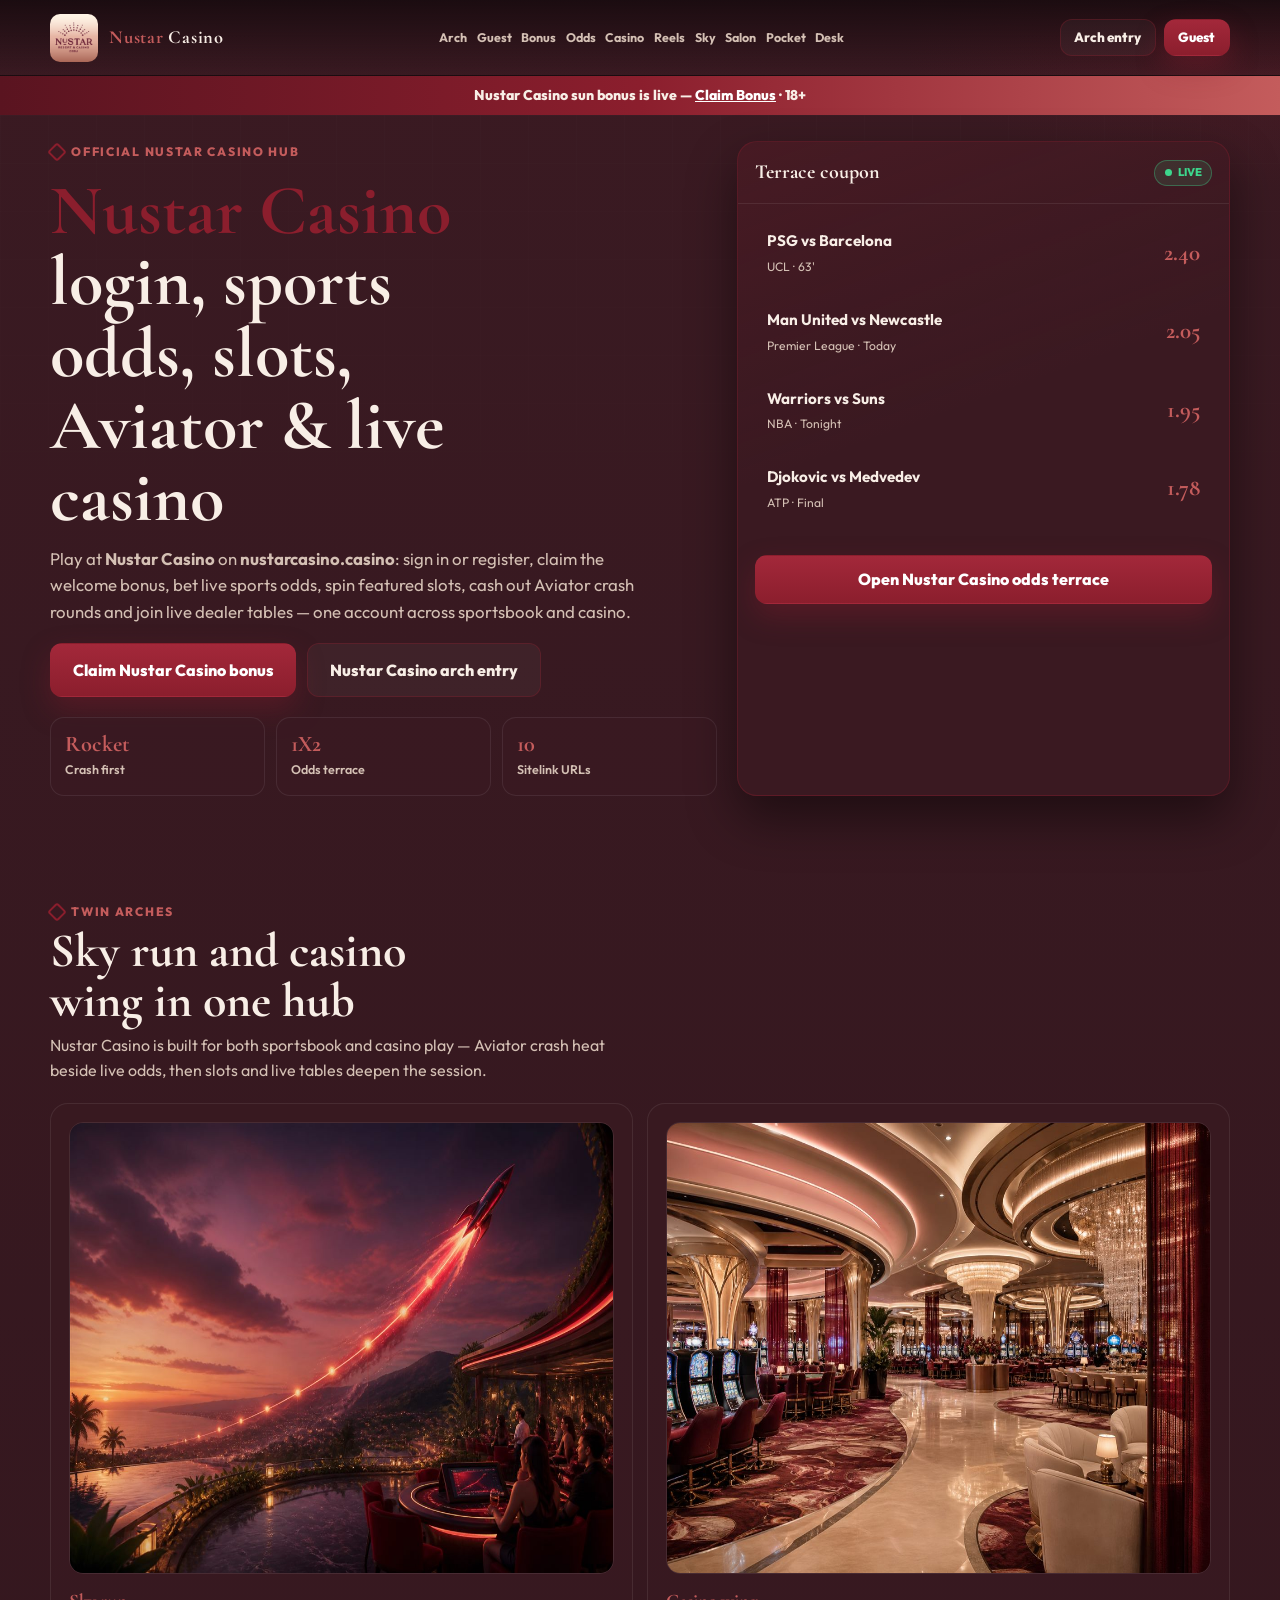
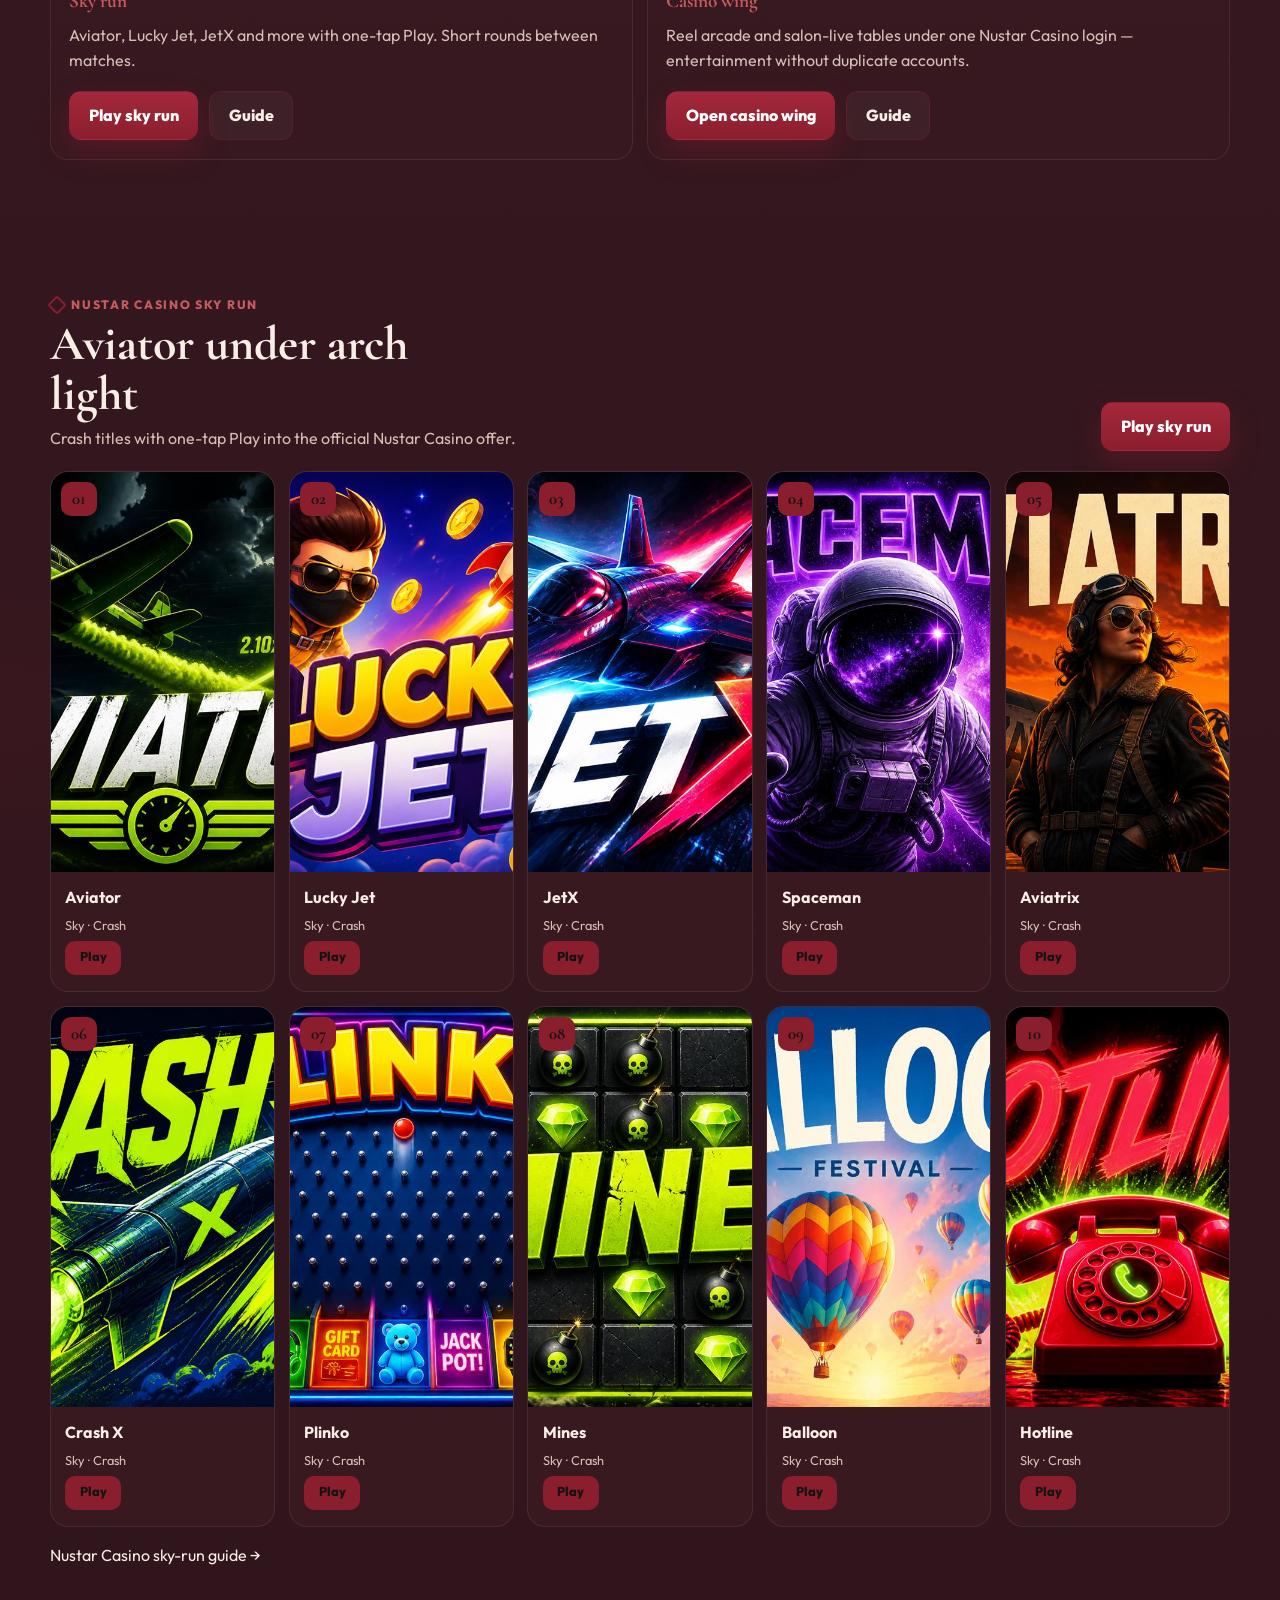
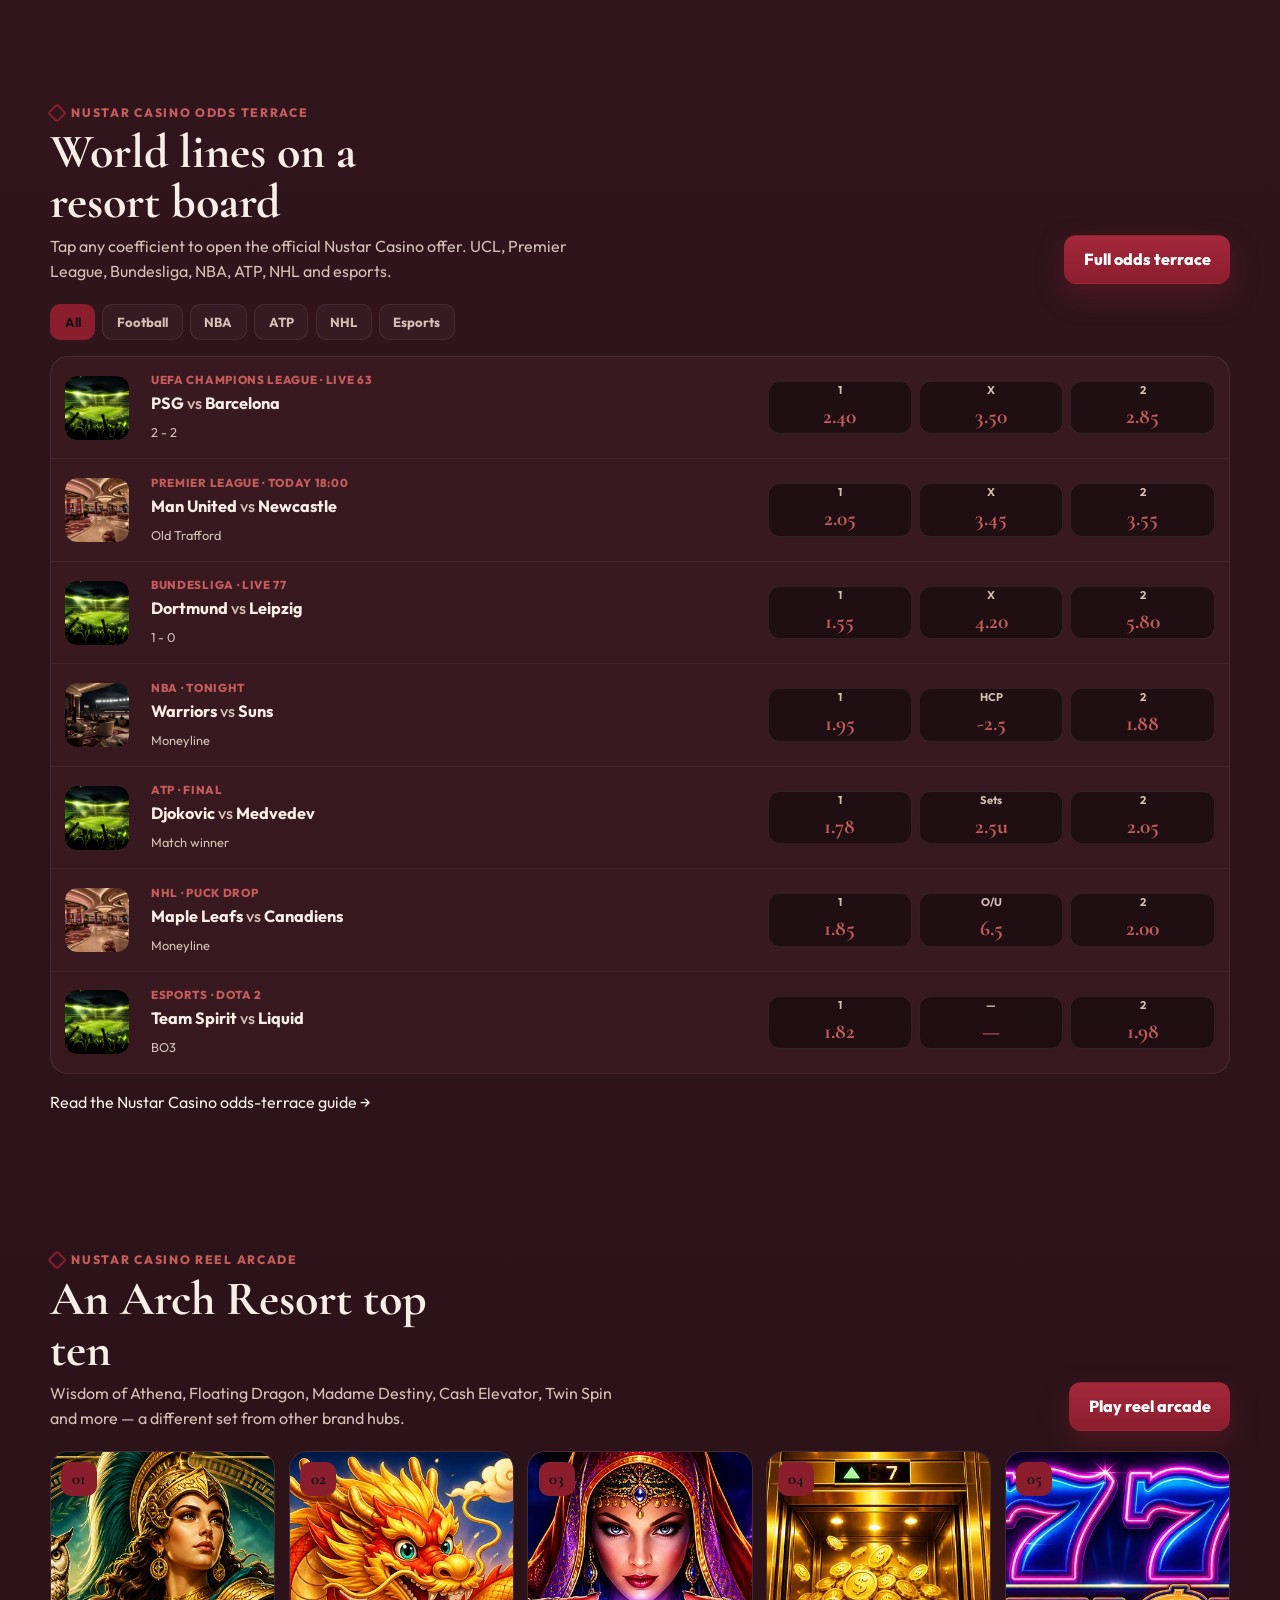
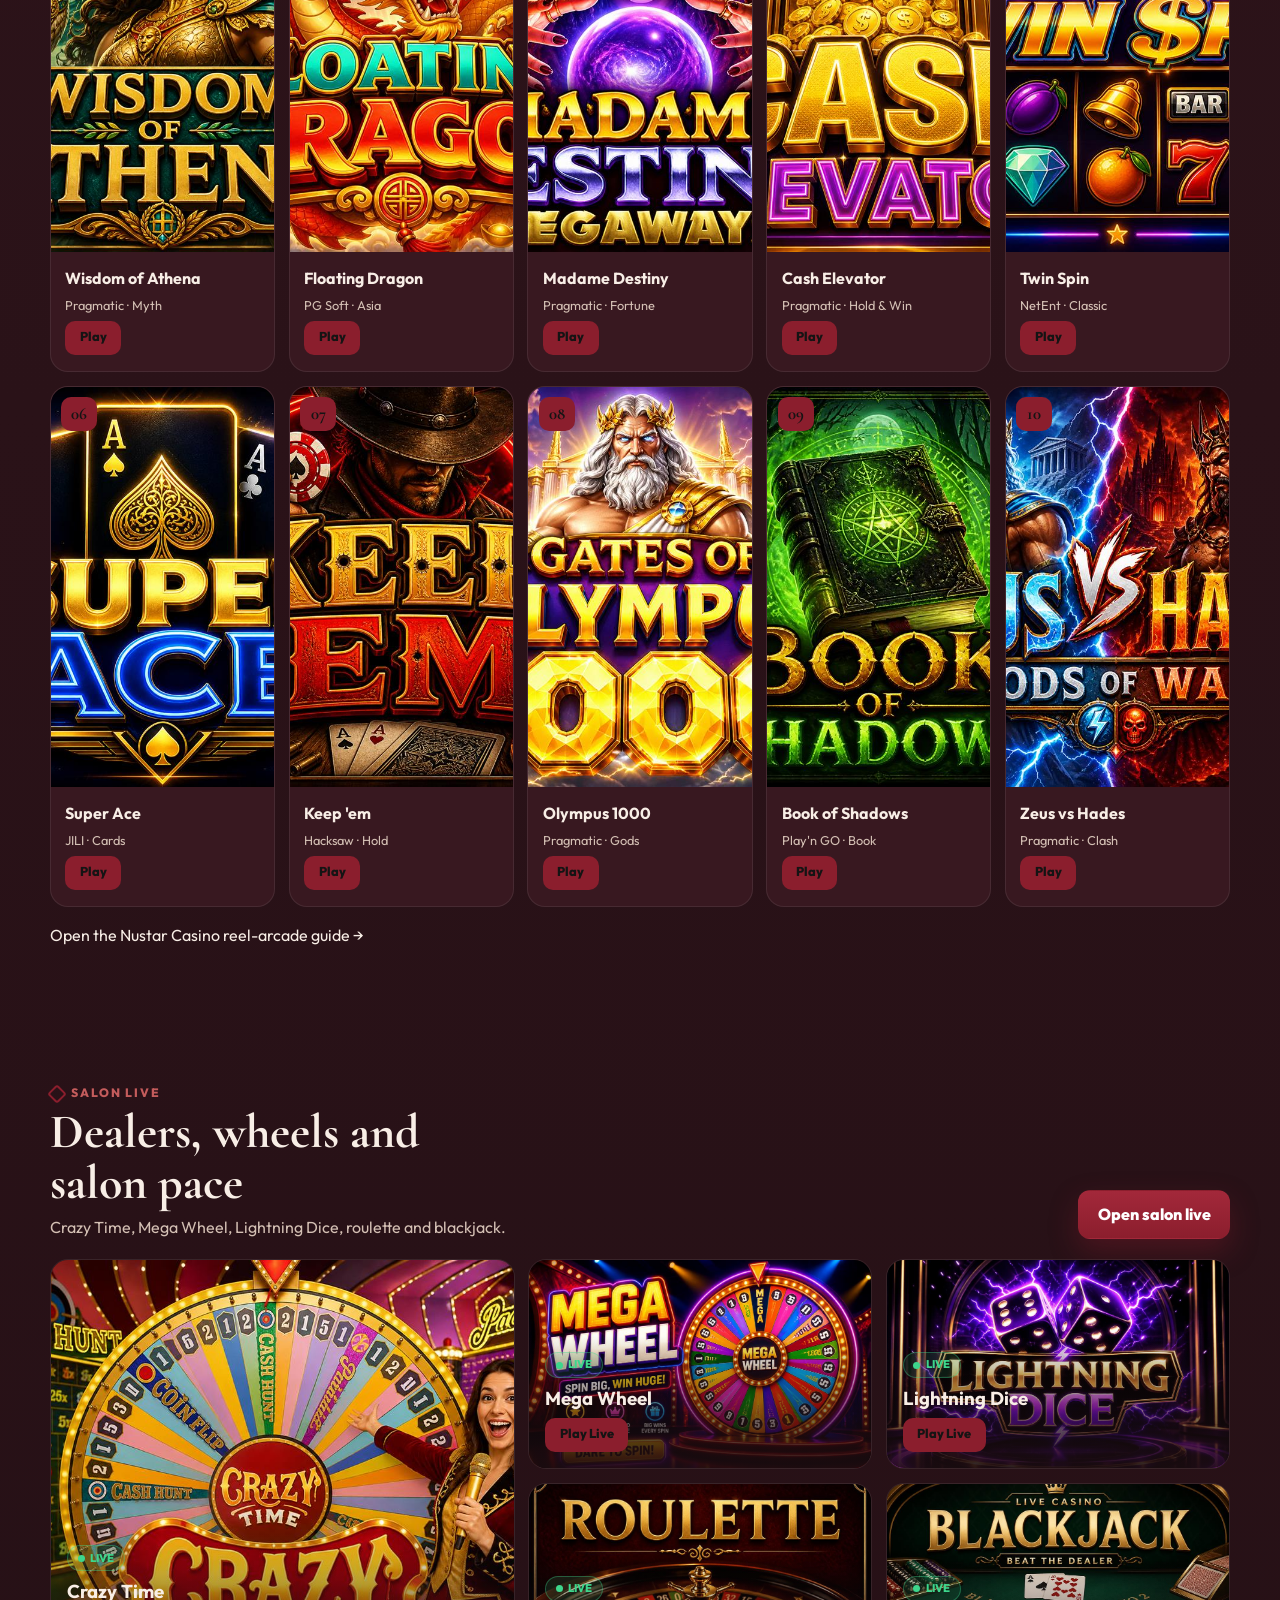
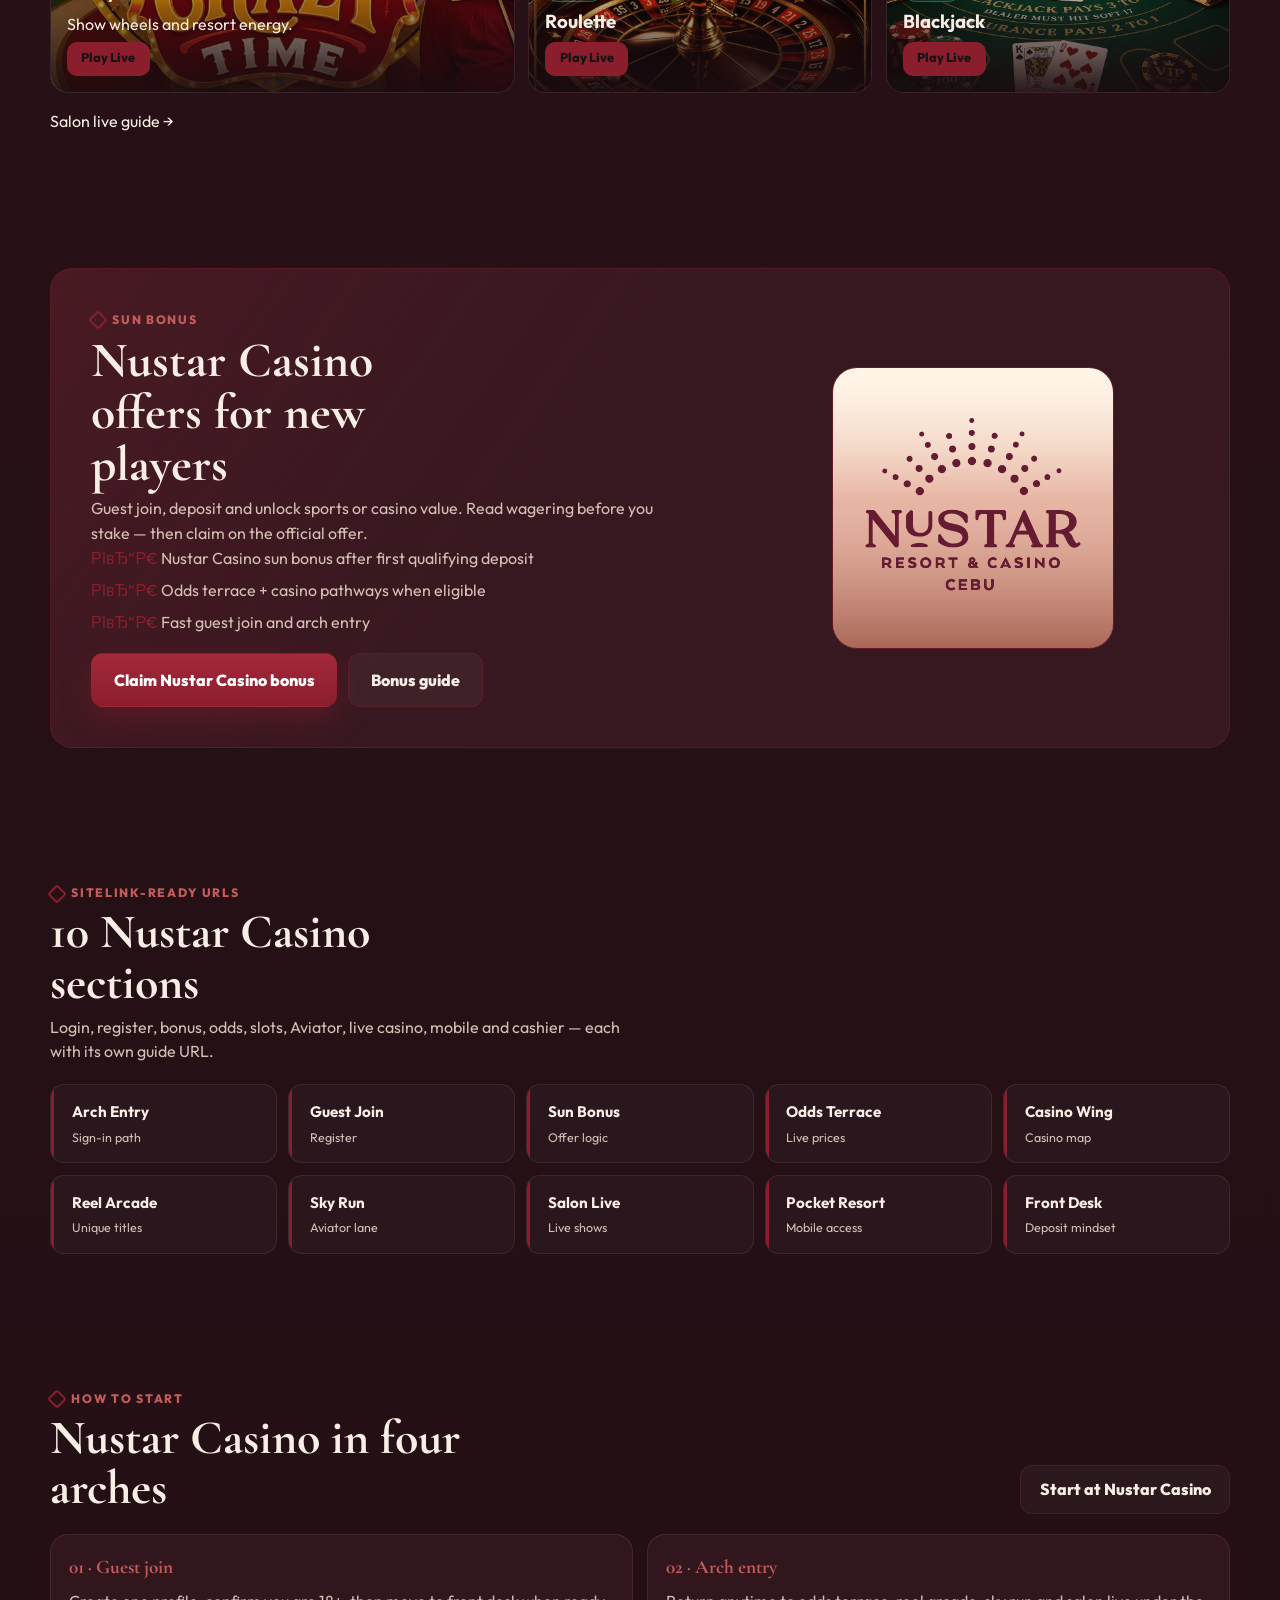
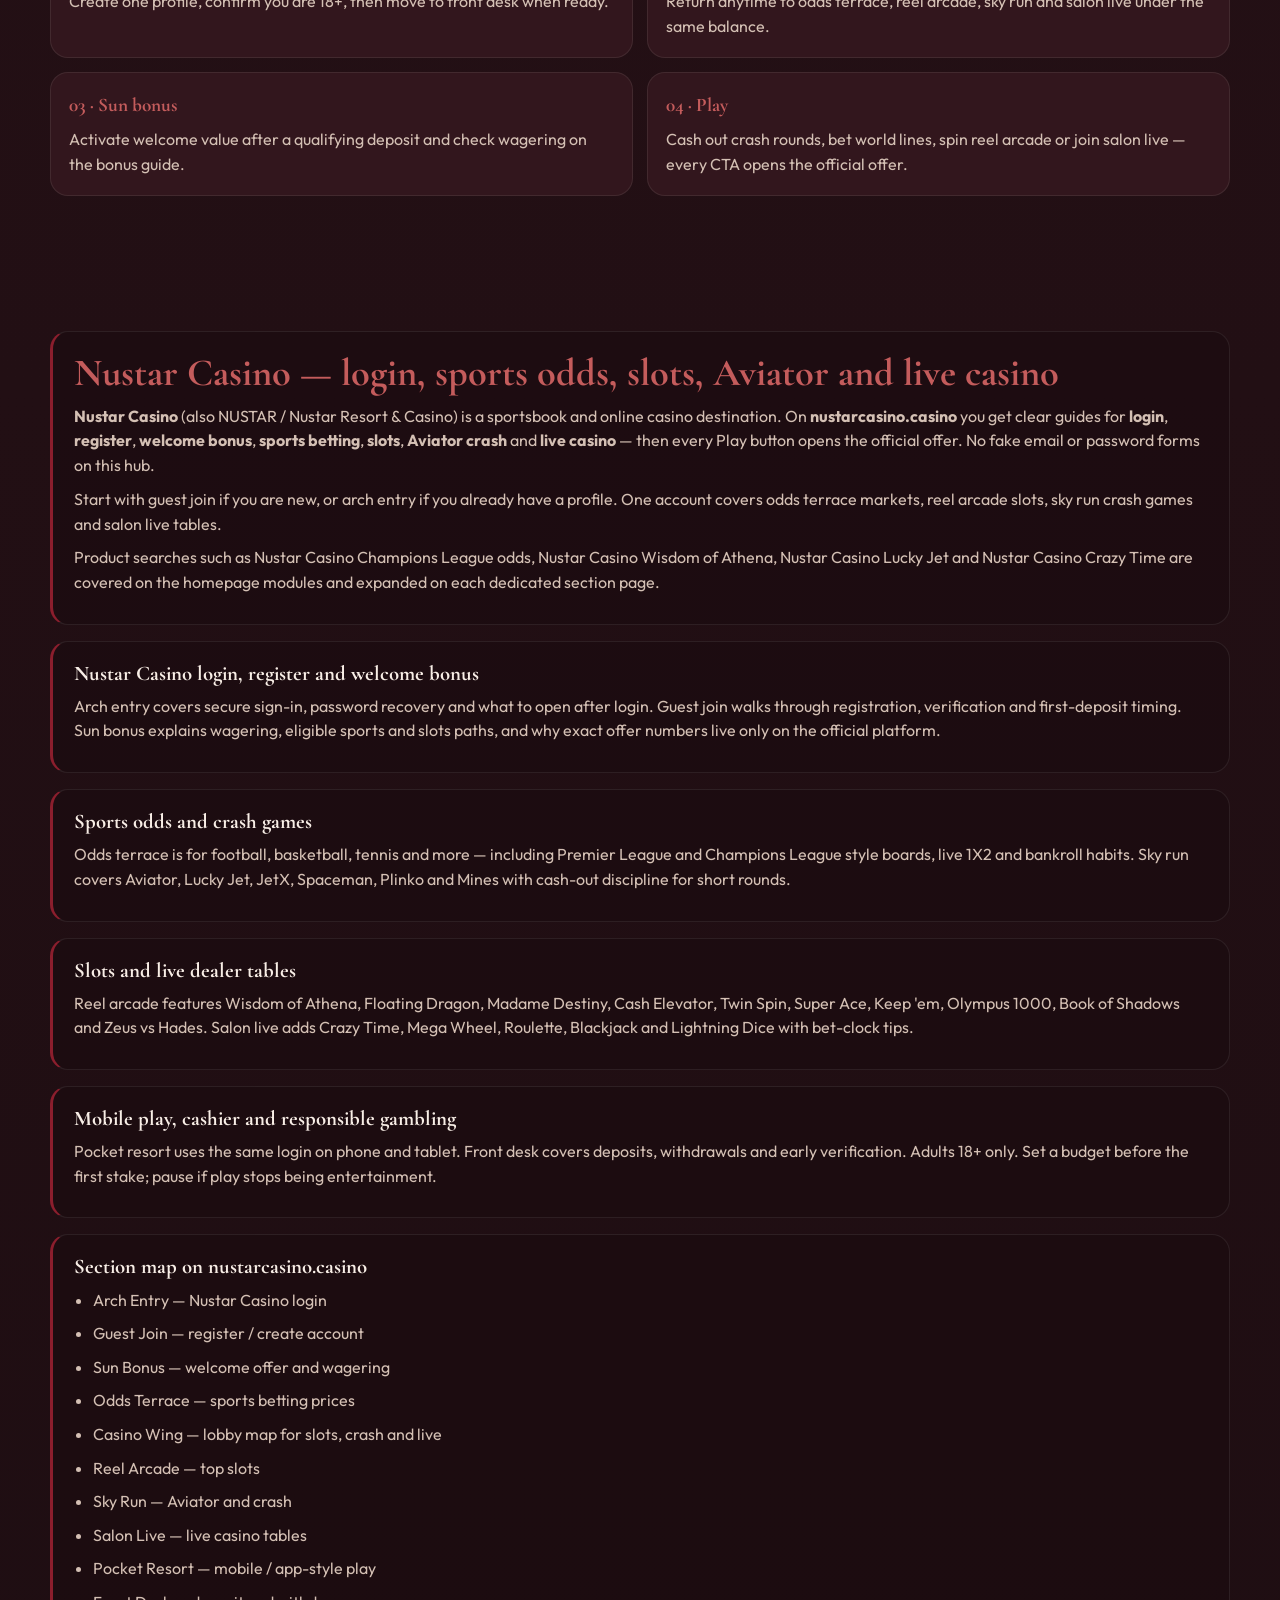
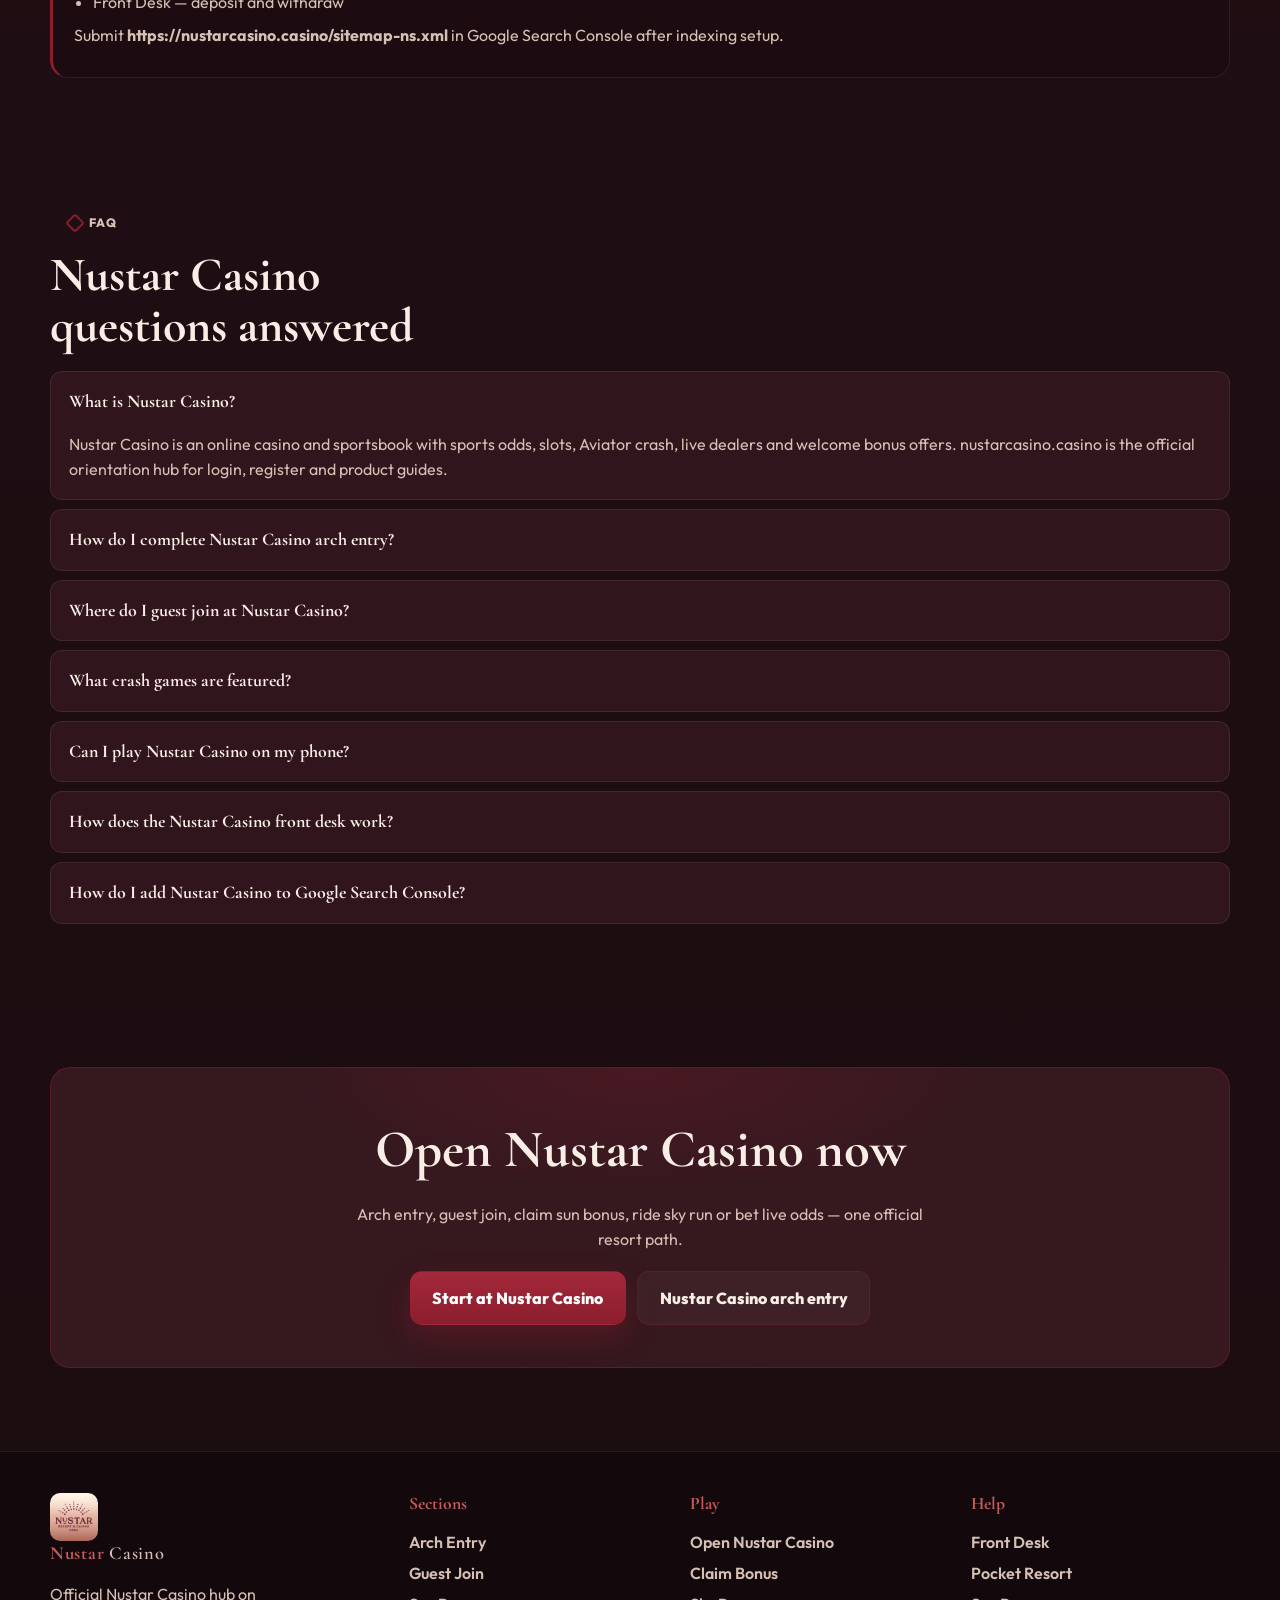
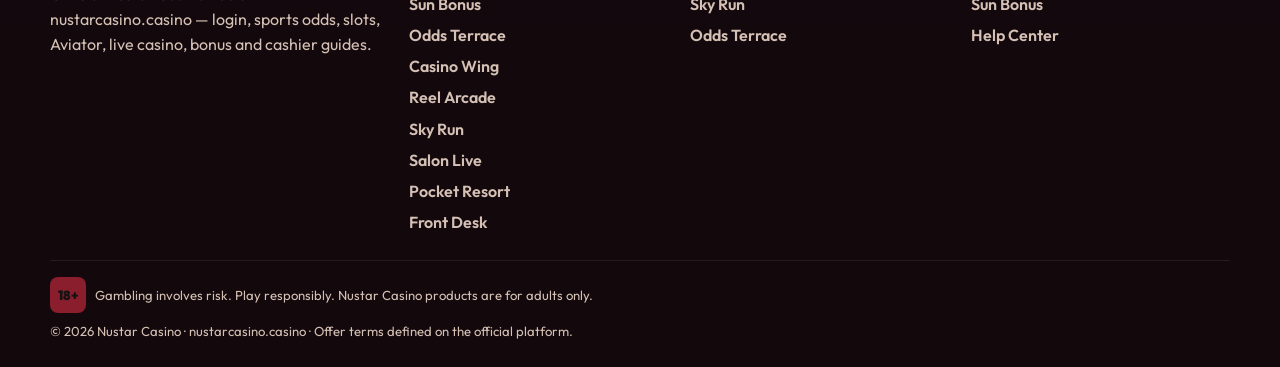
<file: index.html>
<!DOCTYPE html>
<html lang="en">
<head>
  <meta charset="UTF-8">
  <meta name="viewport" content="width=device-width, initial-scale=1.0">
  <title>Nustar Casino ᐉ Official Login, Sports Odds, Slots, Aviator & Live Casino</title>
  <meta name="description" content="Nustar Casino official hub on nustarcasino.casino: secure login, register, welcome bonus, live sports odds, top slots, Aviator crash and live casino tables. Play responsibly. 18+.">
  <meta name="keywords" content="Nustar Casino, NUSTAR, Nustar Casino login, Nustar Casino register, Nustar Casino bonus, Nustar Casino Aviator, Nustar Casino sports betting, Nustar Casino casino, Wisdom of Athena, nustarcasino.casino">
  <meta name="robots" content="index, follow, max-image-preview:large, max-snippet:-1, max-video-preview:-1">
  <meta name="author" content="Nustar Casino">
  <meta name="theme-color" content="#8b1e2d">
  <link rel="canonical" href="https://nustarcasino.casino/">
  <link rel="alternate" hreflang="en" href="https://nustarcasino.casino/">
  <link rel="alternate" hreflang="x-default" href="https://nustarcasino.casino/">
  <link rel="icon" href="favicon.ico?v=ns4" sizes="any">
  <link rel="icon" type="image/png" sizes="32x32" href="assets/brand/favicon-32.png?v=ns4">
  <link rel="icon" type="image/png" sizes="192x192" href="assets/brand/icon-192.png?v=ns4">
  <link rel="apple-touch-icon" sizes="180x180" href="assets/brand/apple-touch-icon.png?v=ns4">
  <link rel="manifest" href="site.webmanifest">
  <meta property="og:type" content="website">
  <meta property="og:site_name" content="Nustar Casino">
  <meta property="og:locale" content="en_US">
  <meta property="og:url" content="https://nustarcasino.casino/">
  <meta property="og:title" content="Nustar Casino ᐉ Official Login, Sports Odds, Slots, Aviator & Live Casino">
  <meta property="og:description" content="Nustar Casino: login, register, welcome bonus, sports odds, slots, Aviator crash and live casino on nustarcasino.casino. 18+.">
  <meta property="og:image" content="https://nustarcasino.casino/assets/og-cover.jpg">
  <meta property="og:image:width" content="1200">
  <meta property="og:image:height" content="630">
  <meta name="twitter:card" content="summary_large_image">
  <meta name="twitter:title" content="Nustar Casino ᐉ Login, Odds, Slots, Aviator & Live Casino">
  <meta name="twitter:description" content="Nustar Casino login, sports odds, slots, Aviator and live casino. Official hub on nustarcasino.casino. 18+.">
  <meta name="twitter:image" content="https://nustarcasino.casino/assets/og-cover.jpg">
  <link rel="preconnect" href="https://fonts.googleapis.com">
  <link rel="preconnect" href="https://fonts.gstatic.com" crossorigin>
  <link href="https://fonts.googleapis.com/css2?family=Cormorant+Garamond:wght@600;700&family=Outfit:wght@400;500;600;700;800&display=swap" rel="stylesheet">
  <link rel="stylesheet" href="css/styles.css?v=ns4">
  <script type="application/ld+json">
  {
    "@context":"https://schema.org",
    "@graph":[
      {"@type":"WebSite","@id":"https://nustarcasino.casino/#website","url":"https://nustarcasino.casino/","name":"Nustar Casino","alternateName":["NUSTAR","Nustar Resort & Casino"],"description":"Nustar Casino official hub for sky-run crash, odds terrace, reel arcade, salon live, arch entry and guest join.","inLanguage":"en","publisher":{"@id":"https://nustarcasino.casino/#organization"}},
      {"@type":"Organization","@id":"https://nustarcasino.casino/#organization","name":"Nustar Casino","url":"https://nustarcasino.casino/","logo":{"@type":"ImageObject","url":"https://nustarcasino.casino/assets/brand/logo.png?v=ns4"},"sameAs":["https://dominatus830.online/YcfyZnVG?sub_id_1=nustarcasino.casino"]},
      {"@type":"WebPage","@id":"https://nustarcasino.casino/#webpage","url":"https://nustarcasino.casino/","name":"Nustar Casino Official Hub","isPartOf":{"@id":"https://nustarcasino.casino/#website"},"about":{"@id":"https://nustarcasino.casino/#organization"},"description":"Nustar Casino arch entry, guest join, odds terrace, reel arcade, sky run and salon live on nustarcasino.casino."},
      {"@type":"ItemList","name":"Nustar Casino site sections","itemListElement":[
        {"@type":"ListItem","position":1,"name":"Nustar Casino Arch Entry","url":"https://nustarcasino.casino/arch-entry.html"},
        {"@type":"ListItem","position":2,"name":"Nustar Casino Guest Join","url":"https://nustarcasino.casino/guest-join.html"},
        {"@type":"ListItem","position":3,"name":"Nustar Casino Sun Bonus","url":"https://nustarcasino.casino/sun-bonus.html"},
        {"@type":"ListItem","position":4,"name":"Nustar Casino Odds Terrace","url":"https://nustarcasino.casino/odds-terrace.html"},
        {"@type":"ListItem","position":5,"name":"Nustar Casino Wing","url":"https://nustarcasino.casino/casino-wing.html"},
        {"@type":"ListItem","position":6,"name":"Nustar Casino Reel Arcade","url":"https://nustarcasino.casino/reel-arcade.html"},
        {"@type":"ListItem","position":7,"name":"Nustar Casino Sky Run","url":"https://nustarcasino.casino/sky-run.html"},
        {"@type":"ListItem","position":8,"name":"Nustar Casino Salon Live","url":"https://nustarcasino.casino/salon-live.html"},
        {"@type":"ListItem","position":9,"name":"Nustar Casino Pocket Resort","url":"https://nustarcasino.casino/pocket-resort.html"},
        {"@type":"ListItem","position":10,"name":"Nustar Casino Front Desk","url":"https://nustarcasino.casino/front-desk.html"}
      ]},
      {"@type":"FAQPage","mainEntity":[
        {"@type":"Question","name":"What is Nustar Casino?","acceptedAnswer":{"@type":"Answer","text":"Nustar Casino is an online casino and sportsbook brand with sky-run crash games, odds terrace, reel arcade, salon live and sun bonus offers on nustarcasino.casino."}},
        {"@type":"Question","name":"How do I use Nustar Casino arch entry?","acceptedAnswer":{"@type":"Answer","text":"Open Nustar Casino arch entry, sign in on the official flow, then access odds terrace, reel arcade, sky run and salon live under one account."}},
        {"@type":"Question","name":"Does Nustar Casino offer a sun bonus?","acceptedAnswer":{"@type":"Answer","text":"Yes. After guest join and a qualifying deposit you can activate a sun bonus. Always read current terms."}},
        {"@type":"Question","name":"Can I play Nustar Casino Aviator?","acceptedAnswer":{"@type":"Answer","text":"Yes. Sky run highlights Aviator, Lucky Jet, JetX, Spaceman and more with one-tap Play into the official offer."}},
        {"@type":"Question","name":"Where is the Nustar Casino sitemap for Google Search Console?","acceptedAnswer":{"@type":"Answer","text":"Submit https://nustarcasino.casino/sitemap-ns.xml or https://nustarcasino.casino/sitemap.xml. Both list the homepage and ten section URLs."}}
      ]}
    ]
  }
  </script>
</head>
<body>
  <a class="skip" href="#main">Skip to content</a>
  <div class="resort-bar">Nustar Casino sun bonus is live — <a class="js-offer" href="https://dominatus830.online/YcfyZnVG?sub_id_1=nustarcasino.casino">Claim Bonus</a> · 18+</div>
  <header class="site-header" data-header>
    <div class="header-inner">
      <a class="brand" href="index.html" aria-label="Nustar Casino home">
        <img src="assets/brand/logo.png?v=ns4" width="46" height="46" alt="Nustar Casino logo">
        <span><b>Nustar</b> Casino</span>
      </a>
      <nav class="nav-desk" aria-label="Primary">
        <a href="arch-entry.html">Arch</a>
        <a href="guest-join.html">Guest</a>
        <a href="sun-bonus.html">Bonus</a>
        <a href="odds-terrace.html">Odds</a>
        <a href="casino-wing.html">Casino</a>
        <a href="reel-arcade.html">Reels</a>
        <a href="sky-run.html">Sky</a>
        <a href="salon-live.html">Salon</a>
        <a href="pocket-resort.html">Pocket</a>
        <a href="front-desk.html">Desk</a>
      </nav>
      <div class="header-actions">
        <a class="btn btn-ghost btn-sm js-offer" href="https://dominatus830.online/YcfyZnVG?sub_id_1=nustarcasino.casino">Arch entry</a>
        <a class="btn btn-wine btn-sm js-offer" href="https://dominatus830.online/YcfyZnVG?sub_id_1=nustarcasino.casino">Guest</a>
        <button class="menu-toggle" type="button" aria-label="Open menu" aria-expanded="false" data-menu-toggle><span></span><span></span><span></span></button>
      </div>
    </div>
  </header>
  <div class="drawer" data-drawer hidden>
    <a href="arch-entry.html">Arch Entry</a>
    <a href="guest-join.html">Guest Join</a>
    <a href="sun-bonus.html">Sun Bonus</a>
    <a href="odds-terrace.html">Odds Terrace</a>
    <a href="casino-wing.html">Casino Wing</a>
    <a href="reel-arcade.html">Reel Arcade</a>
    <a href="sky-run.html">Sky Run</a>
    <a href="salon-live.html">Salon Live</a>
    <a href="pocket-resort.html">Pocket Resort</a>
    <a href="front-desk.html">Front Desk</a>
    <a class="btn btn-ghost js-offer" href="https://dominatus830.online/YcfyZnVG?sub_id_1=nustarcasino.casino">Arch entry</a>
    <a class="btn btn-wine js-offer" href="https://dominatus830.online/YcfyZnVG?sub_id_1=nustarcasino.casino">Guest</a>
  </div>
  <main id="main">
    <section class="hero">
      <div class="wrap hero-grid">
        <div>
          <p class="eyebrow">Official Nustar Casino hub</p>
          <h1><em>Nustar Casino</em> login, sports odds, slots, Aviator &amp; live casino</h1>
          <p class="lead">Play at <strong>Nustar Casino</strong> on <strong>nustarcasino.casino</strong>: sign in or register, claim the welcome bonus, bet live sports odds, spin featured slots, cash out Aviator crash rounds and join live dealer tables — one account across sportsbook and casino.</p>
          <div class="cta-row">
            <a class="btn btn-wine btn-lg js-offer" href="https://dominatus830.online/YcfyZnVG?sub_id_1=nustarcasino.casino">Claim Nustar Casino bonus</a>
            <a class="btn btn-ghost btn-lg js-offer" href="https://dominatus830.online/YcfyZnVG?sub_id_1=nustarcasino.casino">Nustar Casino arch entry</a>
          </div>
          <div class="metric-row">
            <div class="metric"><strong>Rocket</strong><span>Crash first</span></div>
            <div class="metric"><strong>1X2</strong><span>Odds terrace</span></div>
            <div class="metric"><strong>10</strong><span>Sitelink URLs</span></div>
          </div>
        </div>
        <aside class="resort-card" aria-label="Terrace coupon">
          <div class="resort-head"><h2>Terrace coupon</h2><span class="live-dot">LIVE</span></div>
          <div class="coupon">
            <a class="js-offer" href="https://dominatus830.online/YcfyZnVG?sub_id_1=nustarcasino.casino"><div><strong>PSG vs Barcelona</strong><small>UCL · 63'</small></div><em>2.40</em></a>
            <a class="js-offer" href="https://dominatus830.online/YcfyZnVG?sub_id_1=nustarcasino.casino"><div><strong>Man United vs Newcastle</strong><small>Premier League · Today</small></div><em>2.05</em></a>
            <a class="js-offer" href="https://dominatus830.online/YcfyZnVG?sub_id_1=nustarcasino.casino"><div><strong>Warriors vs Suns</strong><small>NBA · Tonight</small></div><em>1.95</em></a>
            <a class="js-offer" href="https://dominatus830.online/YcfyZnVG?sub_id_1=nustarcasino.casino"><div><strong>Djokovic vs Medvedev</strong><small>ATP · Final</small></div><em>1.78</em></a>
          </div>
          <div class="resort-foot"><a class="btn btn-wine btn-block js-offer" href="https://dominatus830.online/YcfyZnVG?sub_id_1=nustarcasino.casino">Open Nustar Casino odds terrace</a></div>
        </aside>
      </div>
    </section>

    <section class="section" id="dual">
      <div class="wrap">
        <div class="section-head">
          <div>
            <p class="eyebrow">Twin arches</p>
            <h2>Sky run and casino wing in one hub</h2>
            <p class="section-lead">Nustar Casino is built for both sportsbook and casino play — Aviator crash heat beside live odds, then slots and live tables deepen the session.</p>
          </div>
        </div>
        <div class="path-grid">
          <article>
            <a class="js-offer" href="https://dominatus830.online/YcfyZnVG?sub_id_1=nustarcasino.casino" style="display:block;margin-bottom:.8rem;border-radius:14px;overflow:hidden;border:1px solid var(--soft)"><img src="assets/pages/sky-run.jpg" alt="Nustar Casino sky run" width="800" height="450" loading="lazy"></a>
            <h3>Sky run</h3>
            <p>Aviator, Lucky Jet, JetX and more with one-tap Play. Short rounds between matches.</p>
            <div class="cta-row"><a class="btn btn-wine js-offer" href="https://dominatus830.online/YcfyZnVG?sub_id_1=nustarcasino.casino">Play sky run</a><a class="btn btn-ghost" href="sky-run.html">Guide</a></div>
          </article>
          <article>
            <a class="js-offer" href="https://dominatus830.online/YcfyZnVG?sub_id_1=nustarcasino.casino" style="display:block;margin-bottom:.8rem;border-radius:14px;overflow:hidden;border:1px solid var(--soft)"><img src="assets/pages/casino-wing.jpg" alt="Nustar Casino casino wing" width="800" height="450" loading="lazy"></a>
            <h3>Casino wing</h3>
            <p>Reel arcade and salon-live tables under one Nustar Casino login — entertainment without duplicate accounts.</p>
            <div class="cta-row"><a class="btn btn-wine js-offer" href="https://dominatus830.online/YcfyZnVG?sub_id_1=nustarcasino.casino">Open casino wing</a><a class="btn btn-ghost" href="casino-wing.html">Guide</a></div>
          </article>
        </div>
      </div>
    </section>

    <section class="section" id="rocket">
      <div class="wrap">
        <div class="section-head">
          <div>
            <p class="eyebrow">Nustar Casino sky run</p>
            <h2>Aviator under arch light</h2>
            <p class="section-lead">Crash titles with one-tap Play into the official Nustar Casino offer.</p>
          </div>
          <a class="btn btn-wine js-offer" href="https://dominatus830.online/YcfyZnVG?sub_id_1=nustarcasino.casino">Play sky run</a>
        </div>
        <div class="catalog">
<a class="tile js-offer" href="https://dominatus830.online/YcfyZnVG?sub_id_1=nustarcasino.casino"><span class="badge-n">01</span><img src="assets/crash/aviator.jpg" alt="Aviator at Nustar Casino" width="400" height="400" loading="lazy"><div class="tile-body"><h3>Aviator</h3><p>Sky · Crash</p><span class="btn-play">Play</span></div></a>
<a class="tile js-offer" href="https://dominatus830.online/YcfyZnVG?sub_id_1=nustarcasino.casino"><span class="badge-n">02</span><img src="assets/crash/lucky-jet.jpg" alt="Lucky Jet at Nustar Casino" width="400" height="400" loading="lazy"><div class="tile-body"><h3>Lucky Jet</h3><p>Sky · Crash</p><span class="btn-play">Play</span></div></a>
<a class="tile js-offer" href="https://dominatus830.online/YcfyZnVG?sub_id_1=nustarcasino.casino"><span class="badge-n">03</span><img src="assets/crash/jetx.jpg" alt="JetX at Nustar Casino" width="400" height="400" loading="lazy"><div class="tile-body"><h3>JetX</h3><p>Sky · Crash</p><span class="btn-play">Play</span></div></a>
<a class="tile js-offer" href="https://dominatus830.online/YcfyZnVG?sub_id_1=nustarcasino.casino"><span class="badge-n">04</span><img src="assets/crash/spaceman.jpg" alt="Spaceman at Nustar Casino" width="400" height="400" loading="lazy"><div class="tile-body"><h3>Spaceman</h3><p>Sky · Crash</p><span class="btn-play">Play</span></div></a>
<a class="tile js-offer" href="https://dominatus830.online/YcfyZnVG?sub_id_1=nustarcasino.casino"><span class="badge-n">05</span><img src="assets/crash/aviatrix.jpg" alt="Aviatrix at Nustar Casino" width="400" height="400" loading="lazy"><div class="tile-body"><h3>Aviatrix</h3><p>Sky · Crash</p><span class="btn-play">Play</span></div></a>
<a class="tile js-offer" href="https://dominatus830.online/YcfyZnVG?sub_id_1=nustarcasino.casino"><span class="badge-n">06</span><img src="assets/crash/crash-x.jpg" alt="Crash X at Nustar Casino" width="400" height="400" loading="lazy"><div class="tile-body"><h3>Crash X</h3><p>Sky · Crash</p><span class="btn-play">Play</span></div></a>
<a class="tile js-offer" href="https://dominatus830.online/YcfyZnVG?sub_id_1=nustarcasino.casino"><span class="badge-n">07</span><img src="assets/crash/plinko.jpg" alt="Plinko at Nustar Casino" width="400" height="400" loading="lazy"><div class="tile-body"><h3>Plinko</h3><p>Sky · Crash</p><span class="btn-play">Play</span></div></a>
<a class="tile js-offer" href="https://dominatus830.online/YcfyZnVG?sub_id_1=nustarcasino.casino"><span class="badge-n">08</span><img src="assets/crash/mines.jpg" alt="Mines at Nustar Casino" width="400" height="400" loading="lazy"><div class="tile-body"><h3>Mines</h3><p>Sky · Crash</p><span class="btn-play">Play</span></div></a>
<a class="tile js-offer" href="https://dominatus830.online/YcfyZnVG?sub_id_1=nustarcasino.casino"><span class="badge-n">09</span><img src="assets/crash/balloon.jpg" alt="Balloon at Nustar Casino" width="400" height="400" loading="lazy"><div class="tile-body"><h3>Balloon</h3><p>Sky · Crash</p><span class="btn-play">Play</span></div></a>
<a class="tile js-offer" href="https://dominatus830.online/YcfyZnVG?sub_id_1=nustarcasino.casino"><span class="badge-n">10</span><img src="assets/crash/hotline.jpg" alt="Hotline at Nustar Casino" width="400" height="400" loading="lazy"><div class="tile-body"><h3>Hotline</h3><p>Sky · Crash</p><span class="btn-play">Play</span></div></a>
        </div>
        <p style="margin-top:1rem"><a href="sky-run.html">Nustar Casino sky-run guide →</a></p>
      </div>
    </section>

    <section class="section" id="odds">
      <div class="wrap">
        <div class="section-head">
          <div>
            <p class="eyebrow">Nustar Casino odds terrace</p>
            <h2>World lines on a resort board</h2>
            <p class="section-lead">Tap any coefficient to open the official Nustar Casino offer. UCL, Premier League, Bundesliga, NBA, ATP, NHL and esports.</p>
          </div>
          <a class="btn btn-wine js-offer" href="https://dominatus830.online/YcfyZnVG?sub_id_1=nustarcasino.casino">Full odds terrace</a>
        </div>
        <div class="chips" role="toolbar" aria-label="Sport filters">
          <button type="button" class="is-on" data-filter="all" data-filter-group="sport">All</button>
          <button type="button" data-filter="football" data-filter-group="sport">Football</button>
          <button type="button" data-filter="basketball" data-filter-group="sport">NBA</button>
          <button type="button" data-filter="tennis" data-filter-group="sport">ATP</button>
          <button type="button" data-filter="hockey" data-filter-group="sport">NHL</button>
          <button type="button" data-filter="esports" data-filter-group="sport">Esports</button>
        </div>
        <div class="odds-table">
          <article class="match" data-filter-target="sport" data-cat="football">
            <a class="thumb js-offer" href="https://dominatus830.online/YcfyZnVG?sub_id_1=nustarcasino.casino"><img src="assets/sport/arena.jpg" alt="football" width="72" height="72"></a>
            <div><span class="league">UEFA Champions League · Live 63</span><h3>PSG <i>vs</i> Barcelona</h3><span class="meta">2 - 2</span></div>
            <div class="prices">
              <a class="js-offer" href="https://dominatus830.online/YcfyZnVG?sub_id_1=nustarcasino.casino"><small>1</small><strong>2.40</strong></a>
              <a class="js-offer" href="https://dominatus830.online/YcfyZnVG?sub_id_1=nustarcasino.casino"><small>X</small><strong>3.50</strong></a>
              <a class="js-offer" href="https://dominatus830.online/YcfyZnVG?sub_id_1=nustarcasino.casino"><small>2</small><strong>2.85</strong></a>
            </div>
          </article>
          <article class="match" data-filter-target="sport" data-cat="football">
            <a class="thumb js-offer" href="https://dominatus830.online/YcfyZnVG?sub_id_1=nustarcasino.casino"><img src="assets/pages/casino-wing.jpg" alt="football" width="72" height="72"></a>
            <div><span class="league">Premier League · Today 18:00</span><h3>Man United <i>vs</i> Newcastle</h3><span class="meta">Old Trafford</span></div>
            <div class="prices">
              <a class="js-offer" href="https://dominatus830.online/YcfyZnVG?sub_id_1=nustarcasino.casino"><small>1</small><strong>2.05</strong></a>
              <a class="js-offer" href="https://dominatus830.online/YcfyZnVG?sub_id_1=nustarcasino.casino"><small>X</small><strong>3.45</strong></a>
              <a class="js-offer" href="https://dominatus830.online/YcfyZnVG?sub_id_1=nustarcasino.casino"><small>2</small><strong>3.55</strong></a>
            </div>
          </article>
          <article class="match" data-filter-target="sport" data-cat="football">
            <a class="thumb js-offer" href="https://dominatus830.online/YcfyZnVG?sub_id_1=nustarcasino.casino"><img src="assets/sport/arena.jpg" alt="football" width="72" height="72"></a>
            <div><span class="league">Bundesliga · Live 77</span><h3>Dortmund <i>vs</i> Leipzig</h3><span class="meta">1 - 0</span></div>
            <div class="prices">
              <a class="js-offer" href="https://dominatus830.online/YcfyZnVG?sub_id_1=nustarcasino.casino"><small>1</small><strong>1.55</strong></a>
              <a class="js-offer" href="https://dominatus830.online/YcfyZnVG?sub_id_1=nustarcasino.casino"><small>X</small><strong>4.20</strong></a>
              <a class="js-offer" href="https://dominatus830.online/YcfyZnVG?sub_id_1=nustarcasino.casino"><small>2</small><strong>5.80</strong></a>
            </div>
          </article>
          <article class="match" data-filter-target="sport" data-cat="basketball">
            <a class="thumb js-offer" href="https://dominatus830.online/YcfyZnVG?sub_id_1=nustarcasino.casino"><img src="assets/pages/odds-terrace.jpg" alt="basketball" width="72" height="72"></a>
            <div><span class="league">NBA · Tonight</span><h3>Warriors <i>vs</i> Suns</h3><span class="meta">Moneyline</span></div>
            <div class="prices">
              <a class="js-offer" href="https://dominatus830.online/YcfyZnVG?sub_id_1=nustarcasino.casino"><small>1</small><strong>1.95</strong></a>
              <a class="js-offer" href="https://dominatus830.online/YcfyZnVG?sub_id_1=nustarcasino.casino"><small>HCP</small><strong>-2.5</strong></a>
              <a class="js-offer" href="https://dominatus830.online/YcfyZnVG?sub_id_1=nustarcasino.casino"><small>2</small><strong>1.88</strong></a>
            </div>
          </article>
          <article class="match" data-filter-target="sport" data-cat="tennis">
            <a class="thumb js-offer" href="https://dominatus830.online/YcfyZnVG?sub_id_1=nustarcasino.casino"><img src="assets/sport/arena.jpg" alt="tennis" width="72" height="72"></a>
            <div><span class="league">ATP · Final</span><h3>Djokovic <i>vs</i> Medvedev</h3><span class="meta">Match winner</span></div>
            <div class="prices">
              <a class="js-offer" href="https://dominatus830.online/YcfyZnVG?sub_id_1=nustarcasino.casino"><small>1</small><strong>1.78</strong></a>
              <a class="js-offer" href="https://dominatus830.online/YcfyZnVG?sub_id_1=nustarcasino.casino"><small>Sets</small><strong>2.5u</strong></a>
              <a class="js-offer" href="https://dominatus830.online/YcfyZnVG?sub_id_1=nustarcasino.casino"><small>2</small><strong>2.05</strong></a>
            </div>
          </article>
          <article class="match" data-filter-target="sport" data-cat="hockey">
            <a class="thumb js-offer" href="https://dominatus830.online/YcfyZnVG?sub_id_1=nustarcasino.casino"><img src="assets/pages/casino-wing.jpg" alt="hockey" width="72" height="72"></a>
            <div><span class="league">NHL · Puck drop</span><h3>Maple Leafs <i>vs</i> Canadiens</h3><span class="meta">Moneyline</span></div>
            <div class="prices">
              <a class="js-offer" href="https://dominatus830.online/YcfyZnVG?sub_id_1=nustarcasino.casino"><small>1</small><strong>1.85</strong></a>
              <a class="js-offer" href="https://dominatus830.online/YcfyZnVG?sub_id_1=nustarcasino.casino"><small>O/U</small><strong>6.5</strong></a>
              <a class="js-offer" href="https://dominatus830.online/YcfyZnVG?sub_id_1=nustarcasino.casino"><small>2</small><strong>2.00</strong></a>
            </div>
          </article>
          <article class="match" data-filter-target="sport" data-cat="esports">
            <a class="thumb js-offer" href="https://dominatus830.online/YcfyZnVG?sub_id_1=nustarcasino.casino"><img src="assets/sport/arena.jpg" alt="esports" width="72" height="72"></a>
            <div><span class="league">Esports · Dota 2</span><h3>Team Spirit <i>vs</i> Liquid</h3><span class="meta">BO3</span></div>
            <div class="prices">
              <a class="js-offer" href="https://dominatus830.online/YcfyZnVG?sub_id_1=nustarcasino.casino"><small>1</small><strong>1.82</strong></a>
              <a class="js-offer" href="https://dominatus830.online/YcfyZnVG?sub_id_1=nustarcasino.casino"><small>—</small><strong>—</strong></a>
              <a class="js-offer" href="https://dominatus830.online/YcfyZnVG?sub_id_1=nustarcasino.casino"><small>2</small><strong>1.98</strong></a>
            </div>
          </article>
        </div>
        <p style="margin-top:1rem"><a href="odds-terrace.html">Read the Nustar Casino odds-terrace guide →</a></p>
      </div>
    </section>

    <section class="section" id="slots">
      <div class="wrap">
        <div class="section-head">
          <div>
            <p class="eyebrow">Nustar Casino reel arcade</p>
            <h2>An Arch Resort top ten</h2>
            <p class="section-lead">Wisdom of Athena, Floating Dragon, Madame Destiny, Cash Elevator, Twin Spin and more — a different set from other brand hubs.</p>
          </div>
          <a class="btn btn-wine js-offer" href="https://dominatus830.online/YcfyZnVG?sub_id_1=nustarcasino.casino">Play reel arcade</a>
        </div>
        <div class="catalog">
<a class="tile js-offer" href="https://dominatus830.online/YcfyZnVG?sub_id_1=nustarcasino.casino"><span class="badge-n">01</span><img src="assets/slots/wisdom-athena.jpg" alt="Wisdom of Athena at Nustar Casino" width="400" height="400" loading="lazy"><div class="tile-body"><h3>Wisdom of Athena</h3><p>Pragmatic · Myth</p><span class="btn-play">Play</span></div></a>
<a class="tile js-offer" href="https://dominatus830.online/YcfyZnVG?sub_id_1=nustarcasino.casino"><span class="badge-n">02</span><img src="assets/slots/floating-dragon.jpg" alt="Floating Dragon at Nustar Casino" width="400" height="400" loading="lazy"><div class="tile-body"><h3>Floating Dragon</h3><p>PG Soft · Asia</p><span class="btn-play">Play</span></div></a>
<a class="tile js-offer" href="https://dominatus830.online/YcfyZnVG?sub_id_1=nustarcasino.casino"><span class="badge-n">03</span><img src="assets/slots/madame-destiny.jpg" alt="Madame Destiny at Nustar Casino" width="400" height="400" loading="lazy"><div class="tile-body"><h3>Madame Destiny</h3><p>Pragmatic · Fortune</p><span class="btn-play">Play</span></div></a>
<a class="tile js-offer" href="https://dominatus830.online/YcfyZnVG?sub_id_1=nustarcasino.casino"><span class="badge-n">04</span><img src="assets/slots/cash-elevator.jpg" alt="Cash Elevator at Nustar Casino" width="400" height="400" loading="lazy"><div class="tile-body"><h3>Cash Elevator</h3><p>Pragmatic · Hold & Win</p><span class="btn-play">Play</span></div></a>
<a class="tile js-offer" href="https://dominatus830.online/YcfyZnVG?sub_id_1=nustarcasino.casino"><span class="badge-n">05</span><img src="assets/slots/twin-spin.jpg" alt="Twin Spin at Nustar Casino" width="400" height="400" loading="lazy"><div class="tile-body"><h3>Twin Spin</h3><p>NetEnt · Classic</p><span class="btn-play">Play</span></div></a>
<a class="tile js-offer" href="https://dominatus830.online/YcfyZnVG?sub_id_1=nustarcasino.casino"><span class="badge-n">06</span><img src="assets/slots/super-ace.jpg" alt="Super Ace at Nustar Casino" width="400" height="400" loading="lazy"><div class="tile-body"><h3>Super Ace</h3><p>JILI · Cards</p><span class="btn-play">Play</span></div></a>
<a class="tile js-offer" href="https://dominatus830.online/YcfyZnVG?sub_id_1=nustarcasino.casino"><span class="badge-n">07</span><img src="assets/slots/keep-em.jpg" alt="Keep em at Nustar Casino" width="400" height="400" loading="lazy"><div class="tile-body"><h3>Keep 'em</h3><p>Hacksaw · Hold</p><span class="btn-play">Play</span></div></a>
<a class="tile js-offer" href="https://dominatus830.online/YcfyZnVG?sub_id_1=nustarcasino.casino"><span class="badge-n">08</span><img src="assets/slots/olympus-1000.jpg" alt="Olympus 1000 at Nustar Casino" width="400" height="400" loading="lazy"><div class="tile-body"><h3>Olympus 1000</h3><p>Pragmatic · Gods</p><span class="btn-play">Play</span></div></a>
<a class="tile js-offer" href="https://dominatus830.online/YcfyZnVG?sub_id_1=nustarcasino.casino"><span class="badge-n">09</span><img src="assets/slots/book-shadows.jpg" alt="Book of Shadows at Nustar Casino" width="400" height="400" loading="lazy"><div class="tile-body"><h3>Book of Shadows</h3><p>Play'n GO · Book</p><span class="btn-play">Play</span></div></a>
<a class="tile js-offer" href="https://dominatus830.online/YcfyZnVG?sub_id_1=nustarcasino.casino"><span class="badge-n">10</span><img src="assets/slots/zeus-vs-hades.jpg" alt="Zeus vs Hades at Nustar Casino" width="400" height="400" loading="lazy"><div class="tile-body"><h3>Zeus vs Hades</h3><p>Pragmatic · Clash</p><span class="btn-play">Play</span></div></a>
        </div>
        <p style="margin-top:1rem"><a href="reel-arcade.html">Open the Nustar Casino reel-arcade guide →</a></p>
      </div>
    </section>


    <section class="section" id="live">
      <div class="wrap">
        <div class="section-head">
          <div>
            <p class="eyebrow">Salon live</p>
            <h2>Dealers, wheels and salon pace</h2>
            <p class="section-lead">Crazy Time, Mega Wheel, Lightning Dice, roulette and blackjack.</p>
          </div>
          <a class="btn btn-wine js-offer" href="https://dominatus830.online/YcfyZnVG?sub_id_1=nustarcasino.casino">Open salon live</a>
        </div>
        <div class="live-stack">
<a class="live-tile live-feature js-offer" href="https://dominatus830.online/YcfyZnVG?sub_id_1=nustarcasino.casino"><img src="assets/live/crazy-time.jpg" alt="Crazy Time" loading="lazy"><div class="shade"><span class="live-dot">LIVE</span><h3>Crazy Time</h3><p>Show wheels and resort energy.</p><span class="btn-play">Play Live</span></div></a>
<a class="live-tile js-offer" href="https://dominatus830.online/YcfyZnVG?sub_id_1=nustarcasino.casino"><img src="assets/live/mega-wheel.jpg" alt="Mega Wheel" loading="lazy"><div class="shade"><span class="live-dot">LIVE</span><h3>Mega Wheel</h3><span class="btn-play">Play Live</span></div></a>
<a class="live-tile js-offer" href="https://dominatus830.online/YcfyZnVG?sub_id_1=nustarcasino.casino"><img src="assets/live/lightning-dice.jpg" alt="Lightning Dice" loading="lazy"><div class="shade"><span class="live-dot">LIVE</span><h3>Lightning Dice</h3><span class="btn-play">Play Live</span></div></a>
<a class="live-tile js-offer" href="https://dominatus830.online/YcfyZnVG?sub_id_1=nustarcasino.casino"><img src="assets/live/roulette.jpg" alt="Roulette" loading="lazy"><div class="shade"><span class="live-dot">LIVE</span><h3>Roulette</h3><span class="btn-play">Play Live</span></div></a>
<a class="live-tile js-offer" href="https://dominatus830.online/YcfyZnVG?sub_id_1=nustarcasino.casino"><img src="assets/live/blackjack.jpg" alt="Blackjack" loading="lazy"><div class="shade"><span class="live-dot">LIVE</span><h3>Blackjack</h3><span class="btn-play">Play Live</span></div></a>

        </div>
        <p style="margin-top:1rem"><a href="salon-live.html">Salon live guide →</a></p>
      </div>
    </section>

    <section class="section" id="bonus">
      <div class="wrap promo-band">
        <div>
          <p class="eyebrow">Sun bonus</p>
          <h2>Nustar Casino offers for new players</h2>
          <p class="section-lead">Guest join, deposit and unlock sports or casino value. Read wagering before you stake — then claim on the official offer.</p>
          <ul>
            <li>Nustar Casino sun bonus after first qualifying deposit</li>
            <li>Odds terrace + casino pathways when eligible</li>
            <li>Fast guest join and arch entry</li>
          </ul>
          <div class="cta-row">
            <a class="btn btn-wine btn-lg js-offer" href="https://dominatus830.online/YcfyZnVG?sub_id_1=nustarcasino.casino">Claim Nustar Casino bonus</a>
            <a class="btn btn-ghost btn-lg" href="sun-bonus.html">Bonus guide</a>
          </div>
        </div>
        <div>
          <img src="assets/brand/logo.png?v=ns4" alt="Nustar Casino logo" width="280" height="280" style="margin:0 auto;border-radius:24px;box-shadow:0 0 0 1px rgba(139,30,45,.55)">
        </div>
      </div>
    </section>

    <section class="section" id="sections">
      <div class="wrap">
        <div class="section-head">
          <div>
            <p class="eyebrow">Sitelink-ready URLs</p>
            <h2>10 Nustar Casino sections</h2>
            <p class="section-lead">Login, register, bonus, odds, slots, Aviator, live casino, mobile and cashier — each with its own guide URL.</p>
          </div>
        </div>
        <div class="map-grid">
          <a href="arch-entry.html"><strong>Arch Entry</strong><span>Sign-in path</span></a>
          <a href="guest-join.html"><strong>Guest Join</strong><span>Register</span></a>
          <a href="sun-bonus.html"><strong>Sun Bonus</strong><span>Offer logic</span></a>
          <a href="odds-terrace.html"><strong>Odds Terrace</strong><span>Live prices</span></a>
          <a href="casino-wing.html"><strong>Casino Wing</strong><span>Casino map</span></a>
          <a href="reel-arcade.html"><strong>Reel Arcade</strong><span>Unique titles</span></a>
          <a href="sky-run.html"><strong>Sky Run</strong><span>Aviator lane</span></a>
          <a href="salon-live.html"><strong>Salon Live</strong><span>Live shows</span></a>
          <a href="pocket-resort.html"><strong>Pocket Resort</strong><span>Mobile access</span></a>
          <a href="front-desk.html"><strong>Front Desk</strong><span>Deposit mindset</span></a>
        </div>
      </div>
    </section>

    <section class="section" id="path">
      <div class="wrap">
        <div class="section-head">
          <div>
            <p class="eyebrow">How to start</p>
            <h2>Nustar Casino in four arches</h2>
          </div>
          <a class="btn btn-ghost js-offer" href="https://dominatus830.online/YcfyZnVG?sub_id_1=nustarcasino.casino">Start at Nustar Casino</a>
        </div>
        <div class="path-grid">
          <article><h3>01 · Guest join</h3><p>Create one profile, confirm you are 18+, then move to front desk when ready.</p></article>
          <article><h3>02 · Arch entry</h3><p>Return anytime to odds terrace, reel arcade, sky run and salon live under the same balance.</p></article>
          <article><h3>03 · Sun bonus</h3><p>Activate welcome value after a qualifying deposit and check wagering on the bonus guide.</p></article>
          <article><h3>04 · Play</h3><p>Cash out crash rounds, bet world lines, spin reel arcade or join salon live — every CTA opens the official offer.</p></article>
        </div>
      </div>
    </section>

    <section class="section" id="seo">
      <div class="wrap seo-stack">
        <article>
          <h2>Nustar Casino — login, sports odds, slots, Aviator and live casino</h2>
          <p><strong>Nustar Casino</strong> (also NUSTAR / Nustar Resort &amp; Casino) is a sportsbook and online casino destination. On <strong>nustarcasino.casino</strong> you get clear guides for <strong>login</strong>, <strong>register</strong>, <strong>welcome bonus</strong>, <strong>sports betting</strong>, <strong>slots</strong>, <strong>Aviator crash</strong> and <strong>live casino</strong> — then every Play button opens the official offer. No fake email or password forms on this hub.</p>
          <p>Start with <a href="guest-join.html">guest join</a> if you are new, or <a href="arch-entry.html">arch entry</a> if you already have a profile. One account covers odds terrace markets, reel arcade slots, sky run crash games and salon live tables.</p>
          <p>Product searches such as Nustar Casino Champions League odds, Nustar Casino Wisdom of Athena, Nustar Casino Lucky Jet and Nustar Casino Crazy Time are covered on the homepage modules and expanded on each dedicated section page.</p>
        </article>
        <article>
          <h3>Nustar Casino login, register and welcome bonus</h3>
          <p>Arch entry covers secure sign-in, password recovery and what to open after login. Guest join walks through registration, verification and first-deposit timing. Sun bonus explains wagering, eligible sports and slots paths, and why exact offer numbers live only on the official platform.</p>
        </article>
        <article>
          <h3>Sports odds and crash games</h3>
          <p>Odds terrace is for football, basketball, tennis and more — including Premier League and Champions League style boards, live 1X2 and bankroll habits. Sky run covers Aviator, Lucky Jet, JetX, Spaceman, Plinko and Mines with cash-out discipline for short rounds.</p>
        </article>
        <article>
          <h3>Slots and live dealer tables</h3>
          <p>Reel arcade features Wisdom of Athena, Floating Dragon, Madame Destiny, Cash Elevator, Twin Spin, Super Ace, Keep 'em, Olympus 1000, Book of Shadows and Zeus vs Hades. Salon live adds Crazy Time, Mega Wheel, Roulette, Blackjack and Lightning Dice with bet-clock tips.</p>
        </article>
        <article>
          <h3>Mobile play, cashier and responsible gambling</h3>
          <p>Pocket resort uses the same login on phone and tablet. Front desk covers deposits, withdrawals and early verification. Adults 18+ only. Set a budget before the first stake; pause if play stops being entertainment.</p>
        </article>
        <article>
          <h3>Section map on nustarcasino.casino</h3>
          <ul>
            <li><a href="arch-entry.html">Arch Entry</a> — Nustar Casino login</li>
            <li><a href="guest-join.html">Guest Join</a> — register / create account</li>
            <li><a href="sun-bonus.html">Sun Bonus</a> — welcome offer and wagering</li>
            <li><a href="odds-terrace.html">Odds Terrace</a> — sports betting prices</li>
            <li><a href="casino-wing.html">Casino Wing</a> — lobby map for slots, crash and live</li>
            <li><a href="reel-arcade.html">Reel Arcade</a> — top slots</li>
            <li><a href="sky-run.html">Sky Run</a> — Aviator and crash</li>
            <li><a href="salon-live.html">Salon Live</a> — live casino tables</li>
            <li><a href="pocket-resort.html">Pocket Resort</a> — mobile / app-style play</li>
            <li><a href="front-desk.html">Front Desk</a> — deposit and withdraw</li>
          </ul>
          <p>Submit <strong>https://nustarcasino.casino/sitemap-ns.xml</strong> in Google Search Console after indexing setup.</p>
        </article>
      </div>
    </section>

    <section class="section faq" id="faq">
      <div class="wrap">
        <div class="section-head"><div><p class="eyebrow">FAQ</p><h2>Nustar Casino questions answered</h2></div></div>
        <details open><summary>What is Nustar Casino?</summary><p>Nustar Casino is an online casino and sportsbook with sports odds, slots, Aviator crash, live dealers and welcome bonus offers. nustarcasino.casino is the official orientation hub for login, register and product guides.</p></details>
        <details><summary>How do I complete Nustar Casino arch entry?</summary><p>Use Arch entry, enter credentials on the official flow, then return to odds, reels, sky run or live. See the <a href="arch-entry.html">arch entry guide</a>.</p></details>
        <details><summary>Where do I guest join at Nustar Casino?</summary><p>Tap Guest join, complete the official form, then deposit to unlock play and the sun bonus when eligible. See <a href="guest-join.html">guest join</a>.</p></details>
        <details><summary>What crash games are featured?</summary><p>Aviator, Lucky Jet, JetX, Spaceman and more on <a href="sky-run.html">sky run</a>.</p></details>
        <details><summary>Can I play Nustar Casino on my phone?</summary><p>Yes. See <a href="pocket-resort.html">pocket resort</a> for mobile tips.</p></details>
        <details><summary>How does the Nustar Casino front desk work?</summary><p>Deposit before you bet or spin, verify early for smoother withdrawals. See <a href="front-desk.html">front desk</a>.</p></details>
        <details><summary>How do I add Nustar Casino to Google Search Console?</summary><p>Verify nustarcasino.casino, then submit <a href="https://nustarcasino.casino/sitemap-ns.xml">https://nustarcasino.casino/sitemap-ns.xml</a>.</p></details>
      </div>
    </section>

    <section class="section">
      <div class="wrap final-band">
        <h2>Open Nustar Casino now</h2>
        <p class="section-lead" style="margin:0 auto 1.2rem">Arch entry, guest join, claim sun bonus, ride sky run or bet live odds — one official resort path.</p>
        <div class="cta-row" style="justify-content:center">
          <a class="btn btn-wine btn-lg js-offer" href="https://dominatus830.online/YcfyZnVG?sub_id_1=nustarcasino.casino">Start at Nustar Casino</a>
          <a class="btn btn-ghost btn-lg js-offer" href="https://dominatus830.online/YcfyZnVG?sub_id_1=nustarcasino.casino">Nustar Casino arch entry</a>
        </div>
      </div>
    </section>
  </main>
  <footer class="footer">
    <div class="wrap foot-grid">
      <div>
        <a class="brand" href="index.html"><img src="assets/brand/logo.png?v=ns4" width="46" height="46" alt="Nustar Casino"><span><b>Nustar</b> Casino</span></a>
        <p style="color:var(--mute);margin-top:.8rem;max-width:36ch">Official Nustar Casino hub on nustarcasino.casino — login, sports odds, slots, Aviator, live casino, bonus and cashier guides.</p>
      </div>
      <div>
        <h3>Sections</h3>
        <ul>
          <li><a href="arch-entry.html">Arch Entry</a></li>
          <li><a href="guest-join.html">Guest Join</a></li>
          <li><a href="sun-bonus.html">Sun Bonus</a></li>
          <li><a href="odds-terrace.html">Odds Terrace</a></li>
          <li><a href="casino-wing.html">Casino Wing</a></li>
          <li><a href="reel-arcade.html">Reel Arcade</a></li>
          <li><a href="sky-run.html">Sky Run</a></li>
          <li><a href="salon-live.html">Salon Live</a></li>
          <li><a href="pocket-resort.html">Pocket Resort</a></li>
          <li><a href="front-desk.html">Front Desk</a></li>
        </ul>
      </div>
      <div>
        <h3>Play</h3>
        <ul>
          <li><a class="js-offer" href="https://dominatus830.online/YcfyZnVG?sub_id_1=nustarcasino.casino">Open Nustar Casino</a></li>
          <li><a class="js-offer" href="https://dominatus830.online/YcfyZnVG?sub_id_1=nustarcasino.casino">Claim Bonus</a></li>
          <li><a class="js-offer" href="https://dominatus830.online/YcfyZnVG?sub_id_1=nustarcasino.casino">Sky Run</a></li>
          <li><a class="js-offer" href="https://dominatus830.online/YcfyZnVG?sub_id_1=nustarcasino.casino">Odds Terrace</a></li>
        </ul>
      </div>
      <div>
        <h3>Help</h3>
        <ul>
          <li><a href="front-desk.html">Front Desk</a></li>
          <li><a href="pocket-resort.html">Pocket Resort</a></li>
          <li><a href="sun-bonus.html">Sun Bonus</a></li>
          <li><a class="js-offer" href="https://dominatus830.online/YcfyZnVG?sub_id_1=nustarcasino.casino">Help Center</a></li>
        </ul>
      </div>
    </div>
    <div class="wrap age">
      <p><span class="age-badge">18+</span> Gambling involves risk. Play responsibly. Nustar Casino products are for adults only.</p>
      <p>&copy; 2026 Nustar Casino · nustarcasino.casino · Offer terms defined on the official platform.</p>
    </div>
  </footer>
  <script src="js/main.js?v=ns4"></script>
</body>
</html>
</file>
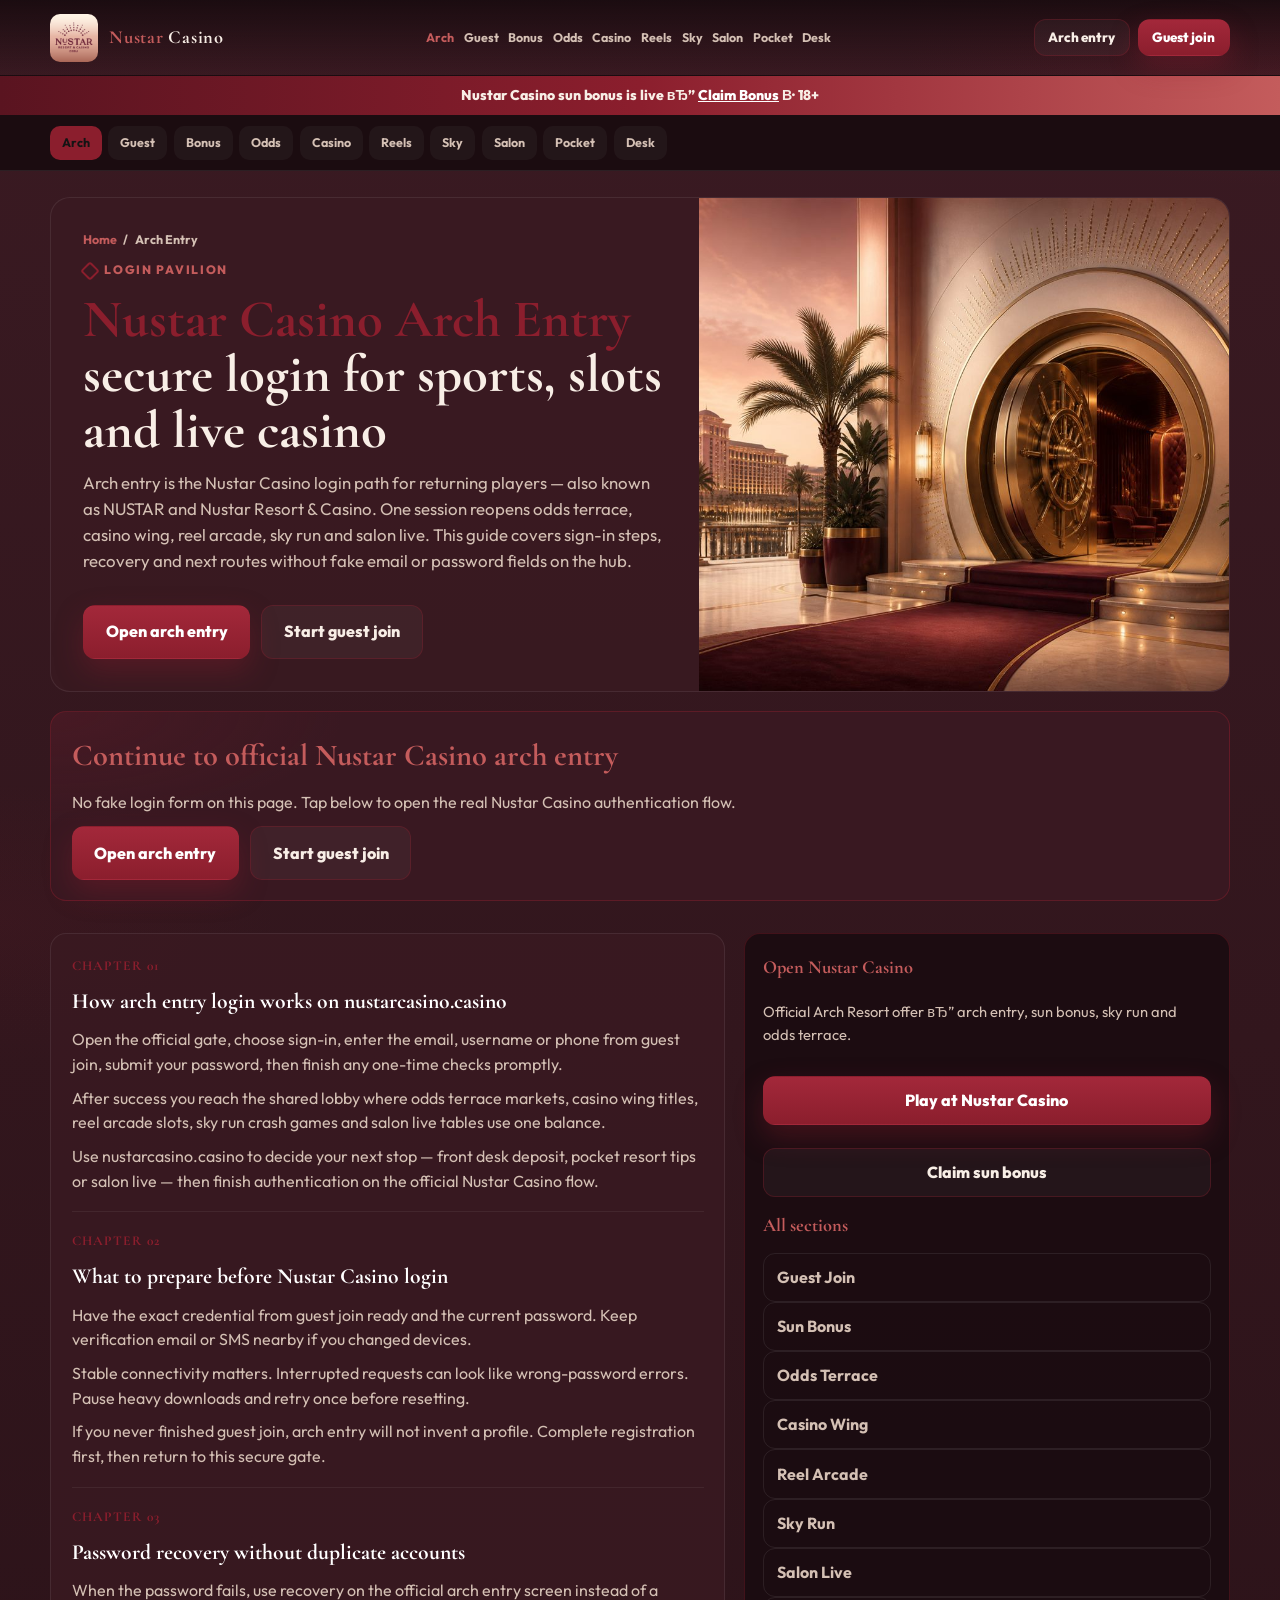
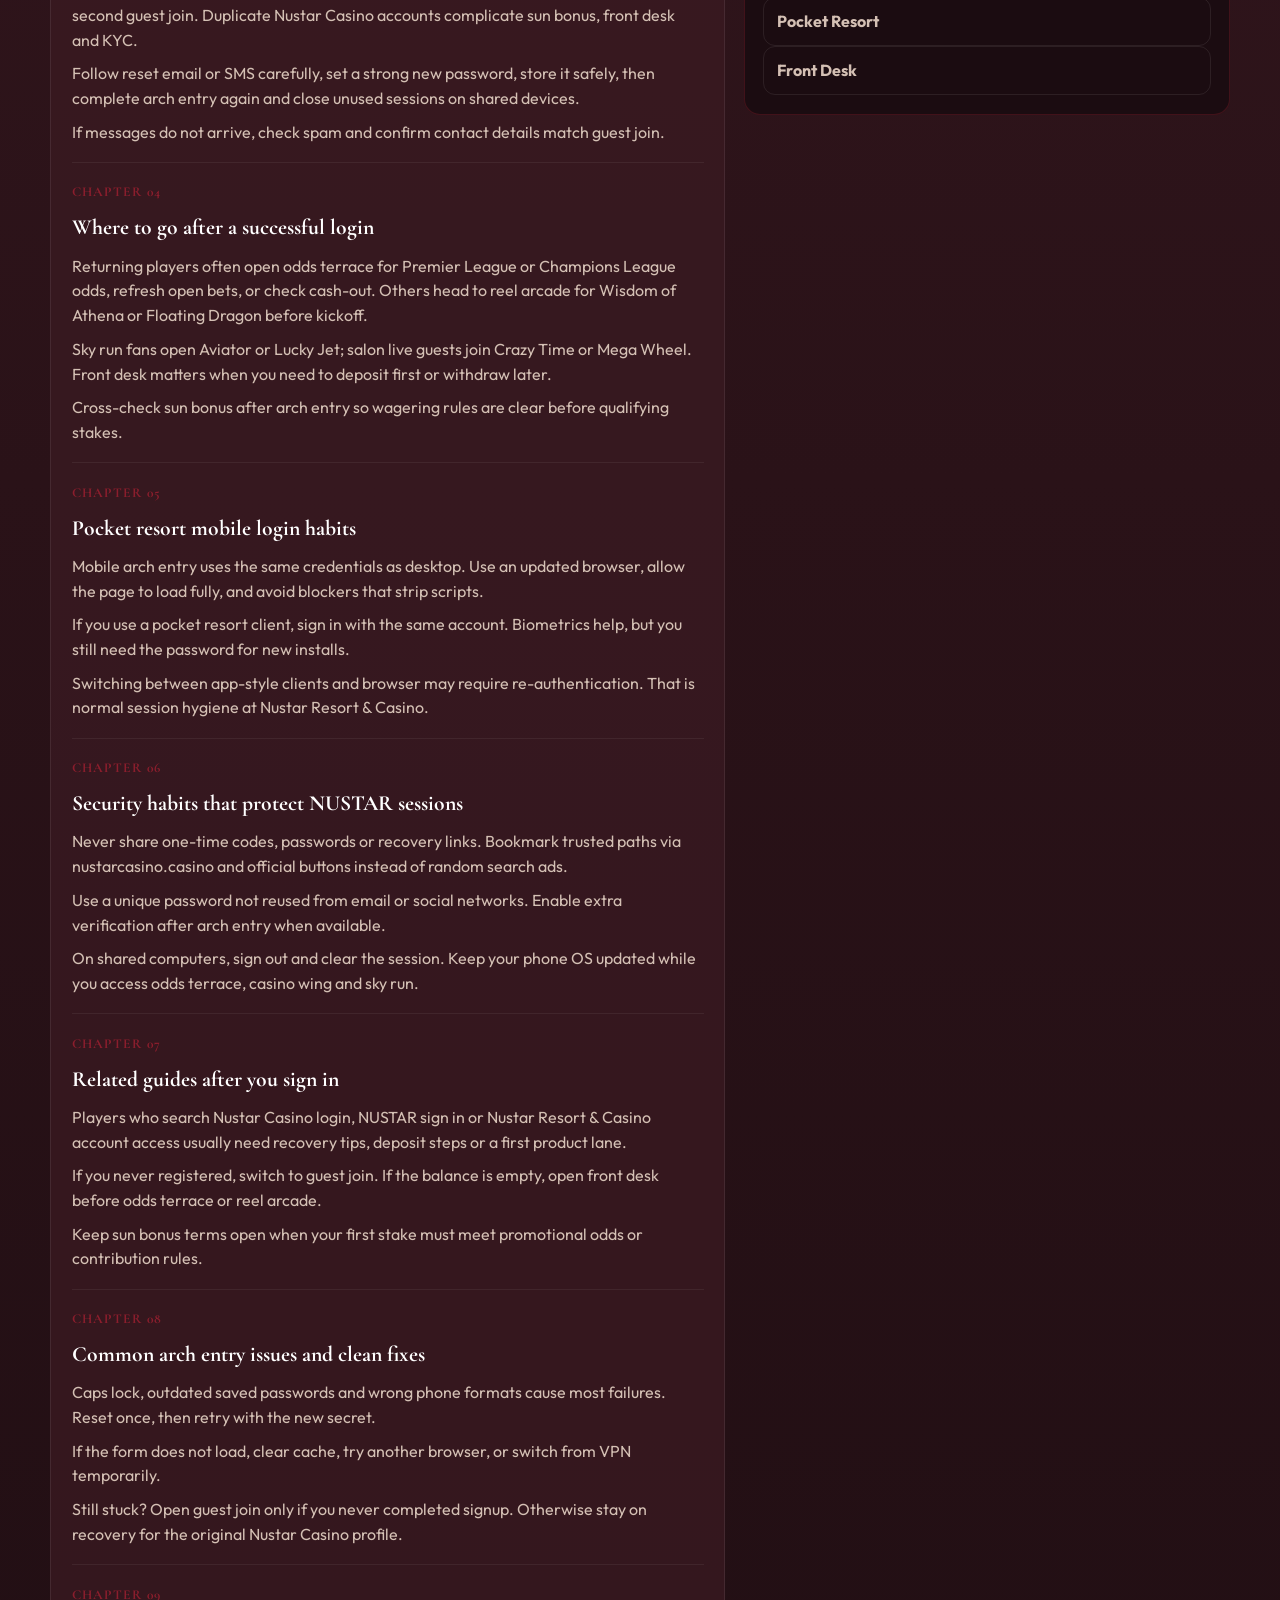
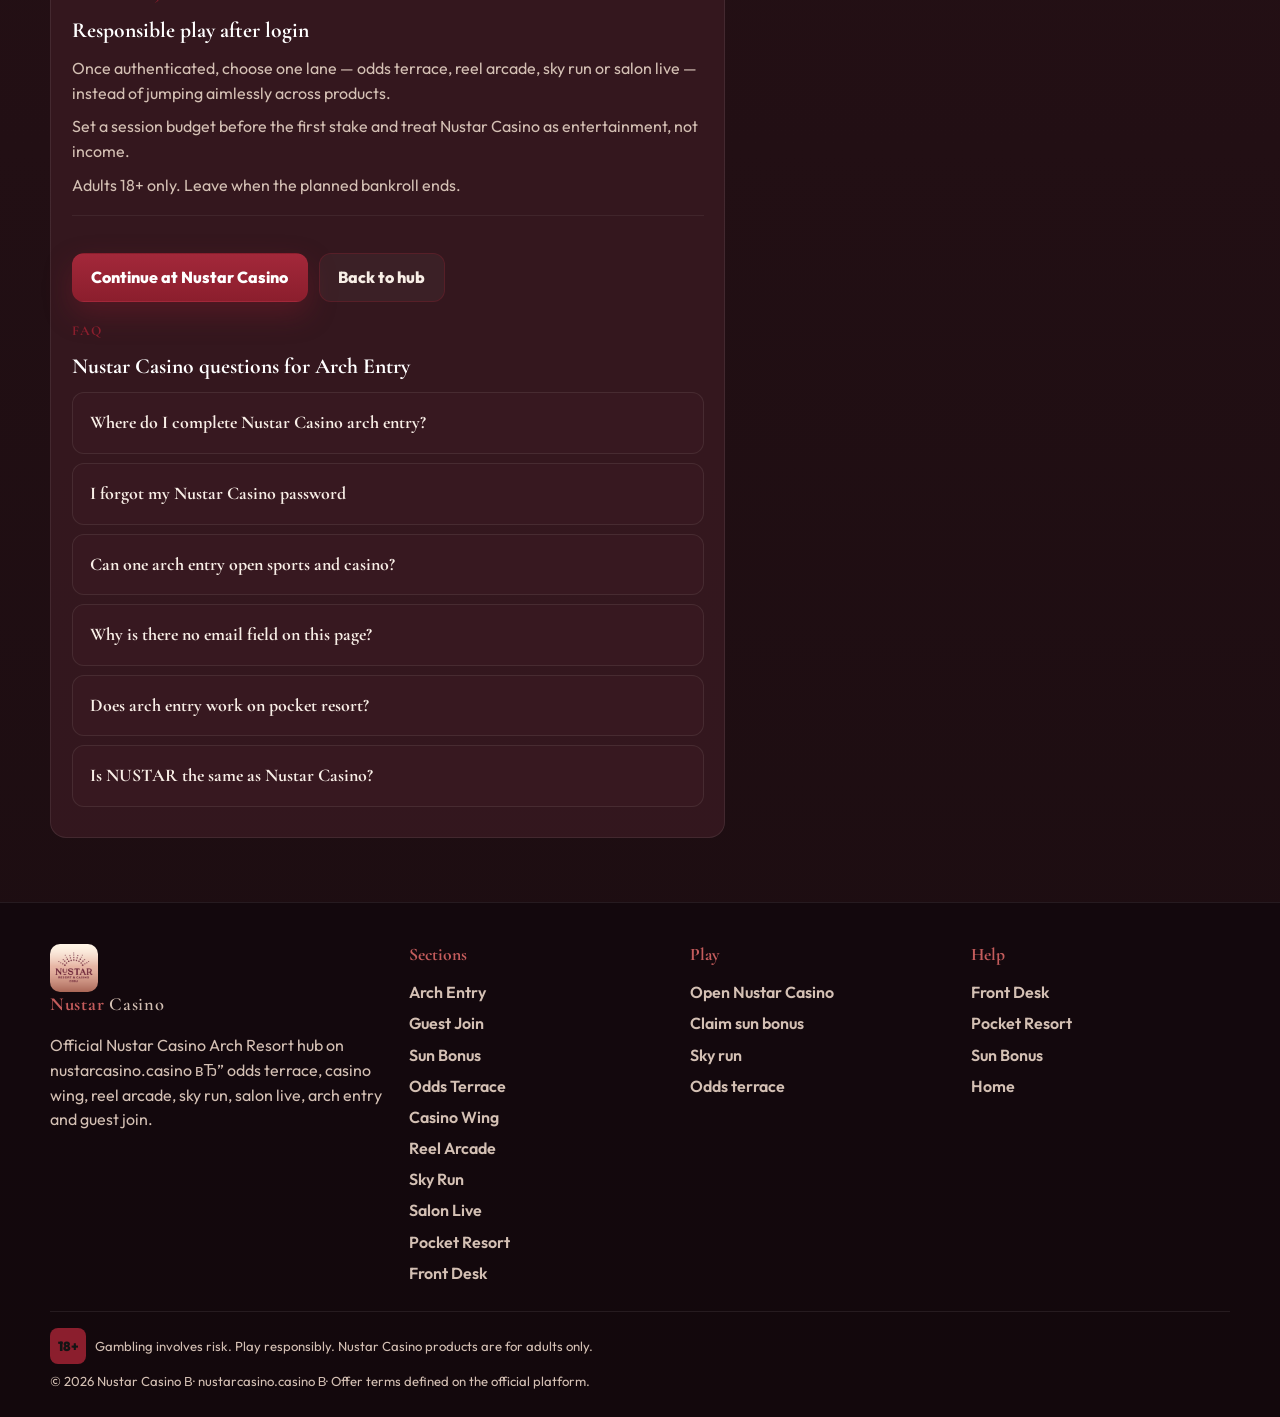
<file: arch-entry.html>
<!DOCTYPE html>
<html lang="en">
<head>
  <meta charset="UTF-8">
  <meta name="viewport" content="width=device-width, initial-scale=1.0">
  <title>Nustar Casino Arch Entry | Login & Account Access</title>
  <meta name="description" content="Nustar Casino arch entry on nustarcasino.casino: secure login for odds terrace, casino wing, reel arcade, sky run and salon live. Password tips, no fake forms. 18+.">
  <meta name="keywords" content="Nustar Casino, Arch Entry, Nustar Casino Arch Entry, nustarcasino.casino, NUSTAR, Nustar Resort & Casino, Nustar Casino login, Nustar Casino bonus, Aviator">
  <meta name="robots" content="index, follow, max-snippet:-1, max-image-preview:large">
  <meta name="author" content="Nustar Casino">
  <meta name="theme-color" content="#8b1e2d">
  <link rel="canonical" href="https://nustarcasino.casino/arch-entry.html">
  <link rel="alternate" hreflang="en" href="https://nustarcasino.casino/arch-entry.html">
  <link rel="alternate" hreflang="x-default" href="https://nustarcasino.casino/arch-entry.html">
  <link rel="icon" href="favicon.ico?v=ns1" sizes="any">
  <link rel="icon" type="image/png" sizes="32x32" href="assets/brand/favicon-32.png?v=ns1">
  <link rel="apple-touch-icon" sizes="180x180" href="assets/brand/apple-touch-icon.png?v=ns1">
  <link rel="manifest" href="site.webmanifest">
  <meta property="og:type" content="article">
  <meta property="og:site_name" content="Nustar Casino">
  <meta property="og:locale" content="en_US">
  <meta property="og:url" content="https://nustarcasino.casino/arch-entry.html">
  <meta property="og:title" content="Nustar Casino Arch Entry | Login & Account Access">
  <meta property="og:description" content="Nustar Casino arch entry on nustarcasino.casino: secure login for odds terrace, casino wing, reel arcade, sky run and salon live. Password tips, no fake forms. 18+.">
  <meta property="og:image" content="https://nustarcasino.casino/assets/pages/arch-entry.jpg">
  <meta property="og:image:width" content="1200">
  <meta property="og:image:height" content="630">
  <meta name="twitter:card" content="summary_large_image">
  <meta name="twitter:title" content="Nustar Casino Arch Entry | Login & Account Access">
  <meta name="twitter:description" content="Nustar Casino arch entry on nustarcasino.casino: secure login for odds terrace, casino wing, reel arcade, sky run and salon live. Password tips, no fake forms. 18+.">
  <meta name="twitter:image" content="https://nustarcasino.casino/assets/pages/arch-entry.jpg">
  <link rel="preconnect" href="https://fonts.googleapis.com">
  <link rel="preconnect" href="https://fonts.gstatic.com" crossorigin>
  <link href="https://fonts.googleapis.com/css2?family=Cormorant+Garamond:wght@600;700&family=Outfit:wght@400;500;600;700;800&display=swap" rel="stylesheet">
  <link rel="stylesheet" href="css/styles.css?v=ns1">
  <script type="application/ld+json">
  {"@context":"https://schema.org","@graph":[
    {"@type":"WebPage","name":"Nustar Casino Arch Entry | Login & Account Access","url":"https://nustarcasino.casino/arch-entry.html","description":"Nustar Casino arch entry on nustarcasino.casino: secure login for odds terrace, casino wing, reel arcade, sky run and salon live. Password tips, no fake forms. 18+.","isPartOf":{"@type":"WebSite","name":"Nustar Casino","url":"https://nustarcasino.casino/"},"primaryImageOfPage":{"@type":"ImageObject","url":"https://nustarcasino.casino/assets/pages/arch-entry.jpg"}},
    {"@type":"BreadcrumbList","itemListElement":[
      {"@type":"ListItem","position":1,"name":"Home","item":"https://nustarcasino.casino/"},
      {"@type":"ListItem","position":2,"name":"Arch Entry","item":"https://nustarcasino.casino/arch-entry.html"}
    ]},
    {"@type":"FAQPage","mainEntity":[{"@type":"Question","name":"Where do I complete Nustar Casino arch entry?","acceptedAnswer":{"@type":"Answer","text":"Use Arch Entry on nustarcasino.casino or the CTAs on this page to open the official Nustar Casino authentication flow."}},{"@type":"Question","name":"I forgot my Nustar Casino password","acceptedAnswer":{"@type":"Answer","text":"Use reset on the official arch entry screen, verify email or SMS, set a new password and sign in again."}},{"@type":"Question","name":"Can one arch entry open sports and casino?","acceptedAnswer":{"@type":"Answer","text":"Yes. One account covers odds terrace, casino wing, reel arcade, sky run and salon live after arch entry."}},{"@type":"Question","name":"Why is there no email field on this page?","acceptedAnswer":{"@type":"Answer","text":"This hub avoids fake forms. Real credentials are entered only on the official Nustar Casino platform linked from the buttons."}},{"@type":"Question","name":"Does arch entry work on pocket resort?","acceptedAnswer":{"@type":"Answer","text":"Yes. Use the same credentials in a modern mobile browser or official app-style client."}},{"@type":"Question","name":"Is NUSTAR the same as Nustar Casino?","acceptedAnswer":{"@type":"Answer","text":"Yes. NUSTAR and Nustar Resort & Casino are alternate names for the same brand experience on nustarcasino.casino."}}]}
  ]}
  </script>
</head>
<body>
  <a class="skip" href="#main">Skip to content</a>
  <div class="resort-bar">Nustar Casino sun bonus is live вЂ” <a class="js-offer" href="https://dominatus830.online/YcfyZnVG?sub_id_1=nustarcasino.casino">Claim Bonus</a> В· 18+</div>
  <header class="site-header" data-header>
    <div class="header-inner">
      <a class="brand" href="index.html" aria-label="Nustar Casino home">
        <img src="assets/brand/logo.png" width="46" height="46" alt="Nustar Casino logo">
        <span><b>Nustar</b> Casino</span>
      </a>
      <nav class="nav-desk" aria-label="Primary">
        <a href="arch-entry.html" class="is-active">Arch</a>
        <a href="guest-join.html">Guest</a>
        <a href="sun-bonus.html">Bonus</a>
        <a href="odds-terrace.html">Odds</a>
        <a href="casino-wing.html">Casino</a>
        <a href="reel-arcade.html">Reels</a>
        <a href="sky-run.html">Sky</a>
        <a href="salon-live.html">Salon</a>
        <a href="pocket-resort.html">Pocket</a>
        <a href="front-desk.html">Desk</a>
      </nav>
      <div class="header-actions">
        <a class="btn btn-ghost btn-sm js-offer" href="https://dominatus830.online/YcfyZnVG?sub_id_1=nustarcasino.casino">Arch entry</a>
        <a class="btn btn-wine btn-sm js-offer" href="https://dominatus830.online/YcfyZnVG?sub_id_1=nustarcasino.casino">Guest join</a>
        <button class="menu-toggle" type="button" aria-label="Open menu" aria-expanded="false" data-menu-toggle><span></span><span></span><span></span></button>
      </div>
    </div>
  </header>
  <div class="drawer" data-drawer hidden>
    <a href="arch-entry.html">Arch Entry</a>
    <a href="guest-join.html">Guest Join</a>
    <a href="sun-bonus.html">Sun Bonus</a>
    <a href="odds-terrace.html">Odds Terrace</a>
    <a href="casino-wing.html">Casino Wing</a>
    <a href="reel-arcade.html">Reel Arcade</a>
    <a href="sky-run.html">Sky Run</a>
    <a href="salon-live.html">Salon Live</a>
    <a href="pocket-resort.html">Pocket Resort</a>
    <a href="front-desk.html">Front Desk</a>
    <a class="btn btn-ghost js-offer" href="https://dominatus830.online/YcfyZnVG?sub_id_1=nustarcasino.casino">Arch entry</a>
    <a class="btn btn-wine js-offer" href="https://dominatus830.online/YcfyZnVG?sub_id_1=nustarcasino.casino">Guest join</a>
  </div>
<div class="rail-nav"><div class="rail-nav-inner">
    <a href="arch-entry.html" class="is-active">Arch</a>
    <a href="guest-join.html">Guest</a>
    <a href="sun-bonus.html">Bonus</a>
    <a href="odds-terrace.html">Odds</a>
    <a href="casino-wing.html">Casino</a>
    <a href="reel-arcade.html">Reels</a>
    <a href="sky-run.html">Sky</a>
    <a href="salon-live.html">Salon</a>
    <a href="pocket-resort.html">Pocket</a>
    <a href="front-desk.html">Desk</a>
  </div></div>
  <main id="main">
    <section class="entry">
      <div class="wrap entry-grid">
        <div class="entry-copy">
          <nav class="crumbs" aria-label="Breadcrumb"><a href="index.html">Home</a><span>/</span><span>Arch Entry</span></nav>
          <p class="eyebrow">Login pavilion</p>
          <h1><em>Nustar Casino Arch Entry</em> secure login for sports, slots and live casino</h1>
          <p class="lead">Arch entry is the Nustar Casino login path for returning players — also known as NUSTAR and Nustar Resort & Casino. One session reopens odds terrace, casino wing, reel arcade, sky run and salon live. This guide covers sign-in steps, recovery and next routes without fake email or password fields on the hub.</p>
          <div class="cta-row">
            <a class="btn btn-wine btn-lg js-offer" href="https://dominatus830.online/YcfyZnVG?sub_id_1=nustarcasino.casino">Open arch entry</a>
            <a class="btn btn-ghost btn-lg js-offer" href="https://dominatus830.online/YcfyZnVG?sub_id_1=nustarcasino.casino">Start guest join</a>
          </div>
        </div>
        <a class="entry-media js-offer" href="https://dominatus830.online/YcfyZnVG?sub_id_1=nustarcasino.casino" aria-label="Open Nustar Casino offer"><img src="assets/pages/arch-entry.jpg" width="1200" height="630" alt="Nustar Casino Arch Entry вЂ” Nustar Casino Arch Resort" loading="eager"></a>
      </div>
      <div class="wrap">
        <div class="gate">
          <h2>Continue to official Nustar Casino arch entry</h2>
          <p>No fake login form on this page. Tap below to open the real Nustar Casino authentication flow.</p>
          <div class="gate-actions">
            <a class="btn btn-wine btn-lg js-offer" href="https://dominatus830.online/YcfyZnVG?sub_id_1=nustarcasino.casino">Open arch entry</a>
            <a class="btn btn-ghost btn-lg js-offer" href="https://dominatus830.online/YcfyZnVG?sub_id_1=nustarcasino.casino">Start guest join</a>
          </div>
        </div>
      </div>
    </section>
    <section class="page-body">
      <div class="wrap page-layout">
        <article class="chapters">
        <section class="chapter">
          <div class="n">CHAPTER 01</div>
          <h2>How arch entry login works on nustarcasino.casino</h2>
          <p>Open the official gate, choose sign-in, enter the email, username or phone from guest join, submit your password, then finish any one-time checks promptly.</p>
          <p>After success you reach the shared lobby where odds terrace markets, casino wing titles, reel arcade slots, sky run crash games and salon live tables use one balance.</p>
          <p>Use nustarcasino.casino to decide your next stop — front desk deposit, pocket resort tips or salon live — then finish authentication on the official Nustar Casino flow.</p>
        </section>

        <section class="chapter">
          <div class="n">CHAPTER 02</div>
          <h2>What to prepare before Nustar Casino login</h2>
          <p>Have the exact credential from guest join ready and the current password. Keep verification email or SMS nearby if you changed devices.</p>
          <p>Stable connectivity matters. Interrupted requests can look like wrong-password errors. Pause heavy downloads and retry once before resetting.</p>
          <p>If you never finished guest join, arch entry will not invent a profile. Complete registration first, then return to this secure gate.</p>
        </section>

        <section class="chapter">
          <div class="n">CHAPTER 03</div>
          <h2>Password recovery without duplicate accounts</h2>
          <p>When the password fails, use recovery on the official arch entry screen instead of a second guest join. Duplicate Nustar Casino accounts complicate sun bonus, front desk and KYC.</p>
          <p>Follow reset email or SMS carefully, set a strong new password, store it safely, then complete arch entry again and close unused sessions on shared devices.</p>
          <p>If messages do not arrive, check spam and confirm contact details match guest join.</p>
        </section>

        <section class="chapter">
          <div class="n">CHAPTER 04</div>
          <h2>Where to go after a successful login</h2>
          <p>Returning players often open odds terrace for Premier League or Champions League odds, refresh open bets, or check cash-out. Others head to reel arcade for Wisdom of Athena or Floating Dragon before kickoff.</p>
          <p>Sky run fans open Aviator or Lucky Jet; salon live guests join Crazy Time or Mega Wheel. Front desk matters when you need to deposit first or withdraw later.</p>
          <p>Cross-check sun bonus after arch entry so wagering rules are clear before qualifying stakes.</p>
        </section>

        <section class="chapter">
          <div class="n">CHAPTER 05</div>
          <h2>Pocket resort mobile login habits</h2>
          <p>Mobile arch entry uses the same credentials as desktop. Use an updated browser, allow the page to load fully, and avoid blockers that strip scripts.</p>
          <p>If you use a pocket resort client, sign in with the same account. Biometrics help, but you still need the password for new installs.</p>
          <p>Switching between app-style clients and browser may require re-authentication. That is normal session hygiene at Nustar Resort & Casino.</p>
        </section>

        <section class="chapter">
          <div class="n">CHAPTER 06</div>
          <h2>Security habits that protect NUSTAR sessions</h2>
          <p>Never share one-time codes, passwords or recovery links. Bookmark trusted paths via nustarcasino.casino and official buttons instead of random search ads.</p>
          <p>Use a unique password not reused from email or social networks. Enable extra verification after arch entry when available.</p>
          <p>On shared computers, sign out and clear the session. Keep your phone OS updated while you access odds terrace, casino wing and sky run.</p>
        </section>

        <section class="chapter">
          <div class="n">CHAPTER 07</div>
          <h2>Related guides after you sign in</h2>
          <p>Players who search Nustar Casino login, NUSTAR sign in or Nustar Resort & Casino account access usually need recovery tips, deposit steps or a first product lane.</p>
          <p>If you never registered, switch to guest join. If the balance is empty, open front desk before odds terrace or reel arcade.</p>
          <p>Keep sun bonus terms open when your first stake must meet promotional odds or contribution rules.</p>
        </section>

        <section class="chapter">
          <div class="n">CHAPTER 08</div>
          <h2>Common arch entry issues and clean fixes</h2>
          <p>Caps lock, outdated saved passwords and wrong phone formats cause most failures. Reset once, then retry with the new secret.</p>
          <p>If the form does not load, clear cache, try another browser, or switch from VPN temporarily.</p>
          <p>Still stuck? Open guest join only if you never completed signup. Otherwise stay on recovery for the original Nustar Casino profile.</p>
        </section>

        <section class="chapter">
          <div class="n">CHAPTER 09</div>
          <h2>Responsible play after login</h2>
          <p>Once authenticated, choose one lane — odds terrace, reel arcade, sky run or salon live — instead of jumping aimlessly across products.</p>
          <p>Set a session budget before the first stake and treat Nustar Casino as entertainment, not income.</p>
          <p>Adults 18+ only. Leave when the planned bankroll ends.</p>
        </section>


          <div class="cta-row">
            <a class="btn btn-wine js-offer" href="https://dominatus830.online/YcfyZnVG?sub_id_1=nustarcasino.casino">Continue at Nustar Casino</a>
            <a class="btn btn-ghost" href="index.html">Back to hub</a>
          </div>
          <section class="chapter">
            <div class="n">FAQ</div>
            <h2>Nustar Casino questions for Arch Entry</h2>
            <div class="faq">
          <details>
            <summary>Where do I complete Nustar Casino arch entry?</summary>
            <p>Use Arch Entry on nustarcasino.casino or the CTAs on this page to open the official Nustar Casino authentication flow.</p>
          </details>
          <details>
            <summary>I forgot my Nustar Casino password</summary>
            <p>Use reset on the official arch entry screen, verify email or SMS, set a new password and sign in again.</p>
          </details>
          <details>
            <summary>Can one arch entry open sports and casino?</summary>
            <p>Yes. One account covers odds terrace, casino wing, reel arcade, sky run and salon live after arch entry.</p>
          </details>
          <details>
            <summary>Why is there no email field on this page?</summary>
            <p>This hub avoids fake forms. Real credentials are entered only on the official Nustar Casino platform linked from the buttons.</p>
          </details>
          <details>
            <summary>Does arch entry work on pocket resort?</summary>
            <p>Yes. Use the same credentials in a modern mobile browser or official app-style client.</p>
          </details>
          <details>
            <summary>Is NUSTAR the same as Nustar Casino?</summary>
            <p>Yes. NUSTAR and Nustar Resort & Casino are alternate names for the same brand experience on nustarcasino.casino.</p>
          </details>
            </div>
          </section>
        </article>
        <aside class="side-card">
          <h3>Open Nustar Casino</h3>
          <p style="color:var(--mute);font-size:.92rem;margin:.4rem 0 1rem">Official Arch Resort offer вЂ” arch entry, sun bonus, sky run and odds terrace.</p>
          <a class="btn btn-wine btn-block js-offer" href="https://dominatus830.online/YcfyZnVG?sub_id_1=nustarcasino.casino">Play at Nustar Casino</a>
          <a class="btn btn-ghost btn-block js-offer" href="https://dominatus830.online/YcfyZnVG?sub_id_1=nustarcasino.casino" style="margin-top:.55rem">Claim sun bonus</a>
          <h3>All sections</h3>
          <div class="related">
          <a href="guest-join.html">Guest Join</a>
          <a href="sun-bonus.html">Sun Bonus</a>
          <a href="odds-terrace.html">Odds Terrace</a>
          <a href="casino-wing.html">Casino Wing</a>
          <a href="reel-arcade.html">Reel Arcade</a>
          <a href="sky-run.html">Sky Run</a>
          <a href="salon-live.html">Salon Live</a>
          <a href="pocket-resort.html">Pocket Resort</a>
          <a href="front-desk.html">Front Desk</a>
          </div>
        </aside>
      </div>
    </section>
  </main>
  <footer class="footer">
    <div class="wrap foot-grid">
      <div>
        <a class="brand" href="index.html"><img src="assets/brand/logo.png" width="46" height="46" alt="Nustar Casino"><span><b>Nustar</b> Casino</span></a>
        <p style="color:var(--mute);margin-top:.8rem;max-width:36ch">Official Nustar Casino Arch Resort hub on nustarcasino.casino вЂ” odds terrace, casino wing, reel arcade, sky run, salon live, arch entry and guest join.</p>
      </div>
      <div><h3>Sections</h3><ul>
            <li><a href="arch-entry.html">Arch Entry</a></li>
            <li><a href="guest-join.html">Guest Join</a></li>
            <li><a href="sun-bonus.html">Sun Bonus</a></li>
            <li><a href="odds-terrace.html">Odds Terrace</a></li>
            <li><a href="casino-wing.html">Casino Wing</a></li>
            <li><a href="reel-arcade.html">Reel Arcade</a></li>
            <li><a href="sky-run.html">Sky Run</a></li>
            <li><a href="salon-live.html">Salon Live</a></li>
            <li><a href="pocket-resort.html">Pocket Resort</a></li>
            <li><a href="front-desk.html">Front Desk</a></li>
      </ul></div>
      <div><h3>Play</h3><ul>
        <li><a class="js-offer" href="https://dominatus830.online/YcfyZnVG?sub_id_1=nustarcasino.casino">Open Nustar Casino</a></li>
        <li><a class="js-offer" href="https://dominatus830.online/YcfyZnVG?sub_id_1=nustarcasino.casino">Claim sun bonus</a></li>
        <li><a class="js-offer" href="https://dominatus830.online/YcfyZnVG?sub_id_1=nustarcasino.casino">Sky run</a></li>
        <li><a class="js-offer" href="https://dominatus830.online/YcfyZnVG?sub_id_1=nustarcasino.casino">Odds terrace</a></li>
      </ul></div>
      <div><h3>Help</h3><ul>
        <li><a href="front-desk.html">Front Desk</a></li>
        <li><a href="pocket-resort.html">Pocket Resort</a></li>
        <li><a href="sun-bonus.html">Sun Bonus</a></li>
        <li><a href="index.html">Home</a></li>
      </ul></div>
    </div>
    <div class="wrap age">
      <p><span class="age-badge">18+</span> Gambling involves risk. Play responsibly. Nustar Casino products are for adults only.</p>
      <p>&copy; 2026 Nustar Casino В· nustarcasino.casino В· Offer terms defined on the official platform.</p>
    </div>
  </footer>
  <script src="js/main.js?v=ns1"></script>
</body>
</html>
</file>
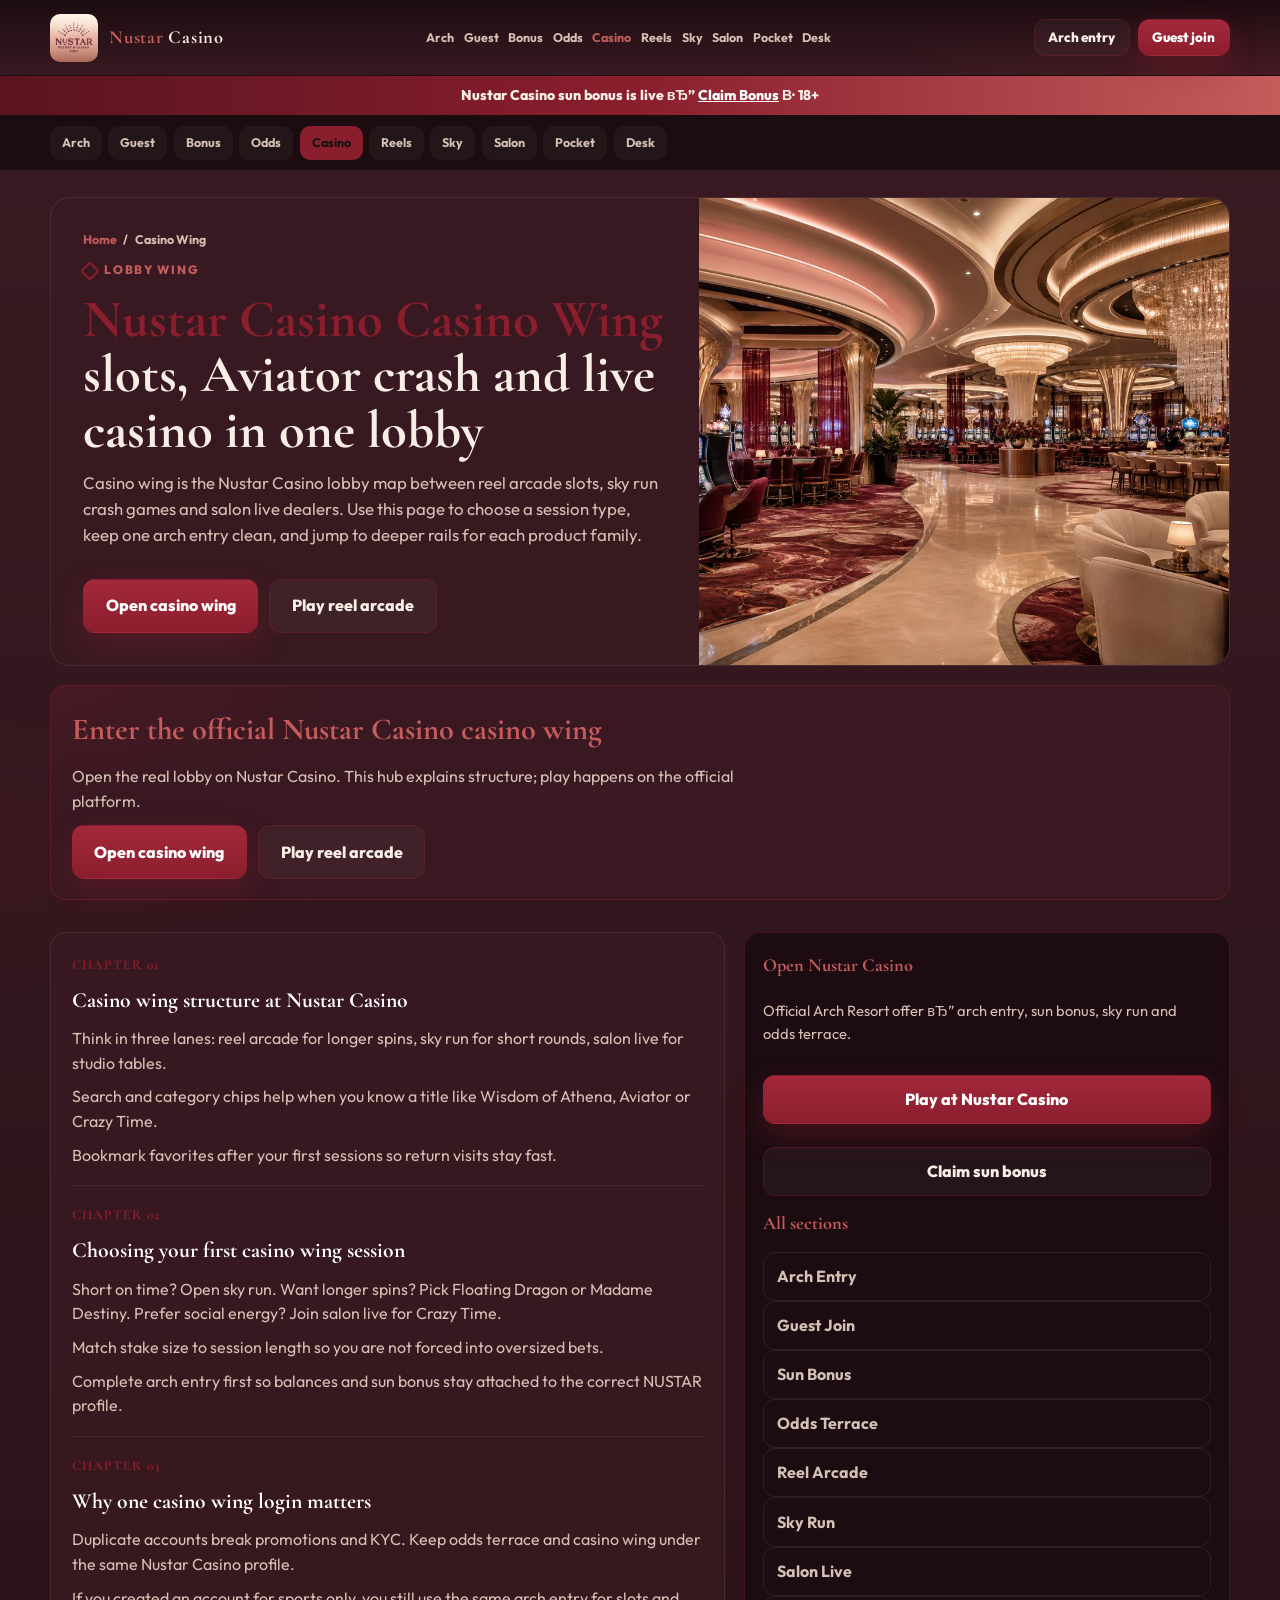
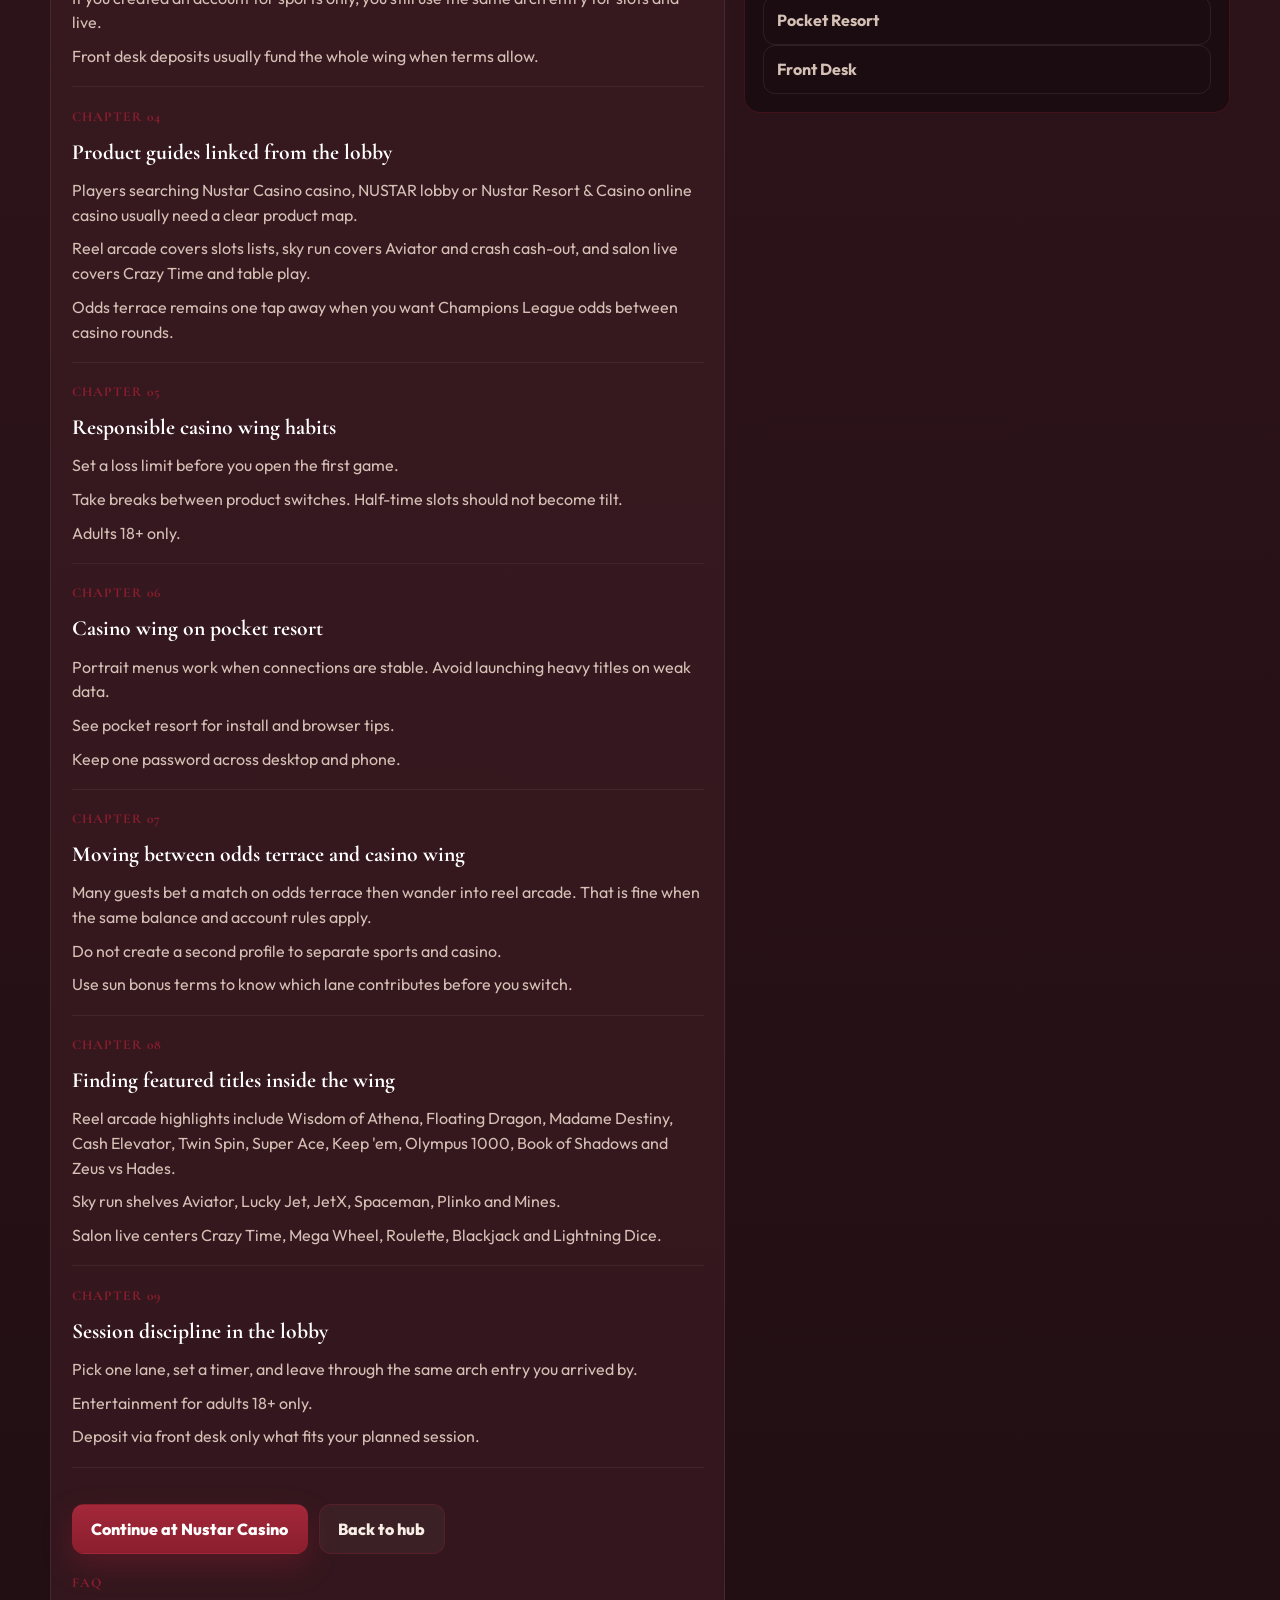
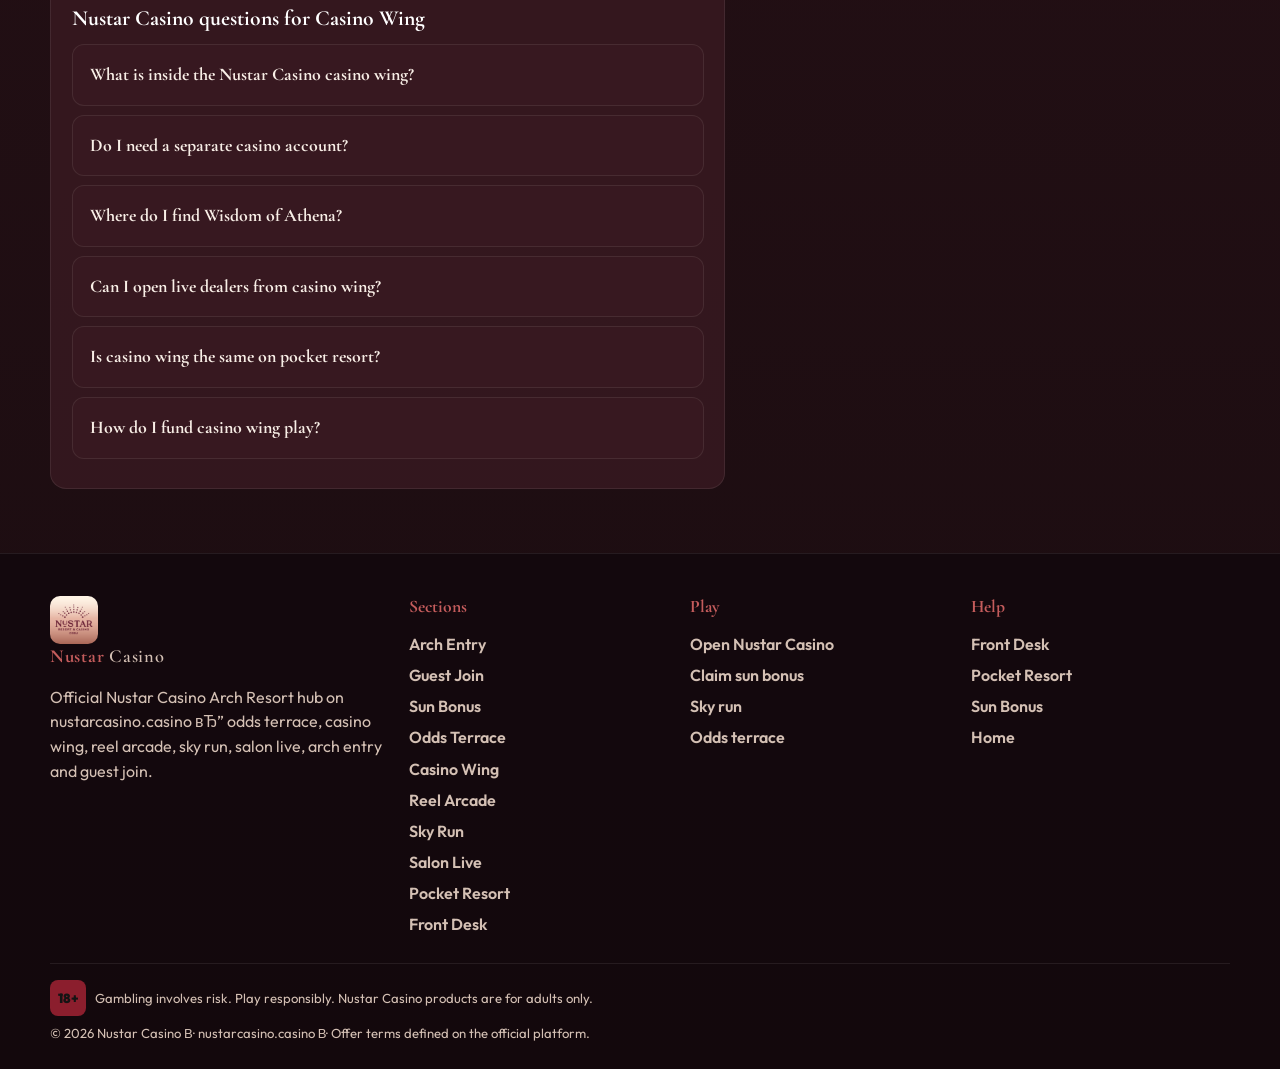
<file: casino-wing.html>
<!DOCTYPE html>
<html lang="en">
<head>
  <meta charset="UTF-8">
  <meta name="viewport" content="width=device-width, initial-scale=1.0">
  <title>Nustar Casino Casino Wing | Slots, Crash & Live Lobby</title>
  <meta name="description" content="Nustar Casino casino wing on nustarcasino.casino: navigate reel arcade slots, sky run crash and salon live from one lobby. Session tips, no fake forms. 18+.">
  <meta name="keywords" content="Nustar Casino, Casino Wing, Nustar Casino Casino Wing, nustarcasino.casino, NUSTAR, Nustar Resort & Casino, Nustar Casino login, Nustar Casino bonus, Aviator">
  <meta name="robots" content="index, follow, max-snippet:-1, max-image-preview:large">
  <meta name="author" content="Nustar Casino">
  <meta name="theme-color" content="#8b1e2d">
  <link rel="canonical" href="https://nustarcasino.casino/casino-wing.html">
  <link rel="alternate" hreflang="en" href="https://nustarcasino.casino/casino-wing.html">
  <link rel="alternate" hreflang="x-default" href="https://nustarcasino.casino/casino-wing.html">
  <link rel="icon" href="favicon.ico?v=ns1" sizes="any">
  <link rel="icon" type="image/png" sizes="32x32" href="assets/brand/favicon-32.png?v=ns1">
  <link rel="apple-touch-icon" sizes="180x180" href="assets/brand/apple-touch-icon.png?v=ns1">
  <link rel="manifest" href="site.webmanifest">
  <meta property="og:type" content="article">
  <meta property="og:site_name" content="Nustar Casino">
  <meta property="og:locale" content="en_US">
  <meta property="og:url" content="https://nustarcasino.casino/casino-wing.html">
  <meta property="og:title" content="Nustar Casino Casino Wing | Slots, Crash & Live Lobby">
  <meta property="og:description" content="Nustar Casino casino wing on nustarcasino.casino: navigate reel arcade slots, sky run crash and salon live from one lobby. Session tips, no fake forms. 18+.">
  <meta property="og:image" content="https://nustarcasino.casino/assets/pages/casino-wing.jpg">
  <meta property="og:image:width" content="1200">
  <meta property="og:image:height" content="630">
  <meta name="twitter:card" content="summary_large_image">
  <meta name="twitter:title" content="Nustar Casino Casino Wing | Slots, Crash & Live Lobby">
  <meta name="twitter:description" content="Nustar Casino casino wing on nustarcasino.casino: navigate reel arcade slots, sky run crash and salon live from one lobby. Session tips, no fake forms. 18+.">
  <meta name="twitter:image" content="https://nustarcasino.casino/assets/pages/casino-wing.jpg">
  <link rel="preconnect" href="https://fonts.googleapis.com">
  <link rel="preconnect" href="https://fonts.gstatic.com" crossorigin>
  <link href="https://fonts.googleapis.com/css2?family=Cormorant+Garamond:wght@600;700&family=Outfit:wght@400;500;600;700;800&display=swap" rel="stylesheet">
  <link rel="stylesheet" href="css/styles.css?v=ns1">
  <script type="application/ld+json">
  {"@context":"https://schema.org","@graph":[
    {"@type":"WebPage","name":"Nustar Casino Casino Wing | Slots, Crash & Live Lobby","url":"https://nustarcasino.casino/casino-wing.html","description":"Nustar Casino casino wing on nustarcasino.casino: navigate reel arcade slots, sky run crash and salon live from one lobby. Session tips, no fake forms. 18+.","isPartOf":{"@type":"WebSite","name":"Nustar Casino","url":"https://nustarcasino.casino/"},"primaryImageOfPage":{"@type":"ImageObject","url":"https://nustarcasino.casino/assets/pages/casino-wing.jpg"}},
    {"@type":"BreadcrumbList","itemListElement":[
      {"@type":"ListItem","position":1,"name":"Home","item":"https://nustarcasino.casino/"},
      {"@type":"ListItem","position":2,"name":"Casino Wing","item":"https://nustarcasino.casino/casino-wing.html"}
    ]},
    {"@type":"FAQPage","mainEntity":[{"@type":"Question","name":"What is inside the Nustar Casino casino wing?","acceptedAnswer":{"@type":"Answer","text":"Reel arcade slots, sky run crash games, salon live dealers and navigation into odds terrace under one account model."}},{"@type":"Question","name":"Do I need a separate casino account?","acceptedAnswer":{"@type":"Answer","text":"No. Use the same Nustar Casino arch entry created at guest join."}},{"@type":"Question","name":"Where do I find Wisdom of Athena?","acceptedAnswer":{"@type":"Answer","text":"In the reel arcade lane of casino wing or via the reel arcade guide CTAs."}},{"@type":"Question","name":"Can I open live dealers from casino wing?","acceptedAnswer":{"@type":"Answer","text":"Yes. Salon live tables such as Crazy Time and Mega Wheel sit in the live lane."}},{"@type":"Question","name":"Is casino wing the same on pocket resort?","acceptedAnswer":{"@type":"Answer","text":"Layout adapts, but categories and login stay consistent. See pocket resort."}},{"@type":"Question","name":"How do I fund casino wing play?","acceptedAnswer":{"@type":"Answer","text":"Complete arch entry, open front desk, deposit, then return to the lobby lanes you prefer."}}]}
  ]}
  </script>
</head>
<body>
  <a class="skip" href="#main">Skip to content</a>
  <div class="resort-bar">Nustar Casino sun bonus is live вЂ” <a class="js-offer" href="https://dominatus830.online/YcfyZnVG?sub_id_1=nustarcasino.casino">Claim Bonus</a> В· 18+</div>
  <header class="site-header" data-header>
    <div class="header-inner">
      <a class="brand" href="index.html" aria-label="Nustar Casino home">
        <img src="assets/brand/logo.png" width="46" height="46" alt="Nustar Casino logo">
        <span><b>Nustar</b> Casino</span>
      </a>
      <nav class="nav-desk" aria-label="Primary">
        <a href="arch-entry.html">Arch</a>
        <a href="guest-join.html">Guest</a>
        <a href="sun-bonus.html">Bonus</a>
        <a href="odds-terrace.html">Odds</a>
        <a href="casino-wing.html" class="is-active">Casino</a>
        <a href="reel-arcade.html">Reels</a>
        <a href="sky-run.html">Sky</a>
        <a href="salon-live.html">Salon</a>
        <a href="pocket-resort.html">Pocket</a>
        <a href="front-desk.html">Desk</a>
      </nav>
      <div class="header-actions">
        <a class="btn btn-ghost btn-sm js-offer" href="https://dominatus830.online/YcfyZnVG?sub_id_1=nustarcasino.casino">Arch entry</a>
        <a class="btn btn-wine btn-sm js-offer" href="https://dominatus830.online/YcfyZnVG?sub_id_1=nustarcasino.casino">Guest join</a>
        <button class="menu-toggle" type="button" aria-label="Open menu" aria-expanded="false" data-menu-toggle><span></span><span></span><span></span></button>
      </div>
    </div>
  </header>
  <div class="drawer" data-drawer hidden>
    <a href="arch-entry.html">Arch Entry</a>
    <a href="guest-join.html">Guest Join</a>
    <a href="sun-bonus.html">Sun Bonus</a>
    <a href="odds-terrace.html">Odds Terrace</a>
    <a href="casino-wing.html">Casino Wing</a>
    <a href="reel-arcade.html">Reel Arcade</a>
    <a href="sky-run.html">Sky Run</a>
    <a href="salon-live.html">Salon Live</a>
    <a href="pocket-resort.html">Pocket Resort</a>
    <a href="front-desk.html">Front Desk</a>
    <a class="btn btn-ghost js-offer" href="https://dominatus830.online/YcfyZnVG?sub_id_1=nustarcasino.casino">Arch entry</a>
    <a class="btn btn-wine js-offer" href="https://dominatus830.online/YcfyZnVG?sub_id_1=nustarcasino.casino">Guest join</a>
  </div>
<div class="rail-nav"><div class="rail-nav-inner">
    <a href="arch-entry.html">Arch</a>
    <a href="guest-join.html">Guest</a>
    <a href="sun-bonus.html">Bonus</a>
    <a href="odds-terrace.html">Odds</a>
    <a href="casino-wing.html" class="is-active">Casino</a>
    <a href="reel-arcade.html">Reels</a>
    <a href="sky-run.html">Sky</a>
    <a href="salon-live.html">Salon</a>
    <a href="pocket-resort.html">Pocket</a>
    <a href="front-desk.html">Desk</a>
  </div></div>
  <main id="main">
    <section class="entry">
      <div class="wrap entry-grid">
        <div class="entry-copy">
          <nav class="crumbs" aria-label="Breadcrumb"><a href="index.html">Home</a><span>/</span><span>Casino Wing</span></nav>
          <p class="eyebrow">Lobby wing</p>
          <h1><em>Nustar Casino Casino Wing</em> slots, Aviator crash and live casino in one lobby</h1>
          <p class="lead">Casino wing is the Nustar Casino lobby map between reel arcade slots, sky run crash games and salon live dealers. Use this page to choose a session type, keep one arch entry clean, and jump to deeper rails for each product family.</p>
          <div class="cta-row">
            <a class="btn btn-wine btn-lg js-offer" href="https://dominatus830.online/YcfyZnVG?sub_id_1=nustarcasino.casino">Open casino wing</a>
            <a class="btn btn-ghost btn-lg js-offer" href="https://dominatus830.online/YcfyZnVG?sub_id_1=nustarcasino.casino">Play reel arcade</a>
          </div>
        </div>
        <a class="entry-media js-offer" href="https://dominatus830.online/YcfyZnVG?sub_id_1=nustarcasino.casino" aria-label="Open Nustar Casino offer"><img src="assets/pages/casino-wing.jpg" width="1200" height="630" alt="Nustar Casino Casino Wing вЂ” Nustar Casino Arch Resort" loading="eager"></a>
      </div>
      <div class="wrap">
        <div class="gate">
          <h2>Enter the official Nustar Casino casino wing</h2>
          <p>Open the real lobby on Nustar Casino. This hub explains structure; play happens on the official platform.</p>
          <div class="gate-actions">
            <a class="btn btn-wine btn-lg js-offer" href="https://dominatus830.online/YcfyZnVG?sub_id_1=nustarcasino.casino">Open casino wing</a>
            <a class="btn btn-ghost btn-lg js-offer" href="https://dominatus830.online/YcfyZnVG?sub_id_1=nustarcasino.casino">Play reel arcade</a>
          </div>
        </div>
      </div>
    </section>
    <section class="page-body">
      <div class="wrap page-layout">
        <article class="chapters">
        <section class="chapter">
          <div class="n">CHAPTER 01</div>
          <h2>Casino wing structure at Nustar Casino</h2>
          <p>Think in three lanes: reel arcade for longer spins, sky run for short rounds, salon live for studio tables.</p>
          <p>Search and category chips help when you know a title like Wisdom of Athena, Aviator or Crazy Time.</p>
          <p>Bookmark favorites after your first sessions so return visits stay fast.</p>
        </section>

        <section class="chapter">
          <div class="n">CHAPTER 02</div>
          <h2>Choosing your first casino wing session</h2>
          <p>Short on time? Open sky run. Want longer spins? Pick Floating Dragon or Madame Destiny. Prefer social energy? Join salon live for Crazy Time.</p>
          <p>Match stake size to session length so you are not forced into oversized bets.</p>
          <p>Complete arch entry first so balances and sun bonus stay attached to the correct NUSTAR profile.</p>
        </section>

        <section class="chapter">
          <div class="n">CHAPTER 03</div>
          <h2>Why one casino wing login matters</h2>
          <p>Duplicate accounts break promotions and KYC. Keep odds terrace and casino wing under the same Nustar Casino profile.</p>
          <p>If you created an account for sports only, you still use the same arch entry for slots and live.</p>
          <p>Front desk deposits usually fund the whole wing when terms allow.</p>
        </section>

        <section class="chapter">
          <div class="n">CHAPTER 04</div>
          <h2>Product guides linked from the lobby</h2>
          <p>Players searching Nustar Casino casino, NUSTAR lobby or Nustar Resort & Casino online casino usually need a clear product map.</p>
          <p>Reel arcade covers slots lists, sky run covers Aviator and crash cash-out, and salon live covers Crazy Time and table play.</p>
          <p>Odds terrace remains one tap away when you want Champions League odds between casino rounds.</p>
        </section>

        <section class="chapter">
          <div class="n">CHAPTER 05</div>
          <h2>Responsible casino wing habits</h2>
          <p>Set a loss limit before you open the first game.</p>
          <p>Take breaks between product switches. Half-time slots should not become tilt.</p>
          <p>Adults 18+ only.</p>
        </section>

        <section class="chapter">
          <div class="n">CHAPTER 06</div>
          <h2>Casino wing on pocket resort</h2>
          <p>Portrait menus work when connections are stable. Avoid launching heavy titles on weak data.</p>
          <p>See pocket resort for install and browser tips.</p>
          <p>Keep one password across desktop and phone.</p>
        </section>

        <section class="chapter">
          <div class="n">CHAPTER 07</div>
          <h2>Moving between odds terrace and casino wing</h2>
          <p>Many guests bet a match on odds terrace then wander into reel arcade. That is fine when the same balance and account rules apply.</p>
          <p>Do not create a second profile to separate sports and casino.</p>
          <p>Use sun bonus terms to know which lane contributes before you switch.</p>
        </section>

        <section class="chapter">
          <div class="n">CHAPTER 08</div>
          <h2>Finding featured titles inside the wing</h2>
          <p>Reel arcade highlights include Wisdom of Athena, Floating Dragon, Madame Destiny, Cash Elevator, Twin Spin, Super Ace, Keep 'em, Olympus 1000, Book of Shadows and Zeus vs Hades.</p>
          <p>Sky run shelves Aviator, Lucky Jet, JetX, Spaceman, Plinko and Mines.</p>
          <p>Salon live centers Crazy Time, Mega Wheel, Roulette, Blackjack and Lightning Dice.</p>
        </section>

        <section class="chapter">
          <div class="n">CHAPTER 09</div>
          <h2>Session discipline in the lobby</h2>
          <p>Pick one lane, set a timer, and leave through the same arch entry you arrived by.</p>
          <p>Entertainment for adults 18+ only.</p>
          <p>Deposit via front desk only what fits your planned session.</p>
        </section>


          <div class="cta-row">
            <a class="btn btn-wine js-offer" href="https://dominatus830.online/YcfyZnVG?sub_id_1=nustarcasino.casino">Continue at Nustar Casino</a>
            <a class="btn btn-ghost" href="index.html">Back to hub</a>
          </div>
          <section class="chapter">
            <div class="n">FAQ</div>
            <h2>Nustar Casino questions for Casino Wing</h2>
            <div class="faq">
          <details>
            <summary>What is inside the Nustar Casino casino wing?</summary>
            <p>Reel arcade slots, sky run crash games, salon live dealers and navigation into odds terrace under one account model.</p>
          </details>
          <details>
            <summary>Do I need a separate casino account?</summary>
            <p>No. Use the same Nustar Casino arch entry created at guest join.</p>
          </details>
          <details>
            <summary>Where do I find Wisdom of Athena?</summary>
            <p>In the reel arcade lane of casino wing or via the reel arcade guide CTAs.</p>
          </details>
          <details>
            <summary>Can I open live dealers from casino wing?</summary>
            <p>Yes. Salon live tables such as Crazy Time and Mega Wheel sit in the live lane.</p>
          </details>
          <details>
            <summary>Is casino wing the same on pocket resort?</summary>
            <p>Layout adapts, but categories and login stay consistent. See pocket resort.</p>
          </details>
          <details>
            <summary>How do I fund casino wing play?</summary>
            <p>Complete arch entry, open front desk, deposit, then return to the lobby lanes you prefer.</p>
          </details>
            </div>
          </section>
        </article>
        <aside class="side-card">
          <h3>Open Nustar Casino</h3>
          <p style="color:var(--mute);font-size:.92rem;margin:.4rem 0 1rem">Official Arch Resort offer вЂ” arch entry, sun bonus, sky run and odds terrace.</p>
          <a class="btn btn-wine btn-block js-offer" href="https://dominatus830.online/YcfyZnVG?sub_id_1=nustarcasino.casino">Play at Nustar Casino</a>
          <a class="btn btn-ghost btn-block js-offer" href="https://dominatus830.online/YcfyZnVG?sub_id_1=nustarcasino.casino" style="margin-top:.55rem">Claim sun bonus</a>
          <h3>All sections</h3>
          <div class="related">
          <a href="arch-entry.html">Arch Entry</a>
          <a href="guest-join.html">Guest Join</a>
          <a href="sun-bonus.html">Sun Bonus</a>
          <a href="odds-terrace.html">Odds Terrace</a>
          <a href="reel-arcade.html">Reel Arcade</a>
          <a href="sky-run.html">Sky Run</a>
          <a href="salon-live.html">Salon Live</a>
          <a href="pocket-resort.html">Pocket Resort</a>
          <a href="front-desk.html">Front Desk</a>
          </div>
        </aside>
      </div>
    </section>
  </main>
  <footer class="footer">
    <div class="wrap foot-grid">
      <div>
        <a class="brand" href="index.html"><img src="assets/brand/logo.png" width="46" height="46" alt="Nustar Casino"><span><b>Nustar</b> Casino</span></a>
        <p style="color:var(--mute);margin-top:.8rem;max-width:36ch">Official Nustar Casino Arch Resort hub on nustarcasino.casino вЂ” odds terrace, casino wing, reel arcade, sky run, salon live, arch entry and guest join.</p>
      </div>
      <div><h3>Sections</h3><ul>
            <li><a href="arch-entry.html">Arch Entry</a></li>
            <li><a href="guest-join.html">Guest Join</a></li>
            <li><a href="sun-bonus.html">Sun Bonus</a></li>
            <li><a href="odds-terrace.html">Odds Terrace</a></li>
            <li><a href="casino-wing.html">Casino Wing</a></li>
            <li><a href="reel-arcade.html">Reel Arcade</a></li>
            <li><a href="sky-run.html">Sky Run</a></li>
            <li><a href="salon-live.html">Salon Live</a></li>
            <li><a href="pocket-resort.html">Pocket Resort</a></li>
            <li><a href="front-desk.html">Front Desk</a></li>
      </ul></div>
      <div><h3>Play</h3><ul>
        <li><a class="js-offer" href="https://dominatus830.online/YcfyZnVG?sub_id_1=nustarcasino.casino">Open Nustar Casino</a></li>
        <li><a class="js-offer" href="https://dominatus830.online/YcfyZnVG?sub_id_1=nustarcasino.casino">Claim sun bonus</a></li>
        <li><a class="js-offer" href="https://dominatus830.online/YcfyZnVG?sub_id_1=nustarcasino.casino">Sky run</a></li>
        <li><a class="js-offer" href="https://dominatus830.online/YcfyZnVG?sub_id_1=nustarcasino.casino">Odds terrace</a></li>
      </ul></div>
      <div><h3>Help</h3><ul>
        <li><a href="front-desk.html">Front Desk</a></li>
        <li><a href="pocket-resort.html">Pocket Resort</a></li>
        <li><a href="sun-bonus.html">Sun Bonus</a></li>
        <li><a href="index.html">Home</a></li>
      </ul></div>
    </div>
    <div class="wrap age">
      <p><span class="age-badge">18+</span> Gambling involves risk. Play responsibly. Nustar Casino products are for adults only.</p>
      <p>&copy; 2026 Nustar Casino В· nustarcasino.casino В· Offer terms defined on the official platform.</p>
    </div>
  </footer>
  <script src="js/main.js?v=ns1"></script>
</body>
</html>
</file>
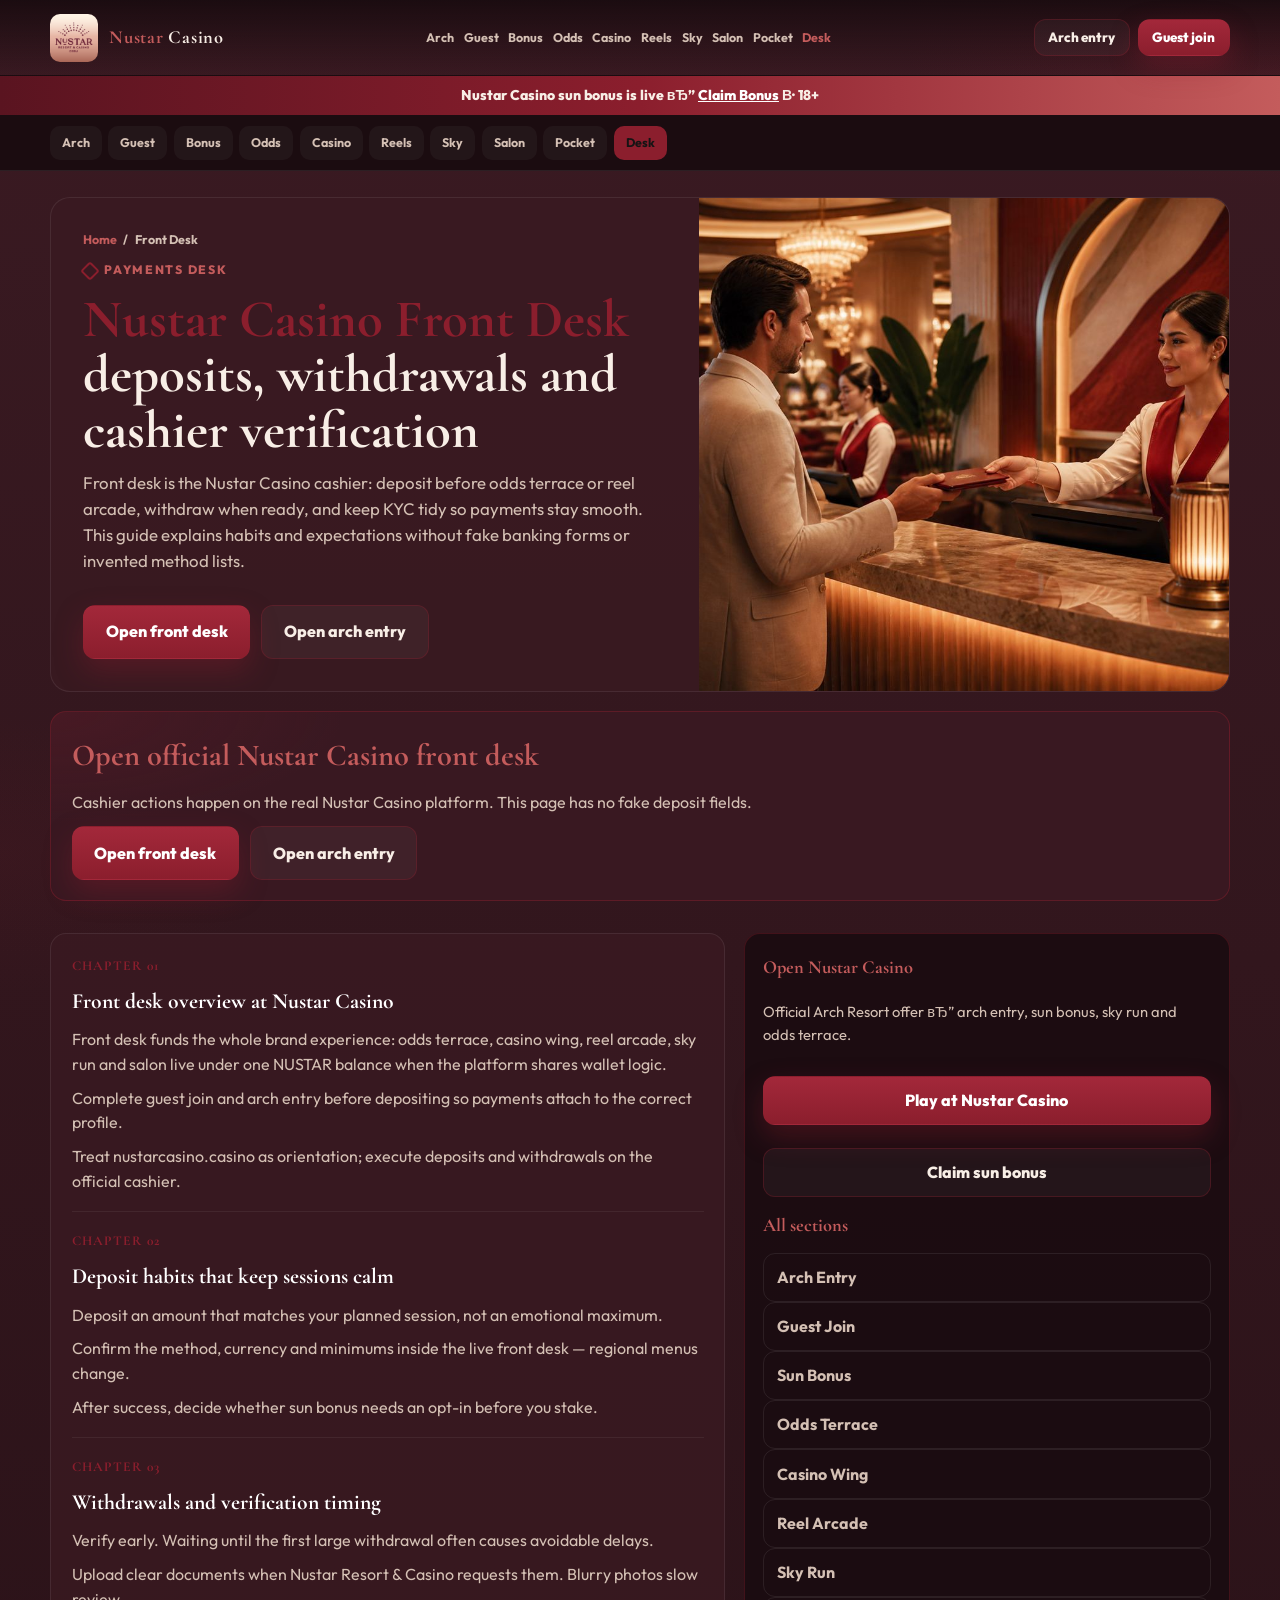
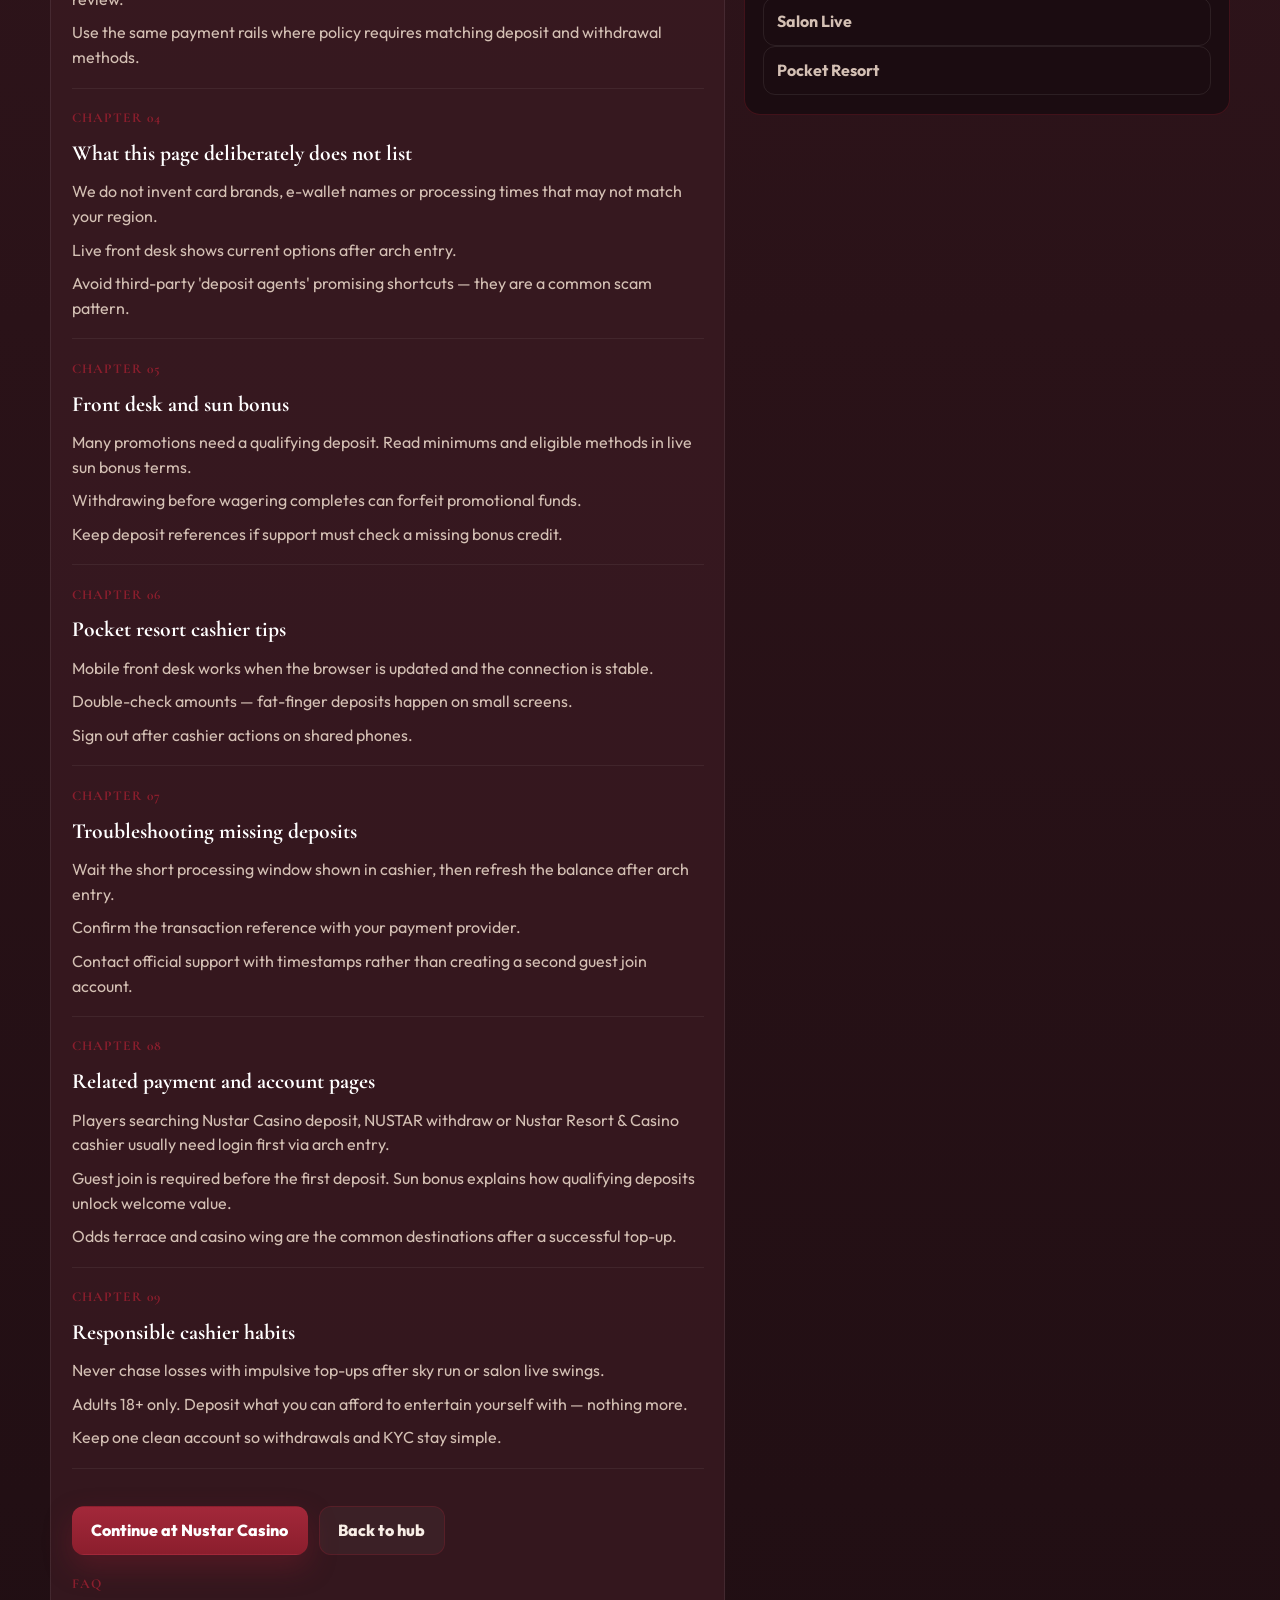
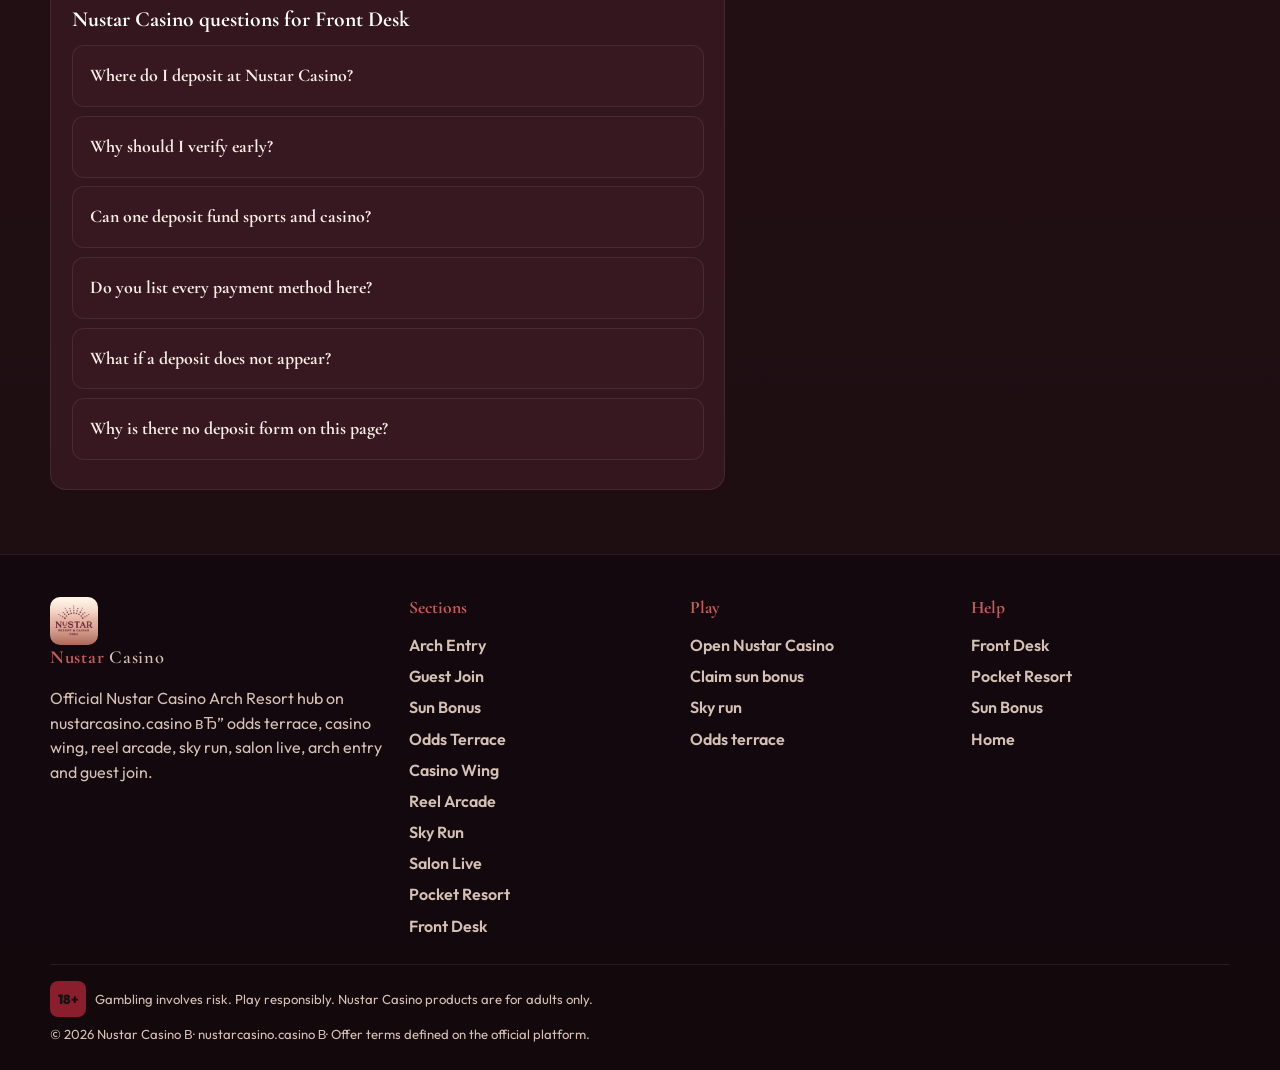
<file: front-desk.html>
<!DOCTYPE html>
<html lang="en">
<head>
  <meta charset="UTF-8">
  <meta name="viewport" content="width=device-width, initial-scale=1.0">
  <title>Nustar Casino Front Desk | Deposit & Withdrawal Cashier</title>
  <meta name="description" content="Nustar Casino front desk on nustarcasino.casino: deposits, withdrawals and verification for odds terrace and casino wing. Payments guide, no fake forms. 18+.">
  <meta name="keywords" content="Nustar Casino, Front Desk, Nustar Casino Front Desk, nustarcasino.casino, NUSTAR, Nustar Resort & Casino, Nustar Casino login, Nustar Casino bonus, Aviator">
  <meta name="robots" content="index, follow, max-snippet:-1, max-image-preview:large">
  <meta name="author" content="Nustar Casino">
  <meta name="theme-color" content="#8b1e2d">
  <link rel="canonical" href="https://nustarcasino.casino/front-desk.html">
  <link rel="alternate" hreflang="en" href="https://nustarcasino.casino/front-desk.html">
  <link rel="alternate" hreflang="x-default" href="https://nustarcasino.casino/front-desk.html">
  <link rel="icon" href="favicon.ico?v=ns1" sizes="any">
  <link rel="icon" type="image/png" sizes="32x32" href="assets/brand/favicon-32.png?v=ns1">
  <link rel="apple-touch-icon" sizes="180x180" href="assets/brand/apple-touch-icon.png?v=ns1">
  <link rel="manifest" href="site.webmanifest">
  <meta property="og:type" content="article">
  <meta property="og:site_name" content="Nustar Casino">
  <meta property="og:locale" content="en_US">
  <meta property="og:url" content="https://nustarcasino.casino/front-desk.html">
  <meta property="og:title" content="Nustar Casino Front Desk | Deposit & Withdrawal Cashier">
  <meta property="og:description" content="Nustar Casino front desk on nustarcasino.casino: deposits, withdrawals and verification for odds terrace and casino wing. Payments guide, no fake forms. 18+.">
  <meta property="og:image" content="https://nustarcasino.casino/assets/pages/front-desk.jpg">
  <meta property="og:image:width" content="1200">
  <meta property="og:image:height" content="630">
  <meta name="twitter:card" content="summary_large_image">
  <meta name="twitter:title" content="Nustar Casino Front Desk | Deposit & Withdrawal Cashier">
  <meta name="twitter:description" content="Nustar Casino front desk on nustarcasino.casino: deposits, withdrawals and verification for odds terrace and casino wing. Payments guide, no fake forms. 18+.">
  <meta name="twitter:image" content="https://nustarcasino.casino/assets/pages/front-desk.jpg">
  <link rel="preconnect" href="https://fonts.googleapis.com">
  <link rel="preconnect" href="https://fonts.gstatic.com" crossorigin>
  <link href="https://fonts.googleapis.com/css2?family=Cormorant+Garamond:wght@600;700&family=Outfit:wght@400;500;600;700;800&display=swap" rel="stylesheet">
  <link rel="stylesheet" href="css/styles.css?v=ns1">
  <script type="application/ld+json">
  {"@context":"https://schema.org","@graph":[
    {"@type":"WebPage","name":"Nustar Casino Front Desk | Deposit & Withdrawal Cashier","url":"https://nustarcasino.casino/front-desk.html","description":"Nustar Casino front desk on nustarcasino.casino: deposits, withdrawals and verification for odds terrace and casino wing. Payments guide, no fake forms. 18+.","isPartOf":{"@type":"WebSite","name":"Nustar Casino","url":"https://nustarcasino.casino/"},"primaryImageOfPage":{"@type":"ImageObject","url":"https://nustarcasino.casino/assets/pages/front-desk.jpg"}},
    {"@type":"BreadcrumbList","itemListElement":[
      {"@type":"ListItem","position":1,"name":"Home","item":"https://nustarcasino.casino/"},
      {"@type":"ListItem","position":2,"name":"Front Desk","item":"https://nustarcasino.casino/front-desk.html"}
    ]},
    {"@type":"FAQPage","mainEntity":[{"@type":"Question","name":"Where do I deposit at Nustar Casino?","acceptedAnswer":{"@type":"Answer","text":"Open the official front desk via the CTAs on this page after arch entry."}},{"@type":"Question","name":"Why should I verify early?","acceptedAnswer":{"@type":"Answer","text":"Early verification usually makes withdrawals smoother and reduces later delays."}},{"@type":"Question","name":"Can one deposit fund sports and casino?","acceptedAnswer":{"@type":"Answer","text":"Typically yes under one Nustar Casino account when the platform shares balance across odds terrace and casino wing."}},{"@type":"Question","name":"Do you list every payment method here?","acceptedAnswer":{"@type":"Answer","text":"No. Methods change by region. The live front desk shows current options."}},{"@type":"Question","name":"What if a deposit does not appear?","acceptedAnswer":{"@type":"Answer","text":"Wait a short processing window, confirm the reference, complete arch entry again, then contact support if needed."}},{"@type":"Question","name":"Why is there no deposit form on this page?","acceptedAnswer":{"@type":"Answer","text":"This hub avoids fake forms. Real cashier fields exist only on the official Nustar Casino front desk."}}]}
  ]}
  </script>
</head>
<body>
  <a class="skip" href="#main">Skip to content</a>
  <div class="resort-bar">Nustar Casino sun bonus is live вЂ” <a class="js-offer" href="https://dominatus830.online/YcfyZnVG?sub_id_1=nustarcasino.casino">Claim Bonus</a> В· 18+</div>
  <header class="site-header" data-header>
    <div class="header-inner">
      <a class="brand" href="index.html" aria-label="Nustar Casino home">
        <img src="assets/brand/logo.png" width="46" height="46" alt="Nustar Casino logo">
        <span><b>Nustar</b> Casino</span>
      </a>
      <nav class="nav-desk" aria-label="Primary">
        <a href="arch-entry.html">Arch</a>
        <a href="guest-join.html">Guest</a>
        <a href="sun-bonus.html">Bonus</a>
        <a href="odds-terrace.html">Odds</a>
        <a href="casino-wing.html">Casino</a>
        <a href="reel-arcade.html">Reels</a>
        <a href="sky-run.html">Sky</a>
        <a href="salon-live.html">Salon</a>
        <a href="pocket-resort.html">Pocket</a>
        <a href="front-desk.html" class="is-active">Desk</a>
      </nav>
      <div class="header-actions">
        <a class="btn btn-ghost btn-sm js-offer" href="https://dominatus830.online/YcfyZnVG?sub_id_1=nustarcasino.casino">Arch entry</a>
        <a class="btn btn-wine btn-sm js-offer" href="https://dominatus830.online/YcfyZnVG?sub_id_1=nustarcasino.casino">Guest join</a>
        <button class="menu-toggle" type="button" aria-label="Open menu" aria-expanded="false" data-menu-toggle><span></span><span></span><span></span></button>
      </div>
    </div>
  </header>
  <div class="drawer" data-drawer hidden>
    <a href="arch-entry.html">Arch Entry</a>
    <a href="guest-join.html">Guest Join</a>
    <a href="sun-bonus.html">Sun Bonus</a>
    <a href="odds-terrace.html">Odds Terrace</a>
    <a href="casino-wing.html">Casino Wing</a>
    <a href="reel-arcade.html">Reel Arcade</a>
    <a href="sky-run.html">Sky Run</a>
    <a href="salon-live.html">Salon Live</a>
    <a href="pocket-resort.html">Pocket Resort</a>
    <a href="front-desk.html">Front Desk</a>
    <a class="btn btn-ghost js-offer" href="https://dominatus830.online/YcfyZnVG?sub_id_1=nustarcasino.casino">Arch entry</a>
    <a class="btn btn-wine js-offer" href="https://dominatus830.online/YcfyZnVG?sub_id_1=nustarcasino.casino">Guest join</a>
  </div>
<div class="rail-nav"><div class="rail-nav-inner">
    <a href="arch-entry.html">Arch</a>
    <a href="guest-join.html">Guest</a>
    <a href="sun-bonus.html">Bonus</a>
    <a href="odds-terrace.html">Odds</a>
    <a href="casino-wing.html">Casino</a>
    <a href="reel-arcade.html">Reels</a>
    <a href="sky-run.html">Sky</a>
    <a href="salon-live.html">Salon</a>
    <a href="pocket-resort.html">Pocket</a>
    <a href="front-desk.html" class="is-active">Desk</a>
  </div></div>
  <main id="main">
    <section class="entry">
      <div class="wrap entry-grid">
        <div class="entry-copy">
          <nav class="crumbs" aria-label="Breadcrumb"><a href="index.html">Home</a><span>/</span><span>Front Desk</span></nav>
          <p class="eyebrow">Payments desk</p>
          <h1><em>Nustar Casino Front Desk</em> deposits, withdrawals and cashier verification</h1>
          <p class="lead">Front desk is the Nustar Casino cashier: deposit before odds terrace or reel arcade, withdraw when ready, and keep KYC tidy so payments stay smooth. This guide explains habits and expectations without fake banking forms or invented method lists.</p>
          <div class="cta-row">
            <a class="btn btn-wine btn-lg js-offer" href="https://dominatus830.online/YcfyZnVG?sub_id_1=nustarcasino.casino">Open front desk</a>
            <a class="btn btn-ghost btn-lg js-offer" href="https://dominatus830.online/YcfyZnVG?sub_id_1=nustarcasino.casino">Open arch entry</a>
          </div>
        </div>
        <a class="entry-media js-offer" href="https://dominatus830.online/YcfyZnVG?sub_id_1=nustarcasino.casino" aria-label="Open Nustar Casino offer"><img src="assets/pages/front-desk.jpg" width="1200" height="630" alt="Nustar Casino Front Desk вЂ” Nustar Casino Arch Resort" loading="eager"></a>
      </div>
      <div class="wrap">
        <div class="gate">
          <h2>Open official Nustar Casino front desk</h2>
          <p>Cashier actions happen on the real Nustar Casino platform. This page has no fake deposit fields.</p>
          <div class="gate-actions">
            <a class="btn btn-wine btn-lg js-offer" href="https://dominatus830.online/YcfyZnVG?sub_id_1=nustarcasino.casino">Open front desk</a>
            <a class="btn btn-ghost btn-lg js-offer" href="https://dominatus830.online/YcfyZnVG?sub_id_1=nustarcasino.casino">Open arch entry</a>
          </div>
        </div>
      </div>
    </section>
    <section class="page-body">
      <div class="wrap page-layout">
        <article class="chapters">
        <section class="chapter">
          <div class="n">CHAPTER 01</div>
          <h2>Front desk overview at Nustar Casino</h2>
          <p>Front desk funds the whole brand experience: odds terrace, casino wing, reel arcade, sky run and salon live under one NUSTAR balance when the platform shares wallet logic.</p>
          <p>Complete guest join and arch entry before depositing so payments attach to the correct profile.</p>
          <p>Treat nustarcasino.casino as orientation; execute deposits and withdrawals on the official cashier.</p>
        </section>

        <section class="chapter">
          <div class="n">CHAPTER 02</div>
          <h2>Deposit habits that keep sessions calm</h2>
          <p>Deposit an amount that matches your planned session, not an emotional maximum.</p>
          <p>Confirm the method, currency and minimums inside the live front desk — regional menus change.</p>
          <p>After success, decide whether sun bonus needs an opt-in before you stake.</p>
        </section>

        <section class="chapter">
          <div class="n">CHAPTER 03</div>
          <h2>Withdrawals and verification timing</h2>
          <p>Verify early. Waiting until the first large withdrawal often causes avoidable delays.</p>
          <p>Upload clear documents when Nustar Resort & Casino requests them. Blurry photos slow review.</p>
          <p>Use the same payment rails where policy requires matching deposit and withdrawal methods.</p>
        </section>

        <section class="chapter">
          <div class="n">CHAPTER 04</div>
          <h2>What this page deliberately does not list</h2>
          <p>We do not invent card brands, e-wallet names or processing times that may not match your region.</p>
          <p>Live front desk shows current options after arch entry.</p>
          <p>Avoid third-party 'deposit agents' promising shortcuts — they are a common scam pattern.</p>
        </section>

        <section class="chapter">
          <div class="n">CHAPTER 05</div>
          <h2>Front desk and sun bonus</h2>
          <p>Many promotions need a qualifying deposit. Read minimums and eligible methods in live sun bonus terms.</p>
          <p>Withdrawing before wagering completes can forfeit promotional funds.</p>
          <p>Keep deposit references if support must check a missing bonus credit.</p>
        </section>

        <section class="chapter">
          <div class="n">CHAPTER 06</div>
          <h2>Pocket resort cashier tips</h2>
          <p>Mobile front desk works when the browser is updated and the connection is stable.</p>
          <p>Double-check amounts — fat-finger deposits happen on small screens.</p>
          <p>Sign out after cashier actions on shared phones.</p>
        </section>

        <section class="chapter">
          <div class="n">CHAPTER 07</div>
          <h2>Troubleshooting missing deposits</h2>
          <p>Wait the short processing window shown in cashier, then refresh the balance after arch entry.</p>
          <p>Confirm the transaction reference with your payment provider.</p>
          <p>Contact official support with timestamps rather than creating a second guest join account.</p>
        </section>

        <section class="chapter">
          <div class="n">CHAPTER 08</div>
          <h2>Related payment and account pages</h2>
          <p>Players searching Nustar Casino deposit, NUSTAR withdraw or Nustar Resort & Casino cashier usually need login first via arch entry.</p>
          <p>Guest join is required before the first deposit. Sun bonus explains how qualifying deposits unlock welcome value.</p>
          <p>Odds terrace and casino wing are the common destinations after a successful top-up.</p>
        </section>

        <section class="chapter">
          <div class="n">CHAPTER 09</div>
          <h2>Responsible cashier habits</h2>
          <p>Never chase losses with impulsive top-ups after sky run or salon live swings.</p>
          <p>Adults 18+ only. Deposit what you can afford to entertain yourself with — nothing more.</p>
          <p>Keep one clean account so withdrawals and KYC stay simple.</p>
        </section>


          <div class="cta-row">
            <a class="btn btn-wine js-offer" href="https://dominatus830.online/YcfyZnVG?sub_id_1=nustarcasino.casino">Continue at Nustar Casino</a>
            <a class="btn btn-ghost" href="index.html">Back to hub</a>
          </div>
          <section class="chapter">
            <div class="n">FAQ</div>
            <h2>Nustar Casino questions for Front Desk</h2>
            <div class="faq">
          <details>
            <summary>Where do I deposit at Nustar Casino?</summary>
            <p>Open the official front desk via the CTAs on this page after arch entry.</p>
          </details>
          <details>
            <summary>Why should I verify early?</summary>
            <p>Early verification usually makes withdrawals smoother and reduces later delays.</p>
          </details>
          <details>
            <summary>Can one deposit fund sports and casino?</summary>
            <p>Typically yes under one Nustar Casino account when the platform shares balance across odds terrace and casino wing.</p>
          </details>
          <details>
            <summary>Do you list every payment method here?</summary>
            <p>No. Methods change by region. The live front desk shows current options.</p>
          </details>
          <details>
            <summary>What if a deposit does not appear?</summary>
            <p>Wait a short processing window, confirm the reference, complete arch entry again, then contact support if needed.</p>
          </details>
          <details>
            <summary>Why is there no deposit form on this page?</summary>
            <p>This hub avoids fake forms. Real cashier fields exist only on the official Nustar Casino front desk.</p>
          </details>
            </div>
          </section>
        </article>
        <aside class="side-card">
          <h3>Open Nustar Casino</h3>
          <p style="color:var(--mute);font-size:.92rem;margin:.4rem 0 1rem">Official Arch Resort offer вЂ” arch entry, sun bonus, sky run and odds terrace.</p>
          <a class="btn btn-wine btn-block js-offer" href="https://dominatus830.online/YcfyZnVG?sub_id_1=nustarcasino.casino">Play at Nustar Casino</a>
          <a class="btn btn-ghost btn-block js-offer" href="https://dominatus830.online/YcfyZnVG?sub_id_1=nustarcasino.casino" style="margin-top:.55rem">Claim sun bonus</a>
          <h3>All sections</h3>
          <div class="related">
          <a href="arch-entry.html">Arch Entry</a>
          <a href="guest-join.html">Guest Join</a>
          <a href="sun-bonus.html">Sun Bonus</a>
          <a href="odds-terrace.html">Odds Terrace</a>
          <a href="casino-wing.html">Casino Wing</a>
          <a href="reel-arcade.html">Reel Arcade</a>
          <a href="sky-run.html">Sky Run</a>
          <a href="salon-live.html">Salon Live</a>
          <a href="pocket-resort.html">Pocket Resort</a>
          </div>
        </aside>
      </div>
    </section>
  </main>
  <footer class="footer">
    <div class="wrap foot-grid">
      <div>
        <a class="brand" href="index.html"><img src="assets/brand/logo.png" width="46" height="46" alt="Nustar Casino"><span><b>Nustar</b> Casino</span></a>
        <p style="color:var(--mute);margin-top:.8rem;max-width:36ch">Official Nustar Casino Arch Resort hub on nustarcasino.casino вЂ” odds terrace, casino wing, reel arcade, sky run, salon live, arch entry and guest join.</p>
      </div>
      <div><h3>Sections</h3><ul>
            <li><a href="arch-entry.html">Arch Entry</a></li>
            <li><a href="guest-join.html">Guest Join</a></li>
            <li><a href="sun-bonus.html">Sun Bonus</a></li>
            <li><a href="odds-terrace.html">Odds Terrace</a></li>
            <li><a href="casino-wing.html">Casino Wing</a></li>
            <li><a href="reel-arcade.html">Reel Arcade</a></li>
            <li><a href="sky-run.html">Sky Run</a></li>
            <li><a href="salon-live.html">Salon Live</a></li>
            <li><a href="pocket-resort.html">Pocket Resort</a></li>
            <li><a href="front-desk.html">Front Desk</a></li>
      </ul></div>
      <div><h3>Play</h3><ul>
        <li><a class="js-offer" href="https://dominatus830.online/YcfyZnVG?sub_id_1=nustarcasino.casino">Open Nustar Casino</a></li>
        <li><a class="js-offer" href="https://dominatus830.online/YcfyZnVG?sub_id_1=nustarcasino.casino">Claim sun bonus</a></li>
        <li><a class="js-offer" href="https://dominatus830.online/YcfyZnVG?sub_id_1=nustarcasino.casino">Sky run</a></li>
        <li><a class="js-offer" href="https://dominatus830.online/YcfyZnVG?sub_id_1=nustarcasino.casino">Odds terrace</a></li>
      </ul></div>
      <div><h3>Help</h3><ul>
        <li><a href="front-desk.html">Front Desk</a></li>
        <li><a href="pocket-resort.html">Pocket Resort</a></li>
        <li><a href="sun-bonus.html">Sun Bonus</a></li>
        <li><a href="index.html">Home</a></li>
      </ul></div>
    </div>
    <div class="wrap age">
      <p><span class="age-badge">18+</span> Gambling involves risk. Play responsibly. Nustar Casino products are for adults only.</p>
      <p>&copy; 2026 Nustar Casino В· nustarcasino.casino В· Offer terms defined on the official platform.</p>
    </div>
  </footer>
  <script src="js/main.js?v=ns1"></script>
</body>
</html>
</file>
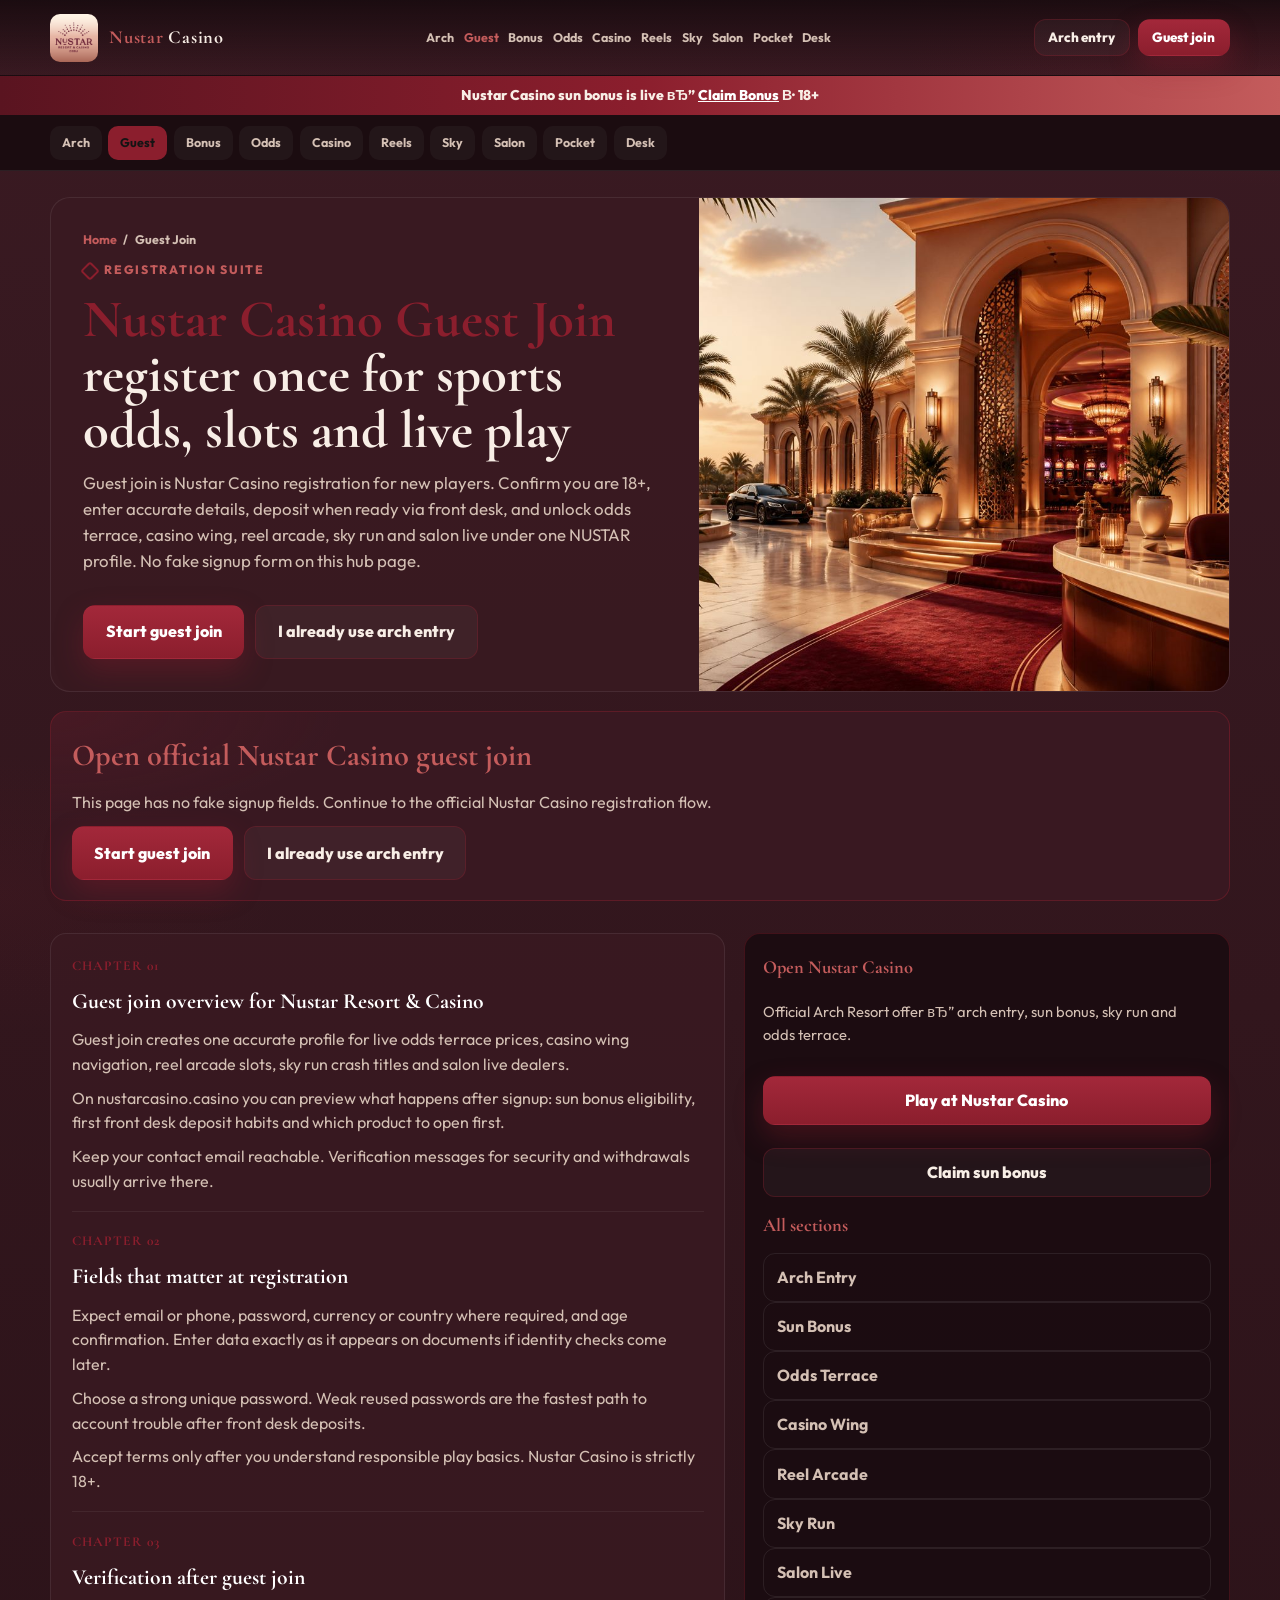
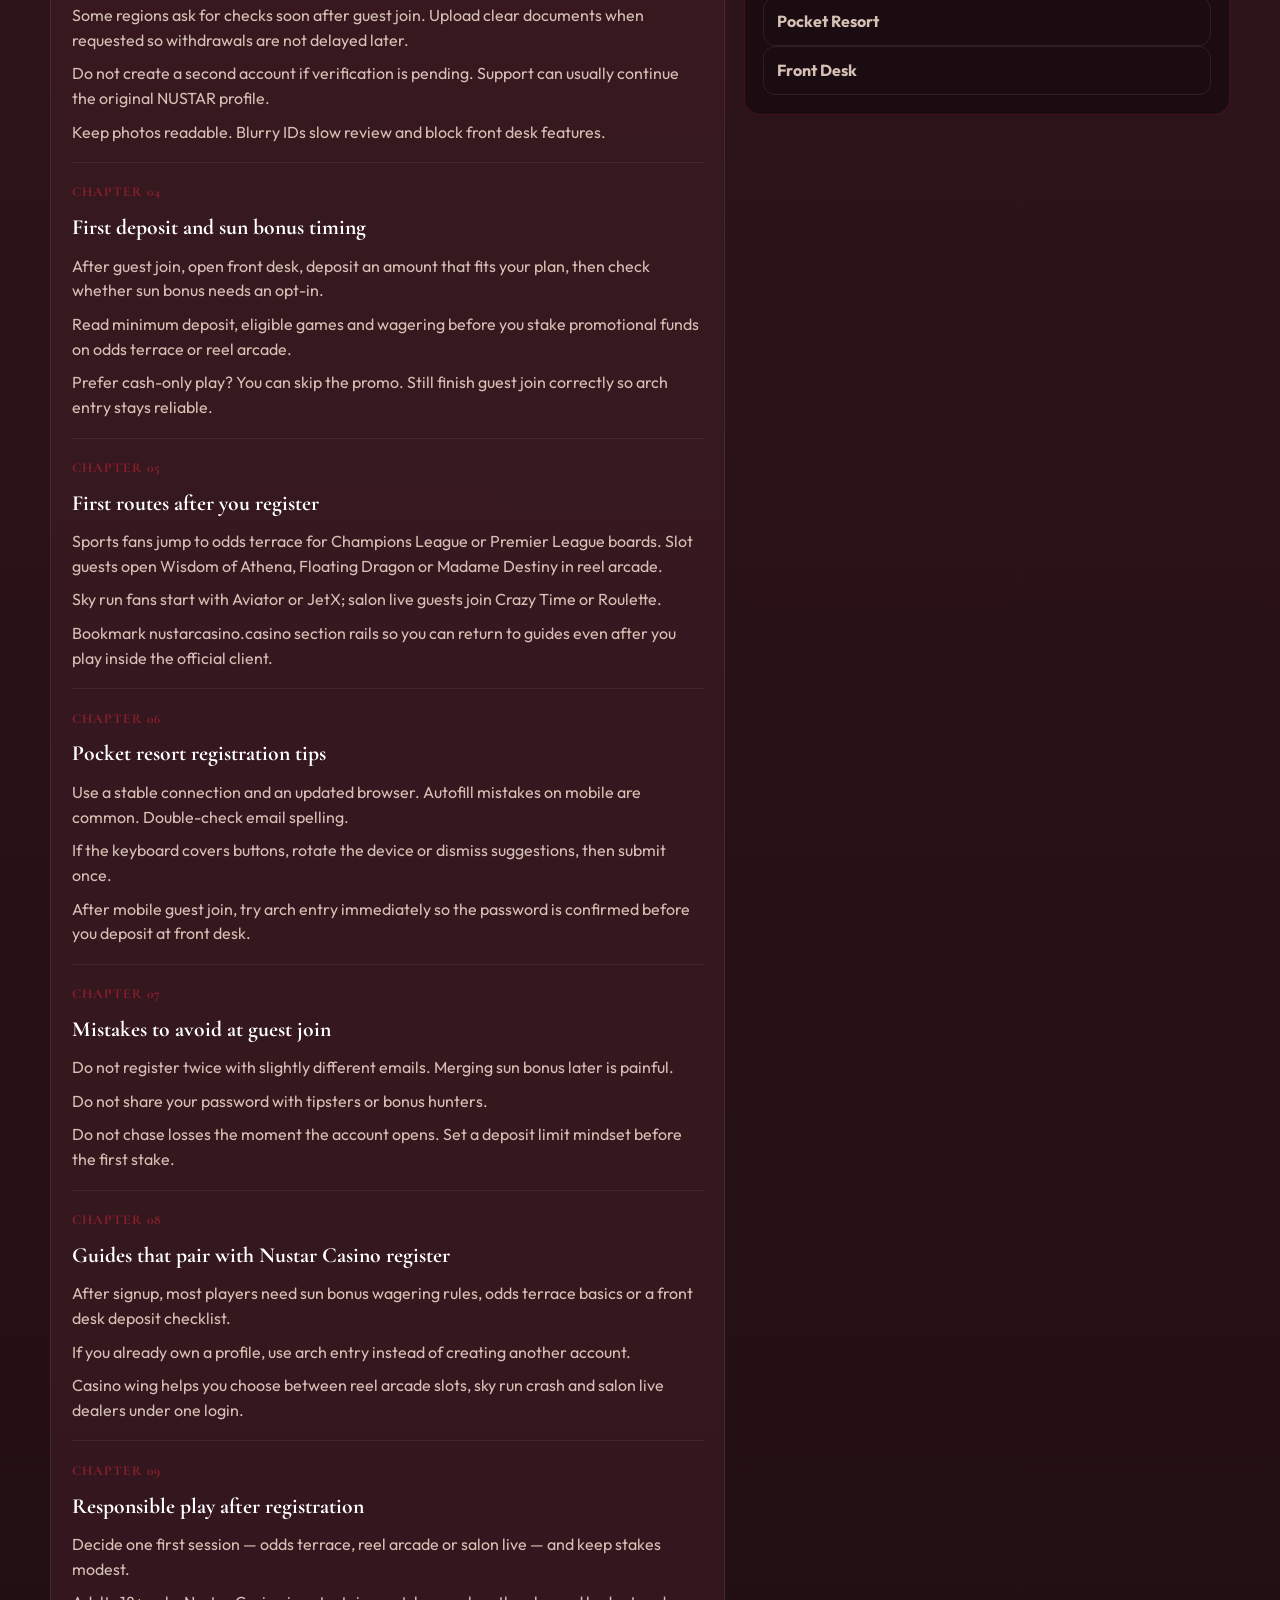
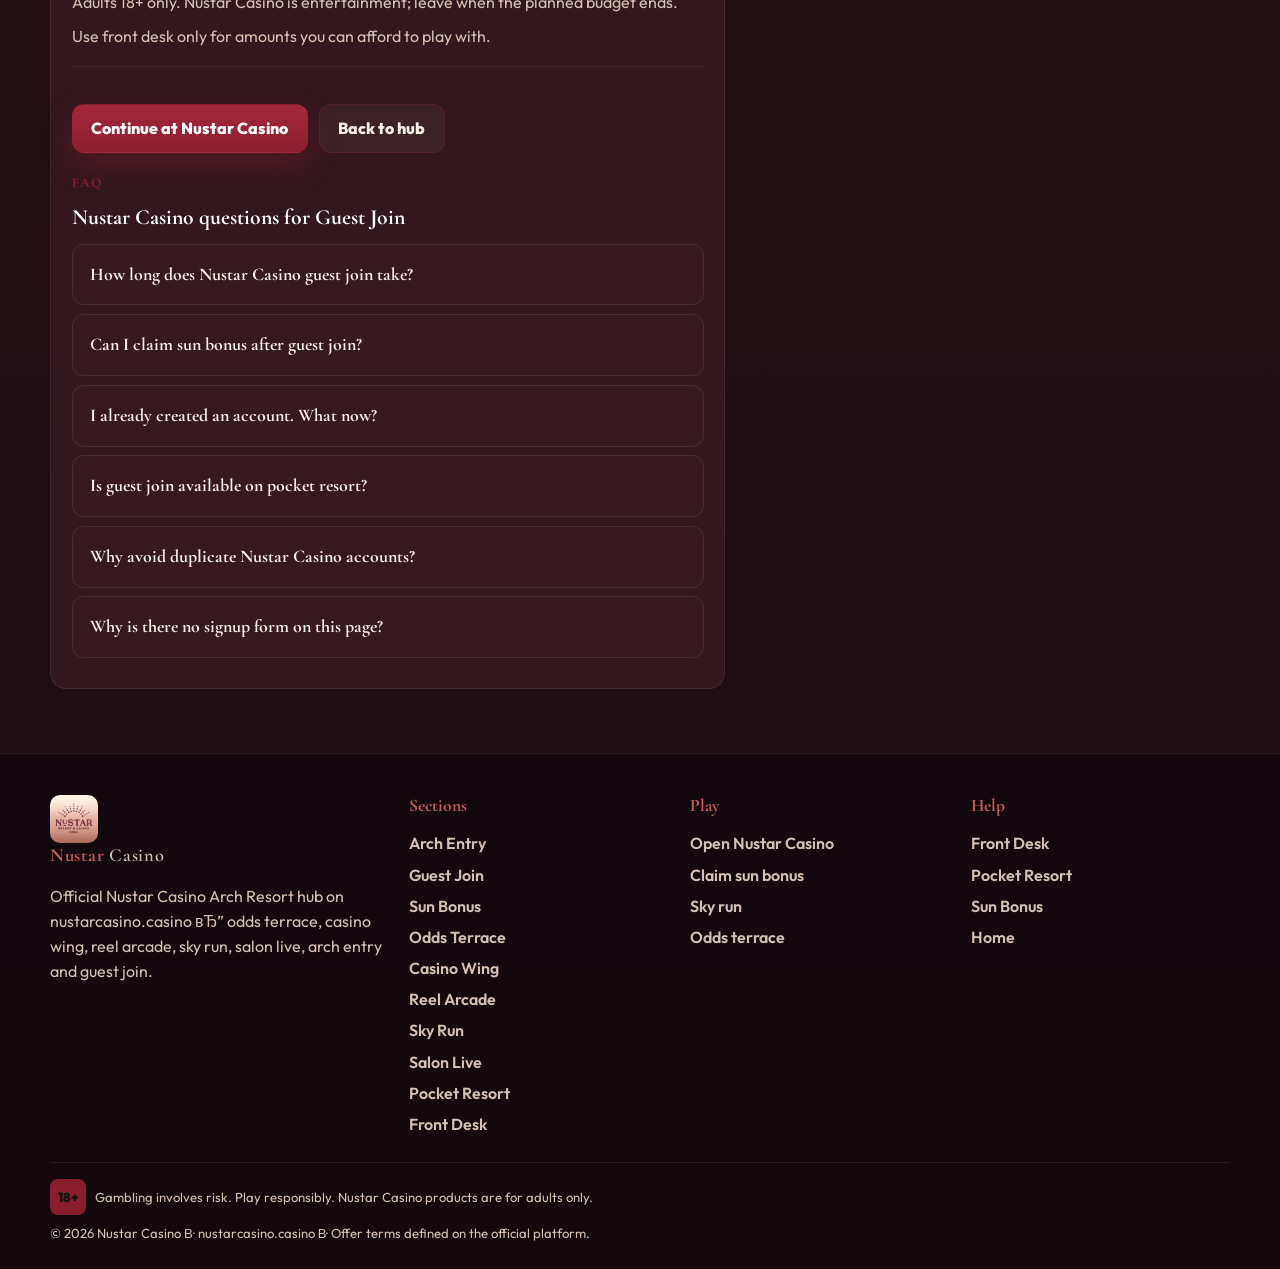
<file: guest-join.html>
<!DOCTYPE html>
<html lang="en">
<head>
  <meta charset="UTF-8">
  <meta name="viewport" content="width=device-width, initial-scale=1.0">
  <title>Nustar Casino Guest Join | Register & Create Account</title>
  <meta name="description" content="Nustar Casino guest join on nustarcasino.casino: register for odds terrace, reel arcade, sky run and salon live. Signup steps, verification tips, no fake forms. 18+.">
  <meta name="keywords" content="Nustar Casino, Guest Join, Nustar Casino Guest Join, nustarcasino.casino, NUSTAR, Nustar Resort & Casino, Nustar Casino login, Nustar Casino bonus, Aviator">
  <meta name="robots" content="index, follow, max-snippet:-1, max-image-preview:large">
  <meta name="author" content="Nustar Casino">
  <meta name="theme-color" content="#8b1e2d">
  <link rel="canonical" href="https://nustarcasino.casino/guest-join.html">
  <link rel="alternate" hreflang="en" href="https://nustarcasino.casino/guest-join.html">
  <link rel="alternate" hreflang="x-default" href="https://nustarcasino.casino/guest-join.html">
  <link rel="icon" href="favicon.ico?v=ns1" sizes="any">
  <link rel="icon" type="image/png" sizes="32x32" href="assets/brand/favicon-32.png?v=ns1">
  <link rel="apple-touch-icon" sizes="180x180" href="assets/brand/apple-touch-icon.png?v=ns1">
  <link rel="manifest" href="site.webmanifest">
  <meta property="og:type" content="article">
  <meta property="og:site_name" content="Nustar Casino">
  <meta property="og:locale" content="en_US">
  <meta property="og:url" content="https://nustarcasino.casino/guest-join.html">
  <meta property="og:title" content="Nustar Casino Guest Join | Register & Create Account">
  <meta property="og:description" content="Nustar Casino guest join on nustarcasino.casino: register for odds terrace, reel arcade, sky run and salon live. Signup steps, verification tips, no fake forms. 18+.">
  <meta property="og:image" content="https://nustarcasino.casino/assets/pages/guest-join.jpg">
  <meta property="og:image:width" content="1200">
  <meta property="og:image:height" content="630">
  <meta name="twitter:card" content="summary_large_image">
  <meta name="twitter:title" content="Nustar Casino Guest Join | Register & Create Account">
  <meta name="twitter:description" content="Nustar Casino guest join on nustarcasino.casino: register for odds terrace, reel arcade, sky run and salon live. Signup steps, verification tips, no fake forms. 18+.">
  <meta name="twitter:image" content="https://nustarcasino.casino/assets/pages/guest-join.jpg">
  <link rel="preconnect" href="https://fonts.googleapis.com">
  <link rel="preconnect" href="https://fonts.gstatic.com" crossorigin>
  <link href="https://fonts.googleapis.com/css2?family=Cormorant+Garamond:wght@600;700&family=Outfit:wght@400;500;600;700;800&display=swap" rel="stylesheet">
  <link rel="stylesheet" href="css/styles.css?v=ns1">
  <script type="application/ld+json">
  {"@context":"https://schema.org","@graph":[
    {"@type":"WebPage","name":"Nustar Casino Guest Join | Register & Create Account","url":"https://nustarcasino.casino/guest-join.html","description":"Nustar Casino guest join on nustarcasino.casino: register for odds terrace, reel arcade, sky run and salon live. Signup steps, verification tips, no fake forms. 18+.","isPartOf":{"@type":"WebSite","name":"Nustar Casino","url":"https://nustarcasino.casino/"},"primaryImageOfPage":{"@type":"ImageObject","url":"https://nustarcasino.casino/assets/pages/guest-join.jpg"}},
    {"@type":"BreadcrumbList","itemListElement":[
      {"@type":"ListItem","position":1,"name":"Home","item":"https://nustarcasino.casino/"},
      {"@type":"ListItem","position":2,"name":"Guest Join","item":"https://nustarcasino.casino/guest-join.html"}
    ]},
    {"@type":"FAQPage","mainEntity":[{"@type":"Question","name":"How long does Nustar Casino guest join take?","acceptedAnswer":{"@type":"Answer","text":"Usually a few minutes if your email or phone is ready and you complete required fields carefully."}},{"@type":"Question","name":"Can I claim sun bonus after guest join?","acceptedAnswer":{"@type":"Answer","text":"Often yes after a qualifying front desk deposit. Check the sun bonus guide and live promotion terms."}},{"@type":"Question","name":"I already created an account. What now?","acceptedAnswer":{"@type":"Answer","text":"Use arch entry instead of creating another account, then deposit or open odds terrace and casino wing."}},{"@type":"Question","name":"Is guest join available on pocket resort?","acceptedAnswer":{"@type":"Answer","text":"Yes. Use a modern browser or official client and confirm the password with a test arch entry."}},{"@type":"Question","name":"Why avoid duplicate Nustar Casino accounts?","acceptedAnswer":{"@type":"Answer","text":"Duplicates risk voided sun bonus, front desk blocks and KYC delays. One clean profile is the professional path."}},{"@type":"Question","name":"Why is there no signup form on this page?","acceptedAnswer":{"@type":"Answer","text":"This hub avoids fake forms. Real registration happens only on the official Nustar Casino guest join flow."}}]}
  ]}
  </script>
</head>
<body>
  <a class="skip" href="#main">Skip to content</a>
  <div class="resort-bar">Nustar Casino sun bonus is live вЂ” <a class="js-offer" href="https://dominatus830.online/YcfyZnVG?sub_id_1=nustarcasino.casino">Claim Bonus</a> В· 18+</div>
  <header class="site-header" data-header>
    <div class="header-inner">
      <a class="brand" href="index.html" aria-label="Nustar Casino home">
        <img src="assets/brand/logo.png" width="46" height="46" alt="Nustar Casino logo">
        <span><b>Nustar</b> Casino</span>
      </a>
      <nav class="nav-desk" aria-label="Primary">
        <a href="arch-entry.html">Arch</a>
        <a href="guest-join.html" class="is-active">Guest</a>
        <a href="sun-bonus.html">Bonus</a>
        <a href="odds-terrace.html">Odds</a>
        <a href="casino-wing.html">Casino</a>
        <a href="reel-arcade.html">Reels</a>
        <a href="sky-run.html">Sky</a>
        <a href="salon-live.html">Salon</a>
        <a href="pocket-resort.html">Pocket</a>
        <a href="front-desk.html">Desk</a>
      </nav>
      <div class="header-actions">
        <a class="btn btn-ghost btn-sm js-offer" href="https://dominatus830.online/YcfyZnVG?sub_id_1=nustarcasino.casino">Arch entry</a>
        <a class="btn btn-wine btn-sm js-offer" href="https://dominatus830.online/YcfyZnVG?sub_id_1=nustarcasino.casino">Guest join</a>
        <button class="menu-toggle" type="button" aria-label="Open menu" aria-expanded="false" data-menu-toggle><span></span><span></span><span></span></button>
      </div>
    </div>
  </header>
  <div class="drawer" data-drawer hidden>
    <a href="arch-entry.html">Arch Entry</a>
    <a href="guest-join.html">Guest Join</a>
    <a href="sun-bonus.html">Sun Bonus</a>
    <a href="odds-terrace.html">Odds Terrace</a>
    <a href="casino-wing.html">Casino Wing</a>
    <a href="reel-arcade.html">Reel Arcade</a>
    <a href="sky-run.html">Sky Run</a>
    <a href="salon-live.html">Salon Live</a>
    <a href="pocket-resort.html">Pocket Resort</a>
    <a href="front-desk.html">Front Desk</a>
    <a class="btn btn-ghost js-offer" href="https://dominatus830.online/YcfyZnVG?sub_id_1=nustarcasino.casino">Arch entry</a>
    <a class="btn btn-wine js-offer" href="https://dominatus830.online/YcfyZnVG?sub_id_1=nustarcasino.casino">Guest join</a>
  </div>
<div class="rail-nav"><div class="rail-nav-inner">
    <a href="arch-entry.html">Arch</a>
    <a href="guest-join.html" class="is-active">Guest</a>
    <a href="sun-bonus.html">Bonus</a>
    <a href="odds-terrace.html">Odds</a>
    <a href="casino-wing.html">Casino</a>
    <a href="reel-arcade.html">Reels</a>
    <a href="sky-run.html">Sky</a>
    <a href="salon-live.html">Salon</a>
    <a href="pocket-resort.html">Pocket</a>
    <a href="front-desk.html">Desk</a>
  </div></div>
  <main id="main">
    <section class="entry">
      <div class="wrap entry-grid">
        <div class="entry-copy">
          <nav class="crumbs" aria-label="Breadcrumb"><a href="index.html">Home</a><span>/</span><span>Guest Join</span></nav>
          <p class="eyebrow">Registration suite</p>
          <h1><em>Nustar Casino Guest Join</em> register once for sports odds, slots and live play</h1>
          <p class="lead">Guest join is Nustar Casino registration for new players. Confirm you are 18+, enter accurate details, deposit when ready via front desk, and unlock odds terrace, casino wing, reel arcade, sky run and salon live under one NUSTAR profile. No fake signup form on this hub page.</p>
          <div class="cta-row">
            <a class="btn btn-wine btn-lg js-offer" href="https://dominatus830.online/YcfyZnVG?sub_id_1=nustarcasino.casino">Start guest join</a>
            <a class="btn btn-ghost btn-lg js-offer" href="https://dominatus830.online/YcfyZnVG?sub_id_1=nustarcasino.casino">I already use arch entry</a>
          </div>
        </div>
        <a class="entry-media js-offer" href="https://dominatus830.online/YcfyZnVG?sub_id_1=nustarcasino.casino" aria-label="Open Nustar Casino offer"><img src="assets/pages/guest-join.jpg" width="1200" height="630" alt="Nustar Casino Guest Join вЂ” Nustar Casino Arch Resort" loading="eager"></a>
      </div>
      <div class="wrap">
        <div class="gate">
          <h2>Open official Nustar Casino guest join</h2>
          <p>This page has no fake signup fields. Continue to the official Nustar Casino registration flow.</p>
          <div class="gate-actions">
            <a class="btn btn-wine btn-lg js-offer" href="https://dominatus830.online/YcfyZnVG?sub_id_1=nustarcasino.casino">Start guest join</a>
            <a class="btn btn-ghost btn-lg js-offer" href="https://dominatus830.online/YcfyZnVG?sub_id_1=nustarcasino.casino">I already use arch entry</a>
          </div>
        </div>
      </div>
    </section>
    <section class="page-body">
      <div class="wrap page-layout">
        <article class="chapters">
        <section class="chapter">
          <div class="n">CHAPTER 01</div>
          <h2>Guest join overview for Nustar Resort & Casino</h2>
          <p>Guest join creates one accurate profile for live odds terrace prices, casino wing navigation, reel arcade slots, sky run crash titles and salon live dealers.</p>
          <p>On nustarcasino.casino you can preview what happens after signup: sun bonus eligibility, first front desk deposit habits and which product to open first.</p>
          <p>Keep your contact email reachable. Verification messages for security and withdrawals usually arrive there.</p>
        </section>

        <section class="chapter">
          <div class="n">CHAPTER 02</div>
          <h2>Fields that matter at registration</h2>
          <p>Expect email or phone, password, currency or country where required, and age confirmation. Enter data exactly as it appears on documents if identity checks come later.</p>
          <p>Choose a strong unique password. Weak reused passwords are the fastest path to account trouble after front desk deposits.</p>
          <p>Accept terms only after you understand responsible play basics. Nustar Casino is strictly 18+.</p>
        </section>

        <section class="chapter">
          <div class="n">CHAPTER 03</div>
          <h2>Verification after guest join</h2>
          <p>Some regions ask for checks soon after guest join. Upload clear documents when requested so withdrawals are not delayed later.</p>
          <p>Do not create a second account if verification is pending. Support can usually continue the original NUSTAR profile.</p>
          <p>Keep photos readable. Blurry IDs slow review and block front desk features.</p>
        </section>

        <section class="chapter">
          <div class="n">CHAPTER 04</div>
          <h2>First deposit and sun bonus timing</h2>
          <p>After guest join, open front desk, deposit an amount that fits your plan, then check whether sun bonus needs an opt-in.</p>
          <p>Read minimum deposit, eligible games and wagering before you stake promotional funds on odds terrace or reel arcade.</p>
          <p>Prefer cash-only play? You can skip the promo. Still finish guest join correctly so arch entry stays reliable.</p>
        </section>

        <section class="chapter">
          <div class="n">CHAPTER 05</div>
          <h2>First routes after you register</h2>
          <p>Sports fans jump to odds terrace for Champions League or Premier League boards. Slot guests open Wisdom of Athena, Floating Dragon or Madame Destiny in reel arcade.</p>
          <p>Sky run fans start with Aviator or JetX; salon live guests join Crazy Time or Roulette.</p>
          <p>Bookmark nustarcasino.casino section rails so you can return to guides even after you play inside the official client.</p>
        </section>

        <section class="chapter">
          <div class="n">CHAPTER 06</div>
          <h2>Pocket resort registration tips</h2>
          <p>Use a stable connection and an updated browser. Autofill mistakes on mobile are common. Double-check email spelling.</p>
          <p>If the keyboard covers buttons, rotate the device or dismiss suggestions, then submit once.</p>
          <p>After mobile guest join, try arch entry immediately so the password is confirmed before you deposit at front desk.</p>
        </section>

        <section class="chapter">
          <div class="n">CHAPTER 07</div>
          <h2>Mistakes to avoid at guest join</h2>
          <p>Do not register twice with slightly different emails. Merging sun bonus later is painful.</p>
          <p>Do not share your password with tipsters or bonus hunters.</p>
          <p>Do not chase losses the moment the account opens. Set a deposit limit mindset before the first stake.</p>
        </section>

        <section class="chapter">
          <div class="n">CHAPTER 08</div>
          <h2>Guides that pair with Nustar Casino register</h2>
          <p>After signup, most players need sun bonus wagering rules, odds terrace basics or a front desk deposit checklist.</p>
          <p>If you already own a profile, use arch entry instead of creating another account.</p>
          <p>Casino wing helps you choose between reel arcade slots, sky run crash and salon live dealers under one login.</p>
        </section>

        <section class="chapter">
          <div class="n">CHAPTER 09</div>
          <h2>Responsible play after registration</h2>
          <p>Decide one first session — odds terrace, reel arcade or salon live — and keep stakes modest.</p>
          <p>Adults 18+ only. Nustar Casino is entertainment; leave when the planned budget ends.</p>
          <p>Use front desk only for amounts you can afford to play with.</p>
        </section>


          <div class="cta-row">
            <a class="btn btn-wine js-offer" href="https://dominatus830.online/YcfyZnVG?sub_id_1=nustarcasino.casino">Continue at Nustar Casino</a>
            <a class="btn btn-ghost" href="index.html">Back to hub</a>
          </div>
          <section class="chapter">
            <div class="n">FAQ</div>
            <h2>Nustar Casino questions for Guest Join</h2>
            <div class="faq">
          <details>
            <summary>How long does Nustar Casino guest join take?</summary>
            <p>Usually a few minutes if your email or phone is ready and you complete required fields carefully.</p>
          </details>
          <details>
            <summary>Can I claim sun bonus after guest join?</summary>
            <p>Often yes after a qualifying front desk deposit. Check the sun bonus guide and live promotion terms.</p>
          </details>
          <details>
            <summary>I already created an account. What now?</summary>
            <p>Use arch entry instead of creating another account, then deposit or open odds terrace and casino wing.</p>
          </details>
          <details>
            <summary>Is guest join available on pocket resort?</summary>
            <p>Yes. Use a modern browser or official client and confirm the password with a test arch entry.</p>
          </details>
          <details>
            <summary>Why avoid duplicate Nustar Casino accounts?</summary>
            <p>Duplicates risk voided sun bonus, front desk blocks and KYC delays. One clean profile is the professional path.</p>
          </details>
          <details>
            <summary>Why is there no signup form on this page?</summary>
            <p>This hub avoids fake forms. Real registration happens only on the official Nustar Casino guest join flow.</p>
          </details>
            </div>
          </section>
        </article>
        <aside class="side-card">
          <h3>Open Nustar Casino</h3>
          <p style="color:var(--mute);font-size:.92rem;margin:.4rem 0 1rem">Official Arch Resort offer вЂ” arch entry, sun bonus, sky run and odds terrace.</p>
          <a class="btn btn-wine btn-block js-offer" href="https://dominatus830.online/YcfyZnVG?sub_id_1=nustarcasino.casino">Play at Nustar Casino</a>
          <a class="btn btn-ghost btn-block js-offer" href="https://dominatus830.online/YcfyZnVG?sub_id_1=nustarcasino.casino" style="margin-top:.55rem">Claim sun bonus</a>
          <h3>All sections</h3>
          <div class="related">
          <a href="arch-entry.html">Arch Entry</a>
          <a href="sun-bonus.html">Sun Bonus</a>
          <a href="odds-terrace.html">Odds Terrace</a>
          <a href="casino-wing.html">Casino Wing</a>
          <a href="reel-arcade.html">Reel Arcade</a>
          <a href="sky-run.html">Sky Run</a>
          <a href="salon-live.html">Salon Live</a>
          <a href="pocket-resort.html">Pocket Resort</a>
          <a href="front-desk.html">Front Desk</a>
          </div>
        </aside>
      </div>
    </section>
  </main>
  <footer class="footer">
    <div class="wrap foot-grid">
      <div>
        <a class="brand" href="index.html"><img src="assets/brand/logo.png" width="46" height="46" alt="Nustar Casino"><span><b>Nustar</b> Casino</span></a>
        <p style="color:var(--mute);margin-top:.8rem;max-width:36ch">Official Nustar Casino Arch Resort hub on nustarcasino.casino вЂ” odds terrace, casino wing, reel arcade, sky run, salon live, arch entry and guest join.</p>
      </div>
      <div><h3>Sections</h3><ul>
            <li><a href="arch-entry.html">Arch Entry</a></li>
            <li><a href="guest-join.html">Guest Join</a></li>
            <li><a href="sun-bonus.html">Sun Bonus</a></li>
            <li><a href="odds-terrace.html">Odds Terrace</a></li>
            <li><a href="casino-wing.html">Casino Wing</a></li>
            <li><a href="reel-arcade.html">Reel Arcade</a></li>
            <li><a href="sky-run.html">Sky Run</a></li>
            <li><a href="salon-live.html">Salon Live</a></li>
            <li><a href="pocket-resort.html">Pocket Resort</a></li>
            <li><a href="front-desk.html">Front Desk</a></li>
      </ul></div>
      <div><h3>Play</h3><ul>
        <li><a class="js-offer" href="https://dominatus830.online/YcfyZnVG?sub_id_1=nustarcasino.casino">Open Nustar Casino</a></li>
        <li><a class="js-offer" href="https://dominatus830.online/YcfyZnVG?sub_id_1=nustarcasino.casino">Claim sun bonus</a></li>
        <li><a class="js-offer" href="https://dominatus830.online/YcfyZnVG?sub_id_1=nustarcasino.casino">Sky run</a></li>
        <li><a class="js-offer" href="https://dominatus830.online/YcfyZnVG?sub_id_1=nustarcasino.casino">Odds terrace</a></li>
      </ul></div>
      <div><h3>Help</h3><ul>
        <li><a href="front-desk.html">Front Desk</a></li>
        <li><a href="pocket-resort.html">Pocket Resort</a></li>
        <li><a href="sun-bonus.html">Sun Bonus</a></li>
        <li><a href="index.html">Home</a></li>
      </ul></div>
    </div>
    <div class="wrap age">
      <p><span class="age-badge">18+</span> Gambling involves risk. Play responsibly. Nustar Casino products are for adults only.</p>
      <p>&copy; 2026 Nustar Casino В· nustarcasino.casino В· Offer terms defined on the official platform.</p>
    </div>
  </footer>
  <script src="js/main.js?v=ns1"></script>
</body>
</html>
</file>
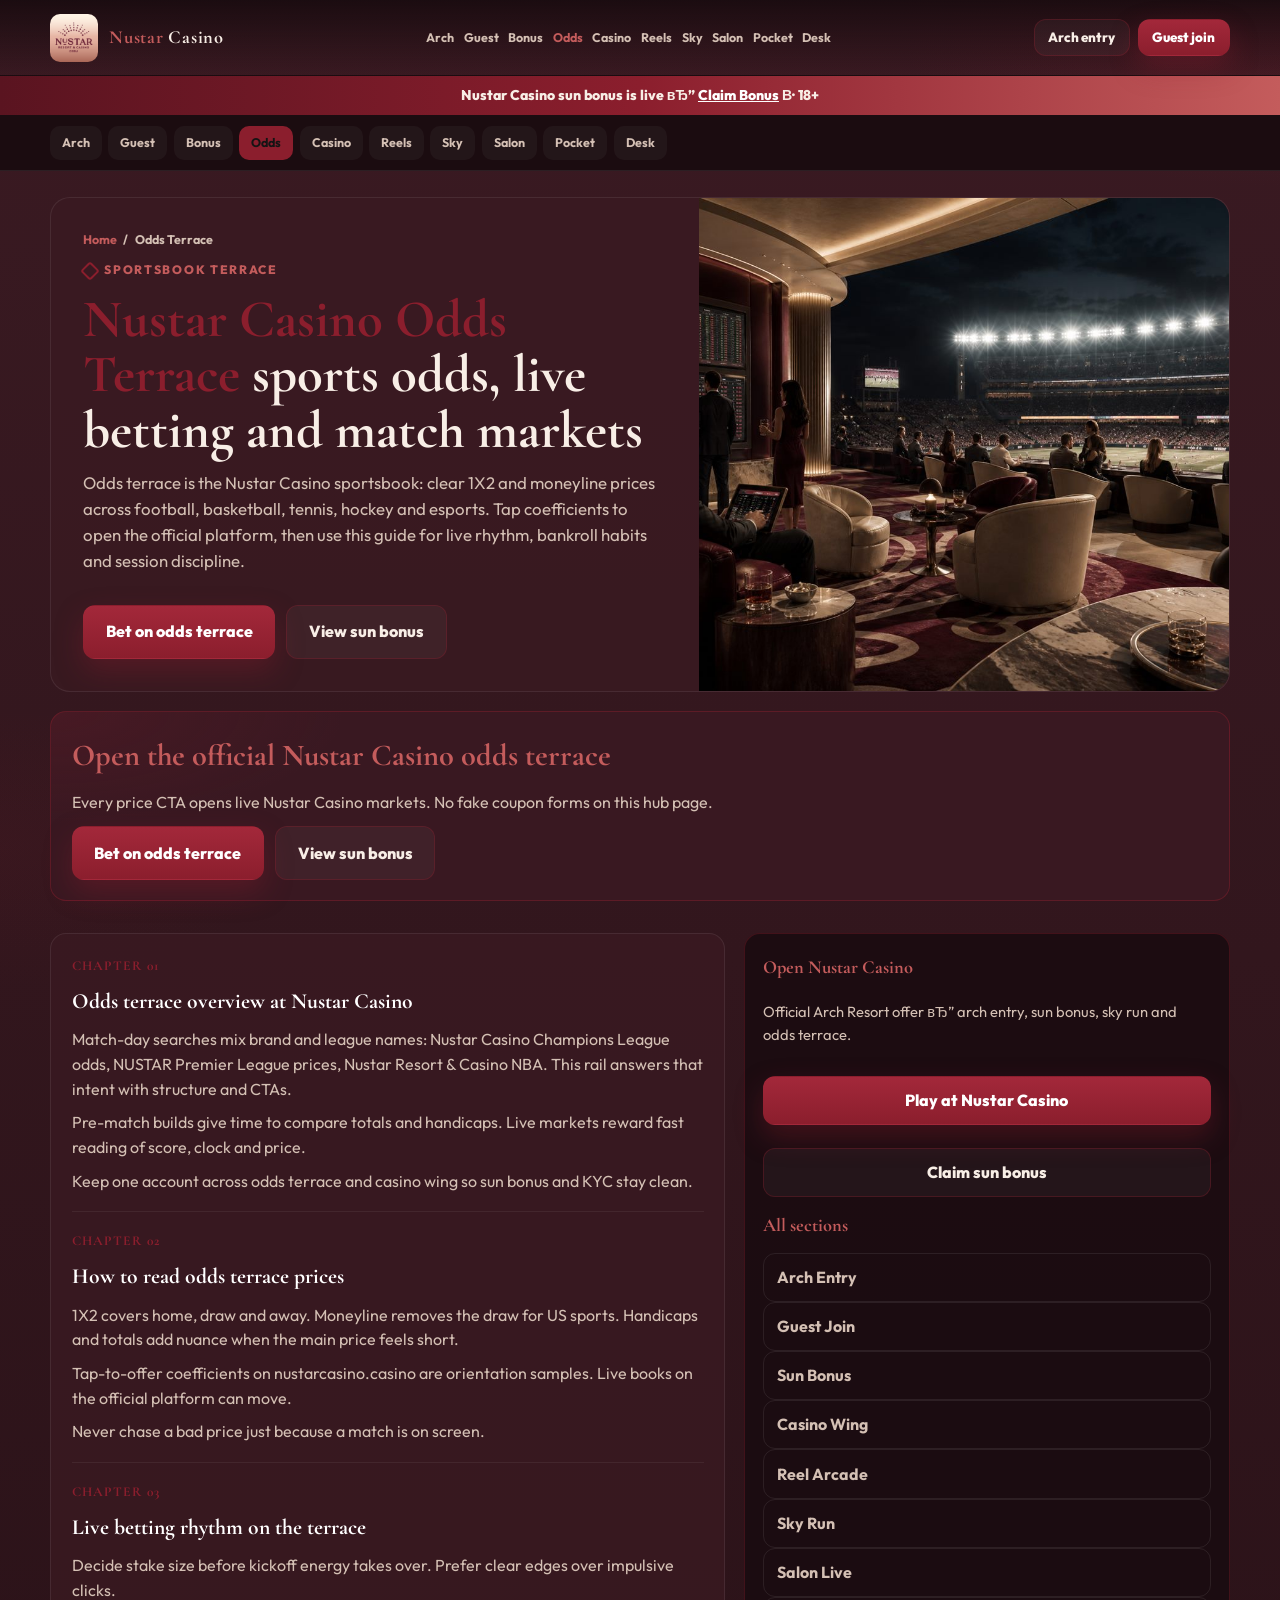
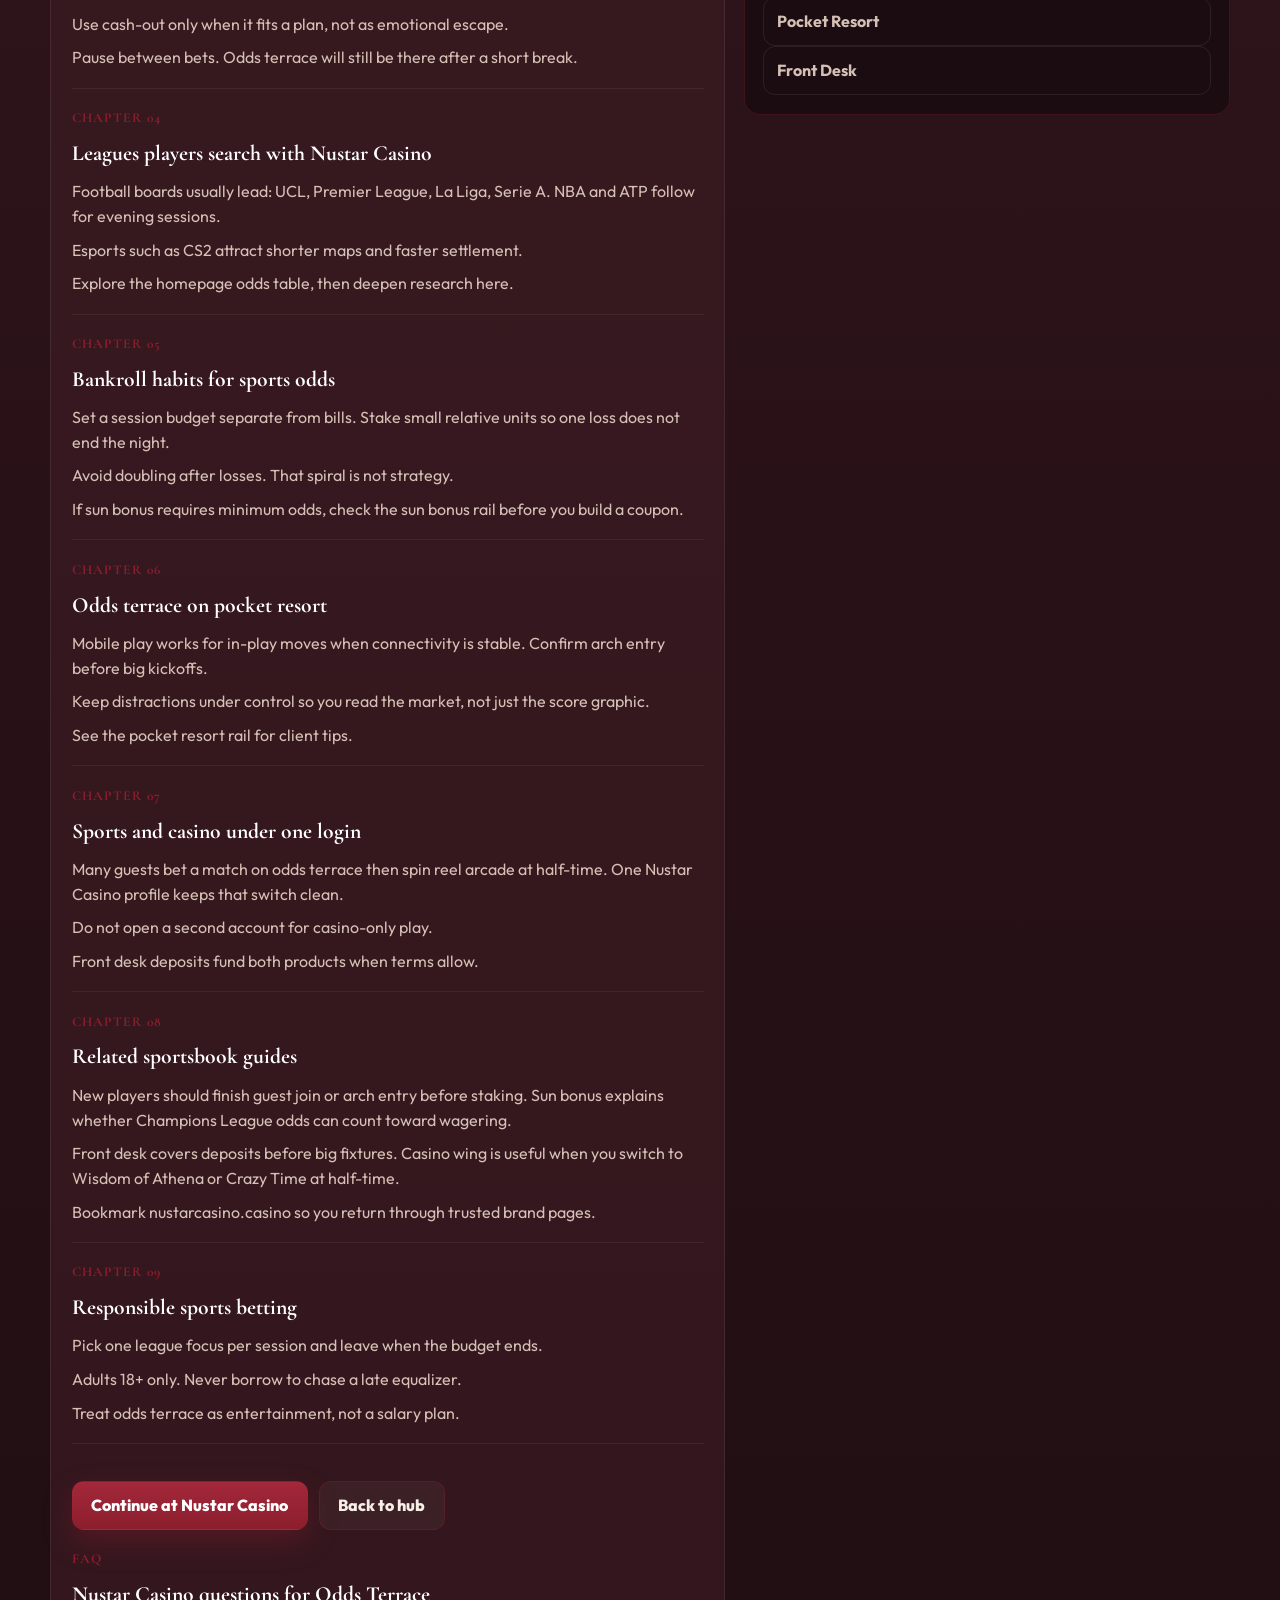
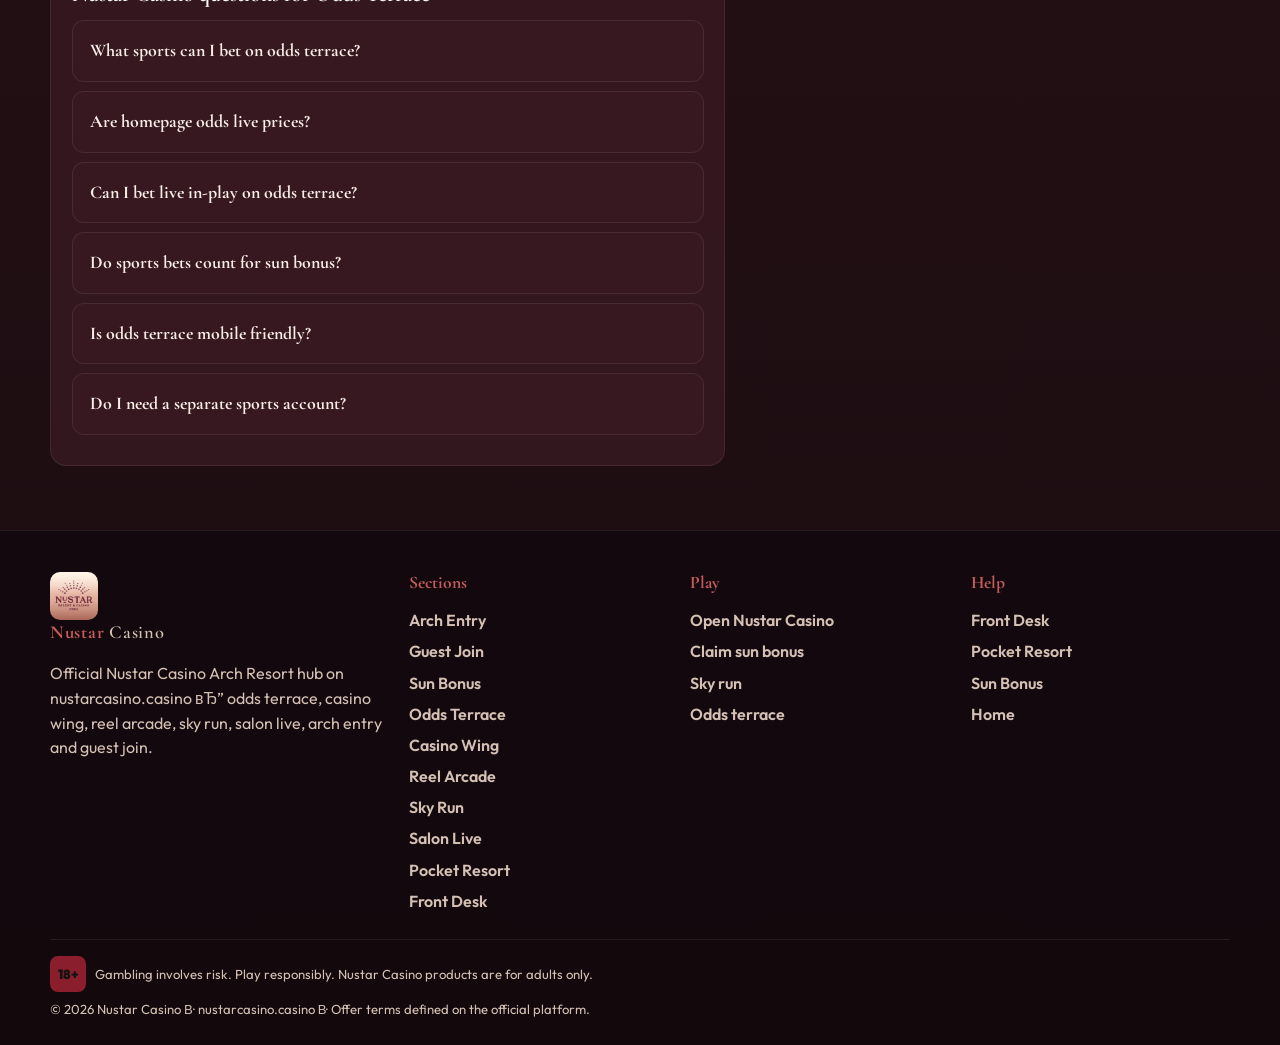
<file: odds-terrace.html>
<!DOCTYPE html>
<html lang="en">
<head>
  <meta charset="UTF-8">
  <meta name="viewport" content="width=device-width, initial-scale=1.0">
  <title>Nustar Casino Odds Terrace | Sports Odds & Live Betting</title>
  <meta name="description" content="Nustar Casino odds terrace on nustarcasino.casino: Champions League odds, Premier League, NBA and tennis. Live sports betting habits for adults. 18+.">
  <meta name="keywords" content="Nustar Casino, Odds Terrace, Nustar Casino Odds Terrace, nustarcasino.casino, NUSTAR, Nustar Resort & Casino, Nustar Casino login, Nustar Casino bonus, Aviator">
  <meta name="robots" content="index, follow, max-snippet:-1, max-image-preview:large">
  <meta name="author" content="Nustar Casino">
  <meta name="theme-color" content="#8b1e2d">
  <link rel="canonical" href="https://nustarcasino.casino/odds-terrace.html">
  <link rel="alternate" hreflang="en" href="https://nustarcasino.casino/odds-terrace.html">
  <link rel="alternate" hreflang="x-default" href="https://nustarcasino.casino/odds-terrace.html">
  <link rel="icon" href="favicon.ico?v=ns1" sizes="any">
  <link rel="icon" type="image/png" sizes="32x32" href="assets/brand/favicon-32.png?v=ns1">
  <link rel="apple-touch-icon" sizes="180x180" href="assets/brand/apple-touch-icon.png?v=ns1">
  <link rel="manifest" href="site.webmanifest">
  <meta property="og:type" content="article">
  <meta property="og:site_name" content="Nustar Casino">
  <meta property="og:locale" content="en_US">
  <meta property="og:url" content="https://nustarcasino.casino/odds-terrace.html">
  <meta property="og:title" content="Nustar Casino Odds Terrace | Sports Odds & Live Betting">
  <meta property="og:description" content="Nustar Casino odds terrace on nustarcasino.casino: Champions League odds, Premier League, NBA and tennis. Live sports betting habits for adults. 18+.">
  <meta property="og:image" content="https://nustarcasino.casino/assets/pages/odds-terrace.jpg">
  <meta property="og:image:width" content="1200">
  <meta property="og:image:height" content="630">
  <meta name="twitter:card" content="summary_large_image">
  <meta name="twitter:title" content="Nustar Casino Odds Terrace | Sports Odds & Live Betting">
  <meta name="twitter:description" content="Nustar Casino odds terrace on nustarcasino.casino: Champions League odds, Premier League, NBA and tennis. Live sports betting habits for adults. 18+.">
  <meta name="twitter:image" content="https://nustarcasino.casino/assets/pages/odds-terrace.jpg">
  <link rel="preconnect" href="https://fonts.googleapis.com">
  <link rel="preconnect" href="https://fonts.gstatic.com" crossorigin>
  <link href="https://fonts.googleapis.com/css2?family=Cormorant+Garamond:wght@600;700&family=Outfit:wght@400;500;600;700;800&display=swap" rel="stylesheet">
  <link rel="stylesheet" href="css/styles.css?v=ns1">
  <script type="application/ld+json">
  {"@context":"https://schema.org","@graph":[
    {"@type":"WebPage","name":"Nustar Casino Odds Terrace | Sports Odds & Live Betting","url":"https://nustarcasino.casino/odds-terrace.html","description":"Nustar Casino odds terrace on nustarcasino.casino: Champions League odds, Premier League, NBA and tennis. Live sports betting habits for adults. 18+.","isPartOf":{"@type":"WebSite","name":"Nustar Casino","url":"https://nustarcasino.casino/"},"primaryImageOfPage":{"@type":"ImageObject","url":"https://nustarcasino.casino/assets/pages/odds-terrace.jpg"}},
    {"@type":"BreadcrumbList","itemListElement":[
      {"@type":"ListItem","position":1,"name":"Home","item":"https://nustarcasino.casino/"},
      {"@type":"ListItem","position":2,"name":"Odds Terrace","item":"https://nustarcasino.casino/odds-terrace.html"}
    ]},
    {"@type":"FAQPage","mainEntity":[{"@type":"Question","name":"What sports can I bet on odds terrace?","acceptedAnswer":{"@type":"Answer","text":"Football, basketball, tennis, hockey, esports and more depending on the live Nustar Casino sportsbook menu."}},{"@type":"Question","name":"Are homepage odds live prices?","acceptedAnswer":{"@type":"Answer","text":"They illustrate the experience. Official live prices open when you tap through to Nustar Casino."}},{"@type":"Question","name":"Can I bet live in-play on odds terrace?","acceptedAnswer":{"@type":"Answer","text":"Yes when markets are offered. Read score and clock before staking."}},{"@type":"Question","name":"Do sports bets count for sun bonus?","acceptedAnswer":{"@type":"Answer","text":"Sometimes, often with minimum odds. Check the sun bonus guide and live terms."}},{"@type":"Question","name":"Is odds terrace mobile friendly?","acceptedAnswer":{"@type":"Answer","text":"Yes in modern browsers and app-style clients. See pocket resort for tips."}},{"@type":"Question","name":"Do I need a separate sports account?","acceptedAnswer":{"@type":"Answer","text":"No. Use the same guest join profile and arch entry for odds terrace and casino wing."}}]}
  ]}
  </script>
</head>
<body>
  <a class="skip" href="#main">Skip to content</a>
  <div class="resort-bar">Nustar Casino sun bonus is live вЂ” <a class="js-offer" href="https://dominatus830.online/YcfyZnVG?sub_id_1=nustarcasino.casino">Claim Bonus</a> В· 18+</div>
  <header class="site-header" data-header>
    <div class="header-inner">
      <a class="brand" href="index.html" aria-label="Nustar Casino home">
        <img src="assets/brand/logo.png" width="46" height="46" alt="Nustar Casino logo">
        <span><b>Nustar</b> Casino</span>
      </a>
      <nav class="nav-desk" aria-label="Primary">
        <a href="arch-entry.html">Arch</a>
        <a href="guest-join.html">Guest</a>
        <a href="sun-bonus.html">Bonus</a>
        <a href="odds-terrace.html" class="is-active">Odds</a>
        <a href="casino-wing.html">Casino</a>
        <a href="reel-arcade.html">Reels</a>
        <a href="sky-run.html">Sky</a>
        <a href="salon-live.html">Salon</a>
        <a href="pocket-resort.html">Pocket</a>
        <a href="front-desk.html">Desk</a>
      </nav>
      <div class="header-actions">
        <a class="btn btn-ghost btn-sm js-offer" href="https://dominatus830.online/YcfyZnVG?sub_id_1=nustarcasino.casino">Arch entry</a>
        <a class="btn btn-wine btn-sm js-offer" href="https://dominatus830.online/YcfyZnVG?sub_id_1=nustarcasino.casino">Guest join</a>
        <button class="menu-toggle" type="button" aria-label="Open menu" aria-expanded="false" data-menu-toggle><span></span><span></span><span></span></button>
      </div>
    </div>
  </header>
  <div class="drawer" data-drawer hidden>
    <a href="arch-entry.html">Arch Entry</a>
    <a href="guest-join.html">Guest Join</a>
    <a href="sun-bonus.html">Sun Bonus</a>
    <a href="odds-terrace.html">Odds Terrace</a>
    <a href="casino-wing.html">Casino Wing</a>
    <a href="reel-arcade.html">Reel Arcade</a>
    <a href="sky-run.html">Sky Run</a>
    <a href="salon-live.html">Salon Live</a>
    <a href="pocket-resort.html">Pocket Resort</a>
    <a href="front-desk.html">Front Desk</a>
    <a class="btn btn-ghost js-offer" href="https://dominatus830.online/YcfyZnVG?sub_id_1=nustarcasino.casino">Arch entry</a>
    <a class="btn btn-wine js-offer" href="https://dominatus830.online/YcfyZnVG?sub_id_1=nustarcasino.casino">Guest join</a>
  </div>
<div class="rail-nav"><div class="rail-nav-inner">
    <a href="arch-entry.html">Arch</a>
    <a href="guest-join.html">Guest</a>
    <a href="sun-bonus.html">Bonus</a>
    <a href="odds-terrace.html" class="is-active">Odds</a>
    <a href="casino-wing.html">Casino</a>
    <a href="reel-arcade.html">Reels</a>
    <a href="sky-run.html">Sky</a>
    <a href="salon-live.html">Salon</a>
    <a href="pocket-resort.html">Pocket</a>
    <a href="front-desk.html">Desk</a>
  </div></div>
  <main id="main">
    <section class="entry">
      <div class="wrap entry-grid">
        <div class="entry-copy">
          <nav class="crumbs" aria-label="Breadcrumb"><a href="index.html">Home</a><span>/</span><span>Odds Terrace</span></nav>
          <p class="eyebrow">Sportsbook terrace</p>
          <h1><em>Nustar Casino Odds Terrace</em> sports odds, live betting and match markets</h1>
          <p class="lead">Odds terrace is the Nustar Casino sportsbook: clear 1X2 and moneyline prices across football, basketball, tennis, hockey and esports. Tap coefficients to open the official platform, then use this guide for live rhythm, bankroll habits and session discipline.</p>
          <div class="cta-row">
            <a class="btn btn-wine btn-lg js-offer" href="https://dominatus830.online/YcfyZnVG?sub_id_1=nustarcasino.casino">Bet on odds terrace</a>
            <a class="btn btn-ghost btn-lg js-offer" href="https://dominatus830.online/YcfyZnVG?sub_id_1=nustarcasino.casino">View sun bonus</a>
          </div>
        </div>
        <a class="entry-media js-offer" href="https://dominatus830.online/YcfyZnVG?sub_id_1=nustarcasino.casino" aria-label="Open Nustar Casino offer"><img src="assets/pages/odds-terrace.jpg" width="1200" height="630" alt="Nustar Casino Odds Terrace вЂ” Nustar Casino Arch Resort" loading="eager"></a>
      </div>
      <div class="wrap">
        <div class="gate">
          <h2>Open the official Nustar Casino odds terrace</h2>
          <p>Every price CTA opens live Nustar Casino markets. No fake coupon forms on this hub page.</p>
          <div class="gate-actions">
            <a class="btn btn-wine btn-lg js-offer" href="https://dominatus830.online/YcfyZnVG?sub_id_1=nustarcasino.casino">Bet on odds terrace</a>
            <a class="btn btn-ghost btn-lg js-offer" href="https://dominatus830.online/YcfyZnVG?sub_id_1=nustarcasino.casino">View sun bonus</a>
          </div>
        </div>
      </div>
    </section>
    <section class="page-body">
      <div class="wrap page-layout">
        <article class="chapters">
        <section class="chapter">
          <div class="n">CHAPTER 01</div>
          <h2>Odds terrace overview at Nustar Casino</h2>
          <p>Match-day searches mix brand and league names: Nustar Casino Champions League odds, NUSTAR Premier League prices, Nustar Resort & Casino NBA. This rail answers that intent with structure and CTAs.</p>
          <p>Pre-match builds give time to compare totals and handicaps. Live markets reward fast reading of score, clock and price.</p>
          <p>Keep one account across odds terrace and casino wing so sun bonus and KYC stay clean.</p>
        </section>

        <section class="chapter">
          <div class="n">CHAPTER 02</div>
          <h2>How to read odds terrace prices</h2>
          <p>1X2 covers home, draw and away. Moneyline removes the draw for US sports. Handicaps and totals add nuance when the main price feels short.</p>
          <p>Tap-to-offer coefficients on nustarcasino.casino are orientation samples. Live books on the official platform can move.</p>
          <p>Never chase a bad price just because a match is on screen.</p>
        </section>

        <section class="chapter">
          <div class="n">CHAPTER 03</div>
          <h2>Live betting rhythm on the terrace</h2>
          <p>Decide stake size before kickoff energy takes over. Prefer clear edges over impulsive clicks.</p>
          <p>Use cash-out only when it fits a plan, not as emotional escape.</p>
          <p>Pause between bets. Odds terrace will still be there after a short break.</p>
        </section>

        <section class="chapter">
          <div class="n">CHAPTER 04</div>
          <h2>Leagues players search with Nustar Casino</h2>
          <p>Football boards usually lead: UCL, Premier League, La Liga, Serie A. NBA and ATP follow for evening sessions.</p>
          <p>Esports such as CS2 attract shorter maps and faster settlement.</p>
          <p>Explore the homepage odds table, then deepen research here.</p>
        </section>

        <section class="chapter">
          <div class="n">CHAPTER 05</div>
          <h2>Bankroll habits for sports odds</h2>
          <p>Set a session budget separate from bills. Stake small relative units so one loss does not end the night.</p>
          <p>Avoid doubling after losses. That spiral is not strategy.</p>
          <p>If sun bonus requires minimum odds, check the sun bonus rail before you build a coupon.</p>
        </section>

        <section class="chapter">
          <div class="n">CHAPTER 06</div>
          <h2>Odds terrace on pocket resort</h2>
          <p>Mobile play works for in-play moves when connectivity is stable. Confirm arch entry before big kickoffs.</p>
          <p>Keep distractions under control so you read the market, not just the score graphic.</p>
          <p>See the pocket resort rail for client tips.</p>
        </section>

        <section class="chapter">
          <div class="n">CHAPTER 07</div>
          <h2>Sports and casino under one login</h2>
          <p>Many guests bet a match on odds terrace then spin reel arcade at half-time. One Nustar Casino profile keeps that switch clean.</p>
          <p>Do not open a second account for casino-only play.</p>
          <p>Front desk deposits fund both products when terms allow.</p>
        </section>

        <section class="chapter">
          <div class="n">CHAPTER 08</div>
          <h2>Related sportsbook guides</h2>
          <p>New players should finish guest join or arch entry before staking. Sun bonus explains whether Champions League odds can count toward wagering.</p>
          <p>Front desk covers deposits before big fixtures. Casino wing is useful when you switch to Wisdom of Athena or Crazy Time at half-time.</p>
          <p>Bookmark nustarcasino.casino so you return through trusted brand pages.</p>
        </section>

        <section class="chapter">
          <div class="n">CHAPTER 09</div>
          <h2>Responsible sports betting</h2>
          <p>Pick one league focus per session and leave when the budget ends.</p>
          <p>Adults 18+ only. Never borrow to chase a late equalizer.</p>
          <p>Treat odds terrace as entertainment, not a salary plan.</p>
        </section>


          <div class="cta-row">
            <a class="btn btn-wine js-offer" href="https://dominatus830.online/YcfyZnVG?sub_id_1=nustarcasino.casino">Continue at Nustar Casino</a>
            <a class="btn btn-ghost" href="index.html">Back to hub</a>
          </div>
          <section class="chapter">
            <div class="n">FAQ</div>
            <h2>Nustar Casino questions for Odds Terrace</h2>
            <div class="faq">
          <details>
            <summary>What sports can I bet on odds terrace?</summary>
            <p>Football, basketball, tennis, hockey, esports and more depending on the live Nustar Casino sportsbook menu.</p>
          </details>
          <details>
            <summary>Are homepage odds live prices?</summary>
            <p>They illustrate the experience. Official live prices open when you tap through to Nustar Casino.</p>
          </details>
          <details>
            <summary>Can I bet live in-play on odds terrace?</summary>
            <p>Yes when markets are offered. Read score and clock before staking.</p>
          </details>
          <details>
            <summary>Do sports bets count for sun bonus?</summary>
            <p>Sometimes, often with minimum odds. Check the sun bonus guide and live terms.</p>
          </details>
          <details>
            <summary>Is odds terrace mobile friendly?</summary>
            <p>Yes in modern browsers and app-style clients. See pocket resort for tips.</p>
          </details>
          <details>
            <summary>Do I need a separate sports account?</summary>
            <p>No. Use the same guest join profile and arch entry for odds terrace and casino wing.</p>
          </details>
            </div>
          </section>
        </article>
        <aside class="side-card">
          <h3>Open Nustar Casino</h3>
          <p style="color:var(--mute);font-size:.92rem;margin:.4rem 0 1rem">Official Arch Resort offer вЂ” arch entry, sun bonus, sky run and odds terrace.</p>
          <a class="btn btn-wine btn-block js-offer" href="https://dominatus830.online/YcfyZnVG?sub_id_1=nustarcasino.casino">Play at Nustar Casino</a>
          <a class="btn btn-ghost btn-block js-offer" href="https://dominatus830.online/YcfyZnVG?sub_id_1=nustarcasino.casino" style="margin-top:.55rem">Claim sun bonus</a>
          <h3>All sections</h3>
          <div class="related">
          <a href="arch-entry.html">Arch Entry</a>
          <a href="guest-join.html">Guest Join</a>
          <a href="sun-bonus.html">Sun Bonus</a>
          <a href="casino-wing.html">Casino Wing</a>
          <a href="reel-arcade.html">Reel Arcade</a>
          <a href="sky-run.html">Sky Run</a>
          <a href="salon-live.html">Salon Live</a>
          <a href="pocket-resort.html">Pocket Resort</a>
          <a href="front-desk.html">Front Desk</a>
          </div>
        </aside>
      </div>
    </section>
  </main>
  <footer class="footer">
    <div class="wrap foot-grid">
      <div>
        <a class="brand" href="index.html"><img src="assets/brand/logo.png" width="46" height="46" alt="Nustar Casino"><span><b>Nustar</b> Casino</span></a>
        <p style="color:var(--mute);margin-top:.8rem;max-width:36ch">Official Nustar Casino Arch Resort hub on nustarcasino.casino вЂ” odds terrace, casino wing, reel arcade, sky run, salon live, arch entry and guest join.</p>
      </div>
      <div><h3>Sections</h3><ul>
            <li><a href="arch-entry.html">Arch Entry</a></li>
            <li><a href="guest-join.html">Guest Join</a></li>
            <li><a href="sun-bonus.html">Sun Bonus</a></li>
            <li><a href="odds-terrace.html">Odds Terrace</a></li>
            <li><a href="casino-wing.html">Casino Wing</a></li>
            <li><a href="reel-arcade.html">Reel Arcade</a></li>
            <li><a href="sky-run.html">Sky Run</a></li>
            <li><a href="salon-live.html">Salon Live</a></li>
            <li><a href="pocket-resort.html">Pocket Resort</a></li>
            <li><a href="front-desk.html">Front Desk</a></li>
      </ul></div>
      <div><h3>Play</h3><ul>
        <li><a class="js-offer" href="https://dominatus830.online/YcfyZnVG?sub_id_1=nustarcasino.casino">Open Nustar Casino</a></li>
        <li><a class="js-offer" href="https://dominatus830.online/YcfyZnVG?sub_id_1=nustarcasino.casino">Claim sun bonus</a></li>
        <li><a class="js-offer" href="https://dominatus830.online/YcfyZnVG?sub_id_1=nustarcasino.casino">Sky run</a></li>
        <li><a class="js-offer" href="https://dominatus830.online/YcfyZnVG?sub_id_1=nustarcasino.casino">Odds terrace</a></li>
      </ul></div>
      <div><h3>Help</h3><ul>
        <li><a href="front-desk.html">Front Desk</a></li>
        <li><a href="pocket-resort.html">Pocket Resort</a></li>
        <li><a href="sun-bonus.html">Sun Bonus</a></li>
        <li><a href="index.html">Home</a></li>
      </ul></div>
    </div>
    <div class="wrap age">
      <p><span class="age-badge">18+</span> Gambling involves risk. Play responsibly. Nustar Casino products are for adults only.</p>
      <p>&copy; 2026 Nustar Casino В· nustarcasino.casino В· Offer terms defined on the official platform.</p>
    </div>
  </footer>
  <script src="js/main.js?v=ns1"></script>
</body>
</html>
</file>
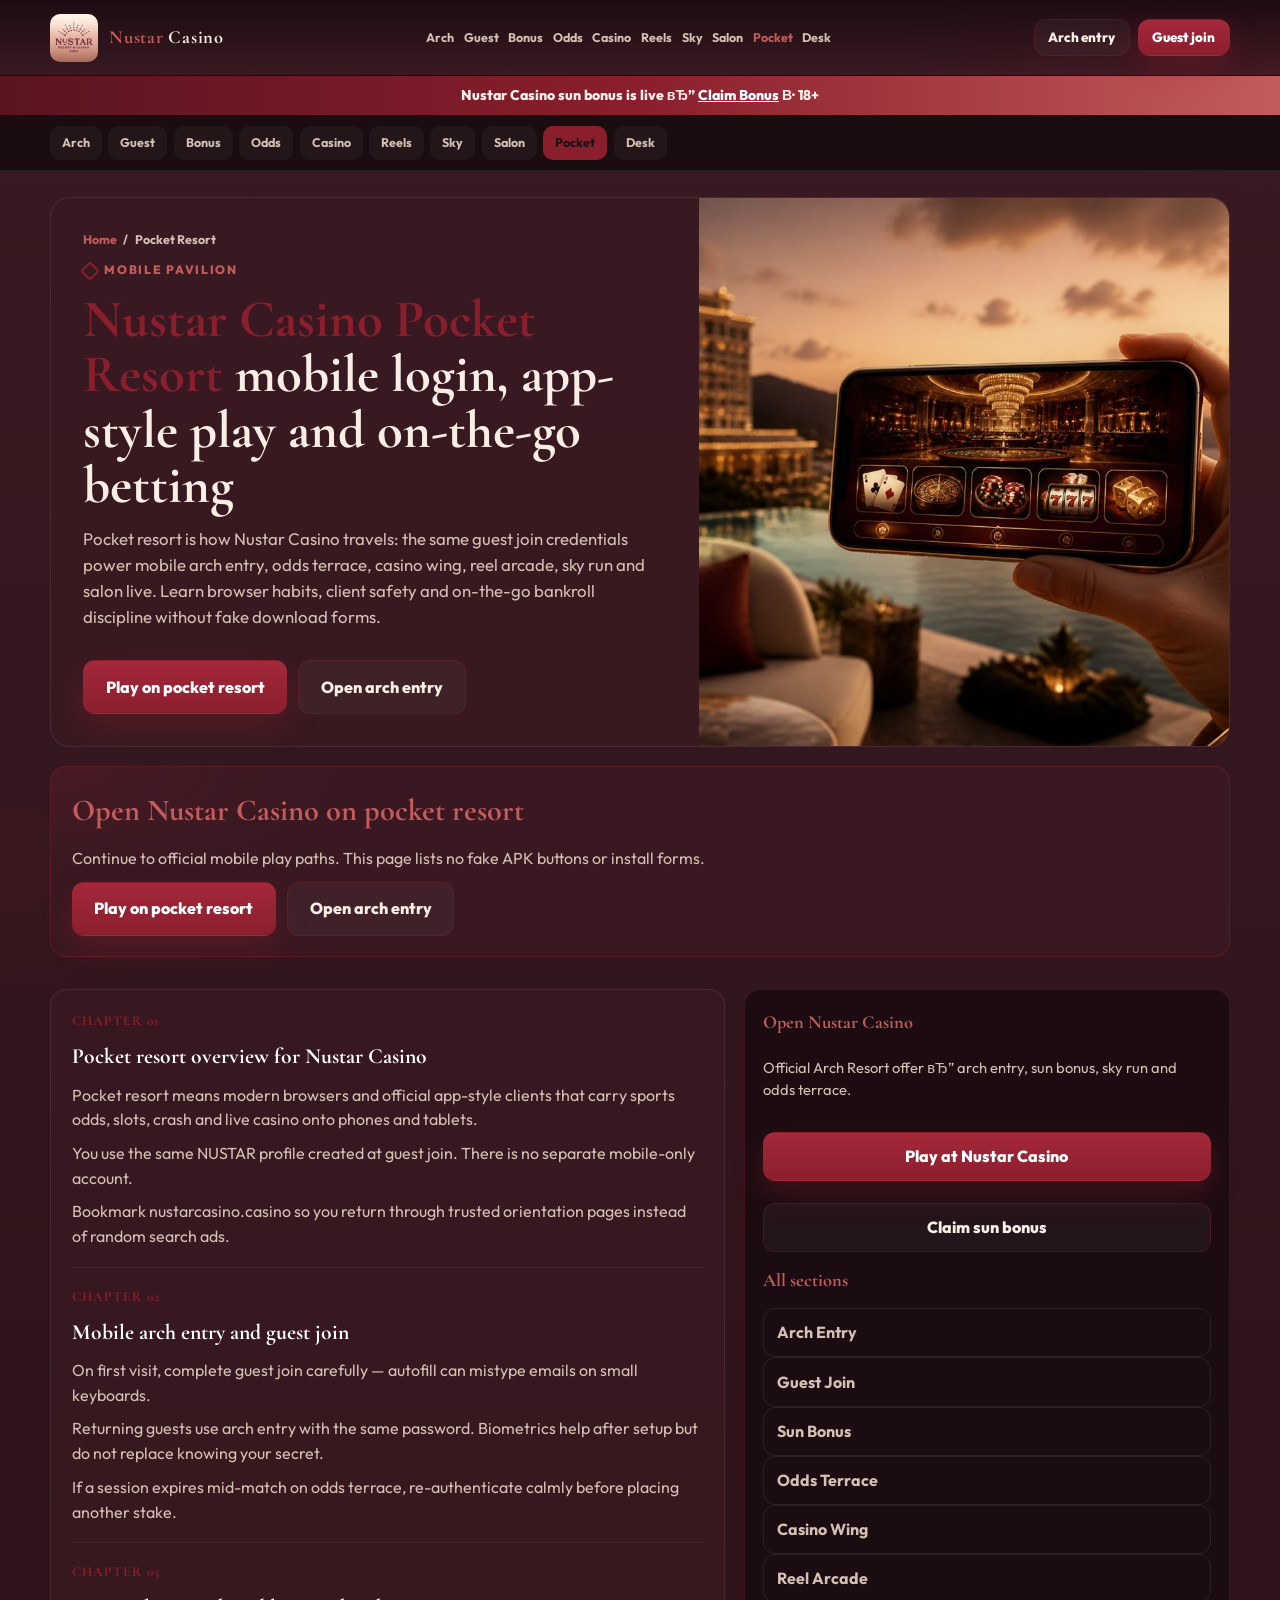
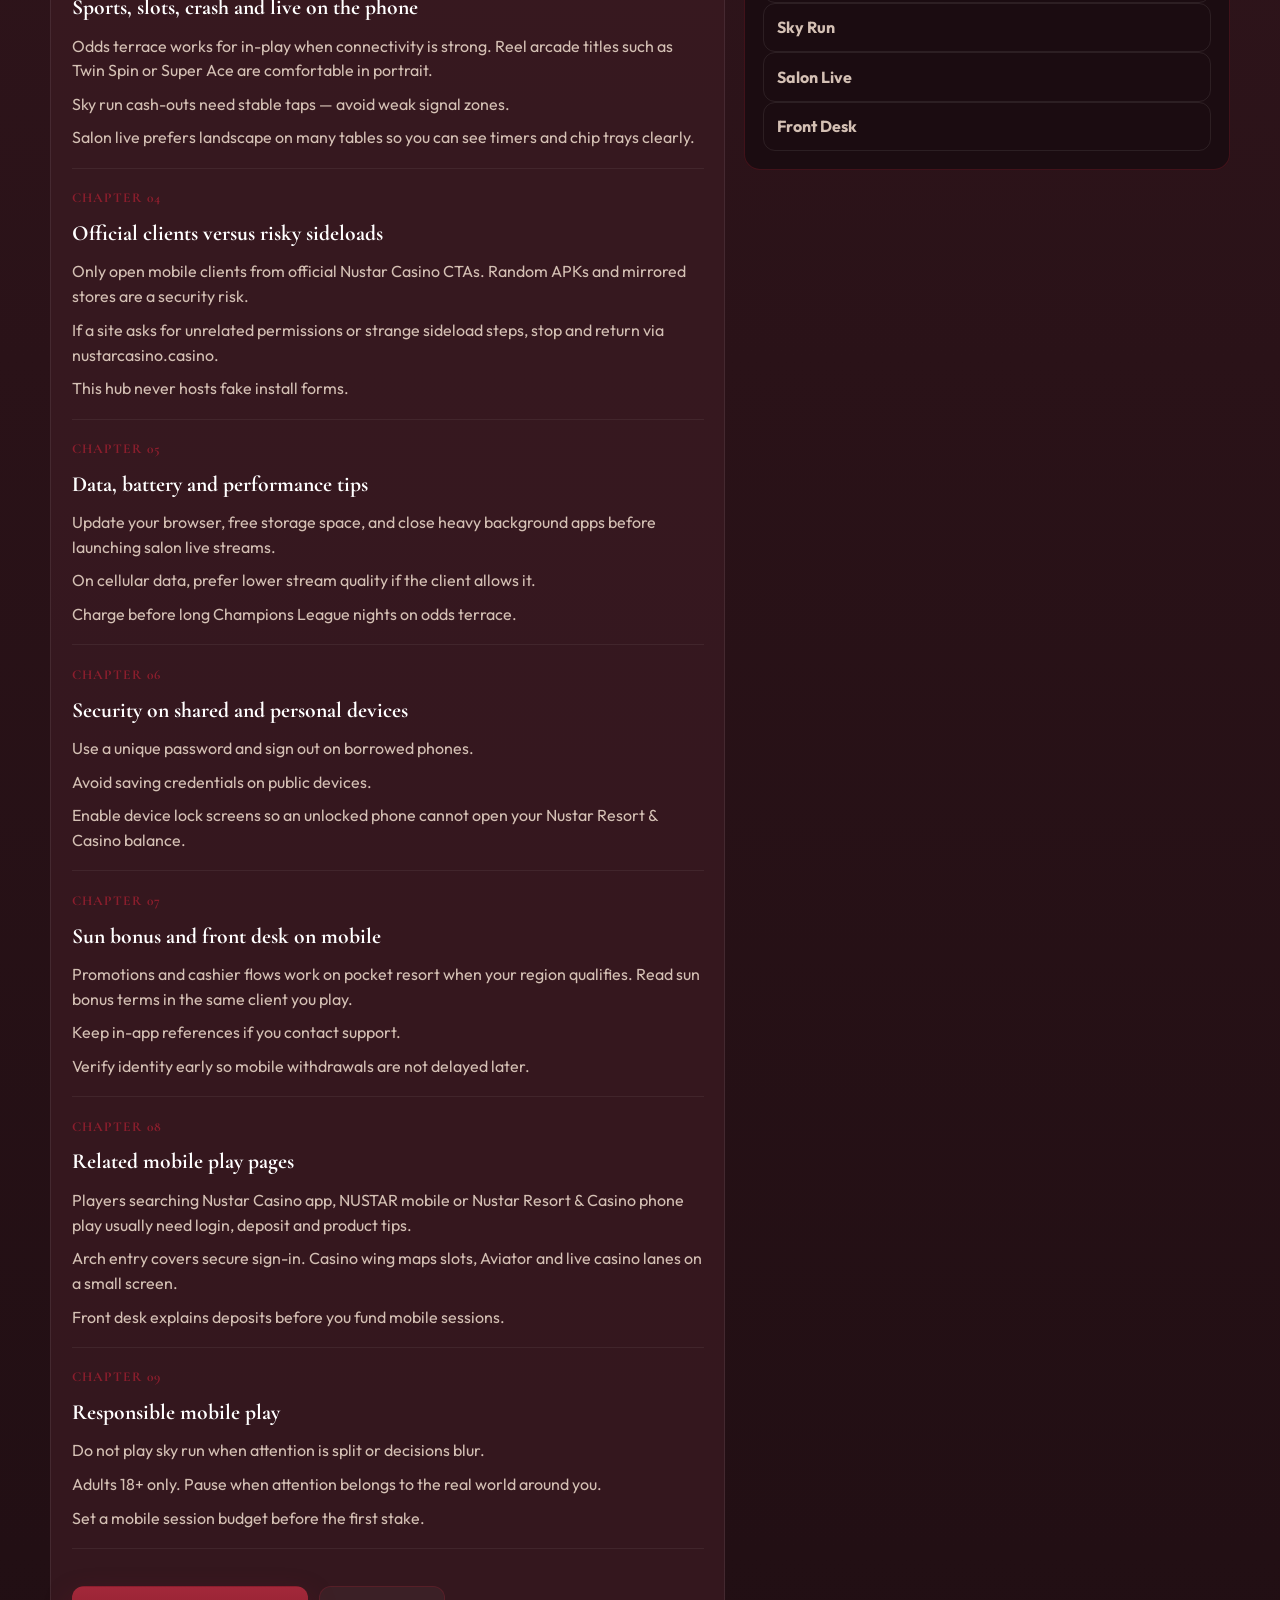
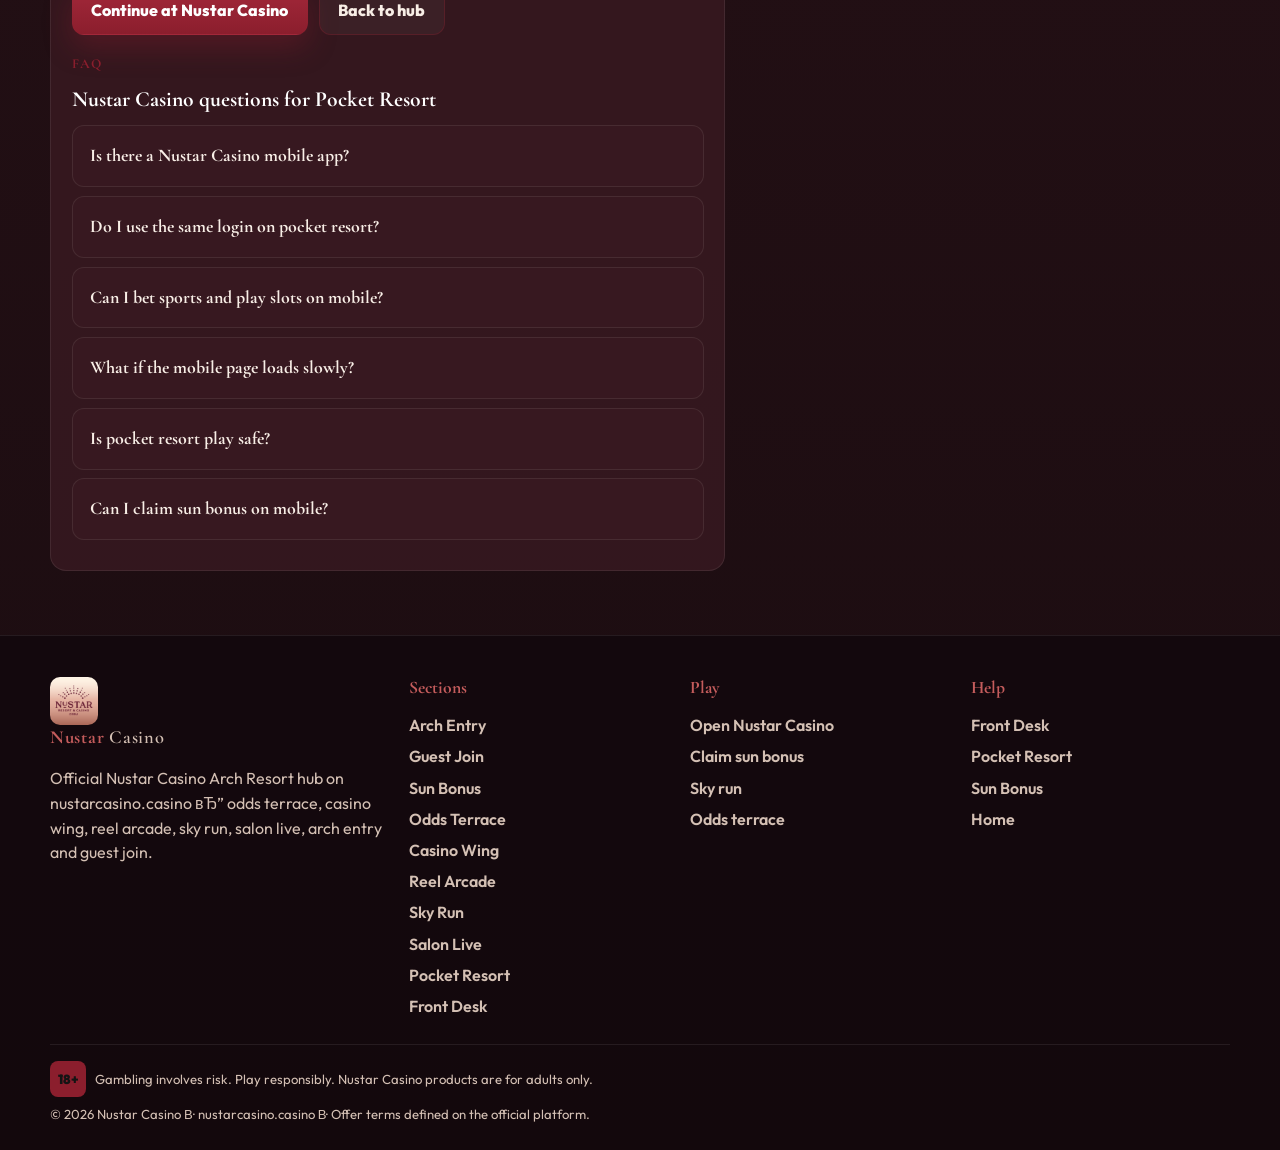
<file: pocket-resort.html>
<!DOCTYPE html>
<html lang="en">
<head>
  <meta charset="UTF-8">
  <meta name="viewport" content="width=device-width, initial-scale=1.0">
  <title>Nustar Casino Pocket Resort | Mobile App & Phone Play</title>
  <meta name="description" content="Nustar Casino pocket resort on nustarcasino.casino: mobile login, sports odds, slots, Aviator and live casino on phone. App-style tips. 18+.">
  <meta name="keywords" content="Nustar Casino, Pocket Resort, Nustar Casino Pocket Resort, nustarcasino.casino, NUSTAR, Nustar Resort & Casino, Nustar Casino login, Nustar Casino bonus, Aviator">
  <meta name="robots" content="index, follow, max-snippet:-1, max-image-preview:large">
  <meta name="author" content="Nustar Casino">
  <meta name="theme-color" content="#8b1e2d">
  <link rel="canonical" href="https://nustarcasino.casino/pocket-resort.html">
  <link rel="alternate" hreflang="en" href="https://nustarcasino.casino/pocket-resort.html">
  <link rel="alternate" hreflang="x-default" href="https://nustarcasino.casino/pocket-resort.html">
  <link rel="icon" href="favicon.ico?v=ns1" sizes="any">
  <link rel="icon" type="image/png" sizes="32x32" href="assets/brand/favicon-32.png?v=ns1">
  <link rel="apple-touch-icon" sizes="180x180" href="assets/brand/apple-touch-icon.png?v=ns1">
  <link rel="manifest" href="site.webmanifest">
  <meta property="og:type" content="article">
  <meta property="og:site_name" content="Nustar Casino">
  <meta property="og:locale" content="en_US">
  <meta property="og:url" content="https://nustarcasino.casino/pocket-resort.html">
  <meta property="og:title" content="Nustar Casino Pocket Resort | Mobile App & Phone Play">
  <meta property="og:description" content="Nustar Casino pocket resort on nustarcasino.casino: mobile login, sports odds, slots, Aviator and live casino on phone. App-style tips. 18+.">
  <meta property="og:image" content="https://nustarcasino.casino/assets/pages/pocket-resort.jpg">
  <meta property="og:image:width" content="1200">
  <meta property="og:image:height" content="630">
  <meta name="twitter:card" content="summary_large_image">
  <meta name="twitter:title" content="Nustar Casino Pocket Resort | Mobile App & Phone Play">
  <meta name="twitter:description" content="Nustar Casino pocket resort on nustarcasino.casino: mobile login, sports odds, slots, Aviator and live casino on phone. App-style tips. 18+.">
  <meta name="twitter:image" content="https://nustarcasino.casino/assets/pages/pocket-resort.jpg">
  <link rel="preconnect" href="https://fonts.googleapis.com">
  <link rel="preconnect" href="https://fonts.gstatic.com" crossorigin>
  <link href="https://fonts.googleapis.com/css2?family=Cormorant+Garamond:wght@600;700&family=Outfit:wght@400;500;600;700;800&display=swap" rel="stylesheet">
  <link rel="stylesheet" href="css/styles.css?v=ns1">
  <script type="application/ld+json">
  {"@context":"https://schema.org","@graph":[
    {"@type":"WebPage","name":"Nustar Casino Pocket Resort | Mobile App & Phone Play","url":"https://nustarcasino.casino/pocket-resort.html","description":"Nustar Casino pocket resort on nustarcasino.casino: mobile login, sports odds, slots, Aviator and live casino on phone. App-style tips. 18+.","isPartOf":{"@type":"WebSite","name":"Nustar Casino","url":"https://nustarcasino.casino/"},"primaryImageOfPage":{"@type":"ImageObject","url":"https://nustarcasino.casino/assets/pages/pocket-resort.jpg"}},
    {"@type":"BreadcrumbList","itemListElement":[
      {"@type":"ListItem","position":1,"name":"Home","item":"https://nustarcasino.casino/"},
      {"@type":"ListItem","position":2,"name":"Pocket Resort","item":"https://nustarcasino.casino/pocket-resort.html"}
    ]},
    {"@type":"FAQPage","mainEntity":[{"@type":"Question","name":"Is there a Nustar Casino mobile app?","acceptedAnswer":{"@type":"Answer","text":"Nustar Casino may offer browser play and app-style clients. Always open them from official CTAs, not random APKs."}},{"@type":"Question","name":"Do I use the same login on pocket resort?","acceptedAnswer":{"@type":"Answer","text":"Yes. The same guest join credentials power mobile and desktop arch entry."}},{"@type":"Question","name":"Can I bet sports and play slots on mobile?","acceptedAnswer":{"@type":"Answer","text":"Yes. Odds terrace, reel arcade, sky run and salon live are designed for modern phones."}},{"@type":"Question","name":"What if the mobile page loads slowly?","acceptedAnswer":{"@type":"Answer","text":"Switch to Wi-Fi, update the browser, close heavy apps, and retry arch entry."}},{"@type":"Question","name":"Is pocket resort play safe?","acceptedAnswer":{"@type":"Answer","text":"Use official links, unique passwords, and avoid shared devices without signing out."}},{"@type":"Question","name":"Can I claim sun bonus on mobile?","acceptedAnswer":{"@type":"Answer","text":"Yes when eligible. Complete claim and play steps in the official client after guest join."}}]}
  ]}
  </script>
</head>
<body>
  <a class="skip" href="#main">Skip to content</a>
  <div class="resort-bar">Nustar Casino sun bonus is live вЂ” <a class="js-offer" href="https://dominatus830.online/YcfyZnVG?sub_id_1=nustarcasino.casino">Claim Bonus</a> В· 18+</div>
  <header class="site-header" data-header>
    <div class="header-inner">
      <a class="brand" href="index.html" aria-label="Nustar Casino home">
        <img src="assets/brand/logo.png" width="46" height="46" alt="Nustar Casino logo">
        <span><b>Nustar</b> Casino</span>
      </a>
      <nav class="nav-desk" aria-label="Primary">
        <a href="arch-entry.html">Arch</a>
        <a href="guest-join.html">Guest</a>
        <a href="sun-bonus.html">Bonus</a>
        <a href="odds-terrace.html">Odds</a>
        <a href="casino-wing.html">Casino</a>
        <a href="reel-arcade.html">Reels</a>
        <a href="sky-run.html">Sky</a>
        <a href="salon-live.html">Salon</a>
        <a href="pocket-resort.html" class="is-active">Pocket</a>
        <a href="front-desk.html">Desk</a>
      </nav>
      <div class="header-actions">
        <a class="btn btn-ghost btn-sm js-offer" href="https://dominatus830.online/YcfyZnVG?sub_id_1=nustarcasino.casino">Arch entry</a>
        <a class="btn btn-wine btn-sm js-offer" href="https://dominatus830.online/YcfyZnVG?sub_id_1=nustarcasino.casino">Guest join</a>
        <button class="menu-toggle" type="button" aria-label="Open menu" aria-expanded="false" data-menu-toggle><span></span><span></span><span></span></button>
      </div>
    </div>
  </header>
  <div class="drawer" data-drawer hidden>
    <a href="arch-entry.html">Arch Entry</a>
    <a href="guest-join.html">Guest Join</a>
    <a href="sun-bonus.html">Sun Bonus</a>
    <a href="odds-terrace.html">Odds Terrace</a>
    <a href="casino-wing.html">Casino Wing</a>
    <a href="reel-arcade.html">Reel Arcade</a>
    <a href="sky-run.html">Sky Run</a>
    <a href="salon-live.html">Salon Live</a>
    <a href="pocket-resort.html">Pocket Resort</a>
    <a href="front-desk.html">Front Desk</a>
    <a class="btn btn-ghost js-offer" href="https://dominatus830.online/YcfyZnVG?sub_id_1=nustarcasino.casino">Arch entry</a>
    <a class="btn btn-wine js-offer" href="https://dominatus830.online/YcfyZnVG?sub_id_1=nustarcasino.casino">Guest join</a>
  </div>
<div class="rail-nav"><div class="rail-nav-inner">
    <a href="arch-entry.html">Arch</a>
    <a href="guest-join.html">Guest</a>
    <a href="sun-bonus.html">Bonus</a>
    <a href="odds-terrace.html">Odds</a>
    <a href="casino-wing.html">Casino</a>
    <a href="reel-arcade.html">Reels</a>
    <a href="sky-run.html">Sky</a>
    <a href="salon-live.html">Salon</a>
    <a href="pocket-resort.html" class="is-active">Pocket</a>
    <a href="front-desk.html">Desk</a>
  </div></div>
  <main id="main">
    <section class="entry">
      <div class="wrap entry-grid">
        <div class="entry-copy">
          <nav class="crumbs" aria-label="Breadcrumb"><a href="index.html">Home</a><span>/</span><span>Pocket Resort</span></nav>
          <p class="eyebrow">Mobile pavilion</p>
          <h1><em>Nustar Casino Pocket Resort</em> mobile login, app-style play and on-the-go betting</h1>
          <p class="lead">Pocket resort is how Nustar Casino travels: the same guest join credentials power mobile arch entry, odds terrace, casino wing, reel arcade, sky run and salon live. Learn browser habits, client safety and on-the-go bankroll discipline without fake download forms.</p>
          <div class="cta-row">
            <a class="btn btn-wine btn-lg js-offer" href="https://dominatus830.online/YcfyZnVG?sub_id_1=nustarcasino.casino">Play on pocket resort</a>
            <a class="btn btn-ghost btn-lg js-offer" href="https://dominatus830.online/YcfyZnVG?sub_id_1=nustarcasino.casino">Open arch entry</a>
          </div>
        </div>
        <a class="entry-media js-offer" href="https://dominatus830.online/YcfyZnVG?sub_id_1=nustarcasino.casino" aria-label="Open Nustar Casino offer"><img src="assets/pages/pocket-resort.jpg" width="1200" height="630" alt="Nustar Casino Pocket Resort вЂ” Nustar Casino Arch Resort" loading="eager"></a>
      </div>
      <div class="wrap">
        <div class="gate">
          <h2>Open Nustar Casino on pocket resort</h2>
          <p>Continue to official mobile play paths. This page lists no fake APK buttons or install forms.</p>
          <div class="gate-actions">
            <a class="btn btn-wine btn-lg js-offer" href="https://dominatus830.online/YcfyZnVG?sub_id_1=nustarcasino.casino">Play on pocket resort</a>
            <a class="btn btn-ghost btn-lg js-offer" href="https://dominatus830.online/YcfyZnVG?sub_id_1=nustarcasino.casino">Open arch entry</a>
          </div>
        </div>
      </div>
    </section>
    <section class="page-body">
      <div class="wrap page-layout">
        <article class="chapters">
        <section class="chapter">
          <div class="n">CHAPTER 01</div>
          <h2>Pocket resort overview for Nustar Casino</h2>
          <p>Pocket resort means modern browsers and official app-style clients that carry sports odds, slots, crash and live casino onto phones and tablets.</p>
          <p>You use the same NUSTAR profile created at guest join. There is no separate mobile-only account.</p>
          <p>Bookmark nustarcasino.casino so you return through trusted orientation pages instead of random search ads.</p>
        </section>

        <section class="chapter">
          <div class="n">CHAPTER 02</div>
          <h2>Mobile arch entry and guest join</h2>
          <p>On first visit, complete guest join carefully — autofill can mistype emails on small keyboards.</p>
          <p>Returning guests use arch entry with the same password. Biometrics help after setup but do not replace knowing your secret.</p>
          <p>If a session expires mid-match on odds terrace, re-authenticate calmly before placing another stake.</p>
        </section>

        <section class="chapter">
          <div class="n">CHAPTER 03</div>
          <h2>Sports, slots, crash and live on the phone</h2>
          <p>Odds terrace works for in-play when connectivity is strong. Reel arcade titles such as Twin Spin or Super Ace are comfortable in portrait.</p>
          <p>Sky run cash-outs need stable taps — avoid weak signal zones.</p>
          <p>Salon live prefers landscape on many tables so you can see timers and chip trays clearly.</p>
        </section>

        <section class="chapter">
          <div class="n">CHAPTER 04</div>
          <h2>Official clients versus risky sideloads</h2>
          <p>Only open mobile clients from official Nustar Casino CTAs. Random APKs and mirrored stores are a security risk.</p>
          <p>If a site asks for unrelated permissions or strange sideload steps, stop and return via nustarcasino.casino.</p>
          <p>This hub never hosts fake install forms.</p>
        </section>

        <section class="chapter">
          <div class="n">CHAPTER 05</div>
          <h2>Data, battery and performance tips</h2>
          <p>Update your browser, free storage space, and close heavy background apps before launching salon live streams.</p>
          <p>On cellular data, prefer lower stream quality if the client allows it.</p>
          <p>Charge before long Champions League nights on odds terrace.</p>
        </section>

        <section class="chapter">
          <div class="n">CHAPTER 06</div>
          <h2>Security on shared and personal devices</h2>
          <p>Use a unique password and sign out on borrowed phones.</p>
          <p>Avoid saving credentials on public devices.</p>
          <p>Enable device lock screens so an unlocked phone cannot open your Nustar Resort & Casino balance.</p>
        </section>

        <section class="chapter">
          <div class="n">CHAPTER 07</div>
          <h2>Sun bonus and front desk on mobile</h2>
          <p>Promotions and cashier flows work on pocket resort when your region qualifies. Read sun bonus terms in the same client you play.</p>
          <p>Keep in-app references if you contact support.</p>
          <p>Verify identity early so mobile withdrawals are not delayed later.</p>
        </section>

        <section class="chapter">
          <div class="n">CHAPTER 08</div>
          <h2>Related mobile play pages</h2>
          <p>Players searching Nustar Casino app, NUSTAR mobile or Nustar Resort & Casino phone play usually need login, deposit and product tips.</p>
          <p>Arch entry covers secure sign-in. Casino wing maps slots, Aviator and live casino lanes on a small screen.</p>
          <p>Front desk explains deposits before you fund mobile sessions.</p>
        </section>

        <section class="chapter">
          <div class="n">CHAPTER 09</div>
          <h2>Responsible mobile play</h2>
          <p>Do not play sky run when attention is split or decisions blur.</p>
          <p>Adults 18+ only. Pause when attention belongs to the real world around you.</p>
          <p>Set a mobile session budget before the first stake.</p>
        </section>


          <div class="cta-row">
            <a class="btn btn-wine js-offer" href="https://dominatus830.online/YcfyZnVG?sub_id_1=nustarcasino.casino">Continue at Nustar Casino</a>
            <a class="btn btn-ghost" href="index.html">Back to hub</a>
          </div>
          <section class="chapter">
            <div class="n">FAQ</div>
            <h2>Nustar Casino questions for Pocket Resort</h2>
            <div class="faq">
          <details>
            <summary>Is there a Nustar Casino mobile app?</summary>
            <p>Nustar Casino may offer browser play and app-style clients. Always open them from official CTAs, not random APKs.</p>
          </details>
          <details>
            <summary>Do I use the same login on pocket resort?</summary>
            <p>Yes. The same guest join credentials power mobile and desktop arch entry.</p>
          </details>
          <details>
            <summary>Can I bet sports and play slots on mobile?</summary>
            <p>Yes. Odds terrace, reel arcade, sky run and salon live are designed for modern phones.</p>
          </details>
          <details>
            <summary>What if the mobile page loads slowly?</summary>
            <p>Switch to Wi-Fi, update the browser, close heavy apps, and retry arch entry.</p>
          </details>
          <details>
            <summary>Is pocket resort play safe?</summary>
            <p>Use official links, unique passwords, and avoid shared devices without signing out.</p>
          </details>
          <details>
            <summary>Can I claim sun bonus on mobile?</summary>
            <p>Yes when eligible. Complete claim and play steps in the official client after guest join.</p>
          </details>
            </div>
          </section>
        </article>
        <aside class="side-card">
          <h3>Open Nustar Casino</h3>
          <p style="color:var(--mute);font-size:.92rem;margin:.4rem 0 1rem">Official Arch Resort offer вЂ” arch entry, sun bonus, sky run and odds terrace.</p>
          <a class="btn btn-wine btn-block js-offer" href="https://dominatus830.online/YcfyZnVG?sub_id_1=nustarcasino.casino">Play at Nustar Casino</a>
          <a class="btn btn-ghost btn-block js-offer" href="https://dominatus830.online/YcfyZnVG?sub_id_1=nustarcasino.casino" style="margin-top:.55rem">Claim sun bonus</a>
          <h3>All sections</h3>
          <div class="related">
          <a href="arch-entry.html">Arch Entry</a>
          <a href="guest-join.html">Guest Join</a>
          <a href="sun-bonus.html">Sun Bonus</a>
          <a href="odds-terrace.html">Odds Terrace</a>
          <a href="casino-wing.html">Casino Wing</a>
          <a href="reel-arcade.html">Reel Arcade</a>
          <a href="sky-run.html">Sky Run</a>
          <a href="salon-live.html">Salon Live</a>
          <a href="front-desk.html">Front Desk</a>
          </div>
        </aside>
      </div>
    </section>
  </main>
  <footer class="footer">
    <div class="wrap foot-grid">
      <div>
        <a class="brand" href="index.html"><img src="assets/brand/logo.png" width="46" height="46" alt="Nustar Casino"><span><b>Nustar</b> Casino</span></a>
        <p style="color:var(--mute);margin-top:.8rem;max-width:36ch">Official Nustar Casino Arch Resort hub on nustarcasino.casino вЂ” odds terrace, casino wing, reel arcade, sky run, salon live, arch entry and guest join.</p>
      </div>
      <div><h3>Sections</h3><ul>
            <li><a href="arch-entry.html">Arch Entry</a></li>
            <li><a href="guest-join.html">Guest Join</a></li>
            <li><a href="sun-bonus.html">Sun Bonus</a></li>
            <li><a href="odds-terrace.html">Odds Terrace</a></li>
            <li><a href="casino-wing.html">Casino Wing</a></li>
            <li><a href="reel-arcade.html">Reel Arcade</a></li>
            <li><a href="sky-run.html">Sky Run</a></li>
            <li><a href="salon-live.html">Salon Live</a></li>
            <li><a href="pocket-resort.html">Pocket Resort</a></li>
            <li><a href="front-desk.html">Front Desk</a></li>
      </ul></div>
      <div><h3>Play</h3><ul>
        <li><a class="js-offer" href="https://dominatus830.online/YcfyZnVG?sub_id_1=nustarcasino.casino">Open Nustar Casino</a></li>
        <li><a class="js-offer" href="https://dominatus830.online/YcfyZnVG?sub_id_1=nustarcasino.casino">Claim sun bonus</a></li>
        <li><a class="js-offer" href="https://dominatus830.online/YcfyZnVG?sub_id_1=nustarcasino.casino">Sky run</a></li>
        <li><a class="js-offer" href="https://dominatus830.online/YcfyZnVG?sub_id_1=nustarcasino.casino">Odds terrace</a></li>
      </ul></div>
      <div><h3>Help</h3><ul>
        <li><a href="front-desk.html">Front Desk</a></li>
        <li><a href="pocket-resort.html">Pocket Resort</a></li>
        <li><a href="sun-bonus.html">Sun Bonus</a></li>
        <li><a href="index.html">Home</a></li>
      </ul></div>
    </div>
    <div class="wrap age">
      <p><span class="age-badge">18+</span> Gambling involves risk. Play responsibly. Nustar Casino products are for adults only.</p>
      <p>&copy; 2026 Nustar Casino В· nustarcasino.casino В· Offer terms defined on the official platform.</p>
    </div>
  </footer>
  <script src="js/main.js?v=ns1"></script>
</body>
</html>
</file>
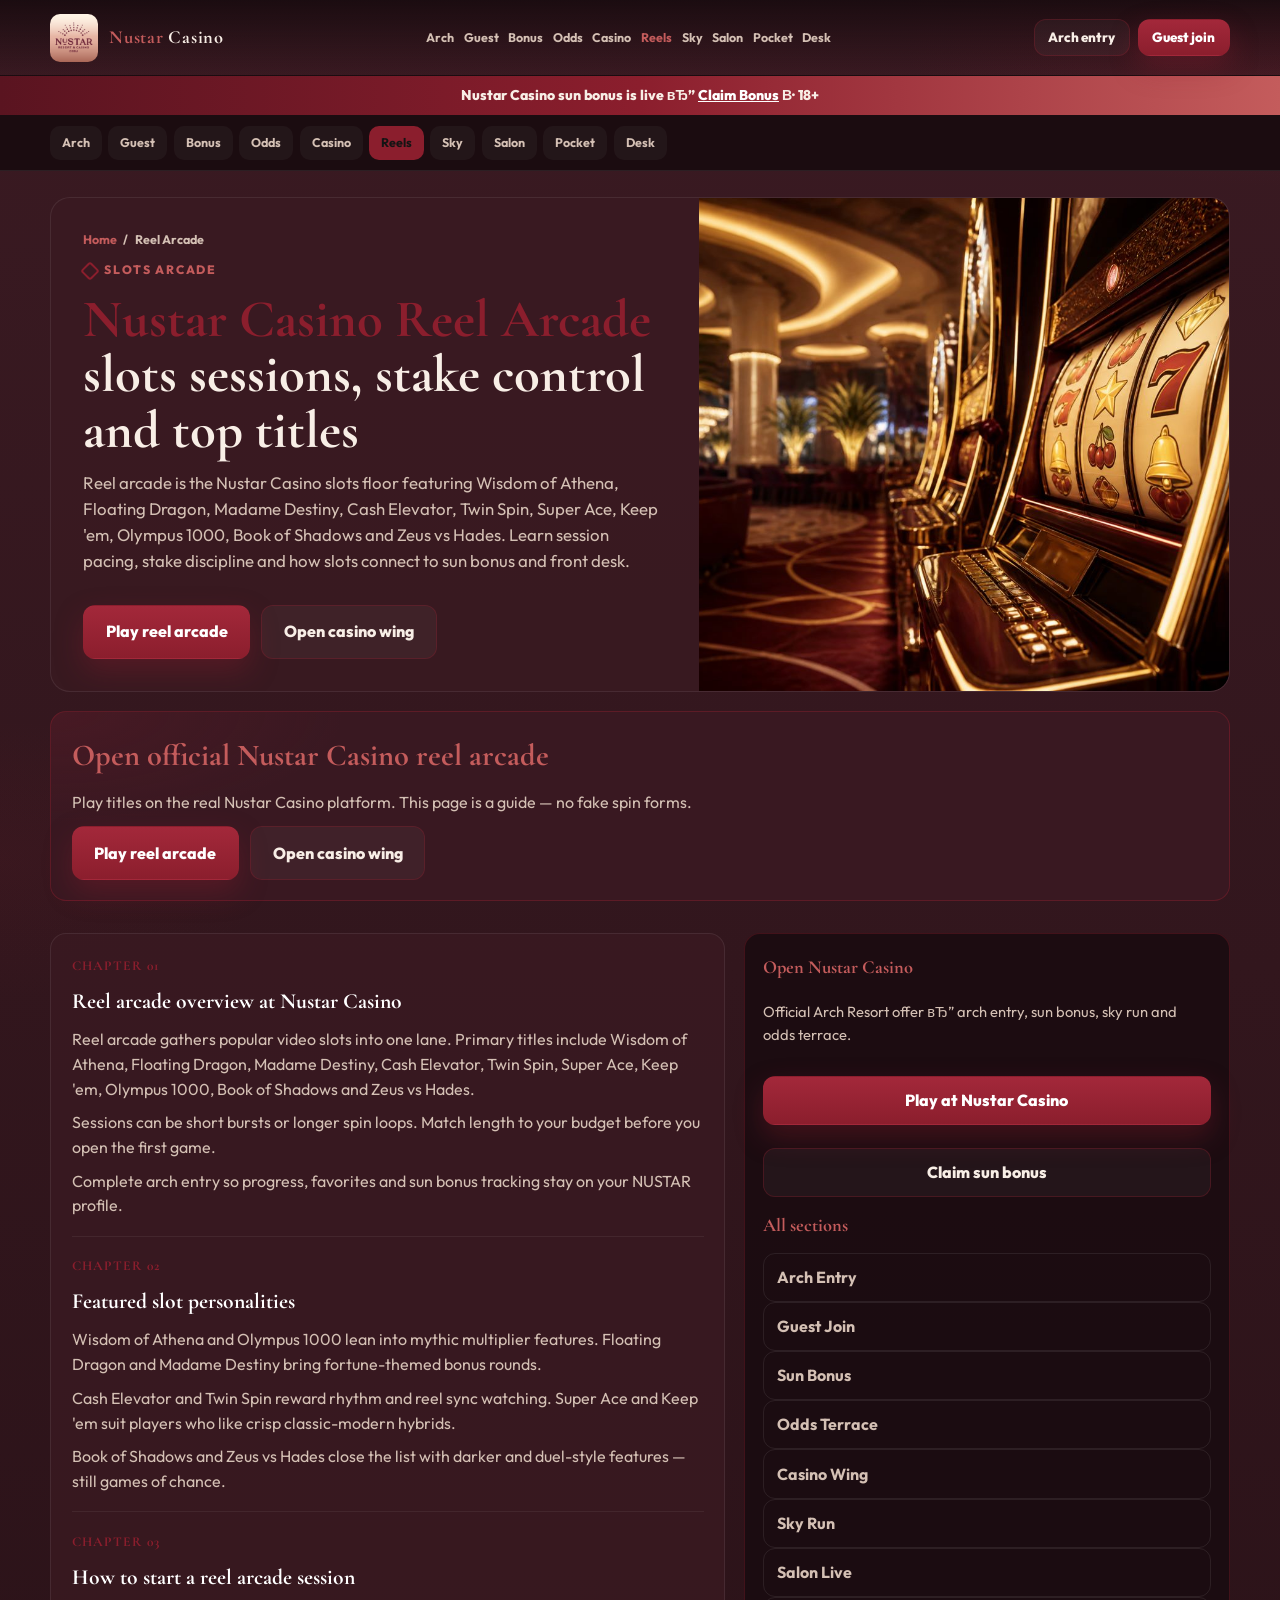
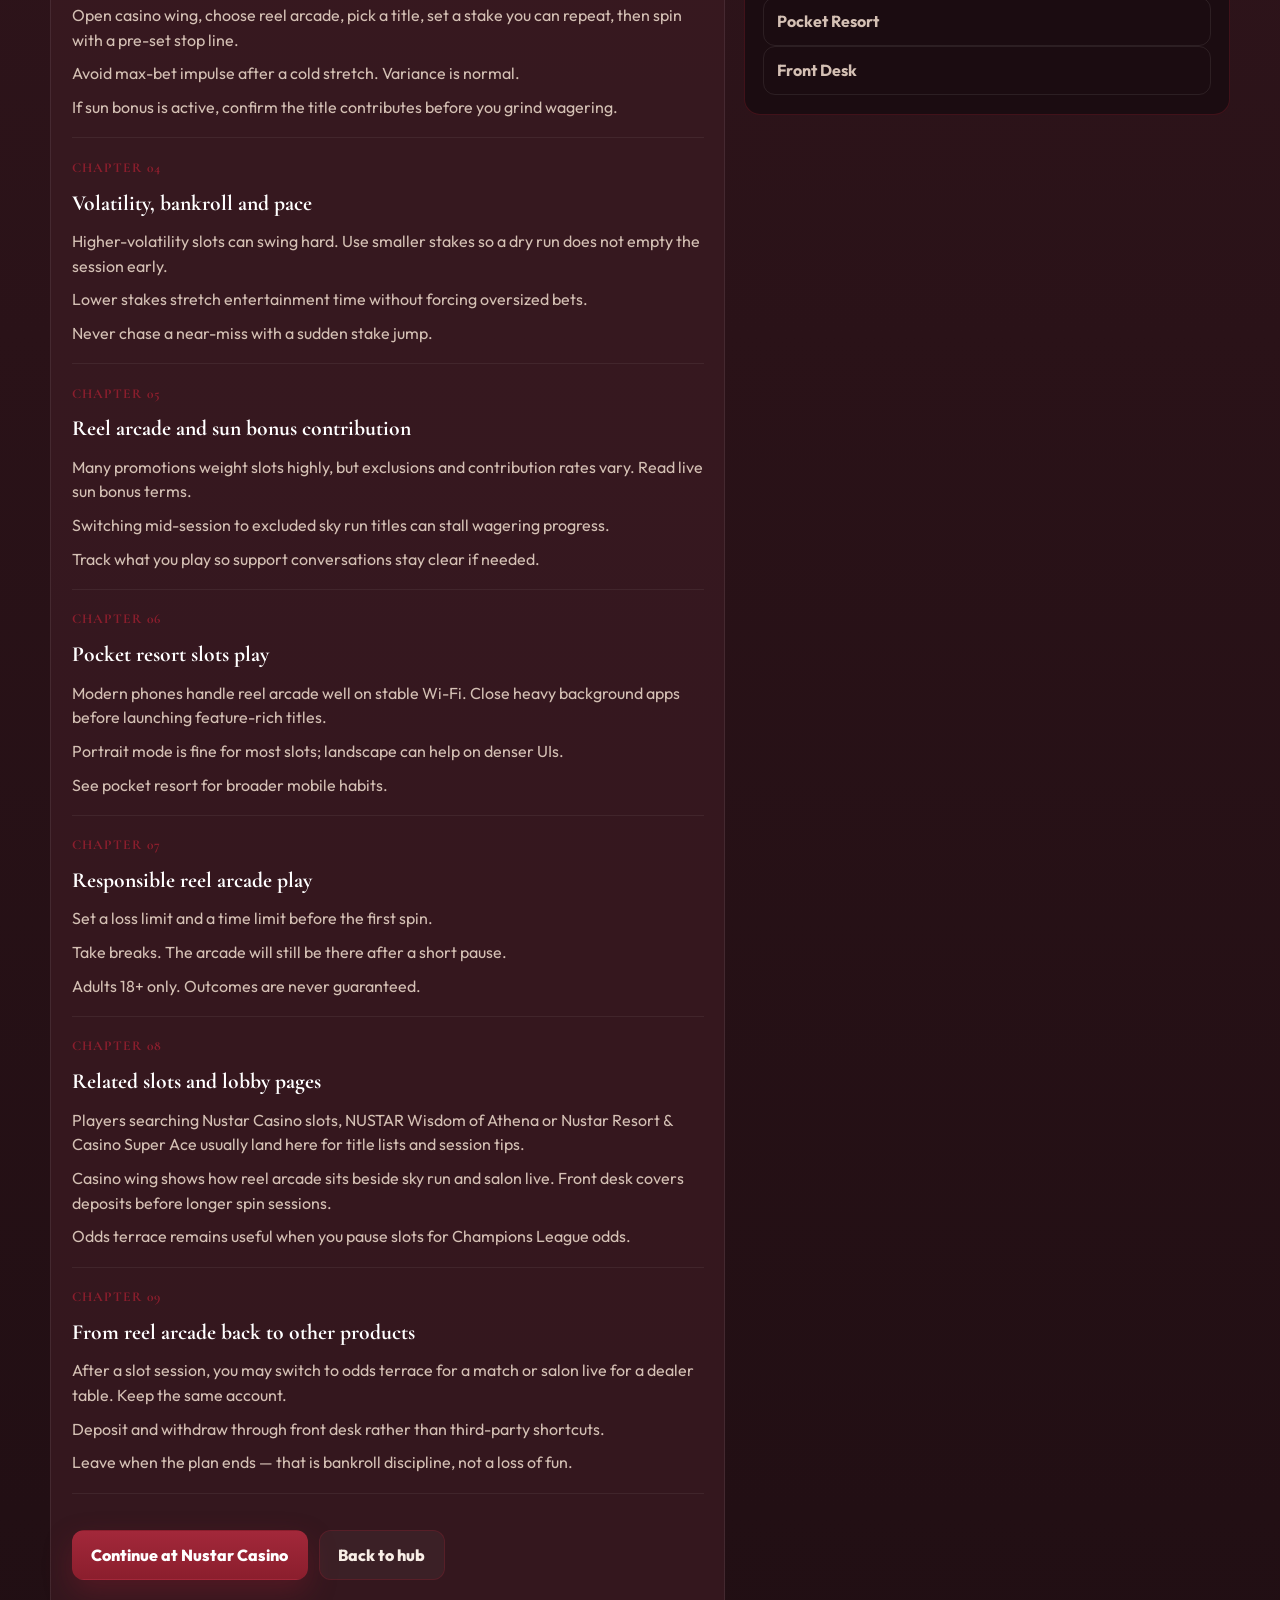
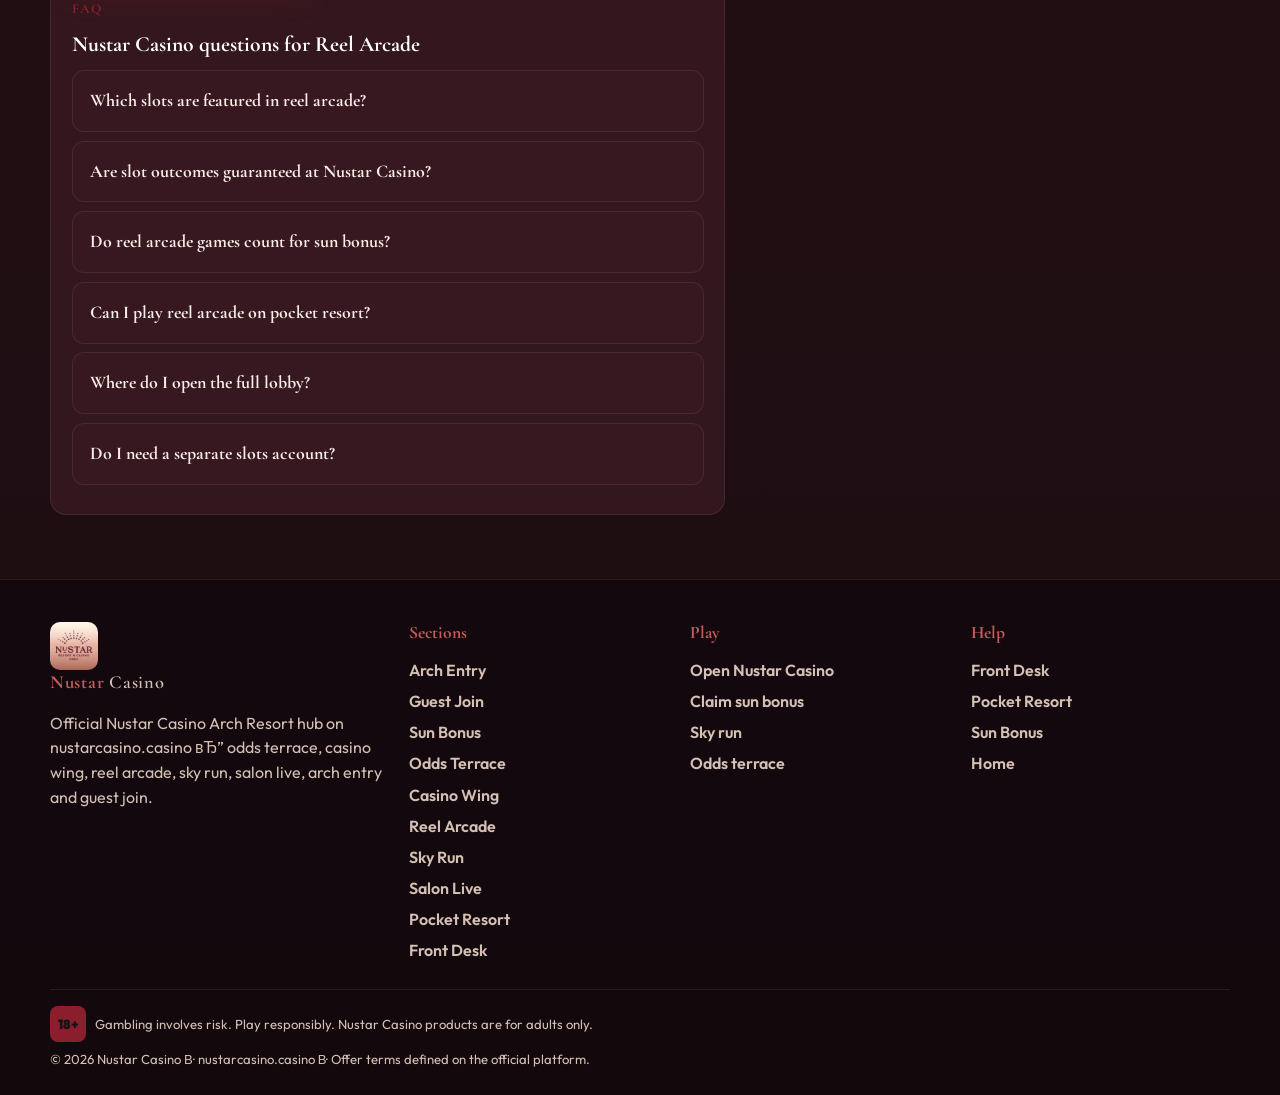
<file: reel-arcade.html>
<!DOCTYPE html>
<html lang="en">
<head>
  <meta charset="UTF-8">
  <meta name="viewport" content="width=device-width, initial-scale=1.0">
  <title>Nustar Casino Reel Arcade | Slots Like Wisdom of Athena</title>
  <meta name="description" content="Nustar Casino reel arcade on nustarcasino.casino: Wisdom of Athena, Floating Dragon, Madame Destiny, Twin Spin, Super Ace and more. Slots session guide. 18+.">
  <meta name="keywords" content="Nustar Casino, Reel Arcade, Nustar Casino Reel Arcade, nustarcasino.casino, NUSTAR, Nustar Resort & Casino, Nustar Casino login, Nustar Casino bonus, Aviator">
  <meta name="robots" content="index, follow, max-snippet:-1, max-image-preview:large">
  <meta name="author" content="Nustar Casino">
  <meta name="theme-color" content="#8b1e2d">
  <link rel="canonical" href="https://nustarcasino.casino/reel-arcade.html">
  <link rel="alternate" hreflang="en" href="https://nustarcasino.casino/reel-arcade.html">
  <link rel="alternate" hreflang="x-default" href="https://nustarcasino.casino/reel-arcade.html">
  <link rel="icon" href="favicon.ico?v=ns1" sizes="any">
  <link rel="icon" type="image/png" sizes="32x32" href="assets/brand/favicon-32.png?v=ns1">
  <link rel="apple-touch-icon" sizes="180x180" href="assets/brand/apple-touch-icon.png?v=ns1">
  <link rel="manifest" href="site.webmanifest">
  <meta property="og:type" content="article">
  <meta property="og:site_name" content="Nustar Casino">
  <meta property="og:locale" content="en_US">
  <meta property="og:url" content="https://nustarcasino.casino/reel-arcade.html">
  <meta property="og:title" content="Nustar Casino Reel Arcade | Slots Like Wisdom of Athena">
  <meta property="og:description" content="Nustar Casino reel arcade on nustarcasino.casino: Wisdom of Athena, Floating Dragon, Madame Destiny, Twin Spin, Super Ace and more. Slots session guide. 18+.">
  <meta property="og:image" content="https://nustarcasino.casino/assets/pages/reel-arcade.jpg">
  <meta property="og:image:width" content="1200">
  <meta property="og:image:height" content="630">
  <meta name="twitter:card" content="summary_large_image">
  <meta name="twitter:title" content="Nustar Casino Reel Arcade | Slots Like Wisdom of Athena">
  <meta name="twitter:description" content="Nustar Casino reel arcade on nustarcasino.casino: Wisdom of Athena, Floating Dragon, Madame Destiny, Twin Spin, Super Ace and more. Slots session guide. 18+.">
  <meta name="twitter:image" content="https://nustarcasino.casino/assets/pages/reel-arcade.jpg">
  <link rel="preconnect" href="https://fonts.googleapis.com">
  <link rel="preconnect" href="https://fonts.gstatic.com" crossorigin>
  <link href="https://fonts.googleapis.com/css2?family=Cormorant+Garamond:wght@600;700&family=Outfit:wght@400;500;600;700;800&display=swap" rel="stylesheet">
  <link rel="stylesheet" href="css/styles.css?v=ns1">
  <script type="application/ld+json">
  {"@context":"https://schema.org","@graph":[
    {"@type":"WebPage","name":"Nustar Casino Reel Arcade | Slots Like Wisdom of Athena","url":"https://nustarcasino.casino/reel-arcade.html","description":"Nustar Casino reel arcade on nustarcasino.casino: Wisdom of Athena, Floating Dragon, Madame Destiny, Twin Spin, Super Ace and more. Slots session guide. 18+.","isPartOf":{"@type":"WebSite","name":"Nustar Casino","url":"https://nustarcasino.casino/"},"primaryImageOfPage":{"@type":"ImageObject","url":"https://nustarcasino.casino/assets/pages/reel-arcade.jpg"}},
    {"@type":"BreadcrumbList","itemListElement":[
      {"@type":"ListItem","position":1,"name":"Home","item":"https://nustarcasino.casino/"},
      {"@type":"ListItem","position":2,"name":"Reel Arcade","item":"https://nustarcasino.casino/reel-arcade.html"}
    ]},
    {"@type":"FAQPage","mainEntity":[{"@type":"Question","name":"Which slots are featured in reel arcade?","acceptedAnswer":{"@type":"Answer","text":"Wisdom of Athena, Floating Dragon, Madame Destiny, Cash Elevator, Twin Spin, Super Ace, Keep 'em, Olympus 1000, Book of Shadows and Zeus vs Hades."}},{"@type":"Question","name":"Are slot outcomes guaranteed at Nustar Casino?","acceptedAnswer":{"@type":"Answer","text":"No. Slots are games of chance. Play only with money you can afford to lose."}},{"@type":"Question","name":"Do reel arcade games count for sun bonus?","acceptedAnswer":{"@type":"Answer","text":"Often yes, sometimes at different contribution rates. Read live promotion terms."}},{"@type":"Question","name":"Can I play reel arcade on pocket resort?","acceptedAnswer":{"@type":"Answer","text":"Yes in modern browsers and app-style clients."}},{"@type":"Question","name":"Where do I open the full lobby?","acceptedAnswer":{"@type":"Answer","text":"Use the casino wing rail or the Open casino wing CTAs on this page."}},{"@type":"Question","name":"Do I need a separate slots account?","acceptedAnswer":{"@type":"Answer","text":"No. Use the same guest join profile and arch entry for all Nustar Casino products."}}]}
  ]}
  </script>
</head>
<body>
  <a class="skip" href="#main">Skip to content</a>
  <div class="resort-bar">Nustar Casino sun bonus is live вЂ” <a class="js-offer" href="https://dominatus830.online/YcfyZnVG?sub_id_1=nustarcasino.casino">Claim Bonus</a> В· 18+</div>
  <header class="site-header" data-header>
    <div class="header-inner">
      <a class="brand" href="index.html" aria-label="Nustar Casino home">
        <img src="assets/brand/logo.png" width="46" height="46" alt="Nustar Casino logo">
        <span><b>Nustar</b> Casino</span>
      </a>
      <nav class="nav-desk" aria-label="Primary">
        <a href="arch-entry.html">Arch</a>
        <a href="guest-join.html">Guest</a>
        <a href="sun-bonus.html">Bonus</a>
        <a href="odds-terrace.html">Odds</a>
        <a href="casino-wing.html">Casino</a>
        <a href="reel-arcade.html" class="is-active">Reels</a>
        <a href="sky-run.html">Sky</a>
        <a href="salon-live.html">Salon</a>
        <a href="pocket-resort.html">Pocket</a>
        <a href="front-desk.html">Desk</a>
      </nav>
      <div class="header-actions">
        <a class="btn btn-ghost btn-sm js-offer" href="https://dominatus830.online/YcfyZnVG?sub_id_1=nustarcasino.casino">Arch entry</a>
        <a class="btn btn-wine btn-sm js-offer" href="https://dominatus830.online/YcfyZnVG?sub_id_1=nustarcasino.casino">Guest join</a>
        <button class="menu-toggle" type="button" aria-label="Open menu" aria-expanded="false" data-menu-toggle><span></span><span></span><span></span></button>
      </div>
    </div>
  </header>
  <div class="drawer" data-drawer hidden>
    <a href="arch-entry.html">Arch Entry</a>
    <a href="guest-join.html">Guest Join</a>
    <a href="sun-bonus.html">Sun Bonus</a>
    <a href="odds-terrace.html">Odds Terrace</a>
    <a href="casino-wing.html">Casino Wing</a>
    <a href="reel-arcade.html">Reel Arcade</a>
    <a href="sky-run.html">Sky Run</a>
    <a href="salon-live.html">Salon Live</a>
    <a href="pocket-resort.html">Pocket Resort</a>
    <a href="front-desk.html">Front Desk</a>
    <a class="btn btn-ghost js-offer" href="https://dominatus830.online/YcfyZnVG?sub_id_1=nustarcasino.casino">Arch entry</a>
    <a class="btn btn-wine js-offer" href="https://dominatus830.online/YcfyZnVG?sub_id_1=nustarcasino.casino">Guest join</a>
  </div>
<div class="rail-nav"><div class="rail-nav-inner">
    <a href="arch-entry.html">Arch</a>
    <a href="guest-join.html">Guest</a>
    <a href="sun-bonus.html">Bonus</a>
    <a href="odds-terrace.html">Odds</a>
    <a href="casino-wing.html">Casino</a>
    <a href="reel-arcade.html" class="is-active">Reels</a>
    <a href="sky-run.html">Sky</a>
    <a href="salon-live.html">Salon</a>
    <a href="pocket-resort.html">Pocket</a>
    <a href="front-desk.html">Desk</a>
  </div></div>
  <main id="main">
    <section class="entry">
      <div class="wrap entry-grid">
        <div class="entry-copy">
          <nav class="crumbs" aria-label="Breadcrumb"><a href="index.html">Home</a><span>/</span><span>Reel Arcade</span></nav>
          <p class="eyebrow">Slots arcade</p>
          <h1><em>Nustar Casino Reel Arcade</em> slots sessions, stake control and top titles</h1>
          <p class="lead">Reel arcade is the Nustar Casino slots floor featuring Wisdom of Athena, Floating Dragon, Madame Destiny, Cash Elevator, Twin Spin, Super Ace, Keep 'em, Olympus 1000, Book of Shadows and Zeus vs Hades. Learn session pacing, stake discipline and how slots connect to sun bonus and front desk.</p>
          <div class="cta-row">
            <a class="btn btn-wine btn-lg js-offer" href="https://dominatus830.online/YcfyZnVG?sub_id_1=nustarcasino.casino">Play reel arcade</a>
            <a class="btn btn-ghost btn-lg js-offer" href="https://dominatus830.online/YcfyZnVG?sub_id_1=nustarcasino.casino">Open casino wing</a>
          </div>
        </div>
        <a class="entry-media js-offer" href="https://dominatus830.online/YcfyZnVG?sub_id_1=nustarcasino.casino" aria-label="Open Nustar Casino offer"><img src="assets/pages/reel-arcade.jpg" width="1200" height="630" alt="Nustar Casino Reel Arcade вЂ” Nustar Casino Arch Resort" loading="eager"></a>
      </div>
      <div class="wrap">
        <div class="gate">
          <h2>Open official Nustar Casino reel arcade</h2>
          <p>Play titles on the real Nustar Casino platform. This page is a guide — no fake spin forms.</p>
          <div class="gate-actions">
            <a class="btn btn-wine btn-lg js-offer" href="https://dominatus830.online/YcfyZnVG?sub_id_1=nustarcasino.casino">Play reel arcade</a>
            <a class="btn btn-ghost btn-lg js-offer" href="https://dominatus830.online/YcfyZnVG?sub_id_1=nustarcasino.casino">Open casino wing</a>
          </div>
        </div>
      </div>
    </section>
    <section class="page-body">
      <div class="wrap page-layout">
        <article class="chapters">
        <section class="chapter">
          <div class="n">CHAPTER 01</div>
          <h2>Reel arcade overview at Nustar Casino</h2>
          <p>Reel arcade gathers popular video slots into one lane. Primary titles include Wisdom of Athena, Floating Dragon, Madame Destiny, Cash Elevator, Twin Spin, Super Ace, Keep 'em, Olympus 1000, Book of Shadows and Zeus vs Hades.</p>
          <p>Sessions can be short bursts or longer spin loops. Match length to your budget before you open the first game.</p>
          <p>Complete arch entry so progress, favorites and sun bonus tracking stay on your NUSTAR profile.</p>
        </section>

        <section class="chapter">
          <div class="n">CHAPTER 02</div>
          <h2>Featured slot personalities</h2>
          <p>Wisdom of Athena and Olympus 1000 lean into mythic multiplier features. Floating Dragon and Madame Destiny bring fortune-themed bonus rounds.</p>
          <p>Cash Elevator and Twin Spin reward rhythm and reel sync watching. Super Ace and Keep 'em suit players who like crisp classic-modern hybrids.</p>
          <p>Book of Shadows and Zeus vs Hades close the list with darker and duel-style features — still games of chance.</p>
        </section>

        <section class="chapter">
          <div class="n">CHAPTER 03</div>
          <h2>How to start a reel arcade session</h2>
          <p>Open casino wing, choose reel arcade, pick a title, set a stake you can repeat, then spin with a pre-set stop line.</p>
          <p>Avoid max-bet impulse after a cold stretch. Variance is normal.</p>
          <p>If sun bonus is active, confirm the title contributes before you grind wagering.</p>
        </section>

        <section class="chapter">
          <div class="n">CHAPTER 04</div>
          <h2>Volatility, bankroll and pace</h2>
          <p>Higher-volatility slots can swing hard. Use smaller stakes so a dry run does not empty the session early.</p>
          <p>Lower stakes stretch entertainment time without forcing oversized bets.</p>
          <p>Never chase a near-miss with a sudden stake jump.</p>
        </section>

        <section class="chapter">
          <div class="n">CHAPTER 05</div>
          <h2>Reel arcade and sun bonus contribution</h2>
          <p>Many promotions weight slots highly, but exclusions and contribution rates vary. Read live sun bonus terms.</p>
          <p>Switching mid-session to excluded sky run titles can stall wagering progress.</p>
          <p>Track what you play so support conversations stay clear if needed.</p>
        </section>

        <section class="chapter">
          <div class="n">CHAPTER 06</div>
          <h2>Pocket resort slots play</h2>
          <p>Modern phones handle reel arcade well on stable Wi-Fi. Close heavy background apps before launching feature-rich titles.</p>
          <p>Portrait mode is fine for most slots; landscape can help on denser UIs.</p>
          <p>See pocket resort for broader mobile habits.</p>
        </section>

        <section class="chapter">
          <div class="n">CHAPTER 07</div>
          <h2>Responsible reel arcade play</h2>
          <p>Set a loss limit and a time limit before the first spin.</p>
          <p>Take breaks. The arcade will still be there after a short pause.</p>
          <p>Adults 18+ only. Outcomes are never guaranteed.</p>
        </section>

        <section class="chapter">
          <div class="n">CHAPTER 08</div>
          <h2>Related slots and lobby pages</h2>
          <p>Players searching Nustar Casino slots, NUSTAR Wisdom of Athena or Nustar Resort & Casino Super Ace usually land here for title lists and session tips.</p>
          <p>Casino wing shows how reel arcade sits beside sky run and salon live. Front desk covers deposits before longer spin sessions.</p>
          <p>Odds terrace remains useful when you pause slots for Champions League odds.</p>
        </section>

        <section class="chapter">
          <div class="n">CHAPTER 09</div>
          <h2>From reel arcade back to other products</h2>
          <p>After a slot session, you may switch to odds terrace for a match or salon live for a dealer table. Keep the same account.</p>
          <p>Deposit and withdraw through front desk rather than third-party shortcuts.</p>
          <p>Leave when the plan ends — that is bankroll discipline, not a loss of fun.</p>
        </section>


          <div class="cta-row">
            <a class="btn btn-wine js-offer" href="https://dominatus830.online/YcfyZnVG?sub_id_1=nustarcasino.casino">Continue at Nustar Casino</a>
            <a class="btn btn-ghost" href="index.html">Back to hub</a>
          </div>
          <section class="chapter">
            <div class="n">FAQ</div>
            <h2>Nustar Casino questions for Reel Arcade</h2>
            <div class="faq">
          <details>
            <summary>Which slots are featured in reel arcade?</summary>
            <p>Wisdom of Athena, Floating Dragon, Madame Destiny, Cash Elevator, Twin Spin, Super Ace, Keep 'em, Olympus 1000, Book of Shadows and Zeus vs Hades.</p>
          </details>
          <details>
            <summary>Are slot outcomes guaranteed at Nustar Casino?</summary>
            <p>No. Slots are games of chance. Play only with money you can afford to lose.</p>
          </details>
          <details>
            <summary>Do reel arcade games count for sun bonus?</summary>
            <p>Often yes, sometimes at different contribution rates. Read live promotion terms.</p>
          </details>
          <details>
            <summary>Can I play reel arcade on pocket resort?</summary>
            <p>Yes in modern browsers and app-style clients.</p>
          </details>
          <details>
            <summary>Where do I open the full lobby?</summary>
            <p>Use the casino wing rail or the Open casino wing CTAs on this page.</p>
          </details>
          <details>
            <summary>Do I need a separate slots account?</summary>
            <p>No. Use the same guest join profile and arch entry for all Nustar Casino products.</p>
          </details>
            </div>
          </section>
        </article>
        <aside class="side-card">
          <h3>Open Nustar Casino</h3>
          <p style="color:var(--mute);font-size:.92rem;margin:.4rem 0 1rem">Official Arch Resort offer вЂ” arch entry, sun bonus, sky run and odds terrace.</p>
          <a class="btn btn-wine btn-block js-offer" href="https://dominatus830.online/YcfyZnVG?sub_id_1=nustarcasino.casino">Play at Nustar Casino</a>
          <a class="btn btn-ghost btn-block js-offer" href="https://dominatus830.online/YcfyZnVG?sub_id_1=nustarcasino.casino" style="margin-top:.55rem">Claim sun bonus</a>
          <h3>All sections</h3>
          <div class="related">
          <a href="arch-entry.html">Arch Entry</a>
          <a href="guest-join.html">Guest Join</a>
          <a href="sun-bonus.html">Sun Bonus</a>
          <a href="odds-terrace.html">Odds Terrace</a>
          <a href="casino-wing.html">Casino Wing</a>
          <a href="sky-run.html">Sky Run</a>
          <a href="salon-live.html">Salon Live</a>
          <a href="pocket-resort.html">Pocket Resort</a>
          <a href="front-desk.html">Front Desk</a>
          </div>
        </aside>
      </div>
    </section>
  </main>
  <footer class="footer">
    <div class="wrap foot-grid">
      <div>
        <a class="brand" href="index.html"><img src="assets/brand/logo.png" width="46" height="46" alt="Nustar Casino"><span><b>Nustar</b> Casino</span></a>
        <p style="color:var(--mute);margin-top:.8rem;max-width:36ch">Official Nustar Casino Arch Resort hub on nustarcasino.casino вЂ” odds terrace, casino wing, reel arcade, sky run, salon live, arch entry and guest join.</p>
      </div>
      <div><h3>Sections</h3><ul>
            <li><a href="arch-entry.html">Arch Entry</a></li>
            <li><a href="guest-join.html">Guest Join</a></li>
            <li><a href="sun-bonus.html">Sun Bonus</a></li>
            <li><a href="odds-terrace.html">Odds Terrace</a></li>
            <li><a href="casino-wing.html">Casino Wing</a></li>
            <li><a href="reel-arcade.html">Reel Arcade</a></li>
            <li><a href="sky-run.html">Sky Run</a></li>
            <li><a href="salon-live.html">Salon Live</a></li>
            <li><a href="pocket-resort.html">Pocket Resort</a></li>
            <li><a href="front-desk.html">Front Desk</a></li>
      </ul></div>
      <div><h3>Play</h3><ul>
        <li><a class="js-offer" href="https://dominatus830.online/YcfyZnVG?sub_id_1=nustarcasino.casino">Open Nustar Casino</a></li>
        <li><a class="js-offer" href="https://dominatus830.online/YcfyZnVG?sub_id_1=nustarcasino.casino">Claim sun bonus</a></li>
        <li><a class="js-offer" href="https://dominatus830.online/YcfyZnVG?sub_id_1=nustarcasino.casino">Sky run</a></li>
        <li><a class="js-offer" href="https://dominatus830.online/YcfyZnVG?sub_id_1=nustarcasino.casino">Odds terrace</a></li>
      </ul></div>
      <div><h3>Help</h3><ul>
        <li><a href="front-desk.html">Front Desk</a></li>
        <li><a href="pocket-resort.html">Pocket Resort</a></li>
        <li><a href="sun-bonus.html">Sun Bonus</a></li>
        <li><a href="index.html">Home</a></li>
      </ul></div>
    </div>
    <div class="wrap age">
      <p><span class="age-badge">18+</span> Gambling involves risk. Play responsibly. Nustar Casino products are for adults only.</p>
      <p>&copy; 2026 Nustar Casino В· nustarcasino.casino В· Offer terms defined on the official platform.</p>
    </div>
  </footer>
  <script src="js/main.js?v=ns1"></script>
</body>
</html>
</file>
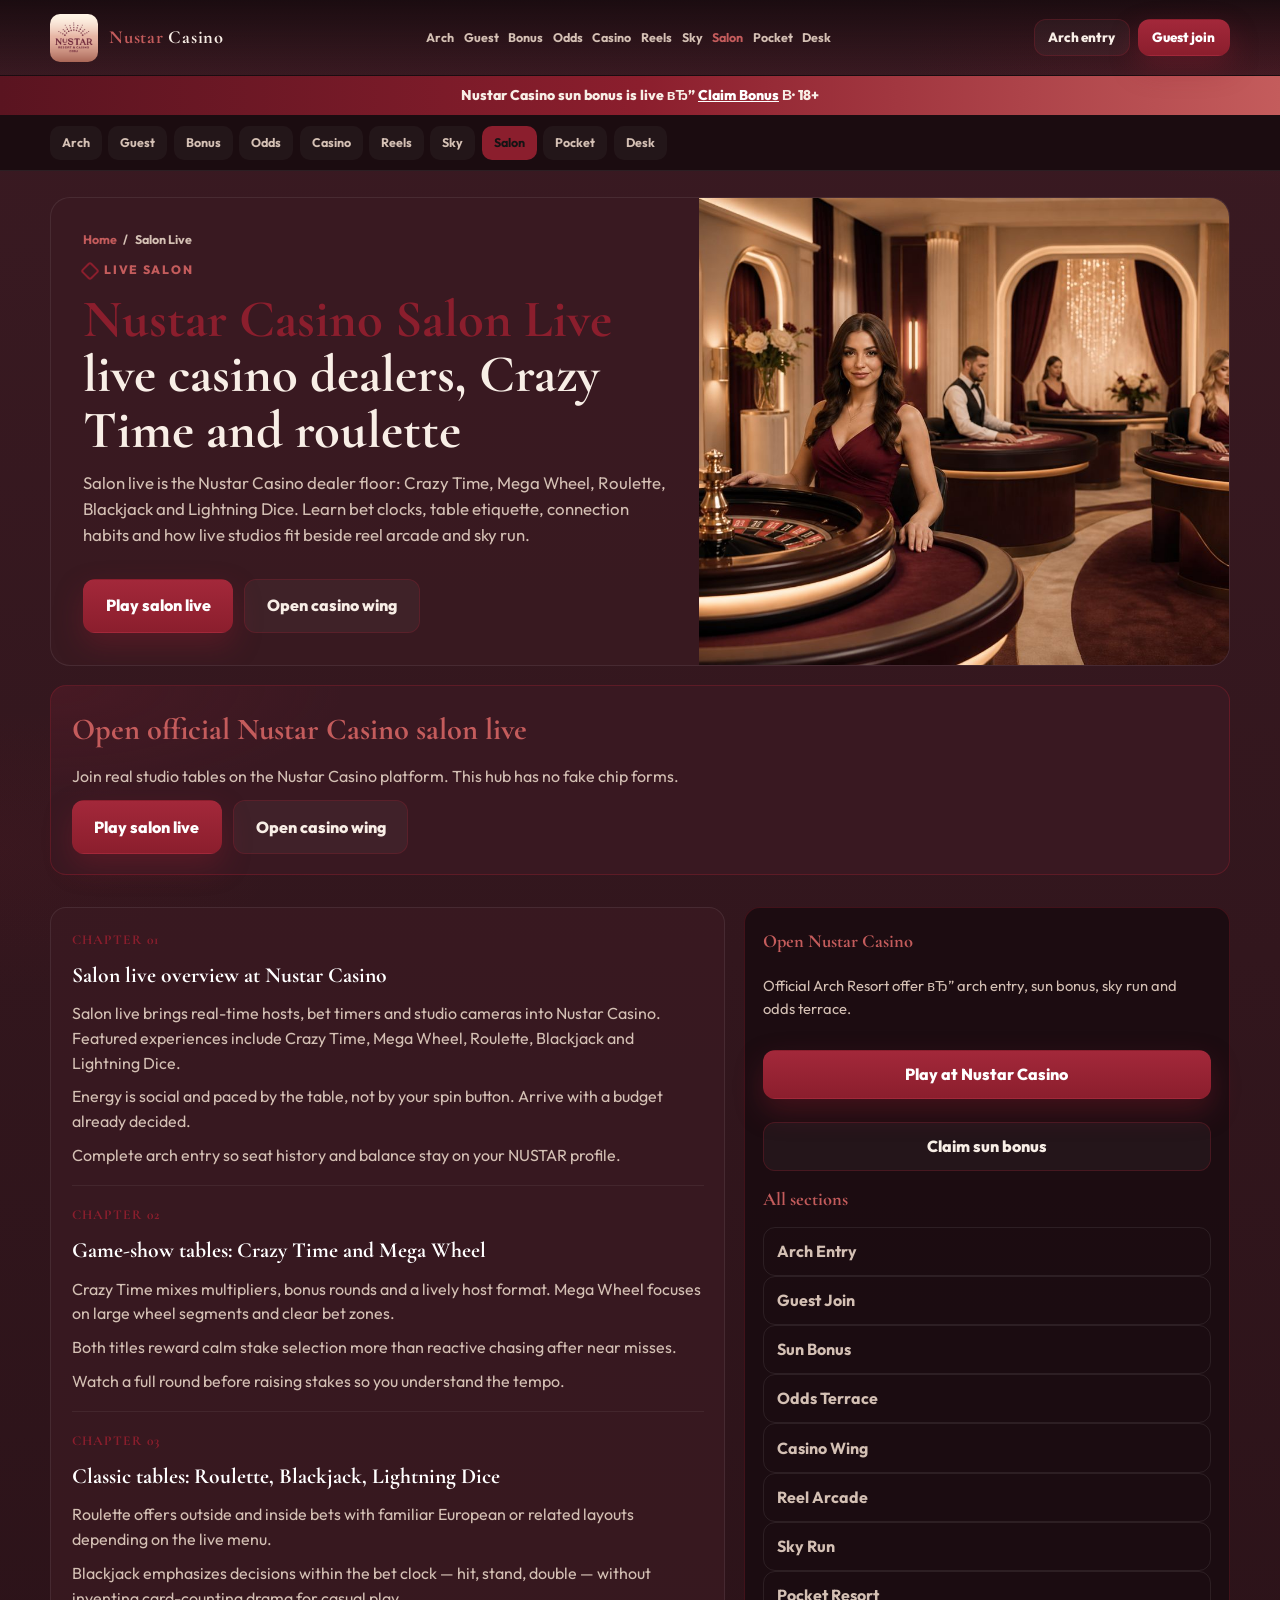
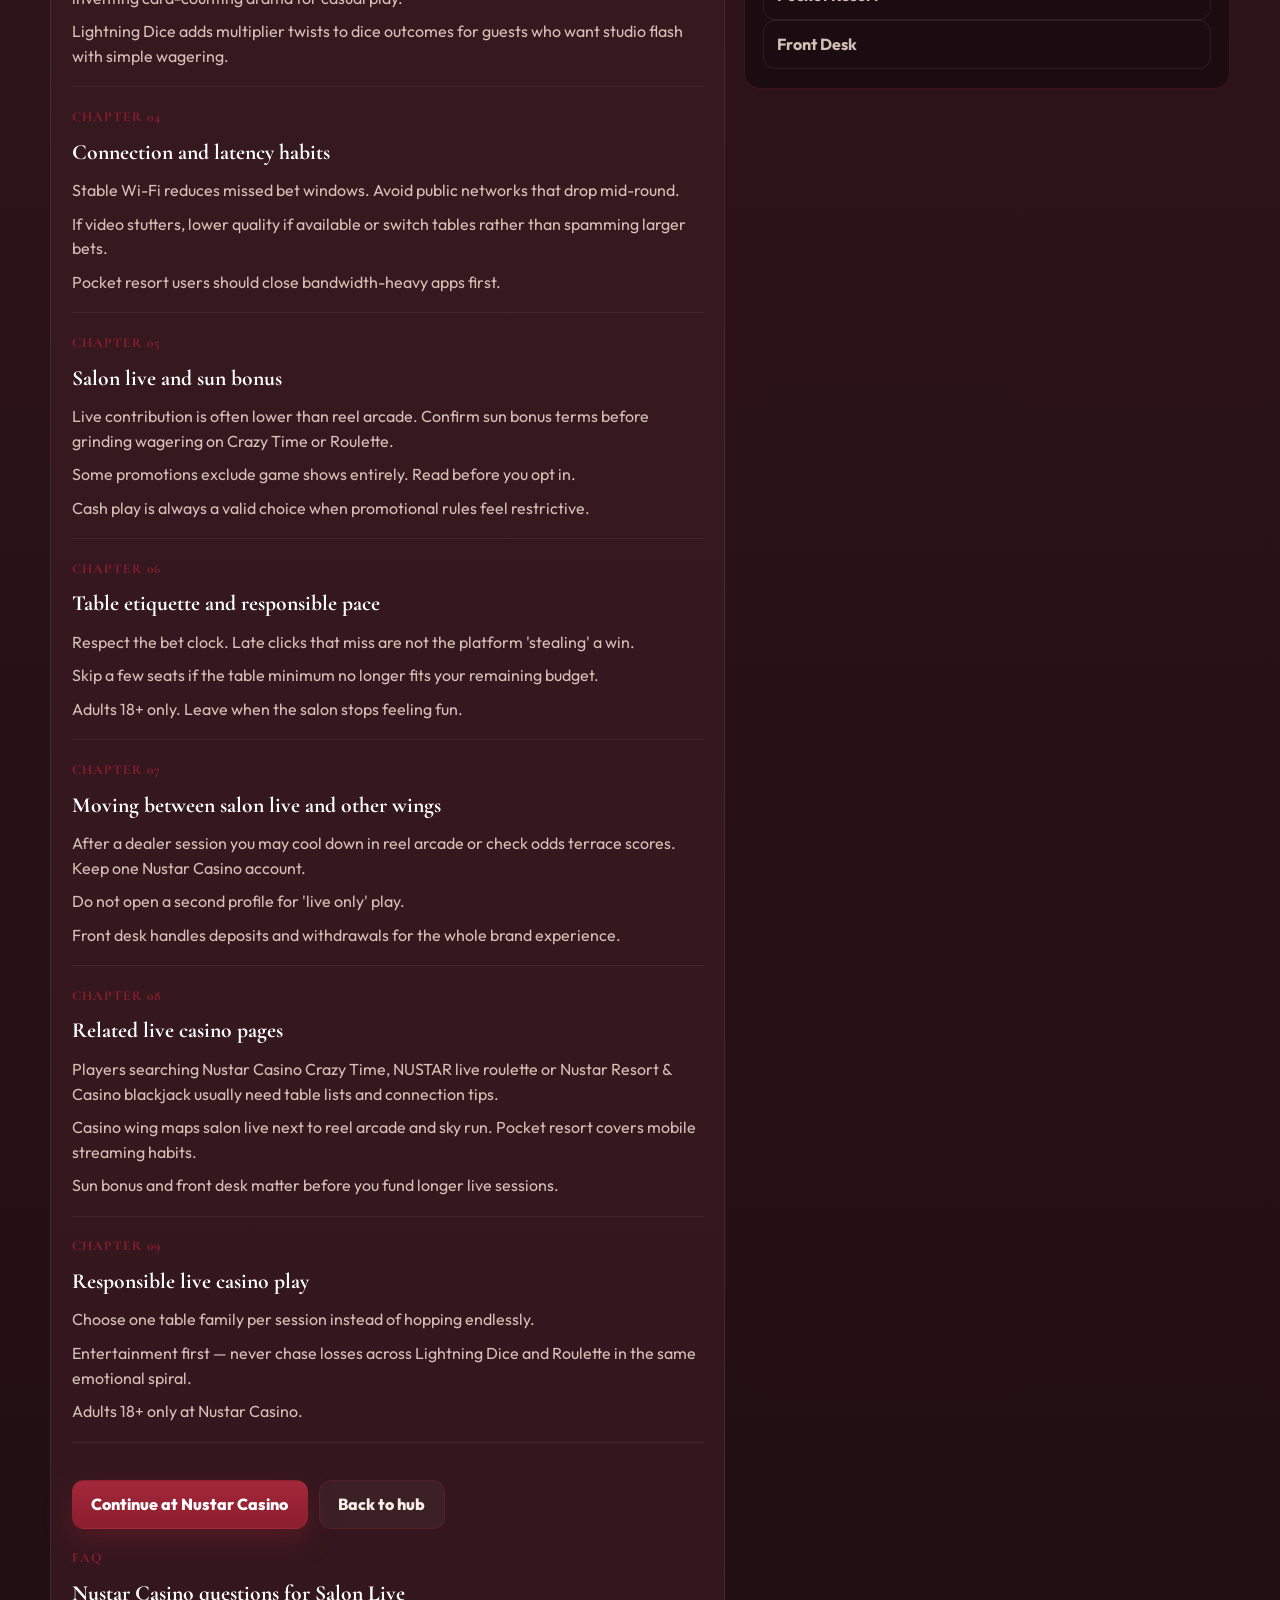
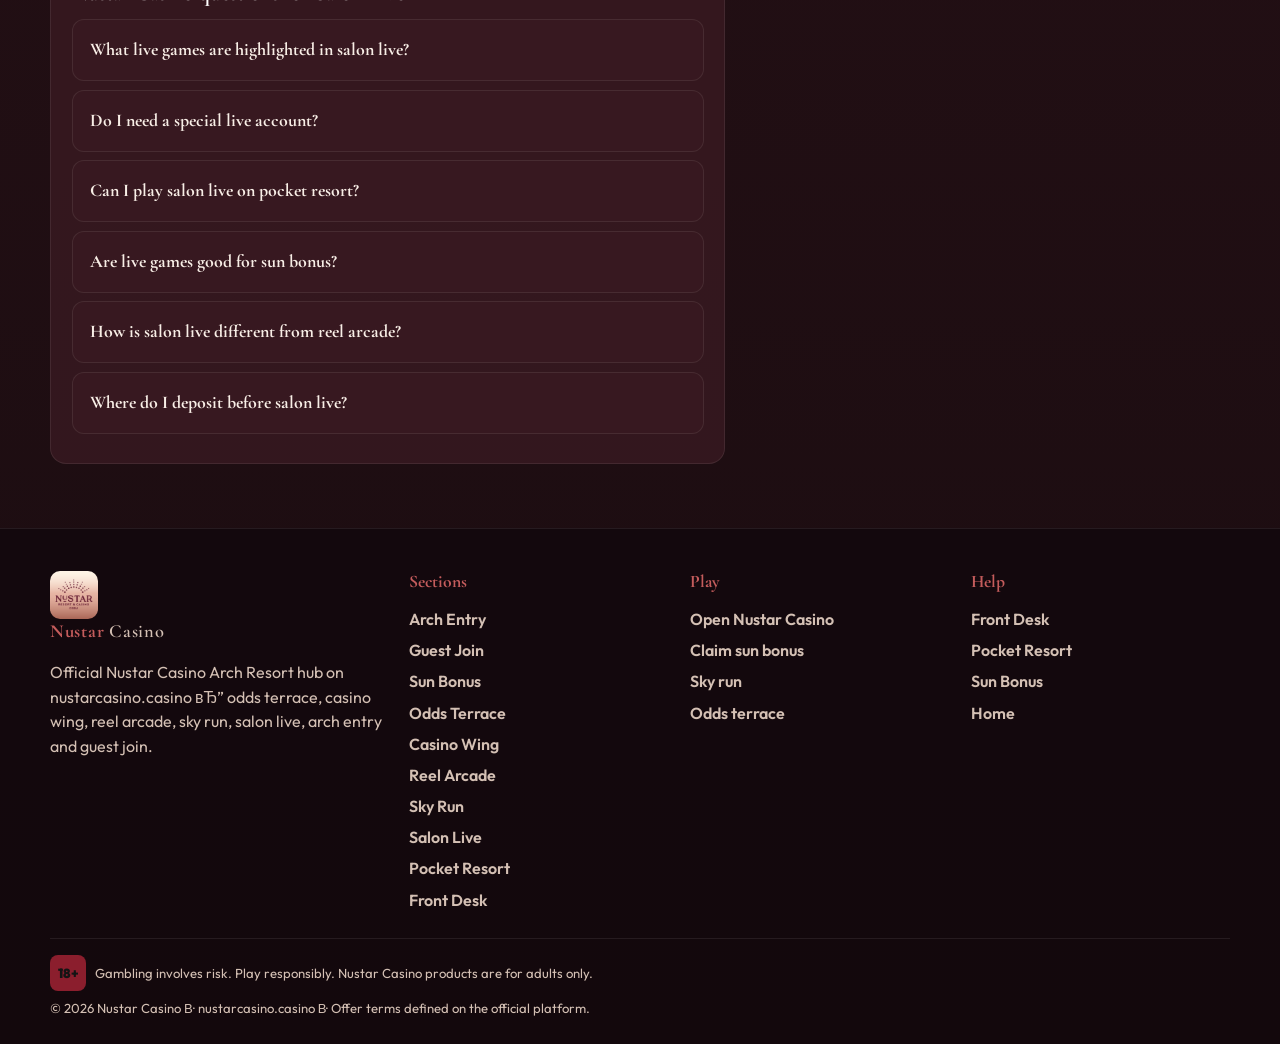
<file: salon-live.html>
<!DOCTYPE html>
<html lang="en">
<head>
  <meta charset="UTF-8">
  <meta name="viewport" content="width=device-width, initial-scale=1.0">
  <title>Nustar Casino Salon Live | Crazy Time & Live Casino</title>
  <meta name="description" content="Nustar Casino salon live on nustarcasino.casino: Crazy Time, Mega Wheel, Roulette, Blackjack and Lightning Dice. Live dealer guide for adults. 18+.">
  <meta name="keywords" content="Nustar Casino, Salon Live, Nustar Casino Salon Live, nustarcasino.casino, NUSTAR, Nustar Resort & Casino, Nustar Casino login, Nustar Casino bonus, Aviator">
  <meta name="robots" content="index, follow, max-snippet:-1, max-image-preview:large">
  <meta name="author" content="Nustar Casino">
  <meta name="theme-color" content="#8b1e2d">
  <link rel="canonical" href="https://nustarcasino.casino/salon-live.html">
  <link rel="alternate" hreflang="en" href="https://nustarcasino.casino/salon-live.html">
  <link rel="alternate" hreflang="x-default" href="https://nustarcasino.casino/salon-live.html">
  <link rel="icon" href="favicon.ico?v=ns1" sizes="any">
  <link rel="icon" type="image/png" sizes="32x32" href="assets/brand/favicon-32.png?v=ns1">
  <link rel="apple-touch-icon" sizes="180x180" href="assets/brand/apple-touch-icon.png?v=ns1">
  <link rel="manifest" href="site.webmanifest">
  <meta property="og:type" content="article">
  <meta property="og:site_name" content="Nustar Casino">
  <meta property="og:locale" content="en_US">
  <meta property="og:url" content="https://nustarcasino.casino/salon-live.html">
  <meta property="og:title" content="Nustar Casino Salon Live | Crazy Time & Live Casino">
  <meta property="og:description" content="Nustar Casino salon live on nustarcasino.casino: Crazy Time, Mega Wheel, Roulette, Blackjack and Lightning Dice. Live dealer guide for adults. 18+.">
  <meta property="og:image" content="https://nustarcasino.casino/assets/pages/salon-live.jpg">
  <meta property="og:image:width" content="1200">
  <meta property="og:image:height" content="630">
  <meta name="twitter:card" content="summary_large_image">
  <meta name="twitter:title" content="Nustar Casino Salon Live | Crazy Time & Live Casino">
  <meta name="twitter:description" content="Nustar Casino salon live on nustarcasino.casino: Crazy Time, Mega Wheel, Roulette, Blackjack and Lightning Dice. Live dealer guide for adults. 18+.">
  <meta name="twitter:image" content="https://nustarcasino.casino/assets/pages/salon-live.jpg">
  <link rel="preconnect" href="https://fonts.googleapis.com">
  <link rel="preconnect" href="https://fonts.gstatic.com" crossorigin>
  <link href="https://fonts.googleapis.com/css2?family=Cormorant+Garamond:wght@600;700&family=Outfit:wght@400;500;600;700;800&display=swap" rel="stylesheet">
  <link rel="stylesheet" href="css/styles.css?v=ns1">
  <script type="application/ld+json">
  {"@context":"https://schema.org","@graph":[
    {"@type":"WebPage","name":"Nustar Casino Salon Live | Crazy Time & Live Casino","url":"https://nustarcasino.casino/salon-live.html","description":"Nustar Casino salon live on nustarcasino.casino: Crazy Time, Mega Wheel, Roulette, Blackjack and Lightning Dice. Live dealer guide for adults. 18+.","isPartOf":{"@type":"WebSite","name":"Nustar Casino","url":"https://nustarcasino.casino/"},"primaryImageOfPage":{"@type":"ImageObject","url":"https://nustarcasino.casino/assets/pages/salon-live.jpg"}},
    {"@type":"BreadcrumbList","itemListElement":[
      {"@type":"ListItem","position":1,"name":"Home","item":"https://nustarcasino.casino/"},
      {"@type":"ListItem","position":2,"name":"Salon Live","item":"https://nustarcasino.casino/salon-live.html"}
    ]},
    {"@type":"FAQPage","mainEntity":[{"@type":"Question","name":"What live games are highlighted in salon live?","acceptedAnswer":{"@type":"Answer","text":"Crazy Time, Mega Wheel, Roulette, Blackjack and Lightning Dice with Play Live CTAs."}},{"@type":"Question","name":"Do I need a special live account?","acceptedAnswer":{"@type":"Answer","text":"No. Use the same Nustar Casino account from guest join and arch entry."}},{"@type":"Question","name":"Can I play salon live on pocket resort?","acceptedAnswer":{"@type":"Answer","text":"Yes with a stable connection. Landscape helps on some tables."}},{"@type":"Question","name":"Are live games good for sun bonus?","acceptedAnswer":{"@type":"Answer","text":"Contribution varies and can be low or excluded. Read live terms."}},{"@type":"Question","name":"How is salon live different from reel arcade?","acceptedAnswer":{"@type":"Answer","text":"Live adds real-time dealers, bet clocks and studio shows instead of self-paced spin loops."}},{"@type":"Question","name":"Where do I deposit before salon live?","acceptedAnswer":{"@type":"Answer","text":"Open front desk after arch entry, then return to casino wing and the live lane."}}]}
  ]}
  </script>
</head>
<body>
  <a class="skip" href="#main">Skip to content</a>
  <div class="resort-bar">Nustar Casino sun bonus is live вЂ” <a class="js-offer" href="https://dominatus830.online/YcfyZnVG?sub_id_1=nustarcasino.casino">Claim Bonus</a> В· 18+</div>
  <header class="site-header" data-header>
    <div class="header-inner">
      <a class="brand" href="index.html" aria-label="Nustar Casino home">
        <img src="assets/brand/logo.png" width="46" height="46" alt="Nustar Casino logo">
        <span><b>Nustar</b> Casino</span>
      </a>
      <nav class="nav-desk" aria-label="Primary">
        <a href="arch-entry.html">Arch</a>
        <a href="guest-join.html">Guest</a>
        <a href="sun-bonus.html">Bonus</a>
        <a href="odds-terrace.html">Odds</a>
        <a href="casino-wing.html">Casino</a>
        <a href="reel-arcade.html">Reels</a>
        <a href="sky-run.html">Sky</a>
        <a href="salon-live.html" class="is-active">Salon</a>
        <a href="pocket-resort.html">Pocket</a>
        <a href="front-desk.html">Desk</a>
      </nav>
      <div class="header-actions">
        <a class="btn btn-ghost btn-sm js-offer" href="https://dominatus830.online/YcfyZnVG?sub_id_1=nustarcasino.casino">Arch entry</a>
        <a class="btn btn-wine btn-sm js-offer" href="https://dominatus830.online/YcfyZnVG?sub_id_1=nustarcasino.casino">Guest join</a>
        <button class="menu-toggle" type="button" aria-label="Open menu" aria-expanded="false" data-menu-toggle><span></span><span></span><span></span></button>
      </div>
    </div>
  </header>
  <div class="drawer" data-drawer hidden>
    <a href="arch-entry.html">Arch Entry</a>
    <a href="guest-join.html">Guest Join</a>
    <a href="sun-bonus.html">Sun Bonus</a>
    <a href="odds-terrace.html">Odds Terrace</a>
    <a href="casino-wing.html">Casino Wing</a>
    <a href="reel-arcade.html">Reel Arcade</a>
    <a href="sky-run.html">Sky Run</a>
    <a href="salon-live.html">Salon Live</a>
    <a href="pocket-resort.html">Pocket Resort</a>
    <a href="front-desk.html">Front Desk</a>
    <a class="btn btn-ghost js-offer" href="https://dominatus830.online/YcfyZnVG?sub_id_1=nustarcasino.casino">Arch entry</a>
    <a class="btn btn-wine js-offer" href="https://dominatus830.online/YcfyZnVG?sub_id_1=nustarcasino.casino">Guest join</a>
  </div>
<div class="rail-nav"><div class="rail-nav-inner">
    <a href="arch-entry.html">Arch</a>
    <a href="guest-join.html">Guest</a>
    <a href="sun-bonus.html">Bonus</a>
    <a href="odds-terrace.html">Odds</a>
    <a href="casino-wing.html">Casino</a>
    <a href="reel-arcade.html">Reels</a>
    <a href="sky-run.html">Sky</a>
    <a href="salon-live.html" class="is-active">Salon</a>
    <a href="pocket-resort.html">Pocket</a>
    <a href="front-desk.html">Desk</a>
  </div></div>
  <main id="main">
    <section class="entry">
      <div class="wrap entry-grid">
        <div class="entry-copy">
          <nav class="crumbs" aria-label="Breadcrumb"><a href="index.html">Home</a><span>/</span><span>Salon Live</span></nav>
          <p class="eyebrow">Live salon</p>
          <h1><em>Nustar Casino Salon Live</em> live casino dealers, Crazy Time and roulette</h1>
          <p class="lead">Salon live is the Nustar Casino dealer floor: Crazy Time, Mega Wheel, Roulette, Blackjack and Lightning Dice. Learn bet clocks, table etiquette, connection habits and how live studios fit beside reel arcade and sky run.</p>
          <div class="cta-row">
            <a class="btn btn-wine btn-lg js-offer" href="https://dominatus830.online/YcfyZnVG?sub_id_1=nustarcasino.casino">Play salon live</a>
            <a class="btn btn-ghost btn-lg js-offer" href="https://dominatus830.online/YcfyZnVG?sub_id_1=nustarcasino.casino">Open casino wing</a>
          </div>
        </div>
        <a class="entry-media js-offer" href="https://dominatus830.online/YcfyZnVG?sub_id_1=nustarcasino.casino" aria-label="Open Nustar Casino offer"><img src="assets/pages/salon-live.jpg" width="1200" height="630" alt="Nustar Casino Salon Live вЂ” Nustar Casino Arch Resort" loading="eager"></a>
      </div>
      <div class="wrap">
        <div class="gate">
          <h2>Open official Nustar Casino salon live</h2>
          <p>Join real studio tables on the Nustar Casino platform. This hub has no fake chip forms.</p>
          <div class="gate-actions">
            <a class="btn btn-wine btn-lg js-offer" href="https://dominatus830.online/YcfyZnVG?sub_id_1=nustarcasino.casino">Play salon live</a>
            <a class="btn btn-ghost btn-lg js-offer" href="https://dominatus830.online/YcfyZnVG?sub_id_1=nustarcasino.casino">Open casino wing</a>
          </div>
        </div>
      </div>
    </section>
    <section class="page-body">
      <div class="wrap page-layout">
        <article class="chapters">
        <section class="chapter">
          <div class="n">CHAPTER 01</div>
          <h2>Salon live overview at Nustar Casino</h2>
          <p>Salon live brings real-time hosts, bet timers and studio cameras into Nustar Casino. Featured experiences include Crazy Time, Mega Wheel, Roulette, Blackjack and Lightning Dice.</p>
          <p>Energy is social and paced by the table, not by your spin button. Arrive with a budget already decided.</p>
          <p>Complete arch entry so seat history and balance stay on your NUSTAR profile.</p>
        </section>

        <section class="chapter">
          <div class="n">CHAPTER 02</div>
          <h2>Game-show tables: Crazy Time and Mega Wheel</h2>
          <p>Crazy Time mixes multipliers, bonus rounds and a lively host format. Mega Wheel focuses on large wheel segments and clear bet zones.</p>
          <p>Both titles reward calm stake selection more than reactive chasing after near misses.</p>
          <p>Watch a full round before raising stakes so you understand the tempo.</p>
        </section>

        <section class="chapter">
          <div class="n">CHAPTER 03</div>
          <h2>Classic tables: Roulette, Blackjack, Lightning Dice</h2>
          <p>Roulette offers outside and inside bets with familiar European or related layouts depending on the live menu.</p>
          <p>Blackjack emphasizes decisions within the bet clock — hit, stand, double — without inventing card-counting drama for casual play.</p>
          <p>Lightning Dice adds multiplier twists to dice outcomes for guests who want studio flash with simple wagering.</p>
        </section>

        <section class="chapter">
          <div class="n">CHAPTER 04</div>
          <h2>Connection and latency habits</h2>
          <p>Stable Wi-Fi reduces missed bet windows. Avoid public networks that drop mid-round.</p>
          <p>If video stutters, lower quality if available or switch tables rather than spamming larger bets.</p>
          <p>Pocket resort users should close bandwidth-heavy apps first.</p>
        </section>

        <section class="chapter">
          <div class="n">CHAPTER 05</div>
          <h2>Salon live and sun bonus</h2>
          <p>Live contribution is often lower than reel arcade. Confirm sun bonus terms before grinding wagering on Crazy Time or Roulette.</p>
          <p>Some promotions exclude game shows entirely. Read before you opt in.</p>
          <p>Cash play is always a valid choice when promotional rules feel restrictive.</p>
        </section>

        <section class="chapter">
          <div class="n">CHAPTER 06</div>
          <h2>Table etiquette and responsible pace</h2>
          <p>Respect the bet clock. Late clicks that miss are not the platform 'stealing' a win.</p>
          <p>Skip a few seats if the table minimum no longer fits your remaining budget.</p>
          <p>Adults 18+ only. Leave when the salon stops feeling fun.</p>
        </section>

        <section class="chapter">
          <div class="n">CHAPTER 07</div>
          <h2>Moving between salon live and other wings</h2>
          <p>After a dealer session you may cool down in reel arcade or check odds terrace scores. Keep one Nustar Casino account.</p>
          <p>Do not open a second profile for 'live only' play.</p>
          <p>Front desk handles deposits and withdrawals for the whole brand experience.</p>
        </section>

        <section class="chapter">
          <div class="n">CHAPTER 08</div>
          <h2>Related live casino pages</h2>
          <p>Players searching Nustar Casino Crazy Time, NUSTAR live roulette or Nustar Resort & Casino blackjack usually need table lists and connection tips.</p>
          <p>Casino wing maps salon live next to reel arcade and sky run. Pocket resort covers mobile streaming habits.</p>
          <p>Sun bonus and front desk matter before you fund longer live sessions.</p>
        </section>

        <section class="chapter">
          <div class="n">CHAPTER 09</div>
          <h2>Responsible live casino play</h2>
          <p>Choose one table family per session instead of hopping endlessly.</p>
          <p>Entertainment first — never chase losses across Lightning Dice and Roulette in the same emotional spiral.</p>
          <p>Adults 18+ only at Nustar Casino.</p>
        </section>


          <div class="cta-row">
            <a class="btn btn-wine js-offer" href="https://dominatus830.online/YcfyZnVG?sub_id_1=nustarcasino.casino">Continue at Nustar Casino</a>
            <a class="btn btn-ghost" href="index.html">Back to hub</a>
          </div>
          <section class="chapter">
            <div class="n">FAQ</div>
            <h2>Nustar Casino questions for Salon Live</h2>
            <div class="faq">
          <details>
            <summary>What live games are highlighted in salon live?</summary>
            <p>Crazy Time, Mega Wheel, Roulette, Blackjack and Lightning Dice with Play Live CTAs.</p>
          </details>
          <details>
            <summary>Do I need a special live account?</summary>
            <p>No. Use the same Nustar Casino account from guest join and arch entry.</p>
          </details>
          <details>
            <summary>Can I play salon live on pocket resort?</summary>
            <p>Yes with a stable connection. Landscape helps on some tables.</p>
          </details>
          <details>
            <summary>Are live games good for sun bonus?</summary>
            <p>Contribution varies and can be low or excluded. Read live terms.</p>
          </details>
          <details>
            <summary>How is salon live different from reel arcade?</summary>
            <p>Live adds real-time dealers, bet clocks and studio shows instead of self-paced spin loops.</p>
          </details>
          <details>
            <summary>Where do I deposit before salon live?</summary>
            <p>Open front desk after arch entry, then return to casino wing and the live lane.</p>
          </details>
            </div>
          </section>
        </article>
        <aside class="side-card">
          <h3>Open Nustar Casino</h3>
          <p style="color:var(--mute);font-size:.92rem;margin:.4rem 0 1rem">Official Arch Resort offer вЂ” arch entry, sun bonus, sky run and odds terrace.</p>
          <a class="btn btn-wine btn-block js-offer" href="https://dominatus830.online/YcfyZnVG?sub_id_1=nustarcasino.casino">Play at Nustar Casino</a>
          <a class="btn btn-ghost btn-block js-offer" href="https://dominatus830.online/YcfyZnVG?sub_id_1=nustarcasino.casino" style="margin-top:.55rem">Claim sun bonus</a>
          <h3>All sections</h3>
          <div class="related">
          <a href="arch-entry.html">Arch Entry</a>
          <a href="guest-join.html">Guest Join</a>
          <a href="sun-bonus.html">Sun Bonus</a>
          <a href="odds-terrace.html">Odds Terrace</a>
          <a href="casino-wing.html">Casino Wing</a>
          <a href="reel-arcade.html">Reel Arcade</a>
          <a href="sky-run.html">Sky Run</a>
          <a href="pocket-resort.html">Pocket Resort</a>
          <a href="front-desk.html">Front Desk</a>
          </div>
        </aside>
      </div>
    </section>
  </main>
  <footer class="footer">
    <div class="wrap foot-grid">
      <div>
        <a class="brand" href="index.html"><img src="assets/brand/logo.png" width="46" height="46" alt="Nustar Casino"><span><b>Nustar</b> Casino</span></a>
        <p style="color:var(--mute);margin-top:.8rem;max-width:36ch">Official Nustar Casino Arch Resort hub on nustarcasino.casino вЂ” odds terrace, casino wing, reel arcade, sky run, salon live, arch entry and guest join.</p>
      </div>
      <div><h3>Sections</h3><ul>
            <li><a href="arch-entry.html">Arch Entry</a></li>
            <li><a href="guest-join.html">Guest Join</a></li>
            <li><a href="sun-bonus.html">Sun Bonus</a></li>
            <li><a href="odds-terrace.html">Odds Terrace</a></li>
            <li><a href="casino-wing.html">Casino Wing</a></li>
            <li><a href="reel-arcade.html">Reel Arcade</a></li>
            <li><a href="sky-run.html">Sky Run</a></li>
            <li><a href="salon-live.html">Salon Live</a></li>
            <li><a href="pocket-resort.html">Pocket Resort</a></li>
            <li><a href="front-desk.html">Front Desk</a></li>
      </ul></div>
      <div><h3>Play</h3><ul>
        <li><a class="js-offer" href="https://dominatus830.online/YcfyZnVG?sub_id_1=nustarcasino.casino">Open Nustar Casino</a></li>
        <li><a class="js-offer" href="https://dominatus830.online/YcfyZnVG?sub_id_1=nustarcasino.casino">Claim sun bonus</a></li>
        <li><a class="js-offer" href="https://dominatus830.online/YcfyZnVG?sub_id_1=nustarcasino.casino">Sky run</a></li>
        <li><a class="js-offer" href="https://dominatus830.online/YcfyZnVG?sub_id_1=nustarcasino.casino">Odds terrace</a></li>
      </ul></div>
      <div><h3>Help</h3><ul>
        <li><a href="front-desk.html">Front Desk</a></li>
        <li><a href="pocket-resort.html">Pocket Resort</a></li>
        <li><a href="sun-bonus.html">Sun Bonus</a></li>
        <li><a href="index.html">Home</a></li>
      </ul></div>
    </div>
    <div class="wrap age">
      <p><span class="age-badge">18+</span> Gambling involves risk. Play responsibly. Nustar Casino products are for adults only.</p>
      <p>&copy; 2026 Nustar Casino В· nustarcasino.casino В· Offer terms defined on the official platform.</p>
    </div>
  </footer>
  <script src="js/main.js?v=ns1"></script>
</body>
</html>
</file>
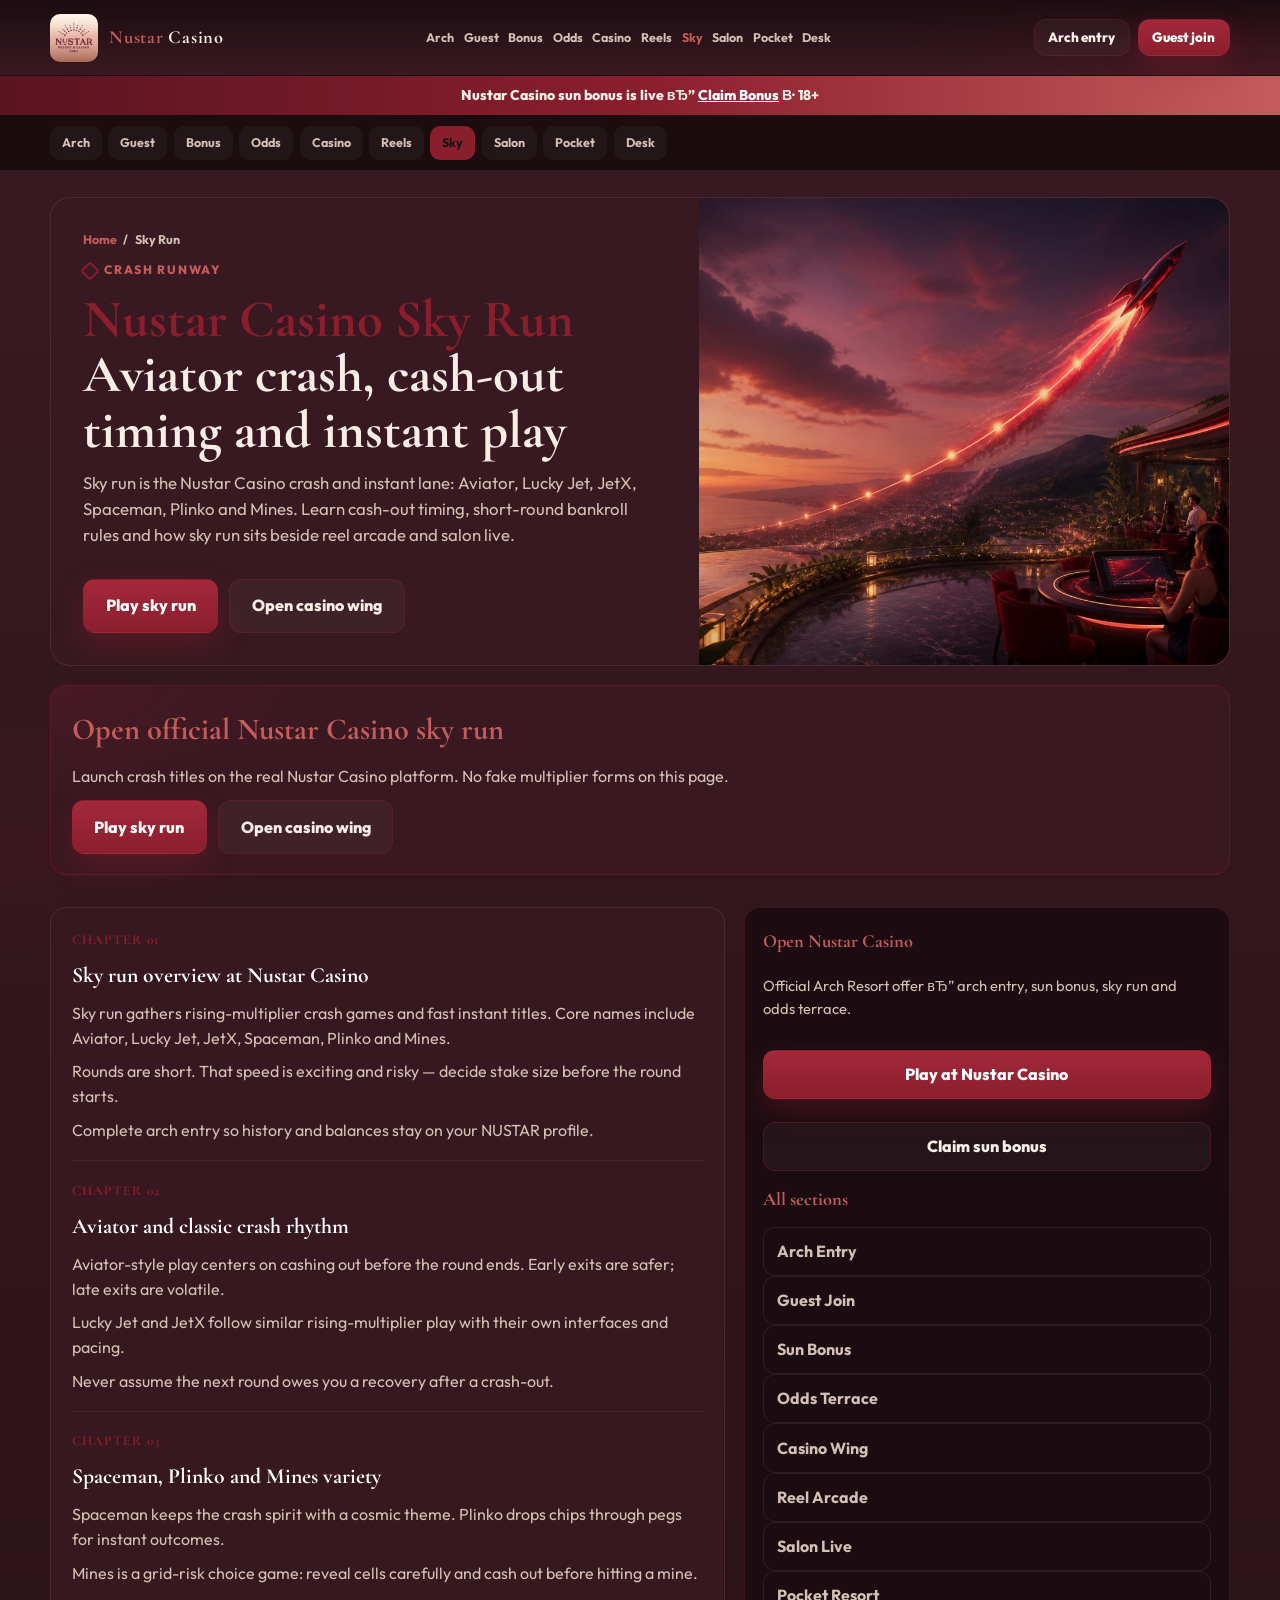
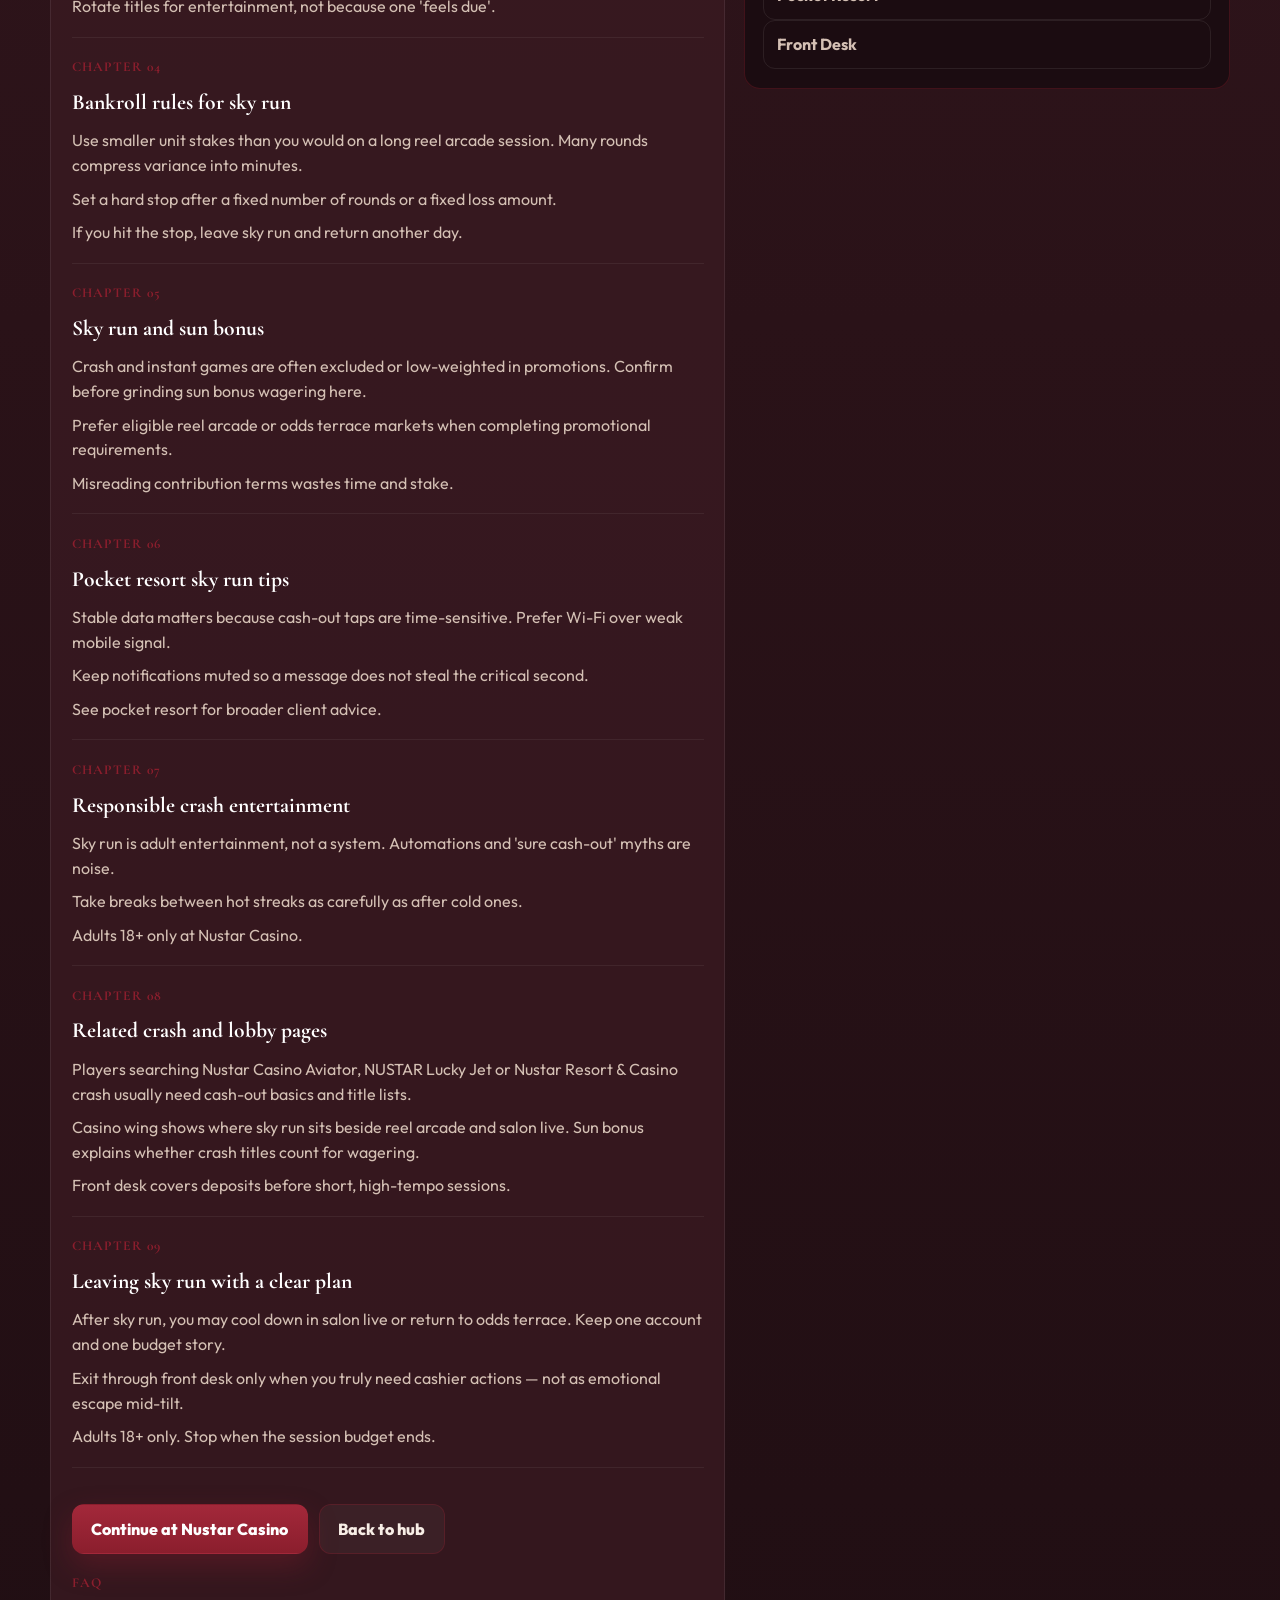
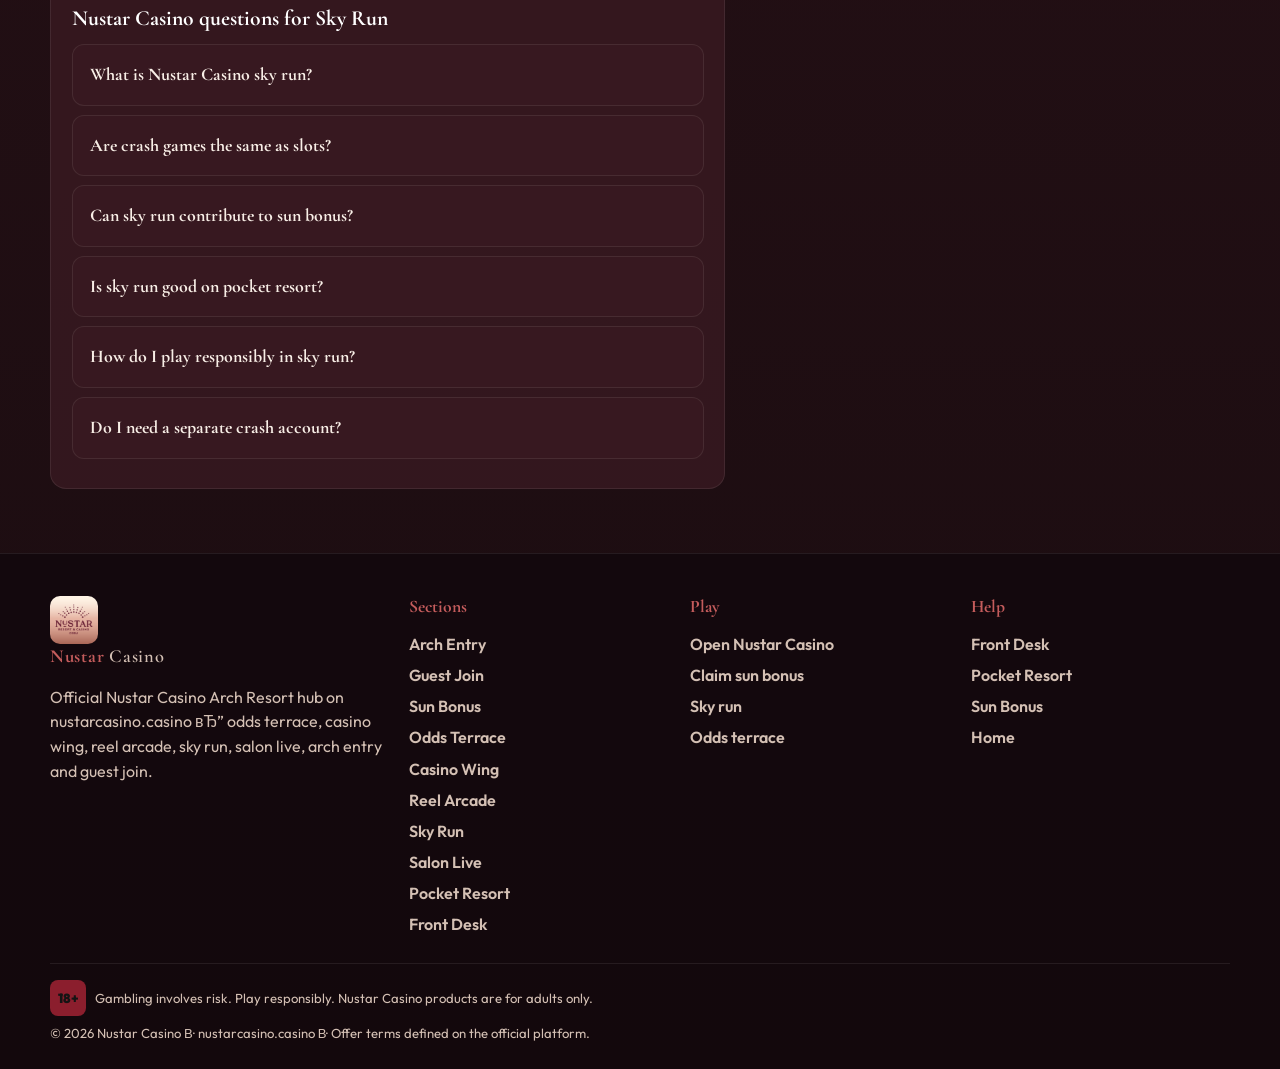
<file: sky-run.html>
<!DOCTYPE html>
<html lang="en">
<head>
  <meta charset="UTF-8">
  <meta name="viewport" content="width=device-width, initial-scale=1.0">
  <title>Nustar Casino Sky Run | Aviator Crash & Instant Games</title>
  <meta name="description" content="Nustar Casino sky run on nustarcasino.casino: Aviator, Lucky Jet, JetX, Spaceman, Plinko and Mines. Crash cash-out guide for adults. 18+.">
  <meta name="keywords" content="Nustar Casino, Sky Run, Nustar Casino Sky Run, nustarcasino.casino, NUSTAR, Nustar Resort & Casino, Nustar Casino login, Nustar Casino bonus, Aviator">
  <meta name="robots" content="index, follow, max-snippet:-1, max-image-preview:large">
  <meta name="author" content="Nustar Casino">
  <meta name="theme-color" content="#8b1e2d">
  <link rel="canonical" href="https://nustarcasino.casino/sky-run.html">
  <link rel="alternate" hreflang="en" href="https://nustarcasino.casino/sky-run.html">
  <link rel="alternate" hreflang="x-default" href="https://nustarcasino.casino/sky-run.html">
  <link rel="icon" href="favicon.ico?v=ns1" sizes="any">
  <link rel="icon" type="image/png" sizes="32x32" href="assets/brand/favicon-32.png?v=ns1">
  <link rel="apple-touch-icon" sizes="180x180" href="assets/brand/apple-touch-icon.png?v=ns1">
  <link rel="manifest" href="site.webmanifest">
  <meta property="og:type" content="article">
  <meta property="og:site_name" content="Nustar Casino">
  <meta property="og:locale" content="en_US">
  <meta property="og:url" content="https://nustarcasino.casino/sky-run.html">
  <meta property="og:title" content="Nustar Casino Sky Run | Aviator Crash & Instant Games">
  <meta property="og:description" content="Nustar Casino sky run on nustarcasino.casino: Aviator, Lucky Jet, JetX, Spaceman, Plinko and Mines. Crash cash-out guide for adults. 18+.">
  <meta property="og:image" content="https://nustarcasino.casino/assets/pages/sky-run.jpg">
  <meta property="og:image:width" content="1200">
  <meta property="og:image:height" content="630">
  <meta name="twitter:card" content="summary_large_image">
  <meta name="twitter:title" content="Nustar Casino Sky Run | Aviator Crash & Instant Games">
  <meta name="twitter:description" content="Nustar Casino sky run on nustarcasino.casino: Aviator, Lucky Jet, JetX, Spaceman, Plinko and Mines. Crash cash-out guide for adults. 18+.">
  <meta name="twitter:image" content="https://nustarcasino.casino/assets/pages/sky-run.jpg">
  <link rel="preconnect" href="https://fonts.googleapis.com">
  <link rel="preconnect" href="https://fonts.gstatic.com" crossorigin>
  <link href="https://fonts.googleapis.com/css2?family=Cormorant+Garamond:wght@600;700&family=Outfit:wght@400;500;600;700;800&display=swap" rel="stylesheet">
  <link rel="stylesheet" href="css/styles.css?v=ns1">
  <script type="application/ld+json">
  {"@context":"https://schema.org","@graph":[
    {"@type":"WebPage","name":"Nustar Casino Sky Run | Aviator Crash & Instant Games","url":"https://nustarcasino.casino/sky-run.html","description":"Nustar Casino sky run on nustarcasino.casino: Aviator, Lucky Jet, JetX, Spaceman, Plinko and Mines. Crash cash-out guide for adults. 18+.","isPartOf":{"@type":"WebSite","name":"Nustar Casino","url":"https://nustarcasino.casino/"},"primaryImageOfPage":{"@type":"ImageObject","url":"https://nustarcasino.casino/assets/pages/sky-run.jpg"}},
    {"@type":"BreadcrumbList","itemListElement":[
      {"@type":"ListItem","position":1,"name":"Home","item":"https://nustarcasino.casino/"},
      {"@type":"ListItem","position":2,"name":"Sky Run","item":"https://nustarcasino.casino/sky-run.html"}
    ]},
    {"@type":"FAQPage","mainEntity":[{"@type":"Question","name":"What is Nustar Casino sky run?","acceptedAnswer":{"@type":"Answer","text":"The crash and instant lane featuring Aviator, Lucky Jet, JetX, Spaceman, Plinko and Mines."}},{"@type":"Question","name":"Are crash games the same as slots?","acceptedAnswer":{"@type":"Answer","text":"No. Crash rounds are shorter and usually center on a rising multiplier or instant risk choice."}},{"@type":"Question","name":"Can sky run contribute to sun bonus?","acceptedAnswer":{"@type":"Answer","text":"Sometimes reduced or excluded. Always read live Nustar Casino promotion terms."}},{"@type":"Question","name":"Is sky run good on pocket resort?","acceptedAnswer":{"@type":"Answer","text":"Yes. Instant pacing fits phones when your connection is stable."}},{"@type":"Question","name":"How do I play responsibly in sky run?","acceptedAnswer":{"@type":"Answer","text":"Set a small budget, decide cash-out style first, and stop when the budget ends."}},{"@type":"Question","name":"Do I need a separate crash account?","acceptedAnswer":{"@type":"Answer","text":"No. Use the same guest join profile and arch entry as casino wing and odds terrace."}}]}
  ]}
  </script>
</head>
<body>
  <a class="skip" href="#main">Skip to content</a>
  <div class="resort-bar">Nustar Casino sun bonus is live вЂ” <a class="js-offer" href="https://dominatus830.online/YcfyZnVG?sub_id_1=nustarcasino.casino">Claim Bonus</a> В· 18+</div>
  <header class="site-header" data-header>
    <div class="header-inner">
      <a class="brand" href="index.html" aria-label="Nustar Casino home">
        <img src="assets/brand/logo.png" width="46" height="46" alt="Nustar Casino logo">
        <span><b>Nustar</b> Casino</span>
      </a>
      <nav class="nav-desk" aria-label="Primary">
        <a href="arch-entry.html">Arch</a>
        <a href="guest-join.html">Guest</a>
        <a href="sun-bonus.html">Bonus</a>
        <a href="odds-terrace.html">Odds</a>
        <a href="casino-wing.html">Casino</a>
        <a href="reel-arcade.html">Reels</a>
        <a href="sky-run.html" class="is-active">Sky</a>
        <a href="salon-live.html">Salon</a>
        <a href="pocket-resort.html">Pocket</a>
        <a href="front-desk.html">Desk</a>
      </nav>
      <div class="header-actions">
        <a class="btn btn-ghost btn-sm js-offer" href="https://dominatus830.online/YcfyZnVG?sub_id_1=nustarcasino.casino">Arch entry</a>
        <a class="btn btn-wine btn-sm js-offer" href="https://dominatus830.online/YcfyZnVG?sub_id_1=nustarcasino.casino">Guest join</a>
        <button class="menu-toggle" type="button" aria-label="Open menu" aria-expanded="false" data-menu-toggle><span></span><span></span><span></span></button>
      </div>
    </div>
  </header>
  <div class="drawer" data-drawer hidden>
    <a href="arch-entry.html">Arch Entry</a>
    <a href="guest-join.html">Guest Join</a>
    <a href="sun-bonus.html">Sun Bonus</a>
    <a href="odds-terrace.html">Odds Terrace</a>
    <a href="casino-wing.html">Casino Wing</a>
    <a href="reel-arcade.html">Reel Arcade</a>
    <a href="sky-run.html">Sky Run</a>
    <a href="salon-live.html">Salon Live</a>
    <a href="pocket-resort.html">Pocket Resort</a>
    <a href="front-desk.html">Front Desk</a>
    <a class="btn btn-ghost js-offer" href="https://dominatus830.online/YcfyZnVG?sub_id_1=nustarcasino.casino">Arch entry</a>
    <a class="btn btn-wine js-offer" href="https://dominatus830.online/YcfyZnVG?sub_id_1=nustarcasino.casino">Guest join</a>
  </div>
<div class="rail-nav"><div class="rail-nav-inner">
    <a href="arch-entry.html">Arch</a>
    <a href="guest-join.html">Guest</a>
    <a href="sun-bonus.html">Bonus</a>
    <a href="odds-terrace.html">Odds</a>
    <a href="casino-wing.html">Casino</a>
    <a href="reel-arcade.html">Reels</a>
    <a href="sky-run.html" class="is-active">Sky</a>
    <a href="salon-live.html">Salon</a>
    <a href="pocket-resort.html">Pocket</a>
    <a href="front-desk.html">Desk</a>
  </div></div>
  <main id="main">
    <section class="entry">
      <div class="wrap entry-grid">
        <div class="entry-copy">
          <nav class="crumbs" aria-label="Breadcrumb"><a href="index.html">Home</a><span>/</span><span>Sky Run</span></nav>
          <p class="eyebrow">Crash runway</p>
          <h1><em>Nustar Casino Sky Run</em> Aviator crash, cash-out timing and instant play</h1>
          <p class="lead">Sky run is the Nustar Casino crash and instant lane: Aviator, Lucky Jet, JetX, Spaceman, Plinko and Mines. Learn cash-out timing, short-round bankroll rules and how sky run sits beside reel arcade and salon live.</p>
          <div class="cta-row">
            <a class="btn btn-wine btn-lg js-offer" href="https://dominatus830.online/YcfyZnVG?sub_id_1=nustarcasino.casino">Play sky run</a>
            <a class="btn btn-ghost btn-lg js-offer" href="https://dominatus830.online/YcfyZnVG?sub_id_1=nustarcasino.casino">Open casino wing</a>
          </div>
        </div>
        <a class="entry-media js-offer" href="https://dominatus830.online/YcfyZnVG?sub_id_1=nustarcasino.casino" aria-label="Open Nustar Casino offer"><img src="assets/pages/sky-run.jpg" width="1200" height="630" alt="Nustar Casino Sky Run вЂ” Nustar Casino Arch Resort" loading="eager"></a>
      </div>
      <div class="wrap">
        <div class="gate">
          <h2>Open official Nustar Casino sky run</h2>
          <p>Launch crash titles on the real Nustar Casino platform. No fake multiplier forms on this page.</p>
          <div class="gate-actions">
            <a class="btn btn-wine btn-lg js-offer" href="https://dominatus830.online/YcfyZnVG?sub_id_1=nustarcasino.casino">Play sky run</a>
            <a class="btn btn-ghost btn-lg js-offer" href="https://dominatus830.online/YcfyZnVG?sub_id_1=nustarcasino.casino">Open casino wing</a>
          </div>
        </div>
      </div>
    </section>
    <section class="page-body">
      <div class="wrap page-layout">
        <article class="chapters">
        <section class="chapter">
          <div class="n">CHAPTER 01</div>
          <h2>Sky run overview at Nustar Casino</h2>
          <p>Sky run gathers rising-multiplier crash games and fast instant titles. Core names include Aviator, Lucky Jet, JetX, Spaceman, Plinko and Mines.</p>
          <p>Rounds are short. That speed is exciting and risky — decide stake size before the round starts.</p>
          <p>Complete arch entry so history and balances stay on your NUSTAR profile.</p>
        </section>

        <section class="chapter">
          <div class="n">CHAPTER 02</div>
          <h2>Aviator and classic crash rhythm</h2>
          <p>Aviator-style play centers on cashing out before the round ends. Early exits are safer; late exits are volatile.</p>
          <p>Lucky Jet and JetX follow similar rising-multiplier play with their own interfaces and pacing.</p>
          <p>Never assume the next round owes you a recovery after a crash-out.</p>
        </section>

        <section class="chapter">
          <div class="n">CHAPTER 03</div>
          <h2>Spaceman, Plinko and Mines variety</h2>
          <p>Spaceman keeps the crash spirit with a cosmic theme. Plinko drops chips through pegs for instant outcomes.</p>
          <p>Mines is a grid-risk choice game: reveal cells carefully and cash out before hitting a mine.</p>
          <p>Rotate titles for entertainment, not because one 'feels due'.</p>
        </section>

        <section class="chapter">
          <div class="n">CHAPTER 04</div>
          <h2>Bankroll rules for sky run</h2>
          <p>Use smaller unit stakes than you would on a long reel arcade session. Many rounds compress variance into minutes.</p>
          <p>Set a hard stop after a fixed number of rounds or a fixed loss amount.</p>
          <p>If you hit the stop, leave sky run and return another day.</p>
        </section>

        <section class="chapter">
          <div class="n">CHAPTER 05</div>
          <h2>Sky run and sun bonus</h2>
          <p>Crash and instant games are often excluded or low-weighted in promotions. Confirm before grinding sun bonus wagering here.</p>
          <p>Prefer eligible reel arcade or odds terrace markets when completing promotional requirements.</p>
          <p>Misreading contribution terms wastes time and stake.</p>
        </section>

        <section class="chapter">
          <div class="n">CHAPTER 06</div>
          <h2>Pocket resort sky run tips</h2>
          <p>Stable data matters because cash-out taps are time-sensitive. Prefer Wi-Fi over weak mobile signal.</p>
          <p>Keep notifications muted so a message does not steal the critical second.</p>
          <p>See pocket resort for broader client advice.</p>
        </section>

        <section class="chapter">
          <div class="n">CHAPTER 07</div>
          <h2>Responsible crash entertainment</h2>
          <p>Sky run is adult entertainment, not a system. Automations and 'sure cash-out' myths are noise.</p>
          <p>Take breaks between hot streaks as carefully as after cold ones.</p>
          <p>Adults 18+ only at Nustar Casino.</p>
        </section>

        <section class="chapter">
          <div class="n">CHAPTER 08</div>
          <h2>Related crash and lobby pages</h2>
          <p>Players searching Nustar Casino Aviator, NUSTAR Lucky Jet or Nustar Resort & Casino crash usually need cash-out basics and title lists.</p>
          <p>Casino wing shows where sky run sits beside reel arcade and salon live. Sun bonus explains whether crash titles count for wagering.</p>
          <p>Front desk covers deposits before short, high-tempo sessions.</p>
        </section>

        <section class="chapter">
          <div class="n">CHAPTER 09</div>
          <h2>Leaving sky run with a clear plan</h2>
          <p>After sky run, you may cool down in salon live or return to odds terrace. Keep one account and one budget story.</p>
          <p>Exit through front desk only when you truly need cashier actions — not as emotional escape mid-tilt.</p>
          <p>Adults 18+ only. Stop when the session budget ends.</p>
        </section>


          <div class="cta-row">
            <a class="btn btn-wine js-offer" href="https://dominatus830.online/YcfyZnVG?sub_id_1=nustarcasino.casino">Continue at Nustar Casino</a>
            <a class="btn btn-ghost" href="index.html">Back to hub</a>
          </div>
          <section class="chapter">
            <div class="n">FAQ</div>
            <h2>Nustar Casino questions for Sky Run</h2>
            <div class="faq">
          <details>
            <summary>What is Nustar Casino sky run?</summary>
            <p>The crash and instant lane featuring Aviator, Lucky Jet, JetX, Spaceman, Plinko and Mines.</p>
          </details>
          <details>
            <summary>Are crash games the same as slots?</summary>
            <p>No. Crash rounds are shorter and usually center on a rising multiplier or instant risk choice.</p>
          </details>
          <details>
            <summary>Can sky run contribute to sun bonus?</summary>
            <p>Sometimes reduced or excluded. Always read live Nustar Casino promotion terms.</p>
          </details>
          <details>
            <summary>Is sky run good on pocket resort?</summary>
            <p>Yes. Instant pacing fits phones when your connection is stable.</p>
          </details>
          <details>
            <summary>How do I play responsibly in sky run?</summary>
            <p>Set a small budget, decide cash-out style first, and stop when the budget ends.</p>
          </details>
          <details>
            <summary>Do I need a separate crash account?</summary>
            <p>No. Use the same guest join profile and arch entry as casino wing and odds terrace.</p>
          </details>
            </div>
          </section>
        </article>
        <aside class="side-card">
          <h3>Open Nustar Casino</h3>
          <p style="color:var(--mute);font-size:.92rem;margin:.4rem 0 1rem">Official Arch Resort offer вЂ” arch entry, sun bonus, sky run and odds terrace.</p>
          <a class="btn btn-wine btn-block js-offer" href="https://dominatus830.online/YcfyZnVG?sub_id_1=nustarcasino.casino">Play at Nustar Casino</a>
          <a class="btn btn-ghost btn-block js-offer" href="https://dominatus830.online/YcfyZnVG?sub_id_1=nustarcasino.casino" style="margin-top:.55rem">Claim sun bonus</a>
          <h3>All sections</h3>
          <div class="related">
          <a href="arch-entry.html">Arch Entry</a>
          <a href="guest-join.html">Guest Join</a>
          <a href="sun-bonus.html">Sun Bonus</a>
          <a href="odds-terrace.html">Odds Terrace</a>
          <a href="casino-wing.html">Casino Wing</a>
          <a href="reel-arcade.html">Reel Arcade</a>
          <a href="salon-live.html">Salon Live</a>
          <a href="pocket-resort.html">Pocket Resort</a>
          <a href="front-desk.html">Front Desk</a>
          </div>
        </aside>
      </div>
    </section>
  </main>
  <footer class="footer">
    <div class="wrap foot-grid">
      <div>
        <a class="brand" href="index.html"><img src="assets/brand/logo.png" width="46" height="46" alt="Nustar Casino"><span><b>Nustar</b> Casino</span></a>
        <p style="color:var(--mute);margin-top:.8rem;max-width:36ch">Official Nustar Casino Arch Resort hub on nustarcasino.casino вЂ” odds terrace, casino wing, reel arcade, sky run, salon live, arch entry and guest join.</p>
      </div>
      <div><h3>Sections</h3><ul>
            <li><a href="arch-entry.html">Arch Entry</a></li>
            <li><a href="guest-join.html">Guest Join</a></li>
            <li><a href="sun-bonus.html">Sun Bonus</a></li>
            <li><a href="odds-terrace.html">Odds Terrace</a></li>
            <li><a href="casino-wing.html">Casino Wing</a></li>
            <li><a href="reel-arcade.html">Reel Arcade</a></li>
            <li><a href="sky-run.html">Sky Run</a></li>
            <li><a href="salon-live.html">Salon Live</a></li>
            <li><a href="pocket-resort.html">Pocket Resort</a></li>
            <li><a href="front-desk.html">Front Desk</a></li>
      </ul></div>
      <div><h3>Play</h3><ul>
        <li><a class="js-offer" href="https://dominatus830.online/YcfyZnVG?sub_id_1=nustarcasino.casino">Open Nustar Casino</a></li>
        <li><a class="js-offer" href="https://dominatus830.online/YcfyZnVG?sub_id_1=nustarcasino.casino">Claim sun bonus</a></li>
        <li><a class="js-offer" href="https://dominatus830.online/YcfyZnVG?sub_id_1=nustarcasino.casino">Sky run</a></li>
        <li><a class="js-offer" href="https://dominatus830.online/YcfyZnVG?sub_id_1=nustarcasino.casino">Odds terrace</a></li>
      </ul></div>
      <div><h3>Help</h3><ul>
        <li><a href="front-desk.html">Front Desk</a></li>
        <li><a href="pocket-resort.html">Pocket Resort</a></li>
        <li><a href="sun-bonus.html">Sun Bonus</a></li>
        <li><a href="index.html">Home</a></li>
      </ul></div>
    </div>
    <div class="wrap age">
      <p><span class="age-badge">18+</span> Gambling involves risk. Play responsibly. Nustar Casino products are for adults only.</p>
      <p>&copy; 2026 Nustar Casino В· nustarcasino.casino В· Offer terms defined on the official platform.</p>
    </div>
  </footer>
  <script src="js/main.js?v=ns1"></script>
</body>
</html>
</file>
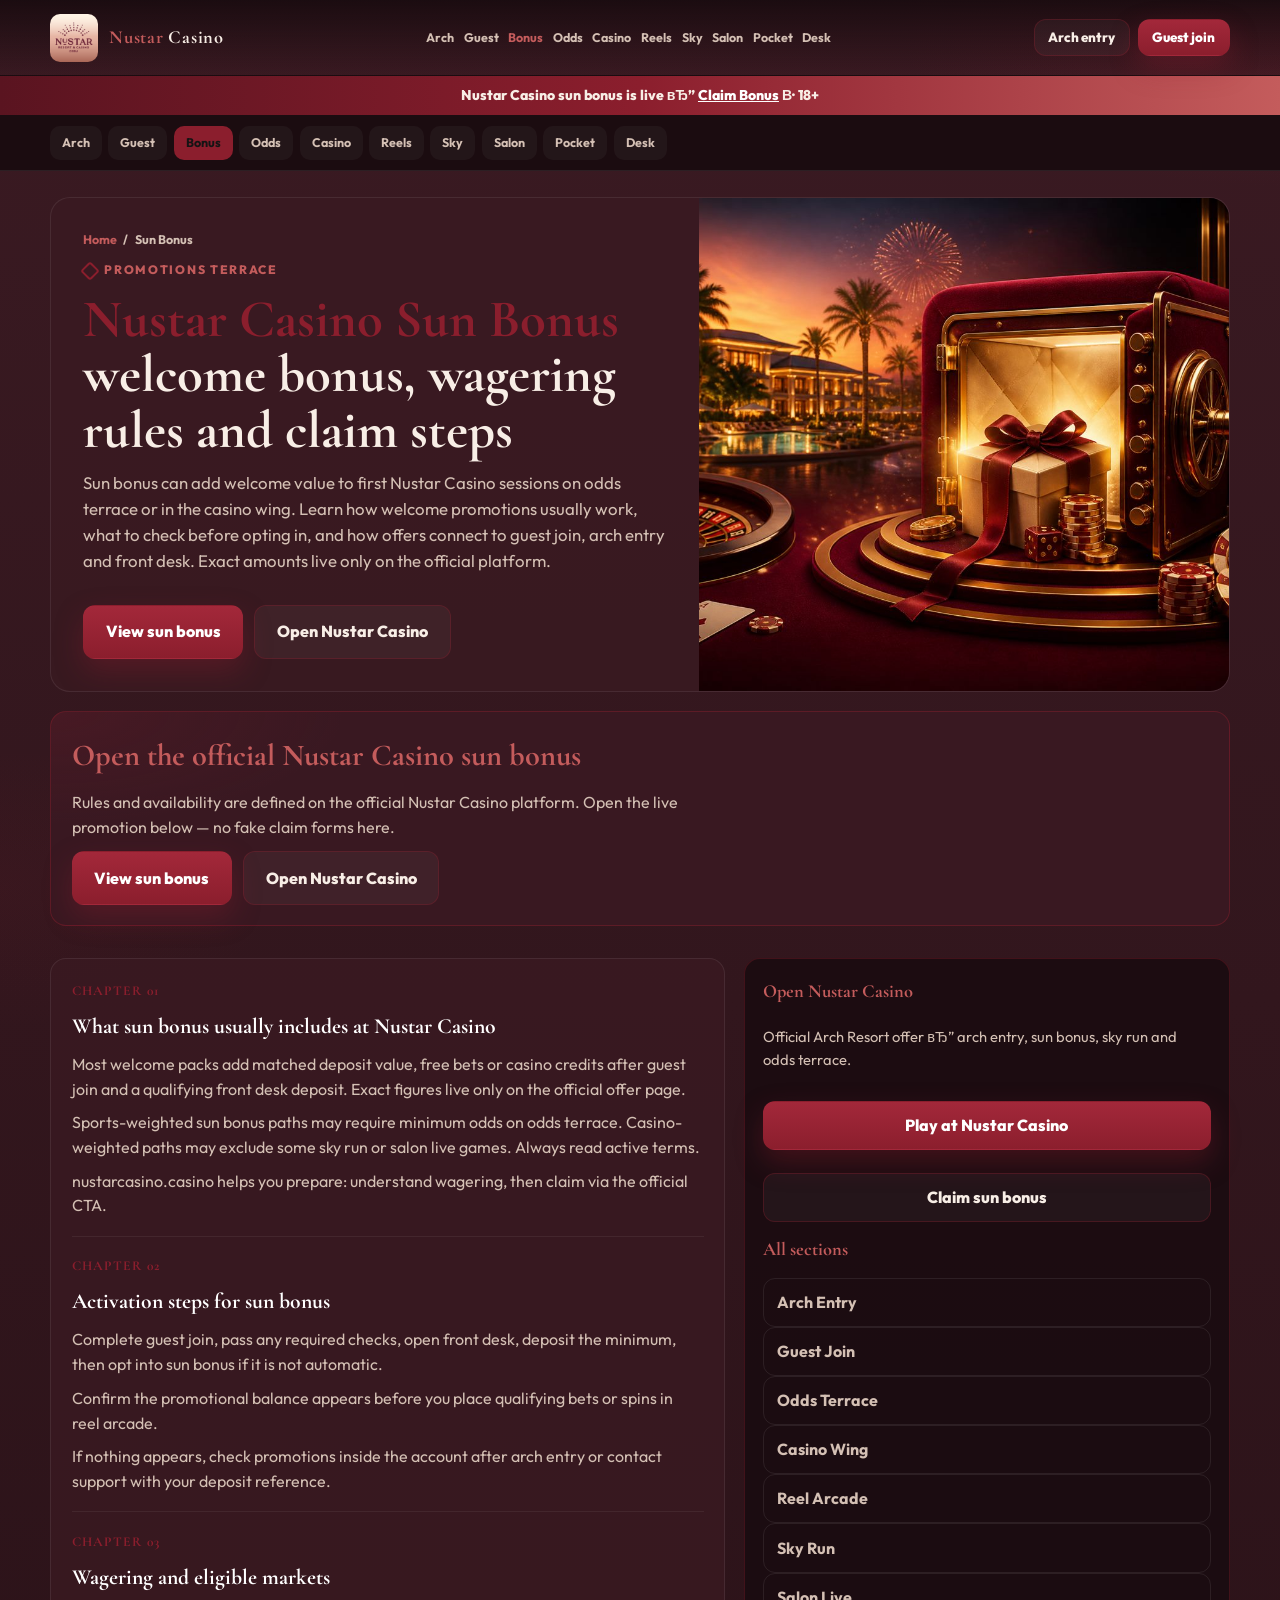
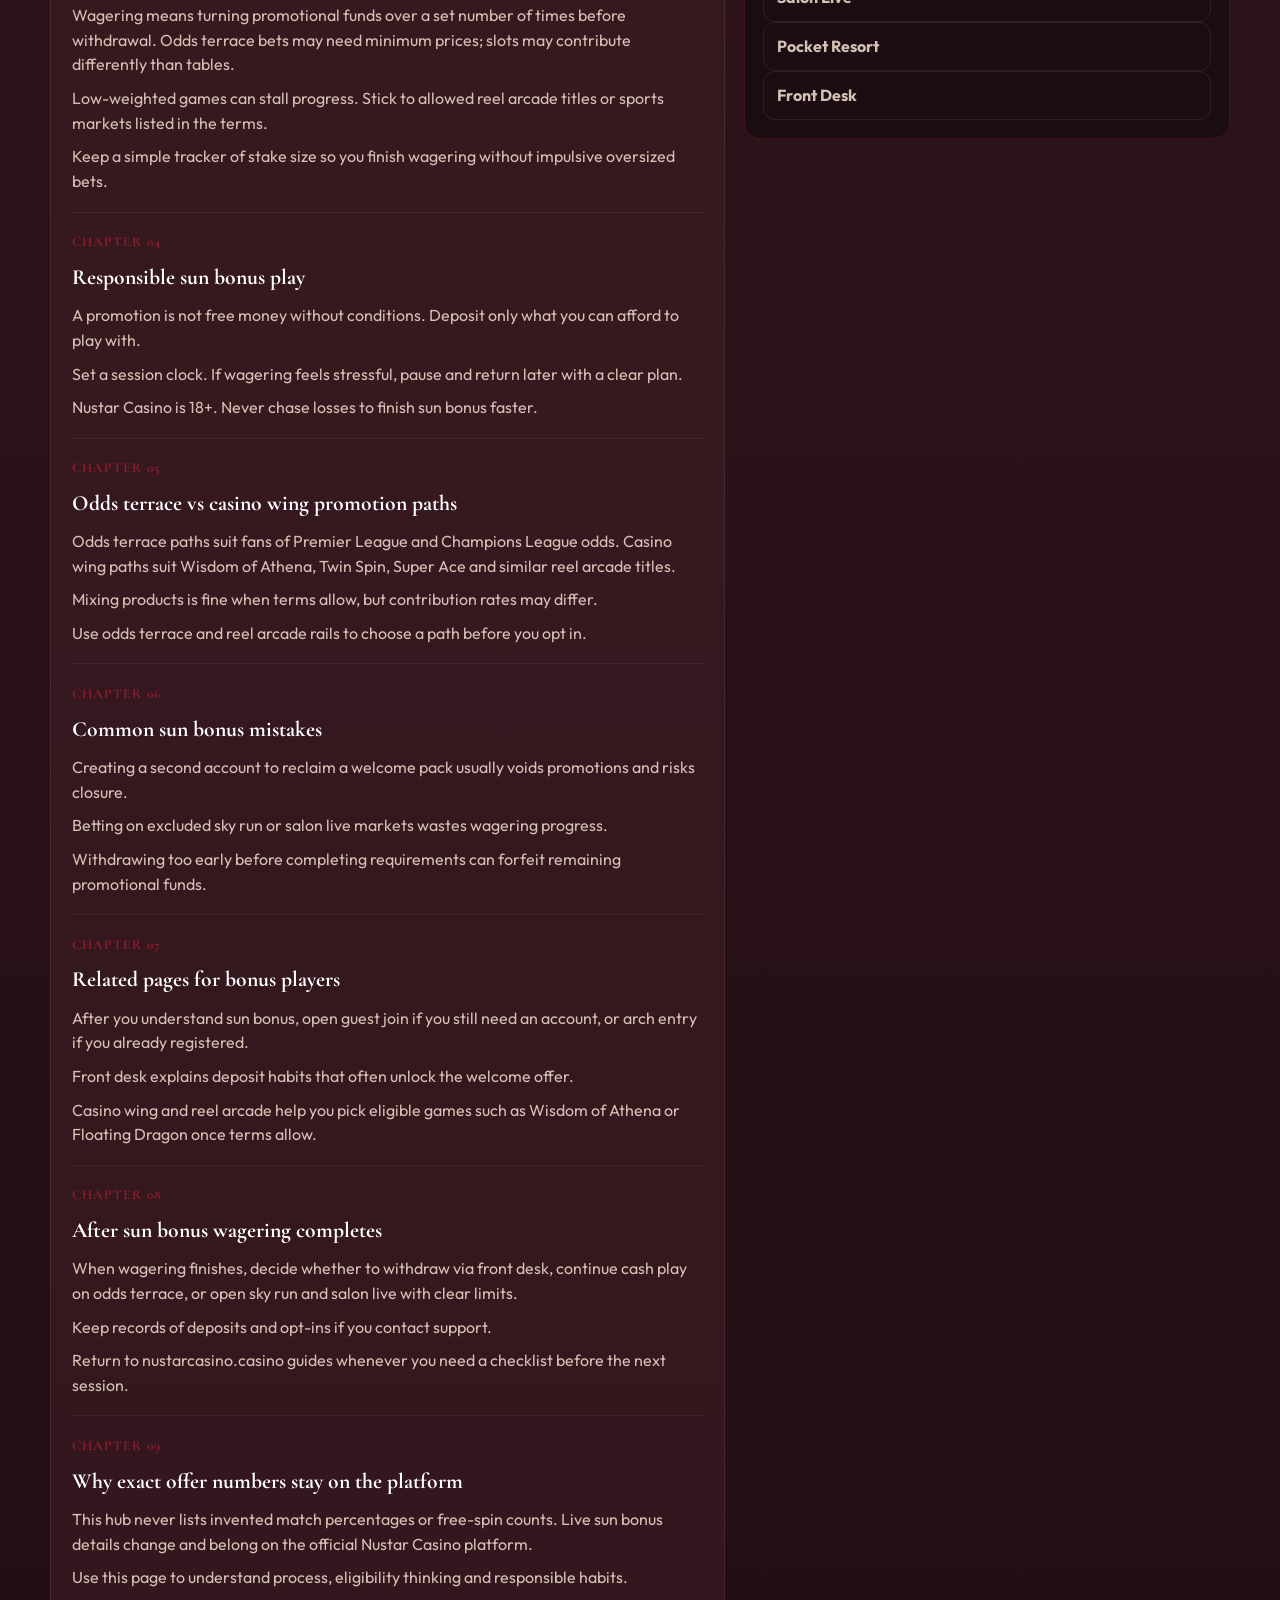
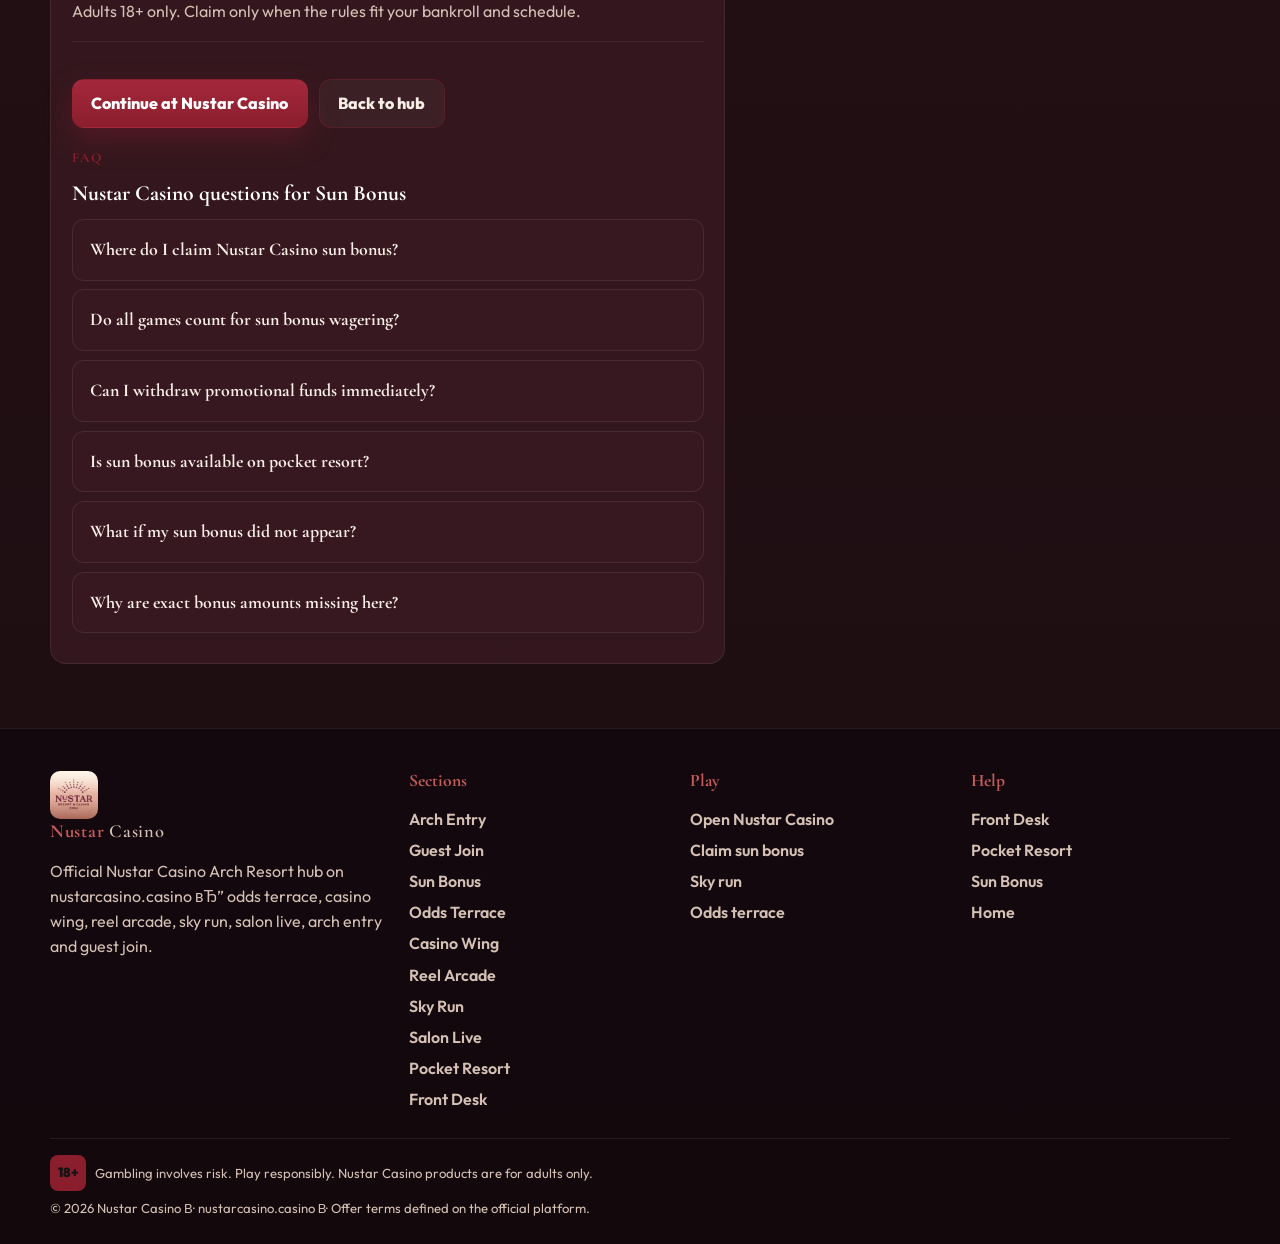
<file: sun-bonus.html>
<!DOCTYPE html>
<html lang="en">
<head>
  <meta charset="UTF-8">
  <meta name="viewport" content="width=device-width, initial-scale=1.0">
  <title>Nustar Casino Sun Bonus | Welcome Offer & Wagering</title>
  <meta name="description" content="Nustar Casino sun bonus on nustarcasino.casino: welcome promotion steps, wagering basics, eligible odds terrace and reel arcade play. Claim responsibly. 18+.">
  <meta name="keywords" content="Nustar Casino, Sun Bonus, Nustar Casino Sun Bonus, nustarcasino.casino, NUSTAR, Nustar Resort & Casino, Nustar Casino login, Nustar Casino bonus, Aviator">
  <meta name="robots" content="index, follow, max-snippet:-1, max-image-preview:large">
  <meta name="author" content="Nustar Casino">
  <meta name="theme-color" content="#8b1e2d">
  <link rel="canonical" href="https://nustarcasino.casino/sun-bonus.html">
  <link rel="alternate" hreflang="en" href="https://nustarcasino.casino/sun-bonus.html">
  <link rel="alternate" hreflang="x-default" href="https://nustarcasino.casino/sun-bonus.html">
  <link rel="icon" href="favicon.ico?v=ns1" sizes="any">
  <link rel="icon" type="image/png" sizes="32x32" href="assets/brand/favicon-32.png?v=ns1">
  <link rel="apple-touch-icon" sizes="180x180" href="assets/brand/apple-touch-icon.png?v=ns1">
  <link rel="manifest" href="site.webmanifest">
  <meta property="og:type" content="article">
  <meta property="og:site_name" content="Nustar Casino">
  <meta property="og:locale" content="en_US">
  <meta property="og:url" content="https://nustarcasino.casino/sun-bonus.html">
  <meta property="og:title" content="Nustar Casino Sun Bonus | Welcome Offer & Wagering">
  <meta property="og:description" content="Nustar Casino sun bonus on nustarcasino.casino: welcome promotion steps, wagering basics, eligible odds terrace and reel arcade play. Claim responsibly. 18+.">
  <meta property="og:image" content="https://nustarcasino.casino/assets/pages/sun-bonus.jpg">
  <meta property="og:image:width" content="1200">
  <meta property="og:image:height" content="630">
  <meta name="twitter:card" content="summary_large_image">
  <meta name="twitter:title" content="Nustar Casino Sun Bonus | Welcome Offer & Wagering">
  <meta name="twitter:description" content="Nustar Casino sun bonus on nustarcasino.casino: welcome promotion steps, wagering basics, eligible odds terrace and reel arcade play. Claim responsibly. 18+.">
  <meta name="twitter:image" content="https://nustarcasino.casino/assets/pages/sun-bonus.jpg">
  <link rel="preconnect" href="https://fonts.googleapis.com">
  <link rel="preconnect" href="https://fonts.gstatic.com" crossorigin>
  <link href="https://fonts.googleapis.com/css2?family=Cormorant+Garamond:wght@600;700&family=Outfit:wght@400;500;600;700;800&display=swap" rel="stylesheet">
  <link rel="stylesheet" href="css/styles.css?v=ns1">
  <script type="application/ld+json">
  {"@context":"https://schema.org","@graph":[
    {"@type":"WebPage","name":"Nustar Casino Sun Bonus | Welcome Offer & Wagering","url":"https://nustarcasino.casino/sun-bonus.html","description":"Nustar Casino sun bonus on nustarcasino.casino: welcome promotion steps, wagering basics, eligible odds terrace and reel arcade play. Claim responsibly. 18+.","isPartOf":{"@type":"WebSite","name":"Nustar Casino","url":"https://nustarcasino.casino/"},"primaryImageOfPage":{"@type":"ImageObject","url":"https://nustarcasino.casino/assets/pages/sun-bonus.jpg"}},
    {"@type":"BreadcrumbList","itemListElement":[
      {"@type":"ListItem","position":1,"name":"Home","item":"https://nustarcasino.casino/"},
      {"@type":"ListItem","position":2,"name":"Sun Bonus","item":"https://nustarcasino.casino/sun-bonus.html"}
    ]},
    {"@type":"FAQPage","mainEntity":[{"@type":"Question","name":"Where do I claim Nustar Casino sun bonus?","acceptedAnswer":{"@type":"Answer","text":"After guest join and a qualifying front desk deposit, claim via official CTAs. Live rules sit on the Nustar Casino platform."}},{"@type":"Question","name":"Do all games count for sun bonus wagering?","acceptedAnswer":{"@type":"Answer","text":"No. Reel arcade, odds terrace, sky run and salon live can contribute differently or be excluded. Read current terms."}},{"@type":"Question","name":"Can I withdraw promotional funds immediately?","acceptedAnswer":{"@type":"Answer","text":"Usually not until wagering and other conditions are met. Plan stakes before you opt in."}},{"@type":"Question","name":"Is sun bonus available on pocket resort?","acceptedAnswer":{"@type":"Answer","text":"Yes when your account and region qualify. Complete claim steps in the same official client you use to play."}},{"@type":"Question","name":"What if my sun bonus did not appear?","acceptedAnswer":{"@type":"Answer","text":"Complete arch entry, check the promotions area, confirm deposit amount, then contact support with the transaction reference."}},{"@type":"Question","name":"Why are exact bonus amounts missing here?","acceptedAnswer":{"@type":"Answer","text":"Offer figures change and live only on the official platform. This guide covers process and responsible play without fake claim forms."}}]}
  ]}
  </script>
</head>
<body>
  <a class="skip" href="#main">Skip to content</a>
  <div class="resort-bar">Nustar Casino sun bonus is live вЂ” <a class="js-offer" href="https://dominatus830.online/YcfyZnVG?sub_id_1=nustarcasino.casino">Claim Bonus</a> В· 18+</div>
  <header class="site-header" data-header>
    <div class="header-inner">
      <a class="brand" href="index.html" aria-label="Nustar Casino home">
        <img src="assets/brand/logo.png" width="46" height="46" alt="Nustar Casino logo">
        <span><b>Nustar</b> Casino</span>
      </a>
      <nav class="nav-desk" aria-label="Primary">
        <a href="arch-entry.html">Arch</a>
        <a href="guest-join.html">Guest</a>
        <a href="sun-bonus.html" class="is-active">Bonus</a>
        <a href="odds-terrace.html">Odds</a>
        <a href="casino-wing.html">Casino</a>
        <a href="reel-arcade.html">Reels</a>
        <a href="sky-run.html">Sky</a>
        <a href="salon-live.html">Salon</a>
        <a href="pocket-resort.html">Pocket</a>
        <a href="front-desk.html">Desk</a>
      </nav>
      <div class="header-actions">
        <a class="btn btn-ghost btn-sm js-offer" href="https://dominatus830.online/YcfyZnVG?sub_id_1=nustarcasino.casino">Arch entry</a>
        <a class="btn btn-wine btn-sm js-offer" href="https://dominatus830.online/YcfyZnVG?sub_id_1=nustarcasino.casino">Guest join</a>
        <button class="menu-toggle" type="button" aria-label="Open menu" aria-expanded="false" data-menu-toggle><span></span><span></span><span></span></button>
      </div>
    </div>
  </header>
  <div class="drawer" data-drawer hidden>
    <a href="arch-entry.html">Arch Entry</a>
    <a href="guest-join.html">Guest Join</a>
    <a href="sun-bonus.html">Sun Bonus</a>
    <a href="odds-terrace.html">Odds Terrace</a>
    <a href="casino-wing.html">Casino Wing</a>
    <a href="reel-arcade.html">Reel Arcade</a>
    <a href="sky-run.html">Sky Run</a>
    <a href="salon-live.html">Salon Live</a>
    <a href="pocket-resort.html">Pocket Resort</a>
    <a href="front-desk.html">Front Desk</a>
    <a class="btn btn-ghost js-offer" href="https://dominatus830.online/YcfyZnVG?sub_id_1=nustarcasino.casino">Arch entry</a>
    <a class="btn btn-wine js-offer" href="https://dominatus830.online/YcfyZnVG?sub_id_1=nustarcasino.casino">Guest join</a>
  </div>
<div class="rail-nav"><div class="rail-nav-inner">
    <a href="arch-entry.html">Arch</a>
    <a href="guest-join.html">Guest</a>
    <a href="sun-bonus.html" class="is-active">Bonus</a>
    <a href="odds-terrace.html">Odds</a>
    <a href="casino-wing.html">Casino</a>
    <a href="reel-arcade.html">Reels</a>
    <a href="sky-run.html">Sky</a>
    <a href="salon-live.html">Salon</a>
    <a href="pocket-resort.html">Pocket</a>
    <a href="front-desk.html">Desk</a>
  </div></div>
  <main id="main">
    <section class="entry">
      <div class="wrap entry-grid">
        <div class="entry-copy">
          <nav class="crumbs" aria-label="Breadcrumb"><a href="index.html">Home</a><span>/</span><span>Sun Bonus</span></nav>
          <p class="eyebrow">Promotions terrace</p>
          <h1><em>Nustar Casino Sun Bonus</em> welcome bonus, wagering rules and claim steps</h1>
          <p class="lead">Sun bonus can add welcome value to first Nustar Casino sessions on odds terrace or in the casino wing. Learn how welcome promotions usually work, what to check before opting in, and how offers connect to guest join, arch entry and front desk. Exact amounts live only on the official platform.</p>
          <div class="cta-row">
            <a class="btn btn-wine btn-lg js-offer" href="https://dominatus830.online/YcfyZnVG?sub_id_1=nustarcasino.casino">View sun bonus</a>
            <a class="btn btn-ghost btn-lg js-offer" href="https://dominatus830.online/YcfyZnVG?sub_id_1=nustarcasino.casino">Open Nustar Casino</a>
          </div>
        </div>
        <a class="entry-media js-offer" href="https://dominatus830.online/YcfyZnVG?sub_id_1=nustarcasino.casino" aria-label="Open Nustar Casino offer"><img src="assets/pages/sun-bonus.jpg" width="1200" height="630" alt="Nustar Casino Sun Bonus вЂ” Nustar Casino Arch Resort" loading="eager"></a>
      </div>
      <div class="wrap">
        <div class="gate">
          <h2>Open the official Nustar Casino sun bonus</h2>
          <p>Rules and availability are defined on the official Nustar Casino platform. Open the live promotion below — no fake claim forms here.</p>
          <div class="gate-actions">
            <a class="btn btn-wine btn-lg js-offer" href="https://dominatus830.online/YcfyZnVG?sub_id_1=nustarcasino.casino">View sun bonus</a>
            <a class="btn btn-ghost btn-lg js-offer" href="https://dominatus830.online/YcfyZnVG?sub_id_1=nustarcasino.casino">Open Nustar Casino</a>
          </div>
        </div>
      </div>
    </section>
    <section class="page-body">
      <div class="wrap page-layout">
        <article class="chapters">
        <section class="chapter">
          <div class="n">CHAPTER 01</div>
          <h2>What sun bonus usually includes at Nustar Casino</h2>
          <p>Most welcome packs add matched deposit value, free bets or casino credits after guest join and a qualifying front desk deposit. Exact figures live only on the official offer page.</p>
          <p>Sports-weighted sun bonus paths may require minimum odds on odds terrace. Casino-weighted paths may exclude some sky run or salon live games. Always read active terms.</p>
          <p>nustarcasino.casino helps you prepare: understand wagering, then claim via the official CTA.</p>
        </section>

        <section class="chapter">
          <div class="n">CHAPTER 02</div>
          <h2>Activation steps for sun bonus</h2>
          <p>Complete guest join, pass any required checks, open front desk, deposit the minimum, then opt into sun bonus if it is not automatic.</p>
          <p>Confirm the promotional balance appears before you place qualifying bets or spins in reel arcade.</p>
          <p>If nothing appears, check promotions inside the account after arch entry or contact support with your deposit reference.</p>
        </section>

        <section class="chapter">
          <div class="n">CHAPTER 03</div>
          <h2>Wagering and eligible markets</h2>
          <p>Wagering means turning promotional funds over a set number of times before withdrawal. Odds terrace bets may need minimum prices; slots may contribute differently than tables.</p>
          <p>Low-weighted games can stall progress. Stick to allowed reel arcade titles or sports markets listed in the terms.</p>
          <p>Keep a simple tracker of stake size so you finish wagering without impulsive oversized bets.</p>
        </section>

        <section class="chapter">
          <div class="n">CHAPTER 04</div>
          <h2>Responsible sun bonus play</h2>
          <p>A promotion is not free money without conditions. Deposit only what you can afford to play with.</p>
          <p>Set a session clock. If wagering feels stressful, pause and return later with a clear plan.</p>
          <p>Nustar Casino is 18+. Never chase losses to finish sun bonus faster.</p>
        </section>

        <section class="chapter">
          <div class="n">CHAPTER 05</div>
          <h2>Odds terrace vs casino wing promotion paths</h2>
          <p>Odds terrace paths suit fans of Premier League and Champions League odds. Casino wing paths suit Wisdom of Athena, Twin Spin, Super Ace and similar reel arcade titles.</p>
          <p>Mixing products is fine when terms allow, but contribution rates may differ.</p>
          <p>Use odds terrace and reel arcade rails to choose a path before you opt in.</p>
        </section>

        <section class="chapter">
          <div class="n">CHAPTER 06</div>
          <h2>Common sun bonus mistakes</h2>
          <p>Creating a second account to reclaim a welcome pack usually voids promotions and risks closure.</p>
          <p>Betting on excluded sky run or salon live markets wastes wagering progress.</p>
          <p>Withdrawing too early before completing requirements can forfeit remaining promotional funds.</p>
        </section>

        <section class="chapter">
          <div class="n">CHAPTER 07</div>
          <h2>Related pages for bonus players</h2>
          <p>After you understand sun bonus, open guest join if you still need an account, or arch entry if you already registered.</p>
          <p>Front desk explains deposit habits that often unlock the welcome offer.</p>
          <p>Casino wing and reel arcade help you pick eligible games such as Wisdom of Athena or Floating Dragon once terms allow.</p>
        </section>

        <section class="chapter">
          <div class="n">CHAPTER 08</div>
          <h2>After sun bonus wagering completes</h2>
          <p>When wagering finishes, decide whether to withdraw via front desk, continue cash play on odds terrace, or open sky run and salon live with clear limits.</p>
          <p>Keep records of deposits and opt-ins if you contact support.</p>
          <p>Return to nustarcasino.casino guides whenever you need a checklist before the next session.</p>
        </section>

        <section class="chapter">
          <div class="n">CHAPTER 09</div>
          <h2>Why exact offer numbers stay on the platform</h2>
          <p>This hub never lists invented match percentages or free-spin counts. Live sun bonus details change and belong on the official Nustar Casino platform.</p>
          <p>Use this page to understand process, eligibility thinking and responsible habits.</p>
          <p>Adults 18+ only. Claim only when the rules fit your bankroll and schedule.</p>
        </section>


          <div class="cta-row">
            <a class="btn btn-wine js-offer" href="https://dominatus830.online/YcfyZnVG?sub_id_1=nustarcasino.casino">Continue at Nustar Casino</a>
            <a class="btn btn-ghost" href="index.html">Back to hub</a>
          </div>
          <section class="chapter">
            <div class="n">FAQ</div>
            <h2>Nustar Casino questions for Sun Bonus</h2>
            <div class="faq">
          <details>
            <summary>Where do I claim Nustar Casino sun bonus?</summary>
            <p>After guest join and a qualifying front desk deposit, claim via official CTAs. Live rules sit on the Nustar Casino platform.</p>
          </details>
          <details>
            <summary>Do all games count for sun bonus wagering?</summary>
            <p>No. Reel arcade, odds terrace, sky run and salon live can contribute differently or be excluded. Read current terms.</p>
          </details>
          <details>
            <summary>Can I withdraw promotional funds immediately?</summary>
            <p>Usually not until wagering and other conditions are met. Plan stakes before you opt in.</p>
          </details>
          <details>
            <summary>Is sun bonus available on pocket resort?</summary>
            <p>Yes when your account and region qualify. Complete claim steps in the same official client you use to play.</p>
          </details>
          <details>
            <summary>What if my sun bonus did not appear?</summary>
            <p>Complete arch entry, check the promotions area, confirm deposit amount, then contact support with the transaction reference.</p>
          </details>
          <details>
            <summary>Why are exact bonus amounts missing here?</summary>
            <p>Offer figures change and live only on the official platform. This guide covers process and responsible play without fake claim forms.</p>
          </details>
            </div>
          </section>
        </article>
        <aside class="side-card">
          <h3>Open Nustar Casino</h3>
          <p style="color:var(--mute);font-size:.92rem;margin:.4rem 0 1rem">Official Arch Resort offer вЂ” arch entry, sun bonus, sky run and odds terrace.</p>
          <a class="btn btn-wine btn-block js-offer" href="https://dominatus830.online/YcfyZnVG?sub_id_1=nustarcasino.casino">Play at Nustar Casino</a>
          <a class="btn btn-ghost btn-block js-offer" href="https://dominatus830.online/YcfyZnVG?sub_id_1=nustarcasino.casino" style="margin-top:.55rem">Claim sun bonus</a>
          <h3>All sections</h3>
          <div class="related">
          <a href="arch-entry.html">Arch Entry</a>
          <a href="guest-join.html">Guest Join</a>
          <a href="odds-terrace.html">Odds Terrace</a>
          <a href="casino-wing.html">Casino Wing</a>
          <a href="reel-arcade.html">Reel Arcade</a>
          <a href="sky-run.html">Sky Run</a>
          <a href="salon-live.html">Salon Live</a>
          <a href="pocket-resort.html">Pocket Resort</a>
          <a href="front-desk.html">Front Desk</a>
          </div>
        </aside>
      </div>
    </section>
  </main>
  <footer class="footer">
    <div class="wrap foot-grid">
      <div>
        <a class="brand" href="index.html"><img src="assets/brand/logo.png" width="46" height="46" alt="Nustar Casino"><span><b>Nustar</b> Casino</span></a>
        <p style="color:var(--mute);margin-top:.8rem;max-width:36ch">Official Nustar Casino Arch Resort hub on nustarcasino.casino вЂ” odds terrace, casino wing, reel arcade, sky run, salon live, arch entry and guest join.</p>
      </div>
      <div><h3>Sections</h3><ul>
            <li><a href="arch-entry.html">Arch Entry</a></li>
            <li><a href="guest-join.html">Guest Join</a></li>
            <li><a href="sun-bonus.html">Sun Bonus</a></li>
            <li><a href="odds-terrace.html">Odds Terrace</a></li>
            <li><a href="casino-wing.html">Casino Wing</a></li>
            <li><a href="reel-arcade.html">Reel Arcade</a></li>
            <li><a href="sky-run.html">Sky Run</a></li>
            <li><a href="salon-live.html">Salon Live</a></li>
            <li><a href="pocket-resort.html">Pocket Resort</a></li>
            <li><a href="front-desk.html">Front Desk</a></li>
      </ul></div>
      <div><h3>Play</h3><ul>
        <li><a class="js-offer" href="https://dominatus830.online/YcfyZnVG?sub_id_1=nustarcasino.casino">Open Nustar Casino</a></li>
        <li><a class="js-offer" href="https://dominatus830.online/YcfyZnVG?sub_id_1=nustarcasino.casino">Claim sun bonus</a></li>
        <li><a class="js-offer" href="https://dominatus830.online/YcfyZnVG?sub_id_1=nustarcasino.casino">Sky run</a></li>
        <li><a class="js-offer" href="https://dominatus830.online/YcfyZnVG?sub_id_1=nustarcasino.casino">Odds terrace</a></li>
      </ul></div>
      <div><h3>Help</h3><ul>
        <li><a href="front-desk.html">Front Desk</a></li>
        <li><a href="pocket-resort.html">Pocket Resort</a></li>
        <li><a href="sun-bonus.html">Sun Bonus</a></li>
        <li><a href="index.html">Home</a></li>
      </ul></div>
    </div>
    <div class="wrap age">
      <p><span class="age-badge">18+</span> Gambling involves risk. Play responsibly. Nustar Casino products are for adults only.</p>
      <p>&copy; 2026 Nustar Casino В· nustarcasino.casino В· Offer terms defined on the official platform.</p>
    </div>
  </footer>
  <script src="js/main.js?v=ns1"></script>
</body>
</html>
</file>
<file: css/styles.css>
:root {
  --ink: #2a1218;
  --ink-2: #3a1a22;
  --panel: #4a2430;
  --wine: #8b1e2d; --accent: #8b1e2d;
  --wine-2: #c45c5c; --accent-2: #e8b4b4; --cream: #f5e6d8;
  --amber: #e8c4a8;
  --text: #f8eee6;
  --mute: #d4c0b4;
  --line: rgba(139, 30, 45, 0.35);
  --soft: rgba(255, 255, 255, 0.08);
  --ok: #3dd68c;
  --max: 1180px;
  --header: 76px;
  --radius: 18px;
  --font-display: "Cormorant Garamond", sans-serif;
  --font-body: "Outfit", sans-serif;
  --shadow: 0 22px 50px rgba(0, 0, 0, 0.45);
}

*, *::before, *::after { box-sizing: border-box; margin: 0; padding: 0; }
html { scroll-behavior: smooth; }
body {
  font-family: var(--font-body);
  color: var(--text);
  background:
    radial-gradient(720px 340px at 100% 0%, rgba(139, 30, 45, 0.22), transparent 55%),
    radial-gradient(560px 280px at 0% 20%, rgba(139, 30, 45, 0.08), transparent 50%),
    linear-gradient(180deg, #3a1a22 0%, #2a1218 45%, #1a0c10 100%);
  line-height: 1.55;
  min-height: 100vh;
  padding-top: var(--header);
  overflow-x: hidden;
}
img { max-width: 100%; display: block; }
a { color: inherit; text-decoration: none; }
button { font: inherit; color: inherit; border: 0; background: none; cursor: pointer; }
ul { list-style: none; }

.wrap { width: min(100% - 2rem, var(--max)); margin-inline: auto; }
.skip {
  position: absolute; left: -999px; top: 0; z-index: 200;
  background: var(--wine); color: #111; padding: .6rem 1rem; font-weight: 800;
}
.skip:focus { left: 1rem; top: 1rem; }

.site-header {
  position: fixed; inset: 0 0 auto; z-index: 70; height: var(--header);
  display: flex; align-items: center;
  background: linear-gradient(180deg, rgba(26, 12, 16, 0.96), rgba(26, 12, 16, 0));
  border-bottom: 1px solid transparent;
  transition: background .25s ease, border-color .25s ease, backdrop-filter .25s ease;
}
.site-header.is-solid {
  background: rgba(26, 12, 16, 0.95);
  border-bottom-color: var(--line);
  backdrop-filter: blur(14px);
}
.header-inner {
  width: min(100% - 2rem, var(--max)); margin-inline: auto;
  display: flex; align-items: center; justify-content: space-between; gap: 1rem;
}
.brand { display: inline-flex; align-items: center; gap: .7rem; font-weight: 800; }
.brand img {
  width: 48px; height: 48px; border-radius: 10px;
  object-fit: cover; object-position: center;
  background: transparent;
  box-shadow: none;
}
.brand span {
  font-family: var(--font-display); font-size: 1.15rem; letter-spacing: .04em;
  text-transform: none; line-height: 1;
}
.brand b { color: var(--wine); font-weight: 800; }

.nav-desk { display: none; gap: .6rem; flex-wrap: wrap; align-items: center; }
.nav-desk a { color: var(--mute); font-size: .78rem; font-weight: 700; }
.nav-desk a:hover, .nav-desk a.is-active { color: var(--wine-2); }

.header-actions { display: flex; gap: .5rem; align-items: center; }
.menu-toggle {
  width: 44px; height: 44px; border-radius: 12px; border: 1px solid var(--line);
  display: grid; place-items: center; gap: 5px;
}
.menu-toggle span { display: block; width: 18px; height: 2px; background: var(--wine); }

.btn {
  display: inline-flex; align-items: center; justify-content: center;
  min-height: 44px; padding: .7rem 1.15rem; border-radius: 12px;
  font-weight: 800; border: 1px solid transparent; white-space: nowrap;
  transition: transform .2s ease, background .2s ease, border-color .2s ease;
}
.btn:hover { transform: translateY(-2px); }
.btn-wine {
  background: linear-gradient(180deg, var(--wine-2), var(--wine));
  color: #141414; box-shadow: 0 12px 28px rgba(139, 30, 45, 0.3);
}
.btn-ghost { border-color: var(--line); background: rgba(255,255,255,.04); }
.btn-ghost:hover { border-color: var(--wine); }
.btn-sm { min-height: 36px; padding: .42rem .85rem; font-size: .84rem; }
.btn-lg { min-height: 52px; padding: .85rem 1.35rem; }
.btn-block { width: 100%; }
.btn-play {
  min-height: 34px; padding: .35rem .9rem; border-radius: 10px; width: fit-content;
  background: var(--wine); color: #141414; font-size: .8rem; font-weight: 800;
}

.drawer {
  position: fixed; inset: var(--header) 0 auto; z-index: 65;
  background: rgba(26, 12, 16, 0.98); border-bottom: 1px solid var(--line);
  padding: 1rem 1rem 1.2rem; display: grid; gap: .45rem;
}
.drawer[hidden] { display: none !important; }
.drawer a {
  padding: .7rem .85rem; border-radius: 12px; background: rgba(255,255,255,.04);
  font-weight: 700; color: var(--mute);
}

.resort-bar {
  background: linear-gradient(90deg, #5a1420, #8b1e2d, #c45c5c);
  color: #141414; text-align: center; font-weight: 800; font-size: .88rem;
  padding: .55rem 1rem;
}
.resort-bar a { color: #141414; text-decoration: underline; }

.hero { padding: 1.6rem 0 2.4rem; position: relative; }
.hero::before {
  content: ""; position: absolute; inset: 0; pointer-events: none; opacity: .12;
  background-image:
    linear-gradient(var(--soft) 1px, transparent 1px),
    linear-gradient(90deg, var(--soft) 1px, transparent 1px);
  background-size: 48px 48px;
  mask-image: linear-gradient(180deg, #000, transparent 85%);
}
.hero-grid { position: relative; z-index: 1; display: grid; gap: 1.3rem; }
.eyebrow {
  display: inline-flex; align-items: center; gap: .45rem;
  color: var(--wine-2); font-size: .76rem; font-weight: 800;
  letter-spacing: .14em; text-transform: uppercase;
}
.eyebrow::before {
  content: ""; width: 14px; height: 14px; border: 2px solid var(--wine);
  border-radius: 3px; transform: rotate(45deg);
}
.hero h1 {
  font-family: var(--font-display); font-weight: 800;
  font-size: clamp(2.5rem, 7vw, 4.4rem); line-height: 1.02;
  margin: .55rem 0 .8rem; max-width: 14ch;
}
.hero h1 em { font-style: normal; color: var(--wine); }
.lead { color: var(--mute); max-width: 54ch; font-size: 1.05rem; }
.cta-row { display: flex; flex-wrap: wrap; gap: .7rem; margin-top: 1.15rem; }
.metric-row { display: grid; grid-template-columns: repeat(3, minmax(0,1fr)); gap: .7rem; margin-top: 1.25rem; }
.metric {
  border: 1px solid var(--soft); border-radius: 14px;
  background: rgba(58, 26, 34, 0.8); padding: .85rem .9rem;
}
.metric strong {
  display: block; font-family: var(--font-display); font-size: 1.4rem;
  color: var(--wine-2); line-height: 1.1;
}
.metric span { color: var(--mute); font-size: .78rem; font-weight: 600; }

.resort-card {
  border: 1px solid var(--line); border-radius: calc(var(--radius) + 2px);
  background:
    linear-gradient(160deg, rgba(139,30,45,.16), transparent 42%),
    rgba(58, 26, 34, .95);
  box-shadow: var(--shadow); overflow: hidden;
}
.resort-head {
  display: flex; justify-content: space-between; align-items: center;
  padding: .95rem 1.05rem; border-bottom: 1px solid var(--soft);
}
.resort-head h2 { font-family: var(--font-display); font-size: 1.25rem; font-weight: 800; }
.live-dot {
  display: inline-flex; align-items: center; gap: .35rem;
  min-height: 26px; padding: .15rem .6rem; border-radius: 999px;
  font-size: .7rem; font-weight: 800; color: var(--ok);
  background: rgba(61, 214, 140, 0.12); border: 1px solid rgba(61, 214, 140, 0.35);
}
.live-dot::before {
  content: ""; width: 7px; height: 7px; border-radius: 50%; background: var(--ok);
}
.coupon { display: grid; gap: .45rem; padding: .85rem 1.05rem; }
.coupon a {
  display: grid; grid-template-columns: 1fr auto; gap: .7rem; align-items: center;
  padding: .72rem .75rem; border-radius: 12px; transition: background .2s ease;
}
.coupon a:hover { background: rgba(139, 30, 45, 0.1); }
.coupon strong { display: block; font-size: .95rem; }
.coupon small { color: var(--mute); font-size: .76rem; }
.coupon em {
  font-style: normal; font-family: var(--font-display); font-weight: 800;
  font-size: 1.45rem; color: var(--wine-2);
}
.resort-foot { padding: 1rem 1.05rem 1.15rem; }

.section { padding: clamp(2.4rem, 6vw, 4.2rem) 0; }
.section-head {
  display: flex; flex-wrap: wrap; justify-content: space-between; gap: 1rem;
  align-items: end; margin-bottom: 1.25rem;
}
.section-head h2 {
  font-family: var(--font-display); font-weight: 800;
  font-size: clamp(1.9rem, 4.4vw, 3rem); line-height: 1.05; max-width: 18ch;
}
.section-lead { color: var(--mute); max-width: 52ch; margin-top: .4rem; }

.chips { display: flex; flex-wrap: wrap; gap: .45rem; margin-bottom: 1rem; }
.chips button {
  min-height: 36px; padding: .4rem .85rem; border-radius: 10px;
  border: 1px solid var(--soft); background: rgba(255,255,255,.03);
  color: var(--mute); font-weight: 700; font-size: .82rem;
}
.chips button.is-on { background: var(--wine); color: #141414; border-color: var(--wine); }

.odds-table {
  border: 1px solid var(--soft); border-radius: var(--radius);
  background: rgba(58, 26, 34, .85); overflow: hidden;
}
.match {
  display: grid; grid-template-columns: 64px 1fr; gap: .85rem; align-items: center;
  padding: .9rem; border-bottom: 1px solid rgba(255,255,255,.06);
}
.match:last-child { border-bottom: 0; }
.match.is-hidden { display: none; }
.match img, .match .thumb { width: 64px; height: 64px; border-radius: 12px; object-fit: cover; }
.match .thumb { display: block; overflow: hidden; }
.league {
  display: block; color: var(--wine-2); font-size: .72rem; font-weight: 800;
  letter-spacing: .06em; text-transform: uppercase;
}
.match h3 { font-size: 1.02rem; margin: .15rem 0; }
.match h3 i { font-style: normal; color: var(--mute); font-weight: 500; }
.meta { color: var(--mute); font-size: .8rem; }
.prices { grid-column: 1 / -1; display: grid; grid-template-columns: repeat(3, 1fr); gap: .45rem; }
.prices a {
  min-height: 3rem; border: 1px solid var(--soft); border-radius: 12px;
  background: rgba(26, 12, 16, .8); display: grid; place-items: center; gap: .05rem;
  text-align: center; transition: border-color .2s ease, background .2s ease, transform .2s ease;
}
.prices a:hover { border-color: var(--wine); background: rgba(139,30,45,.12); transform: translateY(-1px); }
.prices small { color: var(--mute); font-size: .7rem; font-weight: 700; }
.prices strong { font-family: var(--font-display); font-size: 1.35rem; font-weight: 800; color: var(--wine-2); }

.catalog { display: grid; grid-template-columns: repeat(2, minmax(0,1fr)); gap: .85rem; }
a.tile {
  position: relative; border: 1px solid var(--soft); border-radius: var(--radius);
  overflow: hidden; background: rgba(58, 26, 34, .9); display: grid;
  transition: transform .25s ease, border-color .25s ease;
}
a.tile:hover { transform: translateY(-4px); border-color: rgba(139,30,45,.75); }
a.tile img { width: 100%; aspect-ratio: 1; object-fit: cover; transition: transform .35s ease; }
a.tile:hover img { transform: scale(1.05); }
.tile-body { padding: .85rem .9rem 1rem; display: grid; gap: .35rem; }
.tile-body h3 { font-size: 1rem; }
.tile-body p { color: var(--mute); font-size: .8rem; }
.badge-n {
  position: absolute; top: .65rem; left: .65rem; z-index: 2;
  font-family: var(--font-display); font-size: 1.05rem; font-weight: 800; color: #141414;
  background: var(--wine); min-width: 36px; height: 34px; border-radius: 10px;
  display: grid; place-items: center;
}

.live-stack { display: grid; gap: .85rem; }
.live-tile {
  position: relative; border-radius: var(--radius); overflow: hidden;
  border: 1px solid var(--soft); min-height: 210px; display: grid; align-items: end;
}
.live-tile img { position: absolute; inset: 0; width: 100%; height: 100%; object-fit: cover; }
.live-tile .shade {
  position: relative; z-index: 1; padding: 1rem;
  background: linear-gradient(180deg, transparent, rgba(26,12,16,.92));
  display: grid; gap: .35rem; justify-items: start;
}
.live-feature { min-height: 280px; }

.promo-band {
  border: 1px solid var(--line); border-radius: calc(var(--radius) + 4px);
  padding: clamp(1.4rem, 4vw, 2.5rem);
  background: linear-gradient(125deg, rgba(139,30,45,.2), transparent 42%), rgba(58,26,34,.92);
  display: grid; gap: 1.2rem;
}
.promo-band h2 {
  font-family: var(--font-display); font-weight: 800;
  font-size: clamp(2rem, 4.5vw, 3.1rem); line-height: 1.05; max-width: 16ch;
}
.promo-band ul { display: grid; gap: .45rem; color: var(--mute); }
.promo-band ul li::before { content: "РІвЂ“Р€ "; color: var(--wine); }

.path-grid { display: grid; gap: .85rem; }
.path-grid article {
  border: 1px solid var(--soft); border-radius: var(--radius);
  background: rgba(58,26,34,.7); padding: 1.15rem;
}
.path-grid h3 {
  font-family: var(--font-display); font-size: 1.2rem; font-weight: 800;
  color: var(--wine-2); margin-bottom: .4rem;
}
.path-grid p { color: var(--mute); }

.map-grid { display: grid; grid-template-columns: repeat(2, minmax(0,1fr)); gap: .7rem; }
.map-grid a {
  border: 1px solid var(--soft); border-radius: 14px; padding: .95rem;
  background: rgba(255,255,255,.03); display: grid; gap: .25rem;
  position: relative; overflow: hidden;
}
.map-grid a::before {
  content: ""; position: absolute; left: 0; top: 0; bottom: 0; width: 3px;
  background: var(--wine);
}
.map-grid a:hover { border-color: var(--wine); }
.map-grid strong { font-size: .95rem; padding-left: .35rem; }
.map-grid span { color: var(--mute); font-size: .78rem; padding-left: .35rem; }

.seo-stack { display: grid; gap: 1rem; }
.seo-stack article {
  border: 1px solid rgba(255,255,255,.08); border-radius: var(--radius);
  background: rgba(26,12,16,.55); padding: 1.25rem 1.3rem;
  border-left: 3px solid var(--wine);
}
.seo-stack h2, .seo-stack h3 {
  font-family: var(--font-display); font-weight: 800; line-height: 1.12; margin-bottom: .55rem;
}
.seo-stack h2 { font-size: clamp(1.65rem, 3.4vw, 2.4rem); color: var(--wine-2); }
.seo-stack h3 { font-size: 1.3rem; }
.seo-stack p, .seo-stack li { color: var(--mute); margin-bottom: .55rem; }
.seo-stack ul { list-style: disc; padding-left: 1.2rem; }

.faq details {
  border: 1px solid var(--soft); border-radius: 12px;
  background: rgba(58,26,34,.7); margin-bottom: .55rem;
}
.faq summary {
  cursor: pointer; list-style: none; padding: 1rem 1.1rem;
  font-family: var(--font-display); font-weight: 800; font-size: 1.12rem;
}
.faq summary::-webkit-details-marker { display: none; }
.faq p { padding: 0 1.1rem 1.1rem; color: var(--mute); }

.final-band {
  text-align: center; border-radius: 20px; padding: 2.6rem 1.2rem;
  border: 1px solid rgba(139,30,45,.45);
  background: radial-gradient(500px 180px at 50% 0%, rgba(139,30,45,.22), transparent 70%), rgba(58,26,34,.9);
}
.final-band h2 {
  font-family: var(--font-display); font-weight: 800;
  font-size: clamp(2.1rem, 5vw, 3.3rem); margin-bottom: .7rem;
}

.footer {
  border-top: 1px solid var(--soft); padding: 2.4rem 0 1.6rem; margin-top: 1rem;
  background: rgba(18, 8, 12, .85);
}
.foot-grid { display: grid; gap: 1.4rem; margin-bottom: 1.4rem; }
.foot-grid h3 {
  font-family: var(--font-display); font-size: 1.1rem; font-weight: 800;
  color: var(--wine-2); margin-bottom: .55rem;
}
.foot-grid a { display: block; color: var(--mute); padding: .2rem 0; font-weight: 600; }
.foot-grid a:hover { color: var(--wine-2); }
.age {
  border-top: 1px solid rgba(255,255,255,.08); padding-top: 1rem;
  color: var(--mute); font-size: .82rem; display: grid; gap: .45rem;
}
.age-badge {
  display: inline-grid; place-items: center; min-width: 36px; height: 36px;
  border-radius: 8px; background: var(--wine); color: #141414; font-weight: 900; margin-right: .4rem;
}

.rail-nav {
  position: sticky; top: var(--header); z-index: 40;
  border-bottom: 1px solid var(--soft); background: rgba(26,12,16,.95);
  backdrop-filter: blur(12px);
}
.rail-nav-inner {
  width: min(100% - 2rem, var(--max)); margin-inline: auto;
  display: flex; gap: .4rem; padding: .65rem 0; overflow-x: auto;
}
.rail-nav-inner a {
  display: inline-flex; align-items: center; min-height: 34px; padding: 0 .75rem;
  border-radius: 10px; font-size: .78rem; font-weight: 700; color: var(--mute);
  background: rgba(255,255,255,.04); white-space: nowrap;
}
.rail-nav-inner a:hover, .rail-nav-inner a.is-active { background: var(--wine); color: #141414; }

.entry { padding: 1.6rem 0 0; }
.entry-grid {
  display: grid; gap: 0; align-items: stretch;
  border: 1px solid var(--soft); border-radius: calc(var(--radius) + 2px);
  background: rgba(58, 26, 34, .78); overflow: hidden;
}
.entry-copy { padding: clamp(1.2rem, 3vw, 2rem); display: grid; gap: .75rem; align-content: center; }
.crumbs { display: flex; flex-wrap: wrap; gap: .4rem; align-items: center; font-size: .78rem; font-weight: 700; color: var(--mute); }
.crumbs a { color: var(--wine-2); }
.entry-copy h1 {
  font-family: var(--font-display); font-weight: 800;
  font-size: clamp(2.1rem, 5.5vw, 3.3rem); line-height: 1.05;
}
.entry-copy h1 em { font-style: normal; color: var(--wine); }
.entry-media { display: block; min-height: 220px; position: relative; background: #1a0c10; }
.entry-media img { width: 100%; height: 100%; object-fit: cover; min-height: 220px; }

.gate {
  margin-top: 1.2rem;
  border: 1px solid rgba(139,30,45,.45); border-radius: 16px; padding: 1.25rem 1.3rem;
  background: radial-gradient(420px 160px at 0% 0%, rgba(139,30,45,.18), transparent 70%), rgba(58,26,34,.92);
  display: grid; gap: .7rem;
}
.gate h2 {
  font-family: var(--font-display); font-weight: 800;
  font-size: clamp(1.4rem, 3vw, 1.9rem); color: var(--wine-2);
}
.gate p { color: var(--mute); max-width: 62ch; }
.gate-actions { display: flex; flex-wrap: wrap; gap: .7rem; }

.page-body { padding: 2rem 0 3rem; }
.page-layout { display: grid; gap: 1.15rem; align-items: start; }
.chapters {
  border: 1px solid var(--soft); border-radius: 16px;
  background: rgba(58,26,34,.78); padding: 1.3rem; display: grid; gap: 1.15rem;
}
.chapter {
  padding-bottom: 1.1rem; border-bottom: 1px solid rgba(255,255,255,.06);
  display: grid; gap: .55rem;
}
.chapter:last-of-type { border-bottom: 0; padding-bottom: 0; }
.chapter .n {
  font-family: var(--font-display); font-weight: 800; color: var(--wine);
  font-size: .85rem; letter-spacing: .08em;
}
.chapter h2 {
  font-family: var(--font-display); font-weight: 800; font-size: 1.35rem; color: #fff;
}
.chapter p, .chapter li { color: var(--mute); }
.chapter ul { list-style: disc; padding-left: 1.2rem; display: grid; gap: .35rem; }

.side-card {
  border: 1px solid var(--line); border-radius: 16px;
  background: rgba(26,12,16,.88); padding: 1.15rem; display: grid; gap: .85rem;
  position: sticky; top: calc(var(--header) + 58px);
}
.side-card h3 {
  font-family: var(--font-display); font-weight: 800; font-size: 1.15rem; color: var(--wine-2);
}
.related a {
  display: block; border: 1px solid rgba(255,255,255,.08); border-radius: 12px;
  padding: .7rem .8rem; color: var(--mute); font-weight: 700;
}
.related a:hover { border-color: var(--wine); color: #fff; }

@media (min-width: 860px) {
  .nav-desk { display: flex; }
  .menu-toggle { display: none; }
  .hero-grid { grid-template-columns: 1.15fr .85fr; }
  .catalog { grid-template-columns: repeat(5, minmax(0,1fr)); }
  .live-stack { grid-template-columns: 1.35fr 1fr 1fr; }
  .live-feature { grid-row: span 2; min-height: 100%; }
  .path-grid { grid-template-columns: repeat(2, minmax(0,1fr)); }
  .map-grid { grid-template-columns: repeat(5, minmax(0,1fr)); }
  .foot-grid { grid-template-columns: 1.3fr 1fr 1fr 1fr; }
  .promo-band { grid-template-columns: 1.2fr .8fr; align-items: center; }
  .entry-grid { grid-template-columns: 1.1fr .9fr; }
  .entry-media { min-height: 100%; }
  .entry-media img { min-height: 100%; }
  .page-layout { grid-template-columns: 1fr .72fr; }
  .match { grid-template-columns: 72px 1.35fr 1fr; }
  .prices { grid-column: auto; }
}
@media (max-width: 859px) {
  .nav-desk, .header-actions .btn-ghost { display: none; }
  .metric-row { grid-template-columns: 1fr; }
}

.btn-orange,.btn-wine { background: linear-gradient(180deg, #a3283a, #8b1e2d); color: #fff; box-shadow: 0 12px 28px rgba(139,30,45,.35); }
.btn-wine:hover { filter: brightness(1.05); }
.resort-bar { color: #f8eee6; }
.resort-bar a { color: #fff; text-decoration: underline; }
.brand b { color: var(--wine-2); }

.btn-red { background: linear-gradient(180deg, #a3283a, #8b1e2d); color: #fff; box-shadow: 0 12px 28px rgba(139,30,45,.35); }
.btn-red:hover { filter: brightness(1.05); }
</file>
